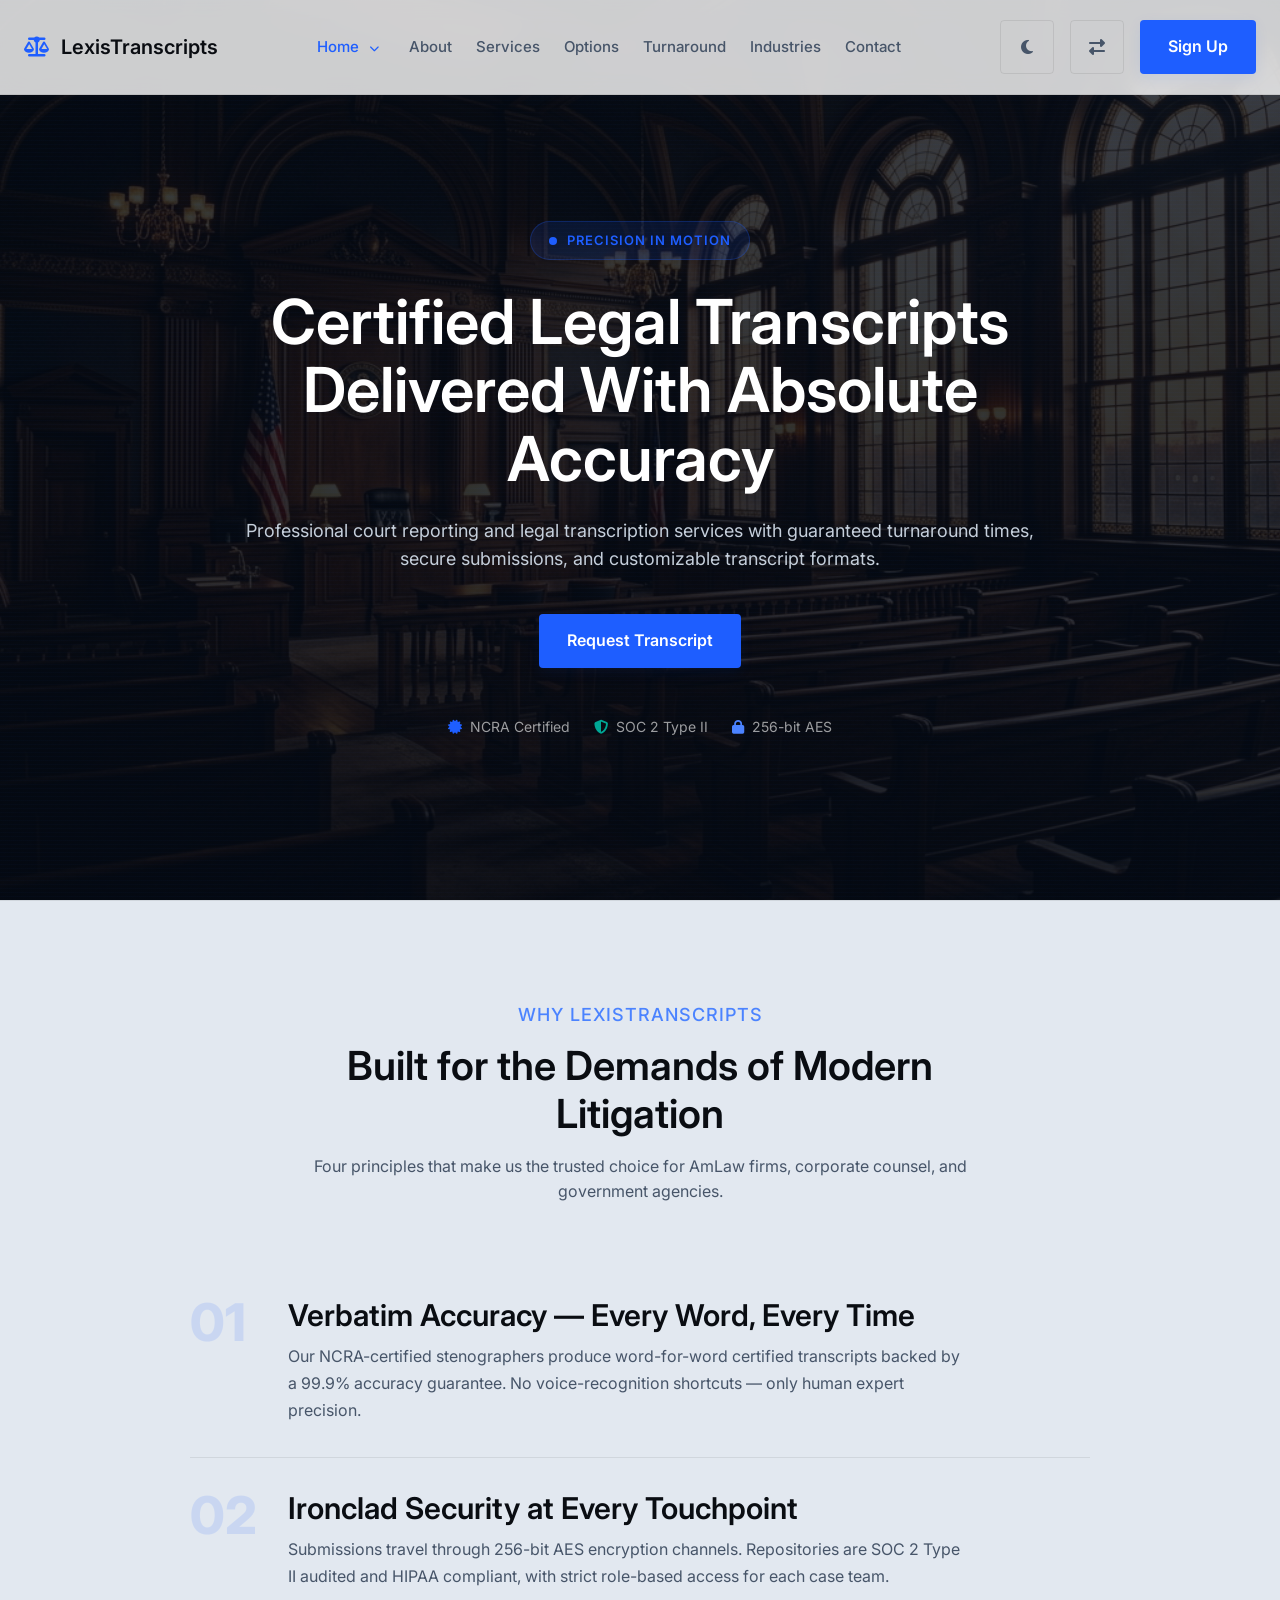
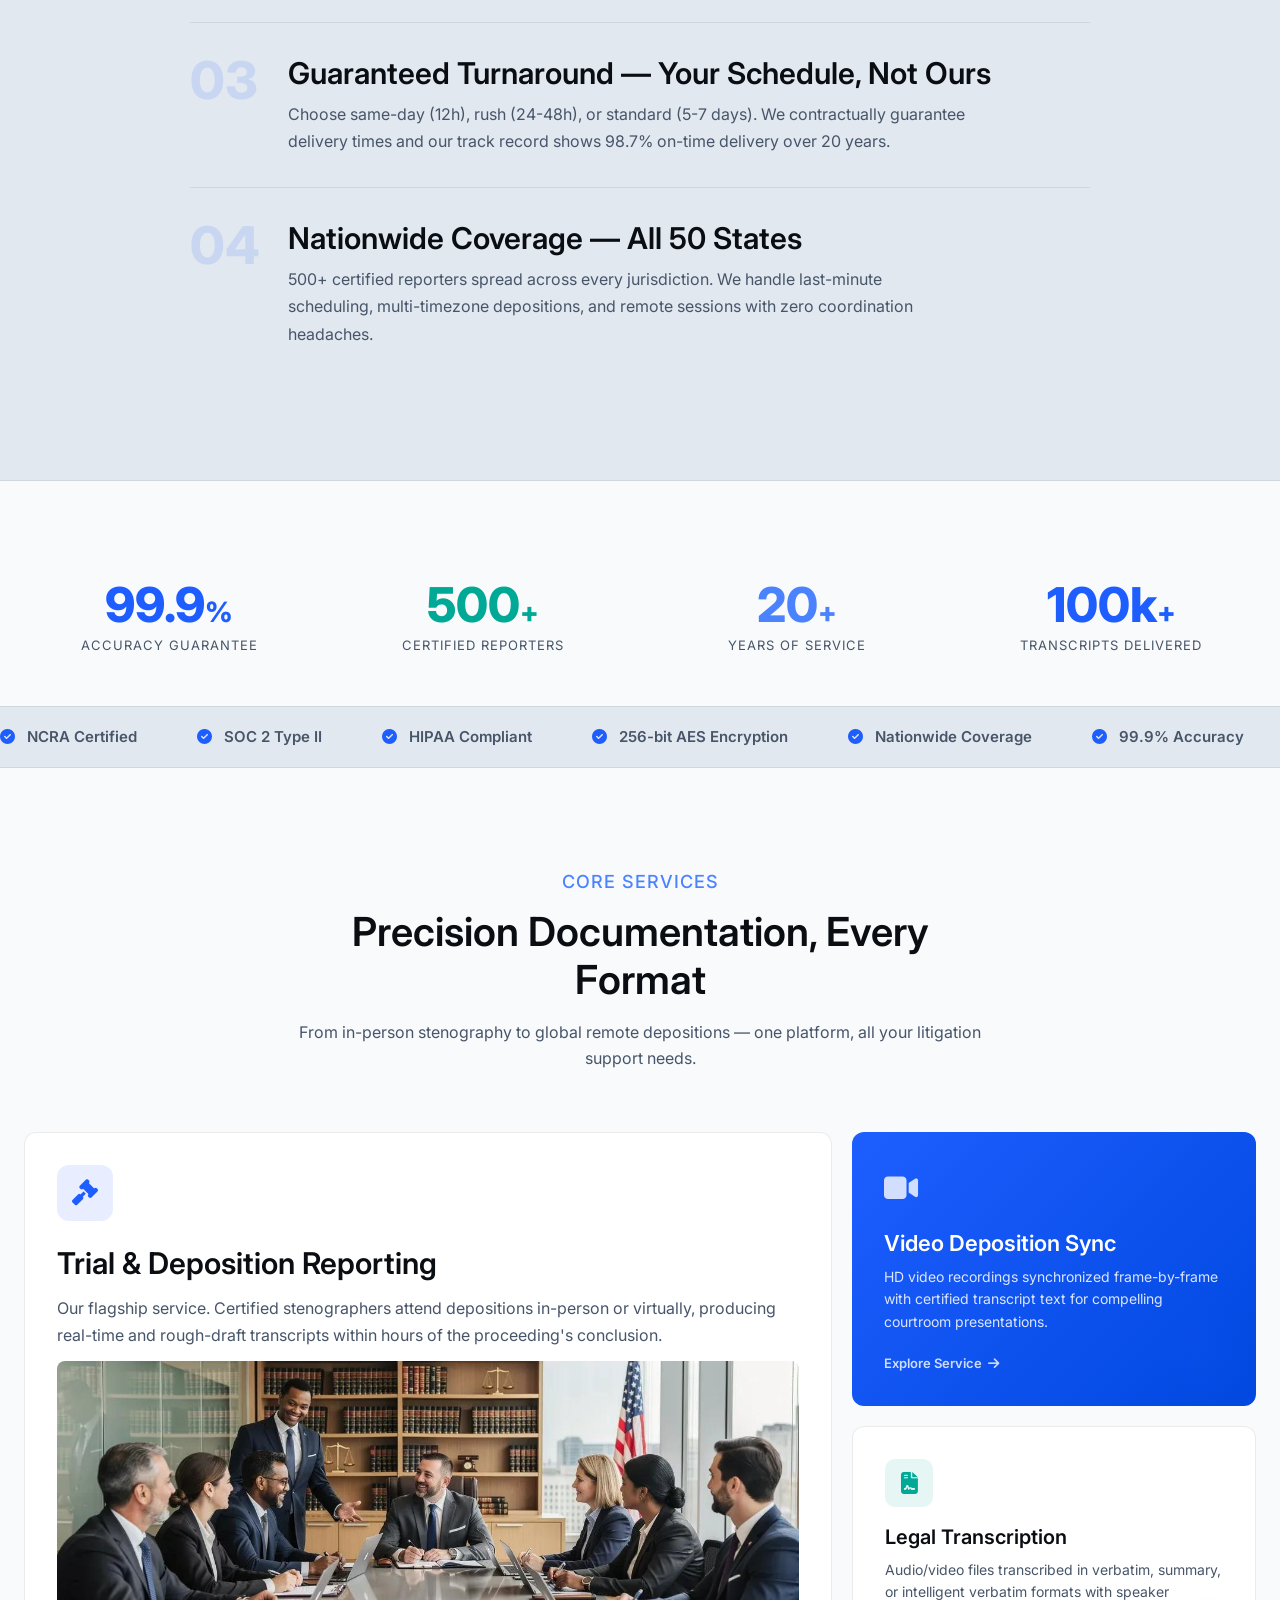
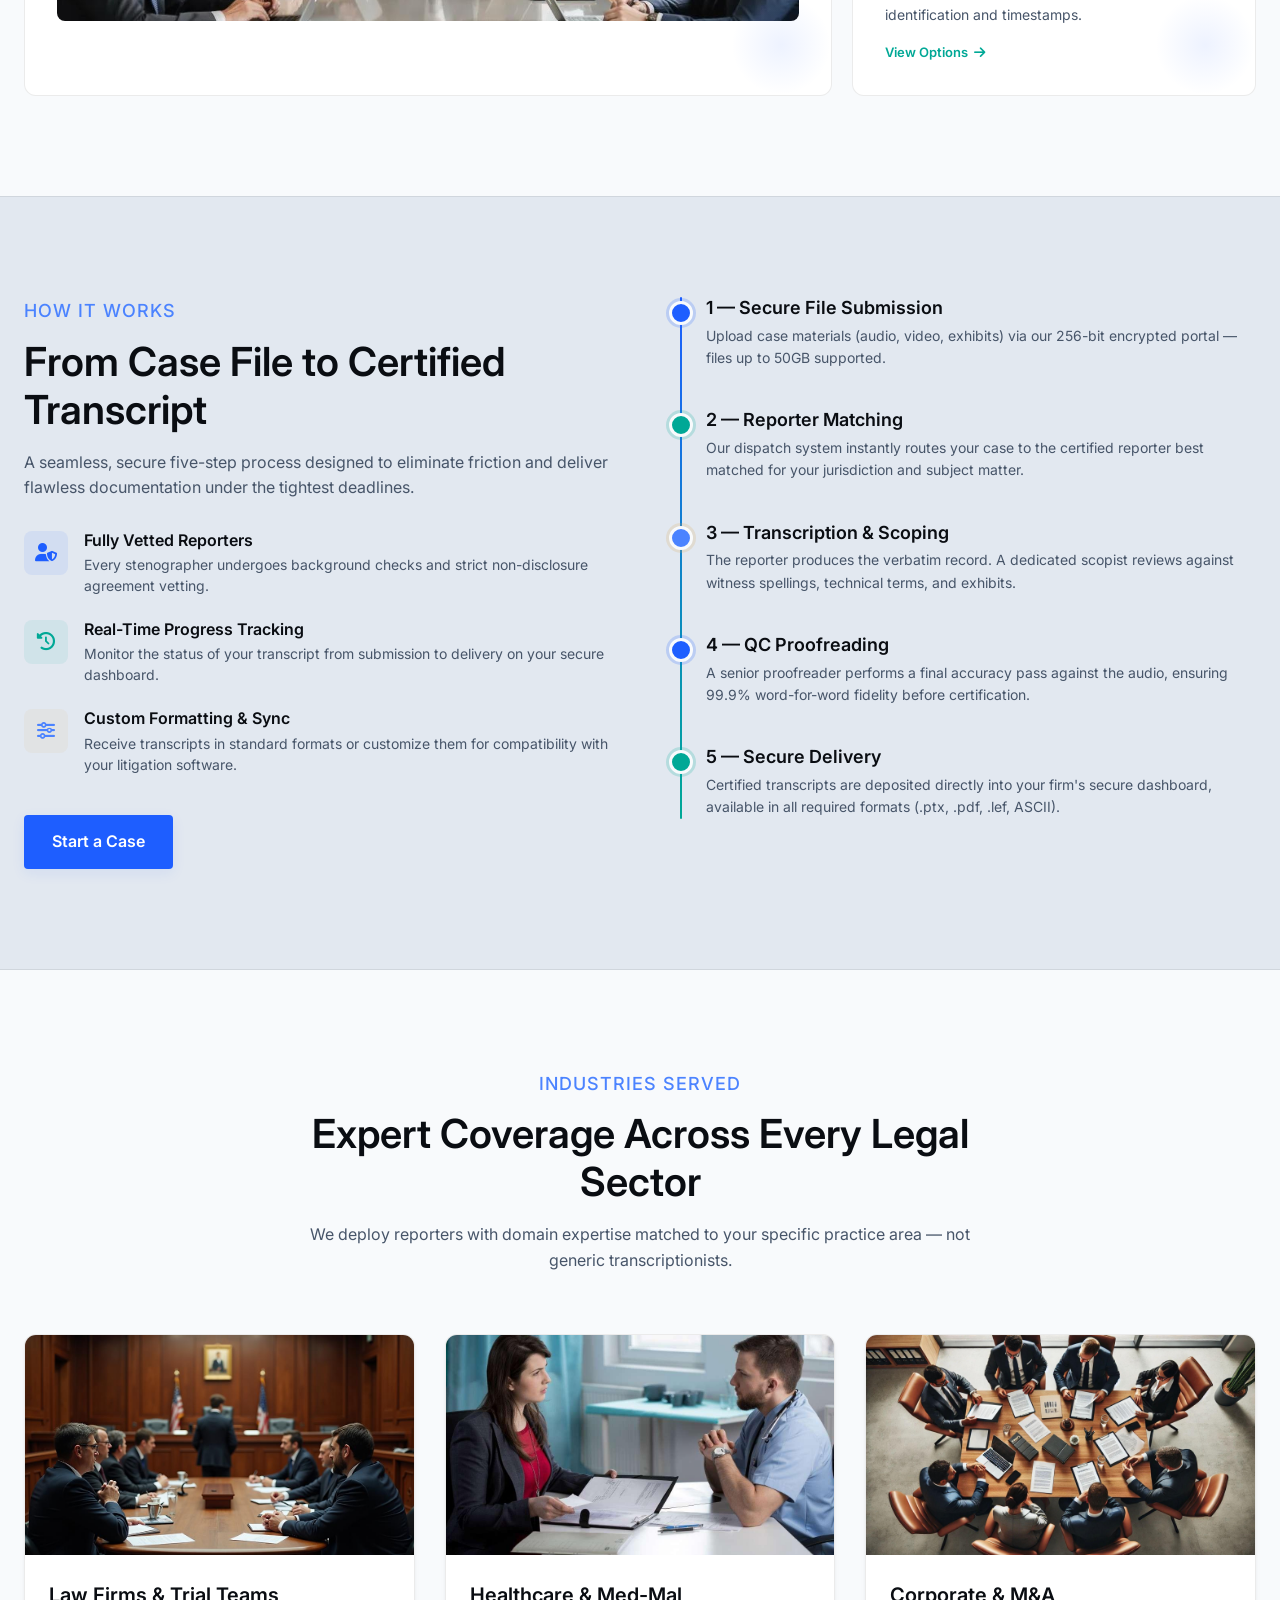
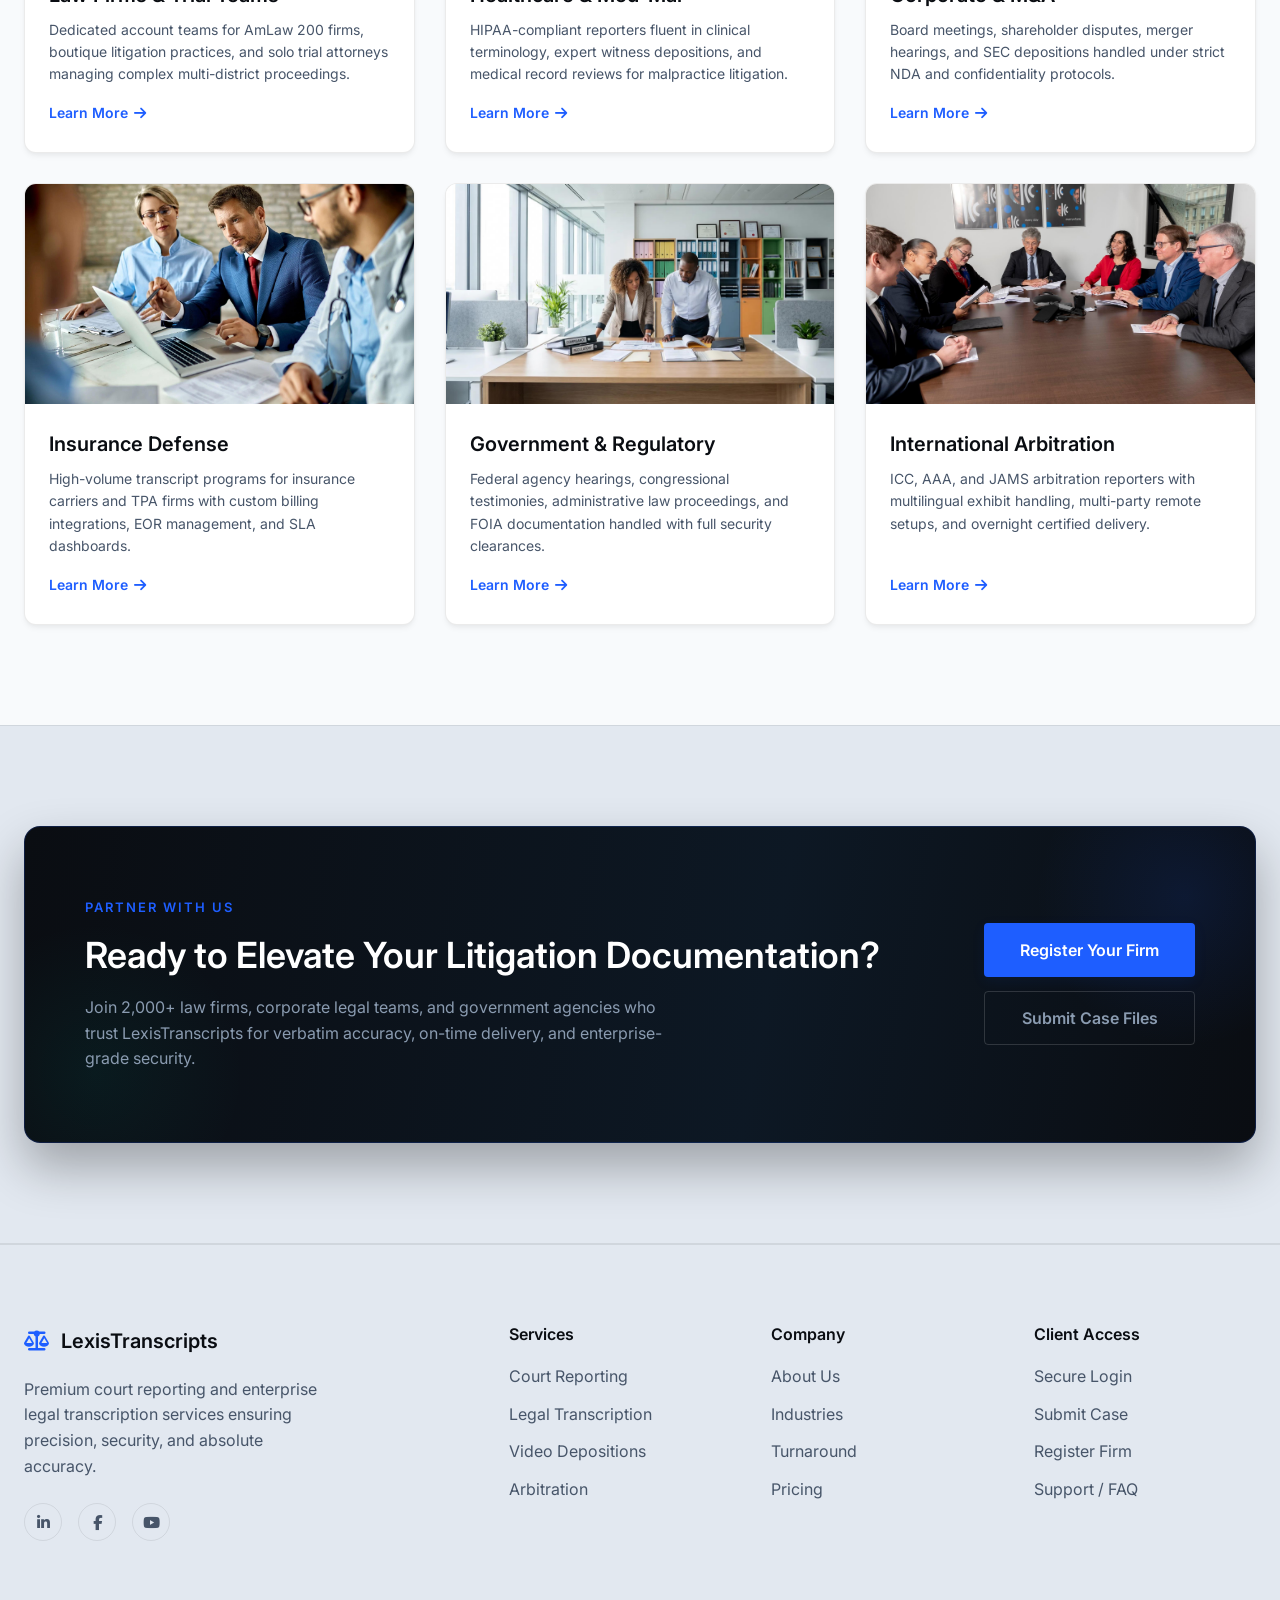
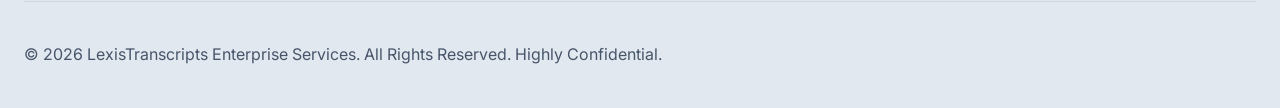
<file: index.html>
<!DOCTYPE html>
<html lang="en">

<head>
    <meta charset="UTF-8">
    <meta name="viewport" content="width=device-width, initial-scale=1.0">
    <meta name="description"
        content="Premium enterprise-grade court reporting and legal transcription services with guaranteed turnaround times, secure submissions, and customizable transcript formats.">
    <meta name="keywords"
        content="court reporter, legal transcription, deposition, arbitration, certified transcripts, legal services">
    <meta name="author" content="LexisTranscripts">
    <meta name="robots" content="index, follow">
    <meta property="og:title" content="Court Reporter &amp; Legal Transcription Service | Precision In Motion">
    <meta property="og:description"
        content="Premium enterprise-grade court reporting and legal transcription services.">
    <meta property="og:type" content="website">
    <meta property="og:url" content="https://lexistranscripts.com/">
    <title>Court Reporter &amp; Legal Transcription Service | Precision In Motion</title>
    <link rel="icon" type="image/x-icon"
        href="data:image/svg+xml,<svg xmlns='http://www.w3.org/2000/svg' viewBox='0 0 100 100'><text y='75' font-size='75' font-weight='bold' fill='%231E5EFF'>⚖</text></svg>">
    <link rel="stylesheet" href="css/style.css">
    <link rel="stylesheet" href="css/dark-mode.css">
    <link rel="stylesheet" href="css/rtl.css">
    <link rel="stylesheet" href="https://cdnjs.cloudflare.com/ajax/libs/font-awesome/6.4.0/css/all.min.css">
    <style>
        /* ── Hero with courtroom background ── */
        .hero-home1 {
            min-height: 100vh;
            display: flex;
            align-items: center;
            position: relative;
            overflow: hidden;
            background: linear-gradient(rgba(5, 10, 20, 0.78), rgba(5, 10, 20, 0.85)),
                url('images/hero-courtroom-bg.png') no-repeat center center / cover;
        }

        .hero-home1 .hero-content {
            position: relative;
            z-index: 2;
            max-width: 800px;
            margin: 0 auto;
            text-align: center;
        }

        .hero-home1 .hero-btns {
            justify-content: center;
        }

        .hero-home1 h1 {
            color: #FFFFFF;
        }

        .hero-home1 p {
            color: #C5CFDB;
            font-size: 18px;
            margin-bottom: 40px;
        }

        /* animated scan-line on hero */
        .hero-scanline {
            position: absolute;
            inset: 0;
            pointer-events: none;
            z-index: 1;
            background: repeating-linear-gradient(0deg,
                    transparent,
                    transparent 3px,
                    rgba(30, 94, 255, 0.025) 3px,
                    rgba(30, 94, 255, 0.025) 4px);
            animation: scanMove 8s linear infinite;
        }

        @keyframes scanMove {
            from {
                background-position: 0 0;
            }

            to {
                background-position: 0 100px;
            }
        }

        /* ── Section 1: Numbered Feature Rows ── */
        .feature-row {
            display: flex;
            align-items: flex-start;
            gap: 28px;
            padding: 32px 0;
            border-bottom: 1px solid var(--border-color);
        }

        .feature-row:last-child {
            border-bottom: none;
        }

        .feature-num {
            font-size: 52px;
            font-weight: 800;
            line-height: 1;
            color: var(--accent-primary);
            opacity: 0.12;
            flex-shrink: 0;
            width: 70px;
        }

        .feature-row:hover .feature-num {
            opacity: 0.35;
            transition: opacity 0.3s;
        }

        /* ── Section 2: Horizontal scrolling ticker ── */
        .ticker-wrap {
            overflow: hidden;
            position: relative;
            padding: 18px 0;
            border-top: 1px solid var(--border-color);
            border-bottom: 1px solid var(--border-color);
            background: var(--bg-secondary);
        }

        .ticker-inner {
            display: flex;
            gap: 60px;
            width: max-content;
            animation: tickerScroll 30s linear infinite;
        }

        .ticker-inner:hover {
            animation-play-state: paused;
        }

        @keyframes tickerScroll {
            from {
                transform: translateX(0);
            }

            to {
                transform: translateX(-50%);
            }
        }

        .ticker-item {
            display: flex;
            align-items: center;
            gap: 12px;
            font-size: 15px;
            font-weight: 600;
            color: var(--text-secondary);
            white-space: nowrap;
        }

        .ticker-item i {
            color: var(--accent-primary);
        }

        /* ── Section 3: Split bento grid ── */
        .bento-grid {
            display: grid;
            grid-template-columns: 2fr 1fr;
            grid-template-rows: auto auto;
            gap: 20px;
        }

        .bento-cell {
            background: var(--bg-card);
            border: 1px solid var(--border-color);
            border-radius: 12px;
            padding: 32px;
            overflow: hidden;
            transition: transform 0.35s ease, box-shadow 0.35s ease;
            position: relative;
        }

        .bento-cell:hover {
            transform: translateY(-4px);
            box-shadow: 0 16px 36px rgba(0, 0, 0, 0.12);
        }

        .bento-cell.tall {
            grid-row: span 2;
        }

        .bento-cell.accent-bg {
            background: linear-gradient(135deg, var(--accent-primary) 0%, #0048e0 100%);
            color: #fff;
            border: none;
        }

        .bento-cell.accent-bg h3,
        .bento-cell.accent-bg p {
            color: #fff;
        }

        .bento-cell::after {
            content: '';
            position: absolute;
            bottom: 0;
            right: 0;
            width: 100px;
            height: 100px;
            background: radial-gradient(circle, rgba(30, 94, 255, 0.08) 0%, transparent 70%);
        }

        /* ── Section 4: Timeline ── */
        .timeline {
            position: relative;
            padding-left: 36px;
        }

        .timeline::before {
            content: '';
            position: absolute;
            left: 10px;
            top: 0;
            bottom: 0;
            width: 2px;
            background: linear-gradient(to bottom, var(--accent-primary), var(--accent-secondary));
            border-radius: 2px;
        }

        .timeline-item {
            position: relative;
            margin-bottom: 40px;
        }

        .timeline-item:last-child {
            margin-bottom: 0;
        }

        .timeline-dot {
            position: absolute;
            left: -37px;
            top: 4px;
            width: 24px;
            height: 24px;
            border-radius: 50%;
            background: var(--accent-primary);
            border: 3px solid var(--bg-primary);
            box-shadow: 0 0 0 3px rgba(30, 94, 255, 0.2);
            animation: dotPulse 3s infinite;
        }

        @keyframes dotPulse {

            0%,
            100% {
                box-shadow: 0 0 0 3px rgba(30, 94, 255, 0.2)
            }

            50% {
                box-shadow: 0 0 0 8px rgba(30, 94, 255, 0)
            }
        }

        /* ── Section 5: Glow cards ── */
        .glow-card {
            background: var(--bg-card);
            border: 1px solid var(--border-color);
            border-radius: 12px;
            padding: 36px 30px;
            position: relative;
            overflow: hidden;
            transition: all 0.4s ease;
        }

        .glow-card::before {
            content: '';
            position: absolute;
            top: 0;
            left: 0;
            right: 0;
            height: 3px;
            background: linear-gradient(90deg, var(--accent-primary), var(--accent-secondary));
            opacity: 0;
            transition: opacity 0.4s;
        }

        .glow-card:hover::before {
            opacity: 1;
        }

        .glow-card:hover {
            transform: translateY(-6px);
            box-shadow: 0 20px 40px rgba(30, 94, 255, 0.1);
            border-color: rgba(30, 94, 255, 0.25);
        }

        .glow-icon {
            font-size: 36px;
            margin-bottom: 20px;
            display: block;
        }

        /* ── Section 6: CTA ── */
        .cta-band {
            background: linear-gradient(100deg, #0A0D12 0%, #0d1824 60%, #0A0D12 100%);
            border-radius: 16px;
            padding: 70px 60px;
            border: 1px solid rgba(30, 94, 255, 0.2);
            position: relative;
            overflow: hidden;
            box-shadow: 0 24px 50px rgba(0, 0, 0, 0.3);
        }

        .cta-band::before {
            content: '';
            position: absolute;
            top: -80px;
            right: -80px;
            width: 300px;
            height: 300px;
            background: radial-gradient(circle, rgba(30, 94, 255, 0.12) 0%, transparent 70%);
            pointer-events: none;
        }

        .cta-band::after {
            content: '';
            position: absolute;
            bottom: -80px;
            left: -80px;
            width: 300px;
            height: 300px;
            background: radial-gradient(circle, rgba(0, 168, 150, 0.08) 0%, transparent 70%);
            pointer-events: none;
        }

        @media(max-width:768px) {
            .bento-grid {
                grid-template-columns: 1fr;
            }

            .bento-cell.tall {
                grid-row: span 1;
            }

            .cta-band {
                padding: 40px 24px;
            }

            .feature-num {
                font-size: 36px;
                width: 50px;
            }
        }
    </style>
</head>

<body dir="ltr">
    <script>
        (function() {
            const savedDir = localStorage.getItem('site-dir') || 'ltr';
            document.body.setAttribute('dir', savedDir);
            const savedTheme = localStorage.getItem('site-theme') || 'light';
            if (savedTheme === 'dark') {
                document.body.classList.add('dark-mode');
            } else {
                document.body.classList.remove('dark-mode');
            }
        })();
    </script>

    <!-- Navbar -->
    <nav class="navbar">
        <div class="container">
            <a href="index.html" class="nav-brand">
                <i class="fa-solid fa-scale-balanced" style="color: var(--accent-primary);"></i>
                <span>LexisTranscripts</span>
            </a>

            <ul class="nav-links">
                <li class="desktop-only nav-item">
                    <a href="#" class="active">Home <i class="fa-solid fa-chevron-down"
                            style="font-size: 10px;"></i></a>
                    <div class="dropdown-menu">
                        <a href="index.html" class="active">Home 1</a>
                        <a href="home-2.html">Home 2</a>
                    </div>
                </li>
                <li class="mobile-only"><a href="index.html" class="active">Home 1</a></li>
                <li class="mobile-only"><a href="home-2.html">Home 2</a></li>
                <li><a href="about.html">About</a></li>
                <li><a href="services.html">Services</a></li>
                <li><a href="transcription-options.html">Options</a></li>
                <li><a href="turnaround-times.html">Turnaround</a></li>
                <li><a href="industries.html">Industries</a></li>
                <li><a href="contact.html">Contact</a></li>
            </ul>

            <div class="nav-actions">
                <a href="#" id="dark-mode-toggle" title="Toggle Light/Dark"
                    style="color: var(--text-secondary); text-decoration: none;"><i class="fa-solid fa-moon"></i></a>
                <a href="#" id="rtl-toggle" title="Toggle RTL"
                    style="color: var(--text-secondary); text-decoration: none;"><i
                        class="fa-solid fa-right-left"></i></a>
                <a href="register.html" class="btn btn-primary">Sign Up</a>
            </div>

            <button class="nav-toggle">
                <i class="fa-solid fa-bars"></i>
            </button>
        </div>
    </nav>

    <!-- ══════════════════════════════════════════
         HERO — Courtroom Background Image
    ══════════════════════════════════════════ -->
    <section class="hero-home1" style="padding: 180px 0 120px;">
        <div class="hero-scanline"></div>
        <div class="container">
            <div class="hero-content">
                <div
                    style="display: inline-flex; align-items: center; gap: 10px; background: rgba(30,94,255,0.12); border: 1px solid rgba(30,94,255,0.25); border-radius: 50px; padding: 8px 18px; margin-bottom: 28px;">
                    <span
                        style="width: 8px; height: 8px; border-radius: 50%; background: var(--accent-primary); animation: precisionPulse 2s infinite; display: inline-block;"></span>
                    <span
                        style="font-size: 13px; font-weight: 600; color: var(--accent-primary); text-transform: uppercase; letter-spacing: 1px;">Precision
                        In Motion</span>
                </div>
                <h1 style="font-size: 62px; line-height: 1.1; margin-bottom: 24px;">Certified Legal Transcripts
                    Delivered With Absolute Accuracy</h1>
                <p>Professional court reporting and legal transcription services with guaranteed turnaround times,
                    secure submissions, and customizable transcript formats.</p>
                <div class="hero-btns">

                    <a href="contact.html" class="btn btn-primary">Request Transcript</a>
                </div>
                <!-- Mini trust indicators -->
                <div
                    style="display: flex; align-items: center; justify-content: center; gap: 24px; margin-top: 48px; flex-wrap: wrap;">
                    <div
                        style="display: flex; align-items: center; gap: 8px; color: rgba(255,255,255,0.6); font-size: 14px;">
                        <i class="fa-solid fa-certificate" style="color: var(--accent-primary);"></i> NCRA Certified
                    </div>
                    <div
                        style="display: flex; align-items: center; gap: 8px; color: rgba(255,255,255,0.6); font-size: 14px;">
                        <i class="fa-solid fa-shield-halved" style="color: var(--accent-secondary);"></i> SOC 2 Type II
                    </div>
                    <div
                        style="display: flex; align-items: center; gap: 8px; color: rgba(255,255,255,0.6); font-size: 14px;">
                        <i class="fa-solid fa-lock" style="color: var(--accent-third);"></i> 256-bit AES
                    </div>
                </div>
            </div>
        </div>
    </section>

    <!-- ══════════════════════════════════════════
         SECTION 1 — Numbered Feature Rows
         "Why LexisTranscripts" value propositions
    ══════════════════════════════════════════ -->
    <section class="section section-bg-secondary">
        <div class="container">
            <div class="section-header">
                <span class="subheading">Why LexisTranscripts</span>
                <h2>Built for the Demands of Modern Litigation</h2>
                <p>Four principles that make us the trusted choice for AmLaw firms, corporate counsel, and government
                    agencies.</p>
            </div>

            <div style="max-width: 900px; margin: 0 auto;">
                <div class="feature-row">
                    <div class="feature-num">01</div>
                    <div>
                        <h3 style="margin-bottom: 10px;">Verbatim Accuracy — Every Word, Every Time</h3>
                        <p style="color: var(--text-secondary); line-height: 1.7; max-width: 680px;">Our NCRA-certified
                            stenographers produce word-for-word certified transcripts backed by a 99.9% accuracy
                            guarantee. No voice-recognition shortcuts — only human expert precision.</p>
                    </div>
                </div>
                <div class="feature-row">
                    <div class="feature-num">02</div>
                    <div>
                        <h3 style="margin-bottom: 10px;">Ironclad Security at Every Touchpoint</h3>
                        <p style="color: var(--text-secondary); line-height: 1.7; max-width: 680px;">Submissions travel
                            through 256-bit AES encryption channels. Repositories are SOC 2 Type II audited and HIPAA
                            compliant, with strict role-based access for each case team.</p>
                    </div>
                </div>
                <div class="feature-row">
                    <div class="feature-num">03</div>
                    <div>
                        <h3 style="margin-bottom: 10px;">Guaranteed Turnaround — Your Schedule, Not Ours</h3>
                        <p style="color: var(--text-secondary); line-height: 1.7; max-width: 680px;">Choose same-day
                            (12h), rush (24-48h), or standard (5-7 days). We contractually guarantee delivery times and
                            our track record shows 98.7% on-time delivery over 20 years.</p>
                    </div>
                </div>
                <div class="feature-row">
                    <div class="feature-num">04</div>
                    <div>
                        <h3 style="margin-bottom: 10px;">Nationwide Coverage — All 50 States</h3>
                        <p style="color: var(--text-secondary); line-height: 1.7; max-width: 680px;">500+ certified
                            reporters spread across every jurisdiction. We handle last-minute scheduling, multi-timezone
                            depositions, and remote sessions with zero coordination headaches.</p>
                    </div>
                </div>
            </div>
        </div>
    </section>

    <!-- ══════════════════════════════════════════
         SECTION 2 — Scrolling Trust Ticker
         + Stats row
    ══════════════════════════════════════════ -->
    <section class="section" style="padding-bottom: 0;">
        <div class="container" style="margin-bottom: 50px;">
            <div class="stats-grid">
                <div>
                    <div style="font-size: 48px; font-weight: 800; color: var(--accent-primary); line-height: 1;">
                        99.9<span style="font-size: 28px;">%</span></div>
                    <div
                        style="font-size: 13px; text-transform: uppercase; letter-spacing: 1px; color: var(--text-secondary); margin-top: 6px;">
                        Accuracy Guarantee</div>
                </div>
                <div>
                    <div style="font-size: 48px; font-weight: 800; color: var(--accent-secondary); line-height: 1;">
                        500<span style="font-size: 28px;">+</span></div>
                    <div
                        style="font-size: 13px; text-transform: uppercase; letter-spacing: 1px; color: var(--text-secondary); margin-top: 6px;">
                        Certified Reporters</div>
                </div>
                <div>
                    <div style="font-size: 48px; font-weight: 800; color: var(--accent-third); line-height: 1;">20<span
                            style="font-size: 28px;">+</span></div>
                    <div
                        style="font-size: 13px; text-transform: uppercase; letter-spacing: 1px; color: var(--text-secondary); margin-top: 6px;">
                        Years of Service</div>
                </div>
                <div>
                    <div style="font-size: 48px; font-weight: 800; color: var(--accent-primary); line-height: 1;">
                        100k<span style="font-size: 28px;">+</span></div>
                    <div
                        style="font-size: 13px; text-transform: uppercase; letter-spacing: 1px; color: var(--text-secondary); margin-top: 6px;">
                        Transcripts Delivered</div>
                </div>
            </div>
        </div>
        <!-- Ticker -->
        <div class="ticker-wrap">
            <div class="ticker-inner">
                <!-- First set -->
                <div class="ticker-item"><i class="fa-solid fa-circle-check"></i> NCRA Certified</div>
                <div class="ticker-item"><i class="fa-solid fa-circle-check"></i> SOC 2 Type II</div>
                <div class="ticker-item"><i class="fa-solid fa-circle-check"></i> HIPAA Compliant</div>
                <div class="ticker-item"><i class="fa-solid fa-circle-check"></i> 256-bit AES Encryption</div>
                <div class="ticker-item"><i class="fa-solid fa-circle-check"></i> Nationwide Coverage</div>
                <div class="ticker-item"><i class="fa-solid fa-circle-check"></i> 99.9% Accuracy</div>
                <div class="ticker-item"><i class="fa-solid fa-circle-check"></i> Same-Day Delivery</div>
                <div class="ticker-item"><i class="fa-solid fa-circle-check"></i> AmLaw 100 Trusted</div>
                <div class="ticker-item"><i class="fa-solid fa-circle-check"></i> Zoom / Webex Depos</div>
                <div class="ticker-item"><i class="fa-solid fa-circle-check"></i> LiveNote Compatible</div>
                <!-- Duplicated for infinite scroll -->
                <div class="ticker-item"><i class="fa-solid fa-circle-check"></i> NCRA Certified</div>
                <div class="ticker-item"><i class="fa-solid fa-circle-check"></i> SOC 2 Type II</div>
                <div class="ticker-item"><i class="fa-solid fa-circle-check"></i> HIPAA Compliant</div>
                <div class="ticker-item"><i class="fa-solid fa-circle-check"></i> 256-bit AES Encryption</div>
                <div class="ticker-item"><i class="fa-solid fa-circle-check"></i> Nationwide Coverage</div>
                <div class="ticker-item"><i class="fa-solid fa-circle-check"></i> 99.9% Accuracy</div>
                <div class="ticker-item"><i class="fa-solid fa-circle-check"></i> Same-Day Delivery</div>
                <div class="ticker-item"><i class="fa-solid fa-circle-check"></i> AmLaw 100 Trusted</div>
                <div class="ticker-item"><i class="fa-solid fa-circle-check"></i> Zoom / Webex Depos</div>
                <div class="ticker-item"><i class="fa-solid fa-circle-check"></i> LiveNote Compatible</div>
            </div>
        </div>
    </section>

    <!-- ══════════════════════════════════════════
         SECTION 3 — Bento Grid Services
    ══════════════════════════════════════════ -->
    <section class="section">
        <div class="container">
            <div class="section-header">
                <span class="subheading">Core Services</span>
                <h2>Precision Documentation, Every Format</h2>
                <p>From in-person stenography to global remote depositions — one platform, all your litigation support
                    needs.</p>
            </div>

            <div class="bento-grid">
                <!-- Large featured cell -->
                <div class="bento-cell tall"
                    style="background: var(--bg-card); display: flex; flex-direction: column; justify-content: flex-start; min-height: 360px;">
                    <div>
                        <div
                            style="width: 56px; height: 56px; background: rgba(30,94,255,0.1); border-radius: 12px; display: flex; align-items: center; justify-content: center; font-size: 26px; color: var(--accent-primary); margin-bottom: 24px;">
                            <i class="fa-solid fa-gavel"></i>
                        </div>
                        <h3 style="margin-bottom: 14px;">Trial & Deposition Reporting</h3>
                        <p style="color: var(--text-secondary); line-height: 1.7;">Our flagship service. Certified
                            stenographers attend depositions in-person or virtually, producing real-time and rough-draft
                            transcripts within hours of the proceeding's conclusion.</p>
                    </div>
                    <img src="images/trial.jpg" alt="Deposition"
                        style="width: 100%; height: 260px; object-fit: cover; border-radius: 8px; margin-top: 12px;">
                </div>

                <!-- Right top -->
                <div class="bento-cell accent-bg"
                    style="display: flex; flex-direction: column; justify-content: space-between;">
                    <div>
                        <div style="font-size: 30px; color: rgba(255,255,255,0.8); margin-bottom: 18px;"><i
                                class="fa-solid fa-video"></i></div>
                        <h3 style="font-size: 22px; margin-bottom: 10px;">Video Deposition Sync</h3>
                        <p style="font-size: 14px; opacity: 0.85;">HD video recordings synchronized frame-by-frame with
                            certified transcript text for compelling courtroom presentations.</p>
                    </div>
                    <a href="services.html"
                        style="color: rgba(255,255,255,0.8); font-size: 13px; font-weight: 600; text-decoration: none; margin-top: 20px; display: inline-flex; align-items: center; gap: 6px;">Explore
                        Service <i class="fa-solid fa-arrow-right"></i></a>
                </div>

                <!-- Right bottom -->
                <div class="bento-cell" style="display: flex; flex-direction: column; justify-content: space-between;">
                    <div>
                        <div
                            style="width: 48px; height: 48px; background: rgba(0,168,150,0.1); border-radius: 10px; display: flex; align-items: center; justify-content: center; font-size: 22px; color: var(--accent-secondary); margin-bottom: 18px;">
                            <i class="fa-solid fa-file-contract"></i>
                        </div>
                        <h3 style="font-size: 20px; margin-bottom: 10px;">Legal Transcription</h3>
                        <p style="font-size: 14px; color: var(--text-secondary);">Audio/video files transcribed in
                            verbatim, summary, or intelligent verbatim formats with speaker identification and
                            timestamps.</p>
                    </div>
                    <a href="transcription-options.html"
                        style="color: var(--accent-secondary); font-size: 13px; font-weight: 600; text-decoration: none; margin-top: 16px; display: inline-flex; align-items: center; gap: 6px;">View
                        Options <i class="fa-solid fa-arrow-right"></i></a>
                </div>
            </div>
        </div>
    </section>

    <!-- ══════════════════════════════════════════
         SECTION 4 — Animated Timeline: How It Works
    ══════════════════════════════════════════ -->
    <section class="section section-bg-secondary">
        <div class="container">
            <div class="grid-2" style="gap: 60px; align-items: start;">
                <div>
                    <span class="subheading">How It Works</span>
                    <h2 style="margin-bottom: 16px;">From Case File to Certified Transcript</h2>
                    <p style="margin-bottom: 30px; color: var(--text-secondary);">A seamless, secure five-step process
                        designed to eliminate friction and deliver flawless documentation under the tightest deadlines.
                    </p>

                    <!-- Process highlights to balance height -->
                    <div style="margin-bottom: 40px; display: grid; gap: 24px; text-align: start;">
                        <div style="display: flex; gap: 16px; align-items: flex-start;">
                            <div
                                style="width: 44px; height: 44px; background: rgba(30, 94, 255, 0.08); border-radius: 8px; display: flex; align-items: center; justify-content: center; color: var(--accent-primary); flex-shrink: 0; font-size: 18px;">
                                <i class="fa-solid fa-user-shield"></i>
                            </div>
                            <div>
                                <h4
                                    style="margin-bottom: 4px; font-size: 16px; color: var(--text-primary); text-align: start;">
                                    Fully Vetted Reporters</h4>
                                <p
                                    style="font-size: 14px; margin-bottom: 0; color: var(--text-secondary); line-height: 1.5; text-align: start;">
                                    Every stenographer undergoes background checks and strict non-disclosure agreement
                                    vetting.</p>
                            </div>
                        </div>
                        <div style="display: flex; gap: 16px; align-items: flex-start;">
                            <div
                                style="width: 44px; height: 44px; background: rgba(0, 168, 150, 0.08); border-radius: 8px; display: flex; align-items: center; justify-content: center; color: var(--accent-secondary); flex-shrink: 0; font-size: 18px;">
                                <i class="fa-solid fa-clock-rotate-left"></i>
                            </div>
                            <div>
                                <h4
                                    style="margin-bottom: 4px; font-size: 16px; color: var(--text-primary); text-align: start;">
                                    Real-Time Progress Tracking</h4>
                                <p
                                    style="font-size: 14px; margin-bottom: 0; color: var(--text-secondary); line-height: 1.5; text-align: start;">
                                    Monitor the status of your transcript from submission to delivery on your secure
                                    dashboard.</p>
                            </div>
                        </div>
                        <div style="display: flex; gap: 16px; align-items: flex-start;">
                            <div
                                style="width: 44px; height: 44px; background: rgba(214, 167, 86, 0.08); border-radius: 8px; display: flex; align-items: center; justify-content: center; color: var(--accent-third); flex-shrink: 0; font-size: 18px;">
                                <i class="fa-solid fa-sliders"></i>
                            </div>
                            <div>
                                <h4
                                    style="margin-bottom: 4px; font-size: 16px; color: var(--text-primary); text-align: start;">
                                    Custom Formatting & Sync</h4>
                                <p
                                    style="font-size: 14px; margin-bottom: 0; color: var(--text-secondary); line-height: 1.5; text-align: start;">
                                    Receive transcripts in standard formats or customize them for compatibility with
                                    your litigation software.</p>
                            </div>
                        </div>
                    </div>

                    <a href="contact.html" class="btn btn-primary">Start a Case</a>
                </div>
                <div class="timeline">
                    <div class="timeline-item">
                        <div class="timeline-dot"></div>
                        <h4 style="margin-bottom: 6px; font-size: 18px;">1 — Secure File Submission</h4>
                        <p style="font-size: 14px; color: var(--text-secondary); line-height: 1.6;">Upload case
                            materials (audio, video, exhibits) via our 256-bit encrypted portal — files up to 50GB
                            supported.</p>
                    </div>
                    <div class="timeline-item">
                        <div class="timeline-dot"
                            style="background: var(--accent-secondary); box-shadow: 0 0 0 3px rgba(0,168,150,0.2);">
                        </div>
                        <h4 style="margin-bottom: 6px; font-size: 18px;">2 — Reporter Matching</h4>
                        <p style="font-size: 14px; color: var(--text-secondary); line-height: 1.6;">Our dispatch system
                            instantly routes your case to the certified reporter best matched for your jurisdiction and
                            subject matter.</p>
                    </div>
                    <div class="timeline-item">
                        <div class="timeline-dot"
                            style="background: var(--accent-third); box-shadow: 0 0 0 3px rgba(214,167,86,0.2);"></div>
                        <h4 style="margin-bottom: 6px; font-size: 18px;">3 — Transcription & Scoping</h4>
                        <p style="font-size: 14px; color: var(--text-secondary); line-height: 1.6;">The reporter
                            produces the verbatim record. A dedicated scopist reviews against witness spellings,
                            technical terms, and exhibits.</p>
                    </div>
                    <div class="timeline-item">
                        <div class="timeline-dot"></div>
                        <h4 style="margin-bottom: 6px; font-size: 18px;">4 — QC Proofreading</h4>
                        <p style="font-size: 14px; color: var(--text-secondary); line-height: 1.6;">A senior proofreader
                            performs a final accuracy pass against the audio, ensuring 99.9% word-for-word fidelity
                            before certification.</p>
                    </div>
                    <div class="timeline-item">
                        <div class="timeline-dot"
                            style="background: var(--accent-secondary); box-shadow: 0 0 0 3px rgba(0,168,150,0.2);">
                        </div>
                        <h4 style="margin-bottom: 6px; font-size: 18px;">5 — Secure Delivery</h4>
                        <p style="font-size: 14px; color: var(--text-secondary); line-height: 1.6;">Certified
                            transcripts are deposited directly into your firm's secure dashboard, available in all
                            required formats (.ptx, .pdf, .lef, ASCII).</p>
                    </div>
                </div>
            </div>
        </div>
    </section>

    <!-- ══════════════════════════════════════════
         SECTION 5 — Industry Cards
    ══════════════════════════════════════════ -->
    <section class="section">
        <div class="container">
            <div class="section-header">
                <span class="subheading">Industries Served</span>
                <h2>Expert Coverage Across Every Legal Sector</h2>
                <p>We deploy reporters with domain expertise matched to your specific practice area — not generic
                    transcriptionists.</p>
            </div>

            <div class="grid-3">
                <!-- Law Firms -->
                <div class="industry-card">
                    <div class="industry-card-img-wrap">
                        <img src="images/law-firm.jpg" alt="Law Firms and Trial Teams">
                    </div>
                    <div class="industry-card-content">
                        <h3>Law Firms &amp; Trial Teams</h3>
                        <p>Dedicated account teams for AmLaw 200 firms, boutique litigation practices, and solo trial
                            attorneys managing complex multi-district proceedings.</p>
                        <a href="industries.html"
                            style="color: var(--accent-primary); text-decoration: none; font-weight: 600; font-size: 14px; display: inline-flex; align-items: center; gap: 6px; margin-top: 16px;">Learn
                            More <i class="fa-solid fa-arrow-right"></i></a>
                    </div>
                </div>
                <!-- Healthcare -->
                <div class="industry-card">
                    <div class="industry-card-img-wrap">
                        <img src="images/healthcare.jpg" alt="Healthcare and Med-Mal">
                    </div>
                    <div class="industry-card-content">
                        <h3>Healthcare &amp; Med-Mal</h3>
                        <p>HIPAA-compliant reporters fluent in clinical terminology, expert witness depositions, and
                            medical record reviews for malpractice litigation.</p>
                        <a href="industries.html"
                            style="color: var(--accent-primary); text-decoration: none; font-weight: 600; font-size: 14px; display: inline-flex; align-items: center; gap: 6px; margin-top: 16px;">Learn
                            More <i class="fa-solid fa-arrow-right"></i></a>
                    </div>
                </div>
                <!-- Corporate -->
                <div class="industry-card">
                    <div class="industry-card-img-wrap">
                        <img src="images/corportate.jpg" alt="Corporate and M and A">
                    </div>
                    <div class="industry-card-content">
                        <h3>Corporate &amp; M&amp;A</h3>
                        <p>Board meetings, shareholder disputes, merger hearings, and SEC depositions handled under
                            strict NDA and confidentiality protocols.</p>
                        <a href="industries.html"
                            style="color: var(--accent-primary); text-decoration: none; font-weight: 600; font-size: 14px; display: inline-flex; align-items: center; gap: 6px; margin-top: 16px;">Learn
                            More <i class="fa-solid fa-arrow-right"></i></a>
                    </div>
                </div>
                <!-- Insurance -->
                <div class="industry-card">
                    <div class="industry-card-img-wrap">
                        <img src="images/insurance.jpg" alt="Insurance Defense">
                    </div>
                    <div class="industry-card-content">
                        <h3>Insurance Defense</h3>
                        <p>High-volume transcript programs for insurance carriers and TPA firms with custom billing
                            integrations, EOR management, and SLA dashboards.</p>
                        <a href="industries.html"
                            style="color: var(--accent-primary); text-decoration: none; font-weight: 600; font-size: 14px; display: inline-flex; align-items: center; gap: 6px; margin-top: 16px;">Learn
                            More <i class="fa-solid fa-arrow-right"></i></a>
                    </div>
                </div>
                <!-- Government -->
                <div class="industry-card">
                    <div class="industry-card-img-wrap">
                        <img src="images/regular.jpg" alt="Government and Regulatory">
                    </div>
                    <div class="industry-card-content">
                        <h3>Government &amp; Regulatory</h3>
                        <p>Federal agency hearings, congressional testimonies, administrative law proceedings, and FOIA
                            documentation handled with full security clearances.</p>
                        <a href="industries.html"
                            style="color: var(--accent-primary); text-decoration: none; font-weight: 600; font-size: 14px; display: inline-flex; align-items: center; gap: 6px; margin-top: 16px;">Learn
                            More <i class="fa-solid fa-arrow-right"></i></a>
                    </div>
                </div>
                <!-- International Arbitration -->
                <div class="industry-card">
                    <div class="industry-card-img-wrap">
                        <img src="images/arbitration.jpg" alt="International Arbitration">
                    </div>
                    <div class="industry-card-content">
                        <h3>International Arbitration</h3>
                        <p>ICC, AAA, and JAMS arbitration reporters with multilingual exhibit handling, multi-party
                            remote setups, and overnight certified delivery.</p>
                        <a href="industries.html"
                            style="color: var(--accent-primary); text-decoration: none; font-weight: 600; font-size: 14px; display: inline-flex; align-items: center; gap: 6px; margin-top: 16px;">Learn
                            More <i class="fa-solid fa-arrow-right"></i></a>
                    </div>
                </div>
            </div>

        </div>
    </section>

    <!-- ══════════════════════════════════════════
         SECTION 6 — Premium CTA Band
    ══════════════════════════════════════════ -->
    <section class="section section-bg-secondary">
        <div class="container">
            <div class="cta-band">
                <div class="cta-grid">
                    <div>
                        <span
                            style="font-size: 13px; font-weight: 600; text-transform: uppercase; letter-spacing: 2px; color: var(--accent-primary); display: block; margin-bottom: 16px;">Partner
                            With Us</span>
                        <h2 style="color: #FFFFFF; margin-bottom: 18px; font-size: 36px; line-height: 1.2;">Ready to
                            Elevate Your Litigation Documentation?</h2>
                        <p style="color: #8A9BB0; font-size: 16px; line-height: 1.6; max-width: 600px;">Join 2,000+ law
                            firms, corporate legal teams, and government agencies who trust LexisTranscripts for
                            verbatim accuracy, on-time delivery, and enterprise-grade security.</p>
                    </div>
                    <div class="cta-buttons">
                        <a href="register.html" class="btn btn-primary"
                            style="white-space: nowrap; padding: 0 36px;">Register Your Firm</a>
                        <a href="contact.html" class="btn btn-secondary"
                            style="white-space: nowrap; padding: 0 36px; color: #8A9BB0; border-color: rgba(255,255,255,0.15);">Submit
                            Case Files</a>
                    </div>
                </div>
            </div>
        </div>
    </section>

    <!-- Footer -->
    <footer class="footer">
        <div class="container">
            <div class="footer-grid">
                <div class="footer-brand">
                    <a href="index.html" class="nav-brand" style="margin-bottom: 20px;">
                        <i class="fa-solid fa-scale-balanced" style="color: var(--accent-primary);"></i>
                        <span>LexisTranscripts</span>
                    </a>
                    <p>Premium court reporting and enterprise legal transcription services ensuring precision, security,
                        and absolute accuracy.</p>
                    <div class="footer-socials">
                        <a href="#" class="social-icon" title="LinkedIn"><i class="fa-brands fa-linkedin-in"></i></a>
                        <a href="#" class="social-icon" title="Facebook"><i class="fa-brands fa-facebook-f"></i></a>
                        <a href="#" class="social-icon" title="YouTube"><i class="fa-brands fa-youtube"></i></a>
                    </div>
                </div>
                <div class="footer-links">
                    <h4>Services</h4>
                    <ul>
                        <li><a href="services.html">Court Reporting</a></li>
                        <li><a href="transcription-options.html">Legal Transcription</a></li>
                        <li><a href="service-details.html">Video Depositions</a></li>
                        <li><a href="services.html">Arbitration</a></li>
                    </ul>
                </div>
                <div class="footer-links">
                    <h4>Company</h4>
                    <ul>
                        <li><a href="about.html">About Us</a></li>
                        <li><a href="industries.html">Industries</a></li>
                        <li><a href="turnaround-times.html">Turnaround</a></li>
                        <li><a href="pricing.html">Pricing</a></li>
                    </ul>
                </div>
                <div class="footer-links">
                    <h4>Client Access</h4>
                    <ul>
                        <li><a href="login.html">Secure Login</a></li>
                        <li><a href="contact.html">Submit Case</a></li>
                        <li><a href="register.html">Register Firm</a></li>
                        <li><a href="faq.html">Support / FAQ</a></li>
                    </ul>
                </div>
            </div>
            <div class="footer-bottom">
                <p>&copy; 2026 LexisTranscripts Enterprise Services. All Rights Reserved. Highly Confidential.</p>
            </div>
        </div>
    </footer>

    <button id="scrollTopBtn" title="Go to top" aria-label="Scroll to top"><i class="fa-solid fa-arrow-up"></i></button>
    <script src="js/main.js"></script>
</body>

</html>
</file>
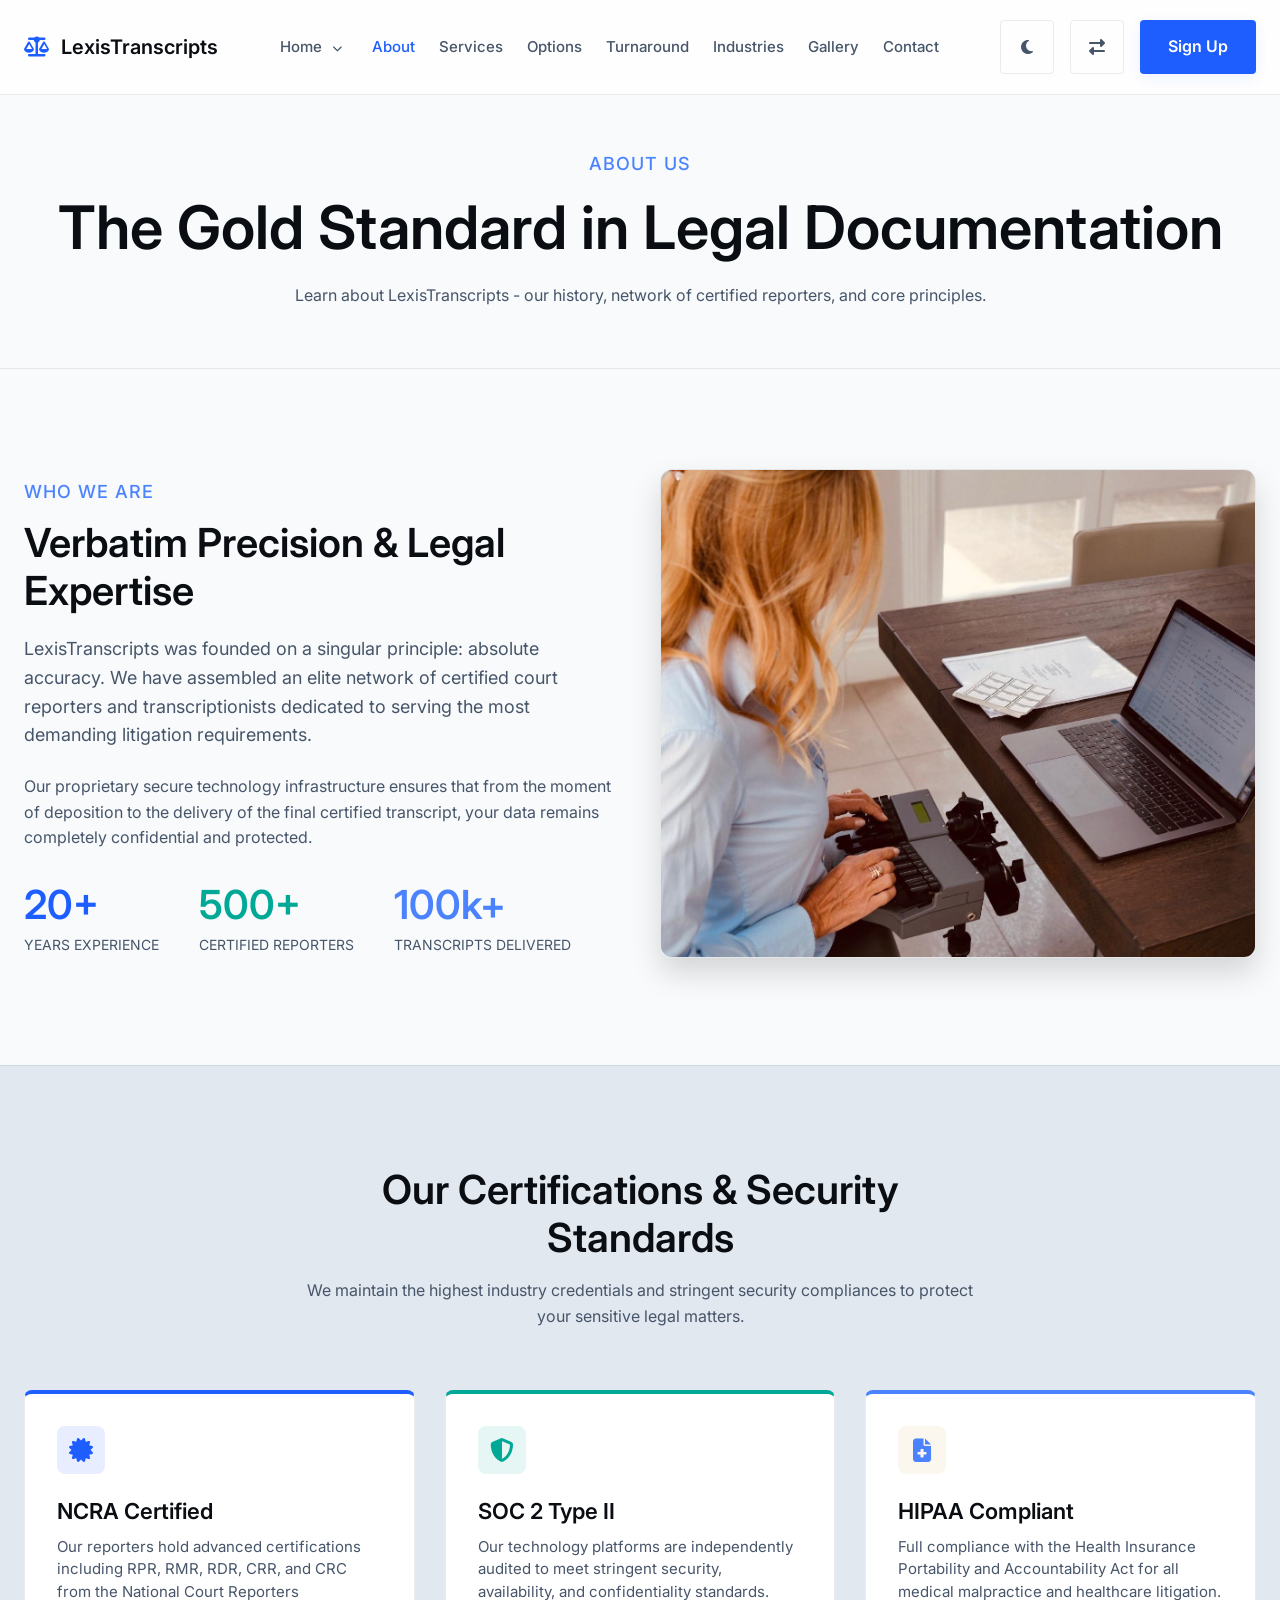
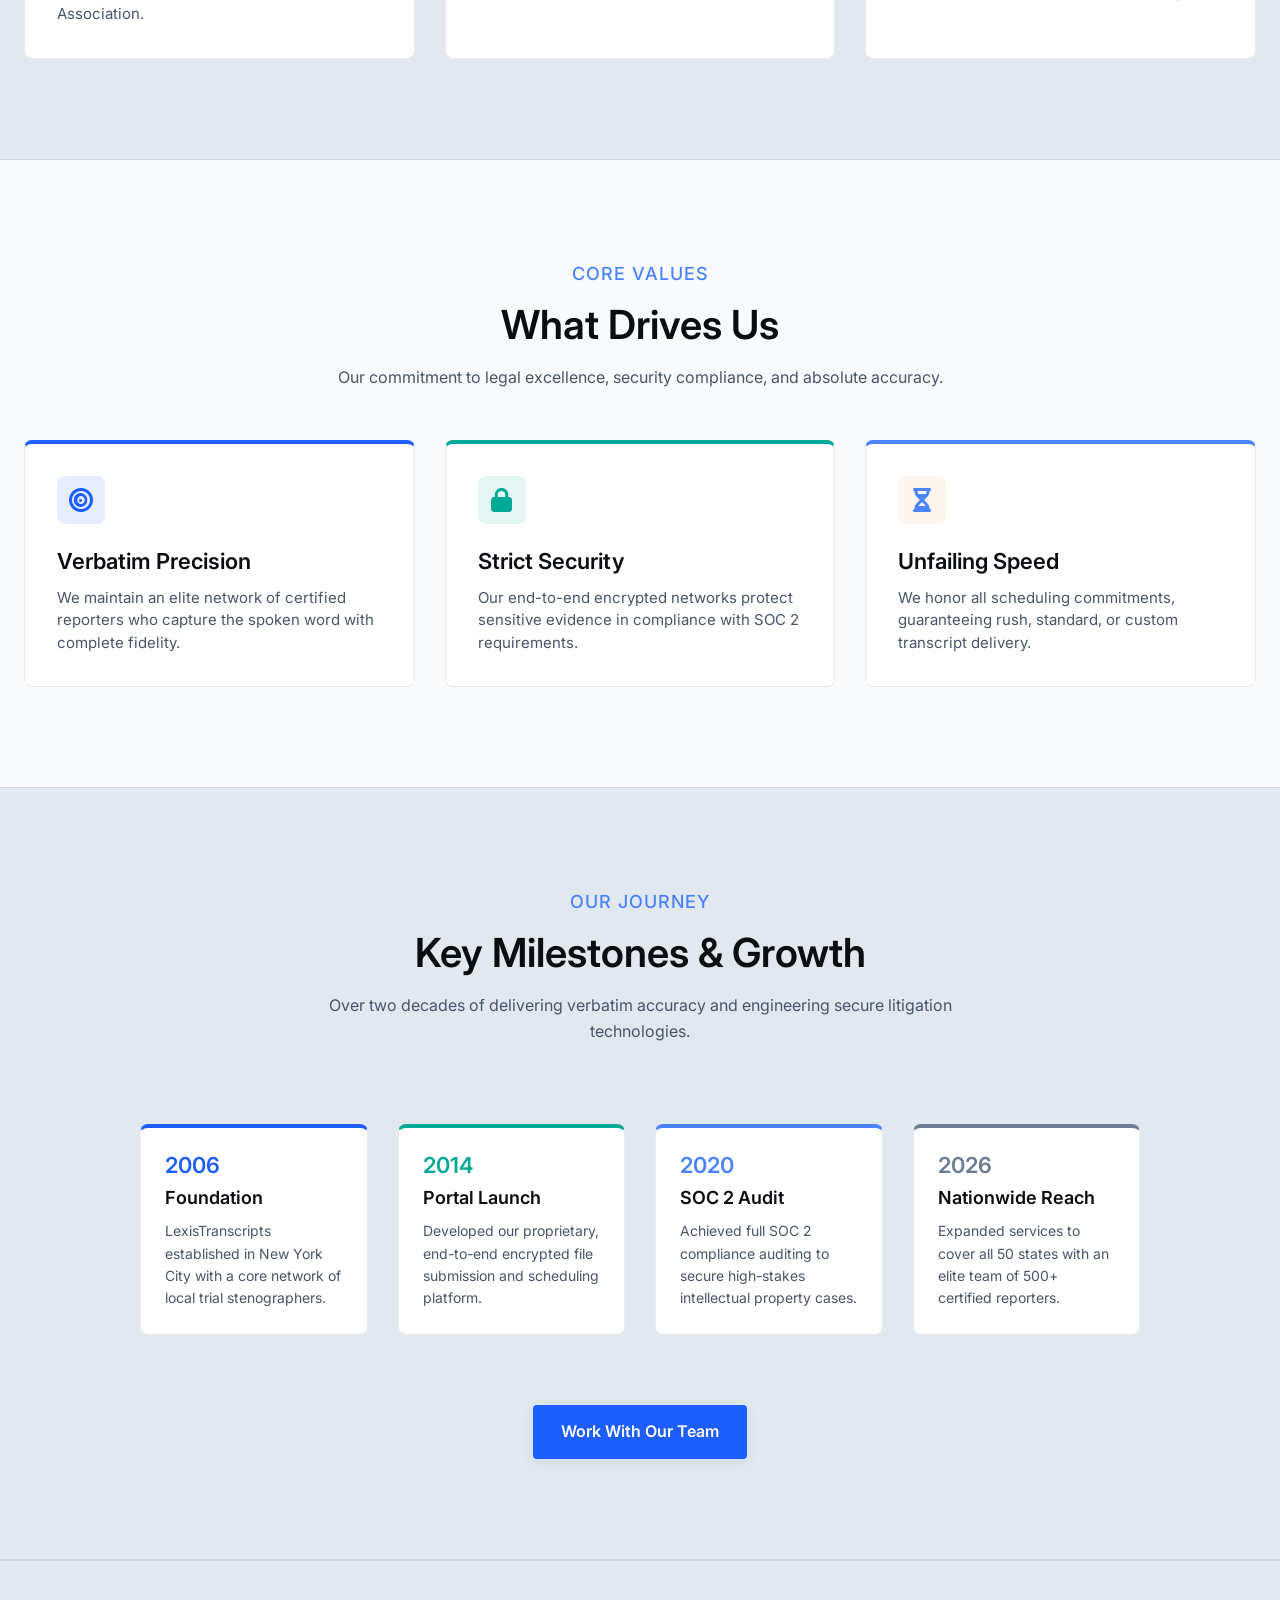
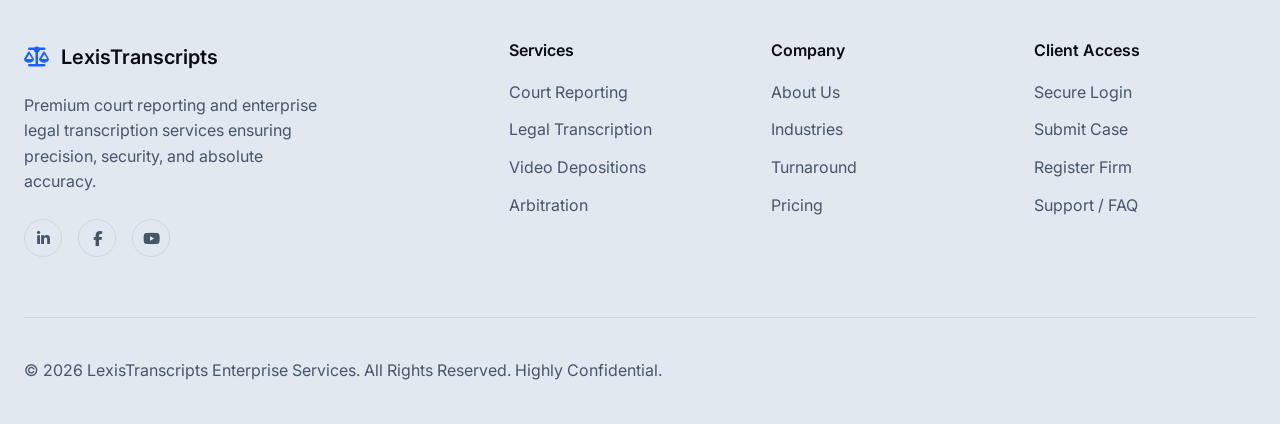
<file: about.html>
<!DOCTYPE html>
<html lang="en">

<head>
    <meta charset="UTF-8">
    <meta name="viewport" content="width=device-width, initial-scale=1.0">
    <meta name="description"
        content="Learn about LexisTranscripts - the gold standard in legal documentation with 20+ years of experience, 500+ certified reporters, and 100,000+ transcripts delivered.">
    <meta name="keywords"
        content="about court reporter, legal transcription company, certified reporters, enterprise legal services">
    <meta name="author" content="LexisTranscripts">
    <meta name="robots" content="index, follow">
    <meta property="og:title" content="About Us | Court Reporter & Legal Transcription">
    <meta property="og:description" content="The gold standard in legal documentation with enterprise-level precision.">
    <meta property="og:type" content="website">
    <meta property="og:url" content="https://lexistranscripts.com/about.html">
    <title>About Us | Court Reporter & Legal Transcription</title>
    <link rel="icon" type="image/x-icon"
        href="data:image/svg+xml,<svg xmlns='http://www.w3.org/2000/svg' viewBox='0 0 100 100'><text y='75' font-size='75' font-weight='bold' fill='%231E5EFF'>⚖</text></svg>">
    <link rel="stylesheet" href="css/style.css">
    <link rel="stylesheet" href="css/dark-mode.css">
    <link rel="stylesheet" href="css/rtl.css">
    <link rel="stylesheet" href="https://cdnjs.cloudflare.com/ajax/libs/font-awesome/6.4.0/css/all.min.css">

    <link rel="canonical" href="https://lexistranscripts.com/about.html">
</head>

<body dir="ltr">
    <script>
        (function() {
            const savedDir = localStorage.getItem('site-dir') || 'ltr';
            document.body.setAttribute('dir', savedDir);
            const savedTheme = localStorage.getItem('site-theme') || 'light';
            if (savedTheme === 'dark') {
                document.body.classList.add('dark-mode');
            } else {
                document.body.classList.remove('dark-mode');
            }
        })();
    </script>

    <!-- Navbar -->
    <nav class="navbar">
        <div class="container">
            <a href="index.html" class="nav-brand">
                <i class="fa-solid fa-scale-balanced" style="color: var(--accent-primary);"></i>
                <span>LexisTranscripts</span>
            </a>

            <ul class="nav-links">
                <li class="desktop-only nav-item">
                    <a href="#" class="">Home <i class="fa-solid fa-chevron-down"
                            style="font-size: 10px;"></i></a>
                    <div class="dropdown-menu">
                        <a href="index.html">Home 1</a>
                        <a href="home-2.html">Home 2</a>
                    </div>
                </li>
                <li class="mobile-only"><a href="index.html">Home 1</a></li>
                <li class="mobile-only"><a href="home-2.html">Home 2</a></li>
                <li><a href="about.html" class="active">About</a></li>
                <li><a href="services.html" class="">Services</a></li>
                <li><a href="transcription-options.html" class="">Options</a></li>
                <li><a href="turnaround-times.html" class="">Turnaround</a></li>
                <li><a href="industries.html" class="">Industries</a></li>
                <li><a href="gallery.html" class="">Gallery</a></li>
                <li><a href="contact.html" class="">Contact</a></li>
            </ul>

            <div class="nav-actions">
                <a href="#" id="dark-mode-toggle" title="Toggle Light/Dark"
                    style="color: var(--text-secondary); text-decoration: none;"><i class="fa-solid fa-moon"></i></a>
                <a href="#" id="rtl-toggle" title="Toggle RTL"
                    style="color: var(--text-secondary); text-decoration: none;"><i
                        class="fa-solid fa-right-left"></i></a>
                <a href="register.html" class="btn btn-primary">Sign Up</a>
            </div>

            <button class="nav-toggle" aria-label="Toggle navigation">
                <i class="fa-solid fa-bars"></i>
            </button>
        </div>
    </nav>

    <!-- Page Header (Hero Section like contact page) -->
    <section class="section" style="padding-top: 150px; padding-bottom: 60px; text-align: center;">
        <div class="container">
            <span class="subheading">About Us</span>
            <h1 style="margin-bottom: 20px;">The Gold Standard in Legal Documentation</h1>
            <p style="max-width: 700px; margin: 0 auto; color: var(--text-secondary);">Learn about LexisTranscripts -
                our history, network of certified reporters, and core principles.</p>
        </div>
    </section>

    <!-- Section: Who We Are -->
    <section class="section" style="border-top: 1px solid var(--border-color);">
        <div class="container">
            <div class="grid-2">
                <div>
                    <span class="subheading">Who We Are</span>
                    <h2 style="margin-bottom: 20px;">Verbatim Precision & Legal Expertise</h2>
                    <p style="margin-bottom: 24px; font-size: 18px;">LexisTranscripts was founded on a singular
                        principle: absolute accuracy. We have assembled an elite network of certified court reporters
                        and transcriptionists dedicated to serving the most demanding litigation requirements.</p>
                    <p style="margin-bottom: 30px; color: var(--text-secondary);">Our proprietary secure technology
                        infrastructure ensures that from the moment of deposition to the delivery of the final certified
                        transcript, your data remains completely confidential and protected.</p>
                    <div class="about-stats" style="display: flex; gap: 40px; margin-bottom: 0;">
                        <div>
                            <h2 style="color: var(--accent-primary); margin-bottom: 5px;">20+</h2>
                            <p style="font-size: 14px; text-transform: uppercase; color: var(--text-secondary);">Years
                                Experience</p>
                        </div>
                        <div>
                            <h2 style="color: var(--accent-secondary); margin-bottom: 5px;">500+</h2>
                            <p style="font-size: 14px; text-transform: uppercase; color: var(--text-secondary);">
                                Certified Reporters</p>
                        </div>
                        <div>
                            <h2 style="color: var(--accent-third); margin-bottom: 5px;">100k+</h2>
                            <p style="font-size: 14px; text-transform: uppercase; color: var(--text-secondary);">
                                Transcripts Delivered</p>
                        </div>
                    </div>
                </div>
                <div>
                    <img src="images/mission.jpg" alt="Enterprise Office"
                        style="width: 100%; border-radius: 12px; border: 1px solid var(--border-color); box-shadow: 0 15px 30px rgba(0,0,0,0.15);">
                </div>
            </div>
        </div>
    </section>

    <!-- Certifications -->
    <section class="section section-bg-secondary" style="text-align: center;">
        <div class="container">
            <div class="section-header">
                <h2>Our Certifications & Security Standards</h2>
                <p>We maintain the highest industry credentials and stringent security compliances to protect your
                    sensitive legal matters.</p>
            </div>
            <div class="grid-3 certs-grid" style="text-align: left;">
                <div class="card"
                    style="border-top: 4px solid var(--accent-primary); display: flex; flex-direction: column; justify-content: space-between; height: 100%;">
                    <div>
                        <div class="card-icon"
                            style="color: var(--accent-primary); background: rgba(30, 94, 255, 0.1);"><i
                                class="fa-solid fa-certificate"></i></div>
                        <h3>NCRA Certified</h3>
                        <p style="color: var(--text-secondary); font-size: 15px; line-height: 1.5; margin-bottom: 0;">
                            Our reporters hold advanced certifications including RPR, RMR, RDR, CRR, and CRC from the
                            National Court Reporters Association.</p>
                    </div>
                </div>
                <div class="card"
                    style="border-top: 4px solid var(--accent-secondary); display: flex; flex-direction: column; justify-content: space-between; height: 100%;">
                    <div>
                        <div class="card-icon"
                            style="color: var(--accent-secondary); background: rgba(0, 168, 150, 0.1);"><i
                                class="fa-solid fa-shield-halved"></i></div>
                        <h3>SOC 2 Type II</h3>
                        <p style="color: var(--text-secondary); font-size: 15px; line-height: 1.5; margin-bottom: 0;">
                            Our technology platforms are independently audited to meet stringent security, availability,
                            and confidentiality standards.</p>
                    </div>
                </div>
                <div class="card"
                    style="border-top: 4px solid var(--accent-third); display: flex; flex-direction: column; justify-content: space-between; height: 100%;">
                    <div>
                        <div class="card-icon" style="color: var(--accent-third); background: rgba(214, 167, 86, 0.1);">
                            <i class="fa-solid fa-file-medical"></i></div>
                        <h3>HIPAA Compliant</h3>
                        <p style="color: var(--text-secondary); font-size: 15px; line-height: 1.5; margin-bottom: 0;">
                            Full compliance with the Health Insurance Portability and Accountability Act for all medical
                            malpractice and healthcare litigation.</p>
                    </div>
                </div>
            </div>
        </div>
    </section>

    <!-- Our Core Values (Section 3) -->
    <section class="section">
        <div class="container">
            <div class="section-header" style="text-align: center; margin-bottom: 50px;">
                <span class="subheading">Core Values</span>
                <h2>What Drives Us</h2>
                <p>Our commitment to legal excellence, security compliance, and absolute accuracy.</p>
            </div>
            <div class="grid-3 values-grid">
                <div class="card"
                    style="border-top: 4px solid var(--accent-primary); display: flex; flex-direction: column; justify-content: space-between; height: 100%;">
                    <div>
                        <div class="card-icon"
                            style="color: var(--accent-primary); background: rgba(30, 94, 255, 0.1);"><i
                                class="fa-solid fa-bullseye"></i></div>
                        <h3>Verbatim Precision</h3>
                        <p style="color: var(--text-secondary); font-size: 15px; line-height: 1.5; margin-bottom: 0;">We
                            maintain an elite network of certified reporters who capture the spoken word with complete
                            fidelity.</p>
                    </div>
                </div>
                <div class="card"
                    style="border-top: 4px solid var(--accent-secondary); display: flex; flex-direction: column; justify-content: space-between; height: 100%;">
                    <div>
                        <div class="card-icon"
                            style="color: var(--accent-secondary); background: rgba(0, 168, 150, 0.1);"><i
                                class="fa-solid fa-lock"></i></div>
                        <h3>Strict Security</h3>
                        <p style="color: var(--text-secondary); font-size: 15px; line-height: 1.5; margin-bottom: 0;">
                            Our end-to-end encrypted networks protect sensitive evidence in compliance with SOC 2
                            requirements.</p>
                    </div>
                </div>
                <div class="card"
                    style="border-top: 4px solid var(--accent-third); display: flex; flex-direction: column; justify-content: space-between; height: 100%;">
                    <div>
                        <div class="card-icon" style="color: var(--accent-third); background: rgba(214, 167, 86, 0.1);">
                            <i class="fa-solid fa-hourglass-half"></i></div>
                        <h3>Unfailing Speed</h3>
                        <p style="color: var(--text-secondary); font-size: 15px; line-height: 1.5; margin-bottom: 0;">We
                            honor all scheduling commitments, guaranteeing rush, standard, or custom transcript
                            delivery.</p>
                    </div>
                </div>
            </div>
        </div>
    </section>

    <!-- Section 4: Company Milestones & Journey -->
    <section class="section section-bg-secondary">
        <div class="container">
            <div class="section-header" style="text-align: center; margin-bottom: 60px;">
                <span class="subheading">Our Journey</span>
                <h2>Key Milestones & Growth</h2>
                <p>Over two decades of delivering verbatim accuracy and engineering secure litigation technologies.</p>
            </div>

            <div style="position: relative; max-width: 1000px; margin: 0 auto; padding: 20px 0;">
                <div class="grid-4">
                    <div class="card"
                        style="border-top: 4px solid var(--accent-primary); padding: 24px; position: relative;">
                        <h4 style="color: var(--accent-primary); font-size: 22px; margin-bottom: 8px;">2006</h4>
                        <h3 style="font-size: 18px; margin-bottom: 12px;">Foundation</h3>
                        <p style="font-size: 14px; line-height: 1.6; color: var(--text-secondary); margin-bottom: 0;">
                            LexisTranscripts established in New York City with a core network of local trial
                            stenographers.</p>
                    </div>
                    <div class="card"
                        style="border-top: 4px solid var(--accent-secondary); padding: 24px; position: relative;">
                        <h4 style="color: var(--accent-secondary); font-size: 22px; margin-bottom: 8px;">2014</h4>
                        <h3 style="font-size: 18px; margin-bottom: 12px;">Portal Launch</h3>
                        <p style="font-size: 14px; line-height: 1.6; color: var(--text-secondary); margin-bottom: 0;">
                            Developed our proprietary, end-to-end encrypted file submission and scheduling platform.</p>
                    </div>
                    <div class="card"
                        style="border-top: 4px solid var(--accent-third); padding: 24px; position: relative;">
                        <h4 style="color: var(--accent-third); font-size: 22px; margin-bottom: 8px;">2020</h4>
                        <h3 style="font-size: 18px; margin-bottom: 12px;">SOC 2 Audit</h3>
                        <p style="font-size: 14px; line-height: 1.6; color: var(--text-secondary); margin-bottom: 0;">
                            Achieved full SOC 2 compliance auditing to secure high-stakes intellectual property cases.
                        </p>
                    </div>
                    <div class="card"
                        style="border-top: 4px solid var(--accent-premium); padding: 24px; position: relative;">
                        <h4 style="color: var(--accent-premium); font-size: 22px; margin-bottom: 8px;">2026</h4>
                        <h3 style="font-size: 18px; margin-bottom: 12px;">Nationwide Reach</h3>
                        <p style="font-size: 14px; line-height: 1.6; color: var(--text-secondary); margin-bottom: 0;">
                            Expanded services to cover all 50 states with an elite team of 500+ certified reporters.</p>
                    </div>
                </div>
            </div>

            <div style="margin-top: 50px; text-align: center;">
                <a href="contact.html" class="btn btn-primary">Work With Our Team</a>
            </div>
        </div>
    </section>


    <!-- Footer -->
    <footer class="footer">
        <div class="container">
            <div class="footer-grid">
                <div class="footer-brand">
                    <a href="index.html" class="nav-brand" style="margin-bottom: 20px;">
                        <i class="fa-solid fa-scale-balanced" style="color: var(--accent-primary);"></i>
                        <span>LexisTranscripts</span>
                    </a>
                    <p>Premium court reporting and enterprise legal transcription services ensuring precision, security,
                        and absolute accuracy.</p>
                    <div class="footer-socials">
                        <a href="#" class="social-icon" title="LinkedIn"><i class="fa-brands fa-linkedin-in"></i></a>
                        <a href="#" class="social-icon" title="Facebook"><i class="fa-brands fa-facebook-f"></i></a>
                        <a href="#" class="social-icon" title="YouTube"><i class="fa-brands fa-youtube"></i></a>
                    </div>
                </div>
                <div class="footer-links">
                    <h4>Services</h4>
                    <ul>
                        <li><a href="services.html">Court Reporting</a></li>
                        <li><a href="transcription-options.html">Legal Transcription</a></li>
                        <li><a href="service-details.html">Video Depositions</a></li>
                        <li><a href="services.html">Arbitration</a></li>
                    </ul>
                </div>
                <div class="footer-links">
                    <h4>Company</h4>
                    <ul>
                        <li><a href="about.html">About Us</a></li>
                        <li><a href="industries.html">Industries</a></li>
                        <li><a href="turnaround-times.html">Turnaround</a></li>
                        <li><a href="pricing.html">Pricing</a></li>
                    </ul>
                </div>
                <div class="footer-links">
                    <h4>Client Access</h4>
                    <ul>
                        <li><a href="login.html">Secure Login</a></li>
                        <li><a href="contact.html">Submit Case</a></li>
                        <li><a href="register.html">Register Firm</a></li>
                        <li><a href="faq.html">Support / FAQ</a></li>
                    </ul>
                </div>
            </div>
            <div class="footer-bottom">
                <p>&copy; 2026 LexisTranscripts Enterprise Services. All Rights Reserved. Highly Confidential.</p>
            </div>
        </div>
    </footer>
    <button id="scrollTopBtn" title="Go to top" aria-label="Scroll to top"><i class="fa-solid fa-arrow-up"></i></button>
    <script src="js/main.js"></script>
</body>

</html>
</file>
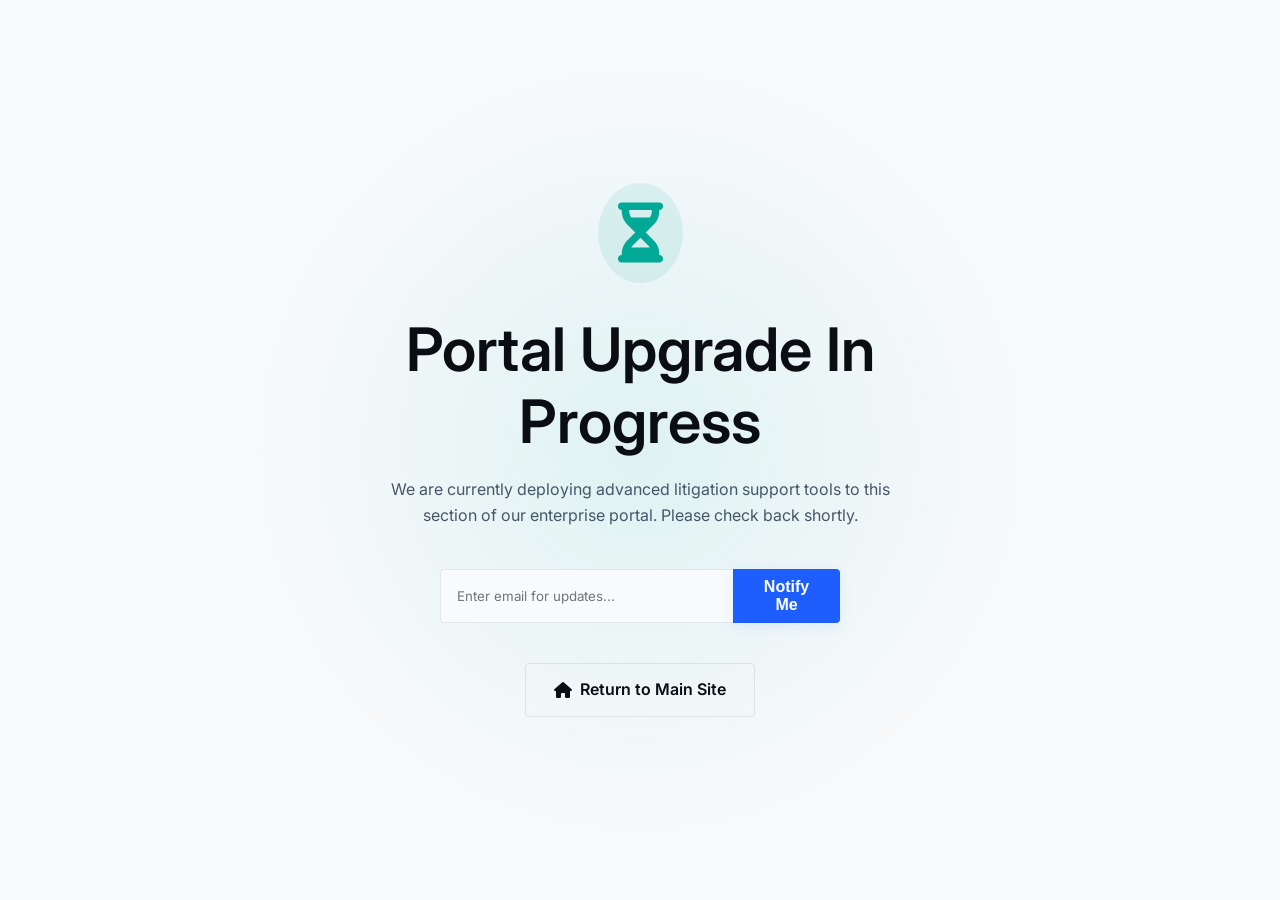
<file: coming-soon.html>
<!DOCTYPE html>
<html lang="en">
<head>
    <meta charset="UTF-8">
    <meta name="viewport" content="width=device-width, initial-scale=1.0">
    <title>Coming Soon | Court Reporter & Legal Transcription</title>
    <link rel="stylesheet" href="css/style.css">
    <link rel="stylesheet" href="css/dark-mode.css">
    <link rel="stylesheet" href="css/rtl.css">
    <link rel="stylesheet" href="https://cdnjs.cloudflare.com/ajax/libs/font-awesome/6.4.0/css/all.min.css">
    <style>
        body {
            display: flex;
            align-items: center;
            justify-content: center;
            min-height: 100vh;
            background-image: radial-gradient(circle at center, rgba(0,168,150,0.1), transparent 50%);
            text-align: center;
        }
    </style>
</head>
<body dir="ltr">
    <script>
        (function() {
            const savedDir = localStorage.getItem('site-dir') || 'ltr';
            document.body.setAttribute('dir', savedDir);
            const savedTheme = localStorage.getItem('site-theme') || 'light';
            if (savedTheme === 'dark') {
                document.body.classList.add('dark-mode');
            } else {
                document.body.classList.remove('dark-mode');
            }
        })();
    </script>

    <div class="container" style="max-width: 600px;">
        <i class="fa-solid fa-hourglass-half pulse-element" style="font-size: 60px; color: var(--accent-secondary); margin-bottom: 30px; display: inline-block; padding: 20px; border-radius: 50%; background: rgba(0,168,150,0.1);"></i>
        <h1 style="margin-bottom: 20px;">Portal Upgrade In Progress</h1>
        <p style="margin-bottom: 40px; color: var(--text-secondary);">We are currently deploying advanced litigation support tools to this section of our enterprise portal. Please check back shortly.</p>
        
        <form style="display: flex; max-width: 400px; margin: 0 auto 40px;">
            <input type="email" class="form-control" placeholder="Enter email for updates..." style="border-radius: 4px 0 0 4px; border-right: none;">
            <button type="button" class="btn btn-primary" style="border-radius: 0 4px 4px 0;">Notify Me</button>
        </form>

        <div>
            <a href="index.html" class="btn btn-secondary"><i class="fa-solid fa-house" style="margin-right: 8px;"></i> Return to Main Site</a>
        </div>
    </div>

    <script src="js/main.js"></script>
</body>
</html>
</file>
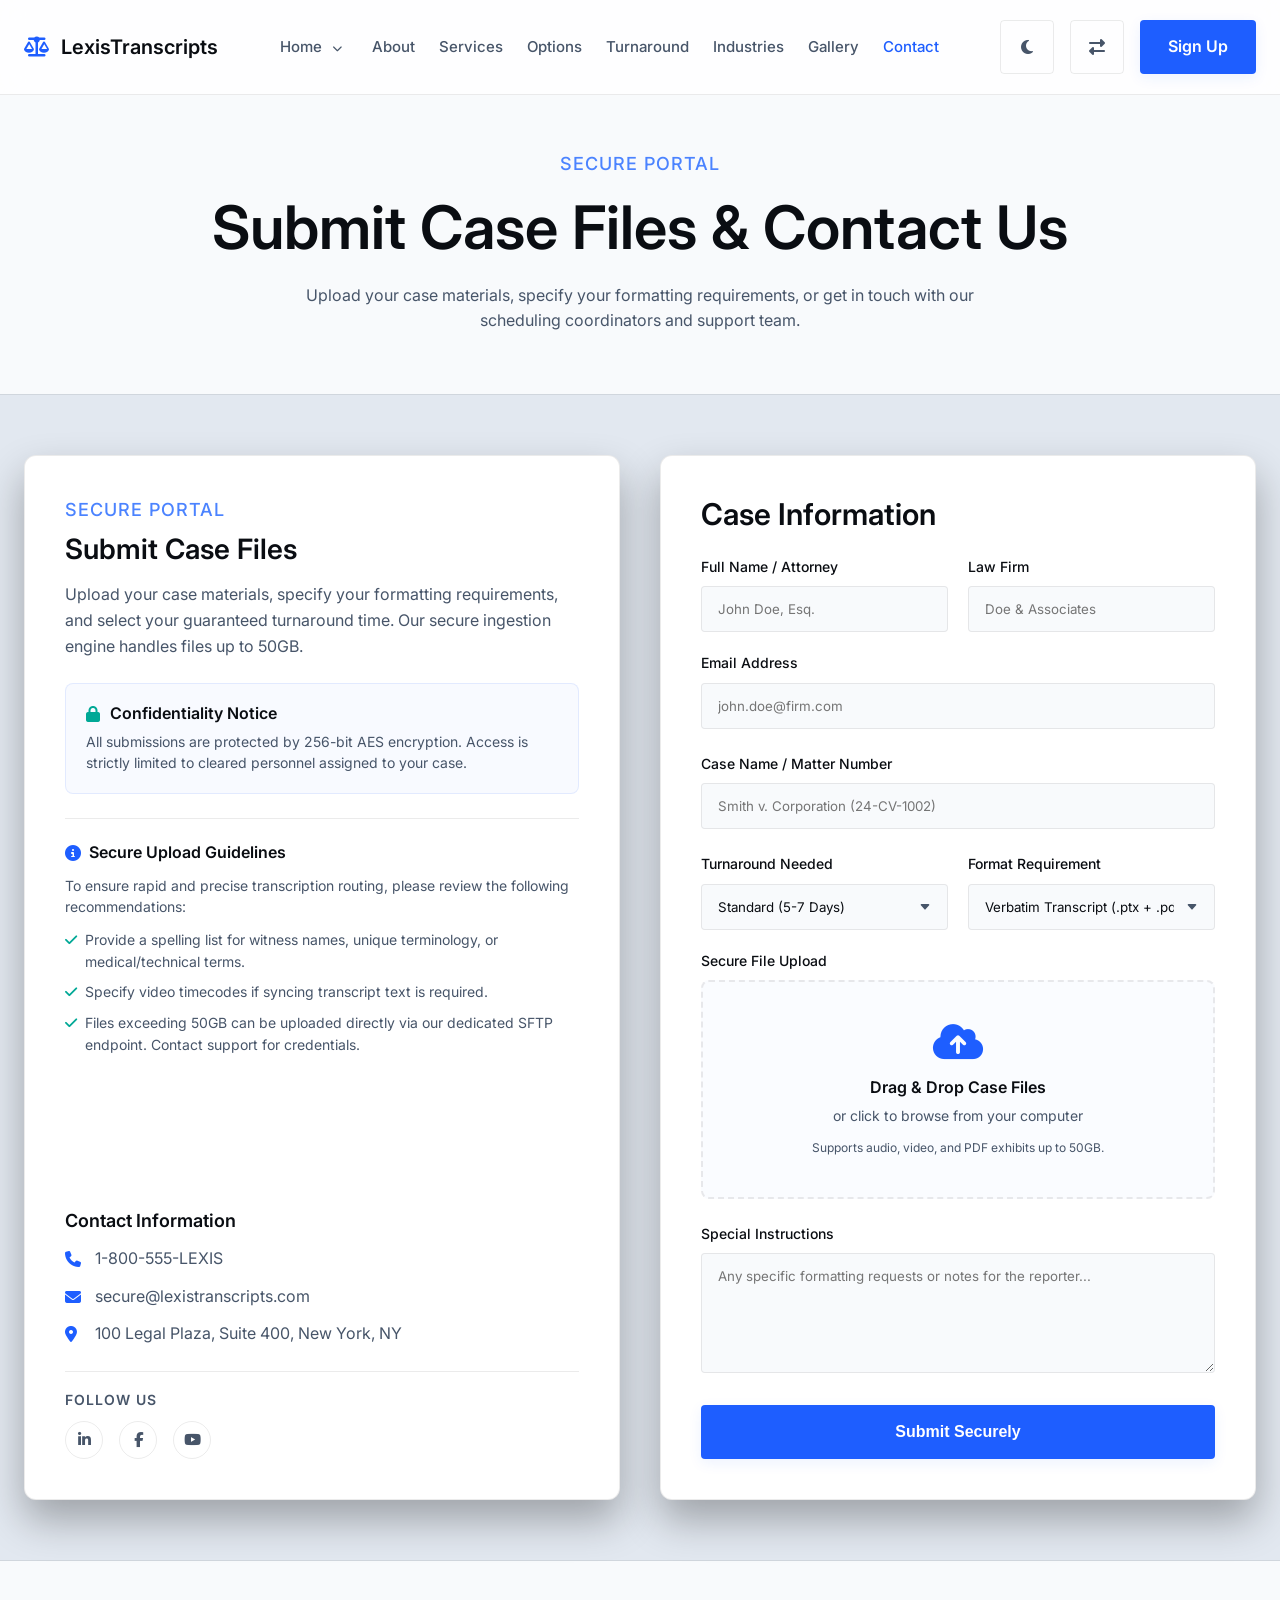
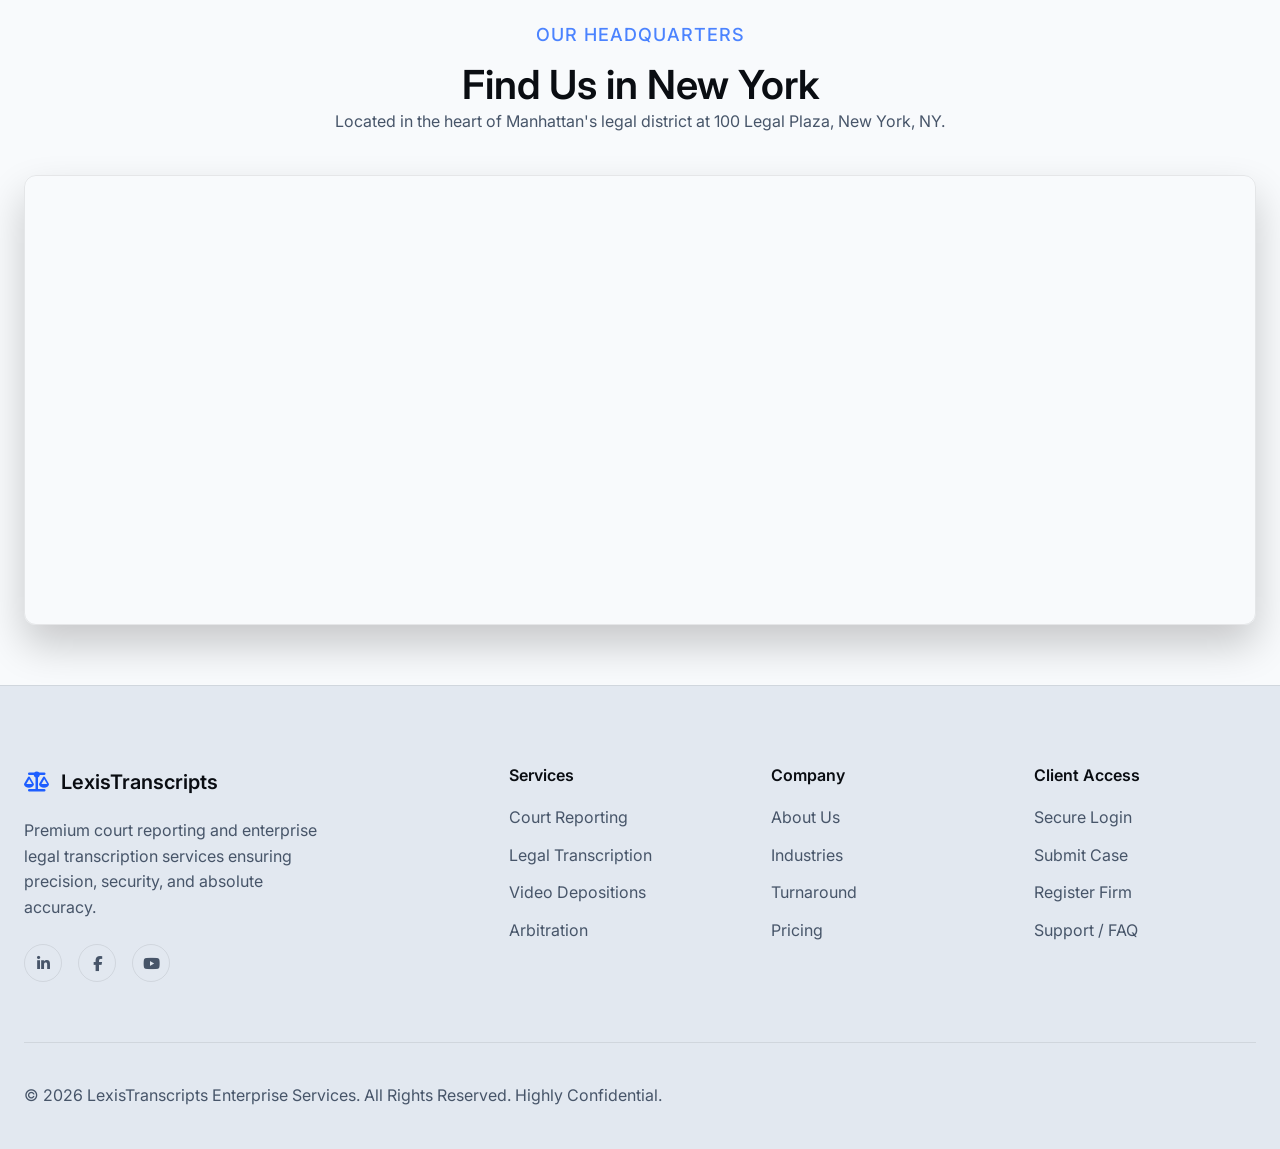
<file: contact.html>
<!DOCTYPE html>
<html lang="en">
<head>
    <meta charset="UTF-8">
    <meta name="viewport" content="width=device-width, initial-scale=1.0">
    <meta name="description" content="Submit your case files securely to LexisTranscripts. Fast, confidential processing of legal documents with enterprise-grade encryption.">
    <meta name="keywords" content="submit case files, secure legal submission, case filing, legal document upload">
    <meta name="author" content="LexisTranscripts">
    <meta name="robots" content="index, follow">
    <title>Submit Case Files | Court Reporter & Legal Transcription</title>
    <link rel="icon" type="image/x-icon" href="data:image/svg+xml,<svg xmlns='http://www.w3.org/2000/svg' viewBox='0 0 100 100'><text y='75' font-size='75' font-weight='bold' fill='%231E5EFF'>⚖</text></svg>">
    <link rel="stylesheet" href="css/style.css">
    <link rel="stylesheet" href="css/dark-mode.css">
    <link rel="stylesheet" href="css/rtl.css">
    <link rel="stylesheet" href="https://cdnjs.cloudflare.com/ajax/libs/font-awesome/6.4.0/css/all.min.css">
    <style>
        .upload-area {
            border: 2px dashed var(--border-color);
            border-radius: 8px;
            padding: 40px;
            text-align: center;
            background: rgba(30, 94, 255, 0.02);
            transition: all 0.3s ease;
            cursor: pointer;
            margin-bottom: 24px;
        }
        .upload-area:hover {
            border-color: var(--accent-primary);
            background: rgba(30, 94, 255, 0.05);
        }
    </style>

    <link rel="canonical" href="https://lexistranscripts.com/contact.html">
</head>
<body dir="ltr" class="contact-page">
    <script>
        (function() {
            const savedDir = localStorage.getItem('site-dir') || 'ltr';
            document.body.setAttribute('dir', savedDir);
            const savedTheme = localStorage.getItem('site-theme') || 'light';
            if (savedTheme === 'dark') {
                document.body.classList.add('dark-mode');
            } else {
                document.body.classList.remove('dark-mode');
            }
        })();
    </script>
    
    <!-- Navbar -->
    <nav class="navbar">
        <div class="container">
            <a href="index.html" class="nav-brand">
                <i class="fa-solid fa-scale-balanced" style="color: var(--accent-primary);"></i>
                <span>LexisTranscripts</span>
            </a>

            <ul class="nav-links">
                <li class="desktop-only nav-item">
                    <a href="#" class="">Home <i class="fa-solid fa-chevron-down" style="font-size: 10px;"></i></a>
                    <div class="dropdown-menu">
                        <a href="index.html">Home 1</a>
                        <a href="home-2.html">Home 2</a>
                    </div>
                </li>
                <li class="mobile-only"><a href="index.html">Home 1</a></li>
                <li class="mobile-only"><a href="home-2.html">Home 2</a></li>
                <li><a href="about.html" class="">About</a></li>
                <li><a href="services.html" class="">Services</a></li>
                <li><a href="transcription-options.html" class="">Options</a></li>
                <li><a href="turnaround-times.html" class="">Turnaround</a></li>
                <li><a href="industries.html" class="">Industries</a></li>
                <li><a href="gallery.html" class="">Gallery</a></li>
                <li><a href="contact.html" class="active">Contact</a></li>
            </ul>

            <div class="nav-actions">
                <a href="#" id="dark-mode-toggle" title="Toggle Light/Dark"
                    style="color: var(--text-secondary); text-decoration: none;"><i class="fa-solid fa-moon"></i></a>
                <a href="#" id="rtl-toggle" title="Toggle RTL"
                    style="color: var(--text-secondary); text-decoration: none;"><i
                        class="fa-solid fa-right-left"></i></a>
                <a href="register.html" class="btn btn-primary">Sign Up</a>
            </div>

            <button class="nav-toggle" aria-label="Toggle navigation">
                <i class="fa-solid fa-bars"></i>
            </button>
        </div>
    </nav>

    <!-- Page Header (Hero Section like services page) -->
    <section class="section contact-hero" style="padding-top: 150px; padding-bottom: 60px; text-align: center;">
        <div class="container">
            <span class="subheading">Secure Portal</span>
            <h1 style="margin-bottom: 20px;">Submit Case Files & Contact Us</h1>
            <p style="max-width: 700px; margin: 0 auto;">Upload your case materials, specify your formatting requirements, or get in touch with our scheduling coordinators and support team.</p>
        </div>
    </section>

    <!-- Contact Details & Form Section -->
    <section class="section section-bg-secondary" style="padding-top: 60px; padding-bottom: 60px;">
        <div class="container">
            <div class="grid-2" style="align-items: stretch; gap: 40px;">
                <!-- Left Card: Contact Information -->
                <div style="background: var(--bg-card); padding: 40px; border-radius: 12px; border: 1px solid var(--border-color); box-shadow: 0 20px 40px rgba(0,0,0,0.3); height: 100%; display: flex; flex-direction: column; justify-content: space-between;">
                    <div>
                        <span class="subheading" style="margin-bottom: 8px; display: inline-block;">Secure Portal</span>
                        <h2 style="margin-bottom: 16px; font-size: 28px;">Submit Case Files</h2>
                        <p style="margin-bottom: 24px; color: var(--text-secondary); line-height: 1.6;">Upload your case materials, specify your formatting requirements, and select your guaranteed turnaround time. Our secure ingestion engine handles files up to 50GB.</p>
                        
                        <div style="background: rgba(30, 94, 255, 0.03); padding: 20px; border-radius: 8px; border: 1px solid rgba(30, 94, 255, 0.1); margin-bottom: 24px;">
                            <h4 style="margin-bottom: 8px; display: flex; align-items: center; gap: 10px; font-size: 16px;"><i class="fa-solid fa-lock" style="color: var(--accent-secondary);"></i> Confidentiality Notice</h4>
                            <p style="font-size: 14px; margin: 0; color: var(--text-secondary); line-height: 1.5;">All submissions are protected by 256-bit AES encryption. Access is strictly limited to cleared personnel assigned to your case.</p>
                        </div>

                        <div style="margin-bottom: 24px; border-top: 1px solid var(--border-color); padding-top: 24px;">
                            <h4 style="margin-bottom: 12px; font-size: 16px; display: flex; align-items: center; gap: 8px;"><i class="fa-solid fa-circle-info" style="color: var(--accent-primary);"></i> Secure Upload Guidelines</h4>
                            <p style="font-size: 14px; color: var(--text-secondary); margin-bottom: 12px; line-height: 1.5;">To ensure rapid and precise transcription routing, please review the following recommendations:</p>
                            <ul style="list-style: none; padding-left: 0; font-size: 14px; color: var(--text-secondary); display: flex; flex-direction: column; gap: 8px;">
                                <li style="display: flex; gap: 8px; align-items: flex-start;">
                                    <i class="fa-solid fa-check" style="color: var(--accent-secondary); margin-top: 4px;"></i>
                                    <span>Provide a spelling list for witness names, unique terminology, or medical/technical terms.</span>
                                </li>
                                <li style="display: flex; gap: 8px; align-items: flex-start;">
                                    <i class="fa-solid fa-check" style="color: var(--accent-secondary); margin-top: 4px;"></i>
                                    <span>Specify video timecodes if syncing transcript text is required.</span>
                                </li>
                                <li style="display: flex; gap: 8px; align-items: flex-start;">
                                    <i class="fa-solid fa-check" style="color: var(--accent-secondary); margin-top: 4px;"></i>
                                    <span>Files exceeding 50GB can be uploaded directly via our dedicated SFTP endpoint. Contact support for credentials.</span>
                                </li>
                            </ul>
                        </div>
                    </div>

                    <div>
                        <h4 style="margin-bottom: 15px; font-size: 18px;">Contact Information</h4>
                        <div style="display: flex; flex-direction: column; gap: 12px; margin-bottom: 24px;">
                            <p style="margin: 0; display: flex; align-items: center; gap: 10px; color: var(--text-secondary);"><i class="fa-solid fa-phone" style="color: var(--accent-primary); width: 20px;"></i> 1-800-555-LEXIS</p>
                            <p style="margin: 0; display: flex; align-items: center; gap: 10px; color: var(--text-secondary);"><i class="fa-solid fa-envelope" style="color: var(--accent-primary); width: 20px;"></i> secure@lexistranscripts.com</p>
                            <p style="margin: 0; display: flex; align-items: center; gap: 10px; color: var(--text-secondary);"><i class="fa-solid fa-location-dot" style="color: var(--accent-primary); width: 20px;"></i> 100 Legal Plaza, Suite 400, New York, NY</p>
                        </div>

                        <div style="border-top: 1px solid var(--border-color); padding-top: 20px;">
                            <h5 style="margin-bottom: 12px; font-size: 14px; text-transform: uppercase; letter-spacing: 1px; color: var(--text-secondary);">Follow Us</h5>
                            <div class="footer-socials" style="margin-top: 0;">
                                <a href="#" class="social-icon" title="LinkedIn"><i class="fa-brands fa-linkedin-in"></i></a>
                                <a href="#" class="social-icon" title="Facebook"><i class="fa-brands fa-facebook-f"></i></a>
                                <a href="#" class="social-icon" title="YouTube"><i class="fa-brands fa-youtube"></i></a>
                            </div>
                        </div>
                    </div>
                </div>

                <!-- Right Card: Secure Form UI -->
                <div>
                    <form style="background: var(--bg-card); padding: 40px; border-radius: 12px; border: 1px solid var(--border-color); box-shadow: 0 20px 40px rgba(0,0,0,0.3); height: 100%;">
                        <h3 style="margin-bottom: 24px;">Case Information</h3>
                        
                        <div class="grid-2" style="gap: 20px; margin-bottom: 20px;">
                            <div class="form-group" style="margin: 0;">
                                <label class="form-label">Full Name / Attorney</label>
                                <input type="text" class="form-control" placeholder="John Doe, Esq.">
                            </div>
                            <div class="form-group" style="margin: 0;">
                                <label class="form-label">Law Firm</label>
                                <input type="text" class="form-control" placeholder="Doe & Associates">
                            </div>
                        </div>
                        
                        <div class="form-group" style="margin-top: 20px;">
                            <label class="form-label">Email Address</label>
                            <input type="email" class="form-control" placeholder="john.doe@firm.com">
                        </div>

                        <div class="form-group">
                            <label class="form-label">Case Name / Matter Number</label>
                            <input type="text" class="form-control" placeholder="Smith v. Corporation (24-CV-1002)">
                        </div>

                        <div class="grid-2" style="gap: 20px; margin-bottom: 20px;">
                            <div class="form-group" style="margin: 0;">
                                <label class="form-label">Turnaround Needed</label>
                                <select class="form-control" style="appearance: none;">
                                    <option>Standard (5-7 Days)</option>
                                    <option>48-Hour Rush</option>
                                    <option>24-Hour Expedited</option>
                                    <option>Same Day Delivery</option>
                                </select>
                            </div>
                            <div class="form-group" style="margin: 0;">
                                <label class="form-label">Format Requirement</label>
                                <select class="form-control" style="appearance: none;">
                                    <option>Verbatim Transcript (.ptx + .pdf)</option>
                                    <option>Summary Transcript</option>
                                    <option>Video Sync (.lef)</option>
                                </select>
                            </div>
                        </div>

                        <div class="form-group" style="margin-top: 20px;">
                            <label class="form-label">Secure File Upload</label>
                            <div class="upload-area">
                                <i class="fa-solid fa-cloud-arrow-up" style="font-size: 40px; color: var(--accent-primary); margin-bottom: 16px;"></i>
                                <h4 style="margin-bottom: 8px;">Drag & Drop Case Files</h4>
                                <p style="font-size: 14px; color: var(--text-secondary);">or click to browse from your computer</p>
                                <p style="font-size: 12px; margin-top: 10px;">Supports audio, video, and PDF exhibits up to 50GB.</p>
                            </div>
                        </div>

                        <div class="form-group">
                            <label class="form-label">Special Instructions</label>
                            <textarea class="form-control" placeholder="Any specific formatting requests or notes for the reporter..."></textarea>
                        </div>

                        <button type="submit" class="btn btn-primary" style="width: 100%;">Submit Securely</button>
                    </form>
                </div>
            </div>
        </div>
    </section>

    <!-- Google Map Section -->
    <section class="section" style="padding-top: 60px; padding-bottom: 60px;">
        <div class="container">
            <div class="map-header" style="text-align: center; margin-bottom: 40px;">
                <span class="subheading">Our Headquarters</span>
                <h2>Find Us in New York</h2>
                <p>Located in the heart of Manhattan's legal district at 100 Legal Plaza, New York, NY.</p>
            </div>
            <div style="border-radius: 12px; overflow: hidden; border: 1px solid var(--border-color); box-shadow: 0 20px 40px rgba(0,0,0,0.2); height: 450px;">
                <iframe 
                    src="https://www.google.com/maps/embed?pb=!11m18!1m12!1m3!1d3024.2818968846327!2d-74.0041416!3d40.7135084!2m3!1f0!2f0!3f0!3m2!1i1024!2i768!4f13.1!3m3!1m2!1s0x89c25a23f114620f%3A0xc3fec861b5853fbd!2sNew%20York%20County%20Supreme%20Court!5e0!3m2!1sen!2sus!4v1700000000000!5m2!1sen!2sus" 
                    width="100%" 
                    height="100%" 
                    style="border:0;" 
                    allowfullscreen="" 
                    loading="lazy" 
                    referrerpolicy="no-referrer-when-downgrade">
                </iframe>
            </div>
        </div>
    </section>

    
    <!-- Footer -->
    <footer class="footer">
        <div class="container">
            <div class="footer-grid">
                <div class="footer-brand">
                    <a href="index.html" class="nav-brand" style="margin-bottom: 20px;">
                        <i class="fa-solid fa-scale-balanced" style="color: var(--accent-primary);"></i>
                        <span>LexisTranscripts</span>
                    </a>
                    <p>Premium court reporting and enterprise legal transcription services ensuring precision, security,
                        and absolute accuracy.</p>
                    <div class="footer-socials">
                        <a href="#" class="social-icon" title="LinkedIn"><i class="fa-brands fa-linkedin-in"></i></a>
                        <a href="#" class="social-icon" title="Facebook"><i class="fa-brands fa-facebook-f"></i></a>
                        <a href="#" class="social-icon" title="YouTube"><i class="fa-brands fa-youtube"></i></a>
                    </div>
                </div>
                <div class="footer-links">
                    <h4>Services</h4>
                    <ul>
                        <li><a href="services.html">Court Reporting</a></li>
                        <li><a href="transcription-options.html">Legal Transcription</a></li>
                        <li><a href="service-details.html">Video Depositions</a></li>
                        <li><a href="services.html">Arbitration</a></li>
                    </ul>
                </div>
                <div class="footer-links">
                    <h4>Company</h4>
                    <ul>
                        <li><a href="about.html">About Us</a></li>
                        <li><a href="industries.html">Industries</a></li>
                        <li><a href="turnaround-times.html">Turnaround</a></li>
                        <li><a href="pricing.html">Pricing</a></li>
                    </ul>
                </div>
                <div class="footer-links">
                    <h4>Client Access</h4>
                    <ul>
                        <li><a href="login.html">Secure Login</a></li>
                        <li><a href="contact.html">Submit Case</a></li>
                        <li><a href="register.html">Register Firm</a></li>
                        <li><a href="faq.html">Support / FAQ</a></li>
                    </ul>
                </div>
            </div>
            <div class="footer-bottom">
                <p>&copy; 2026 LexisTranscripts Enterprise Services. All Rights Reserved. Highly Confidential.</p>
            </div>
        </div>
    </footer>
    <button id="scrollTopBtn" title="Go to top" aria-label="Scroll to top"><i class="fa-solid fa-arrow-up"></i></button>
    <script src="js/main.js"></script>
</body>
</html>
</file>
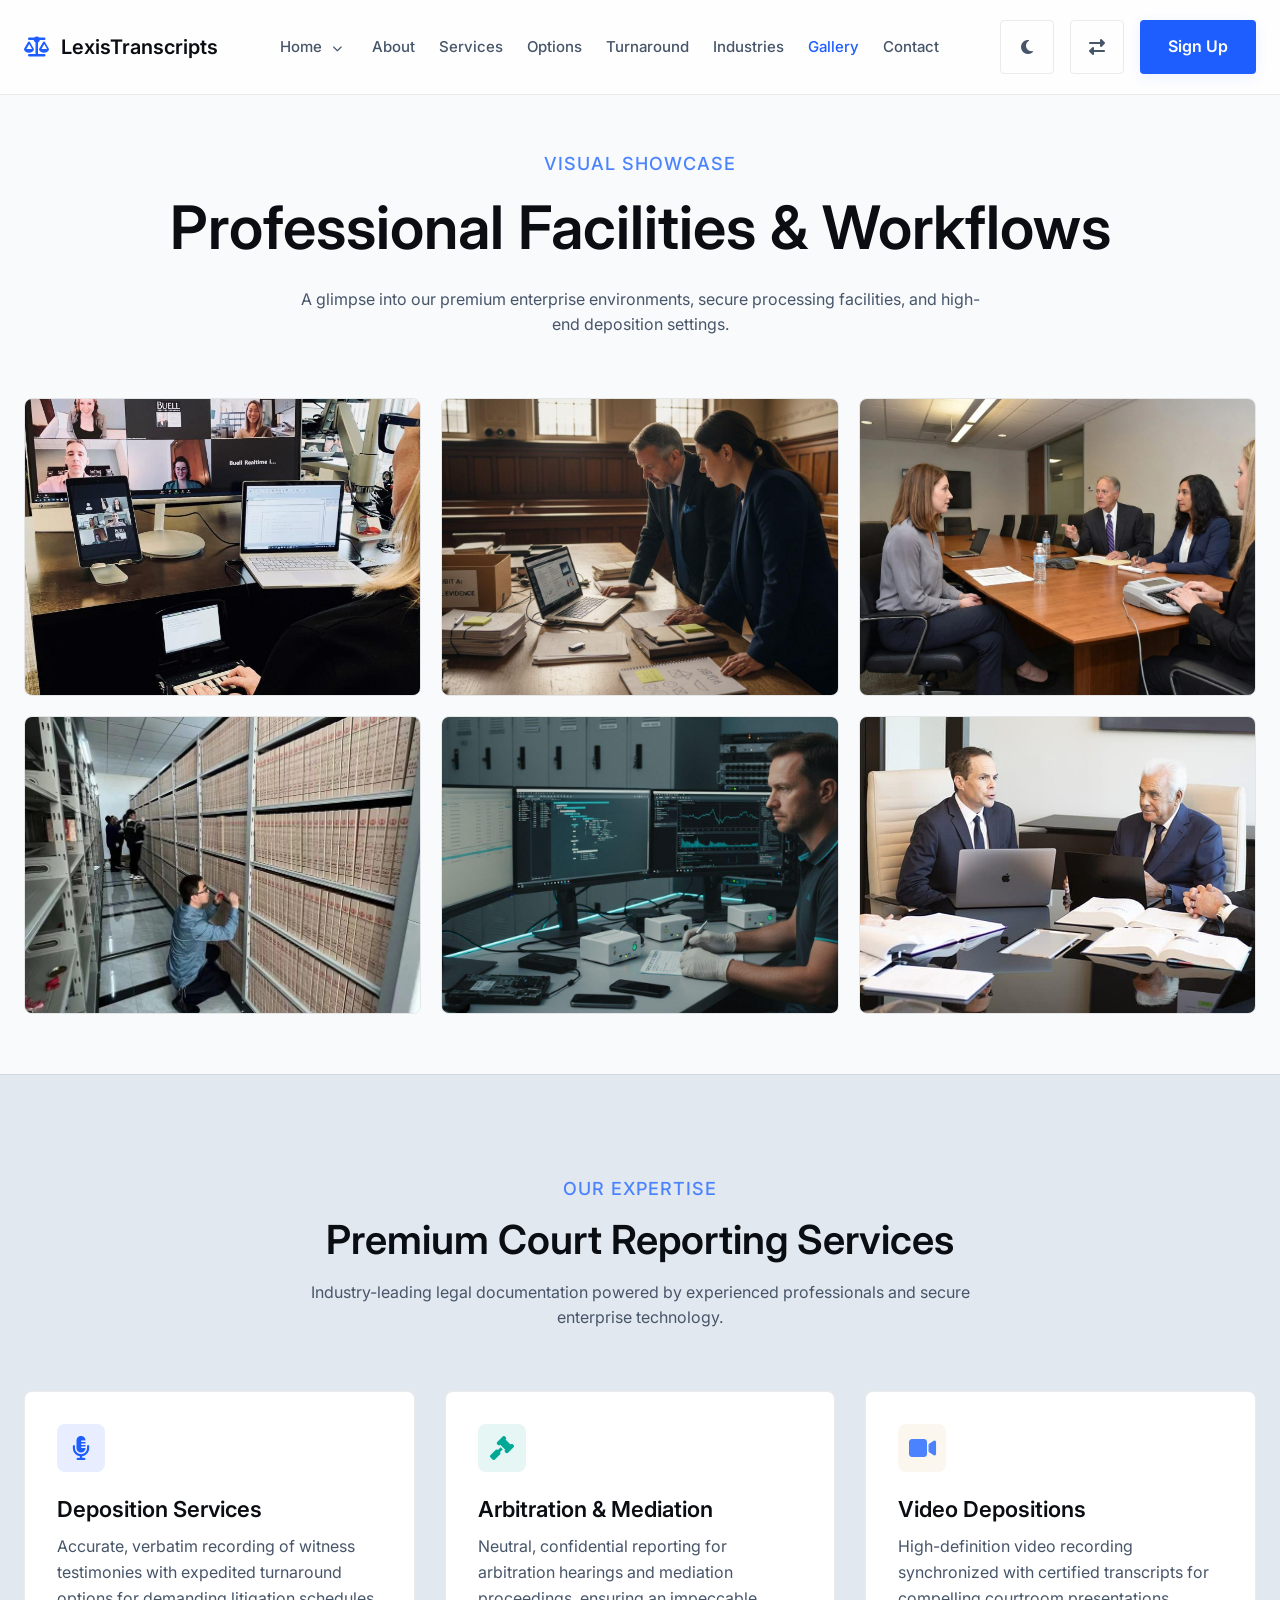
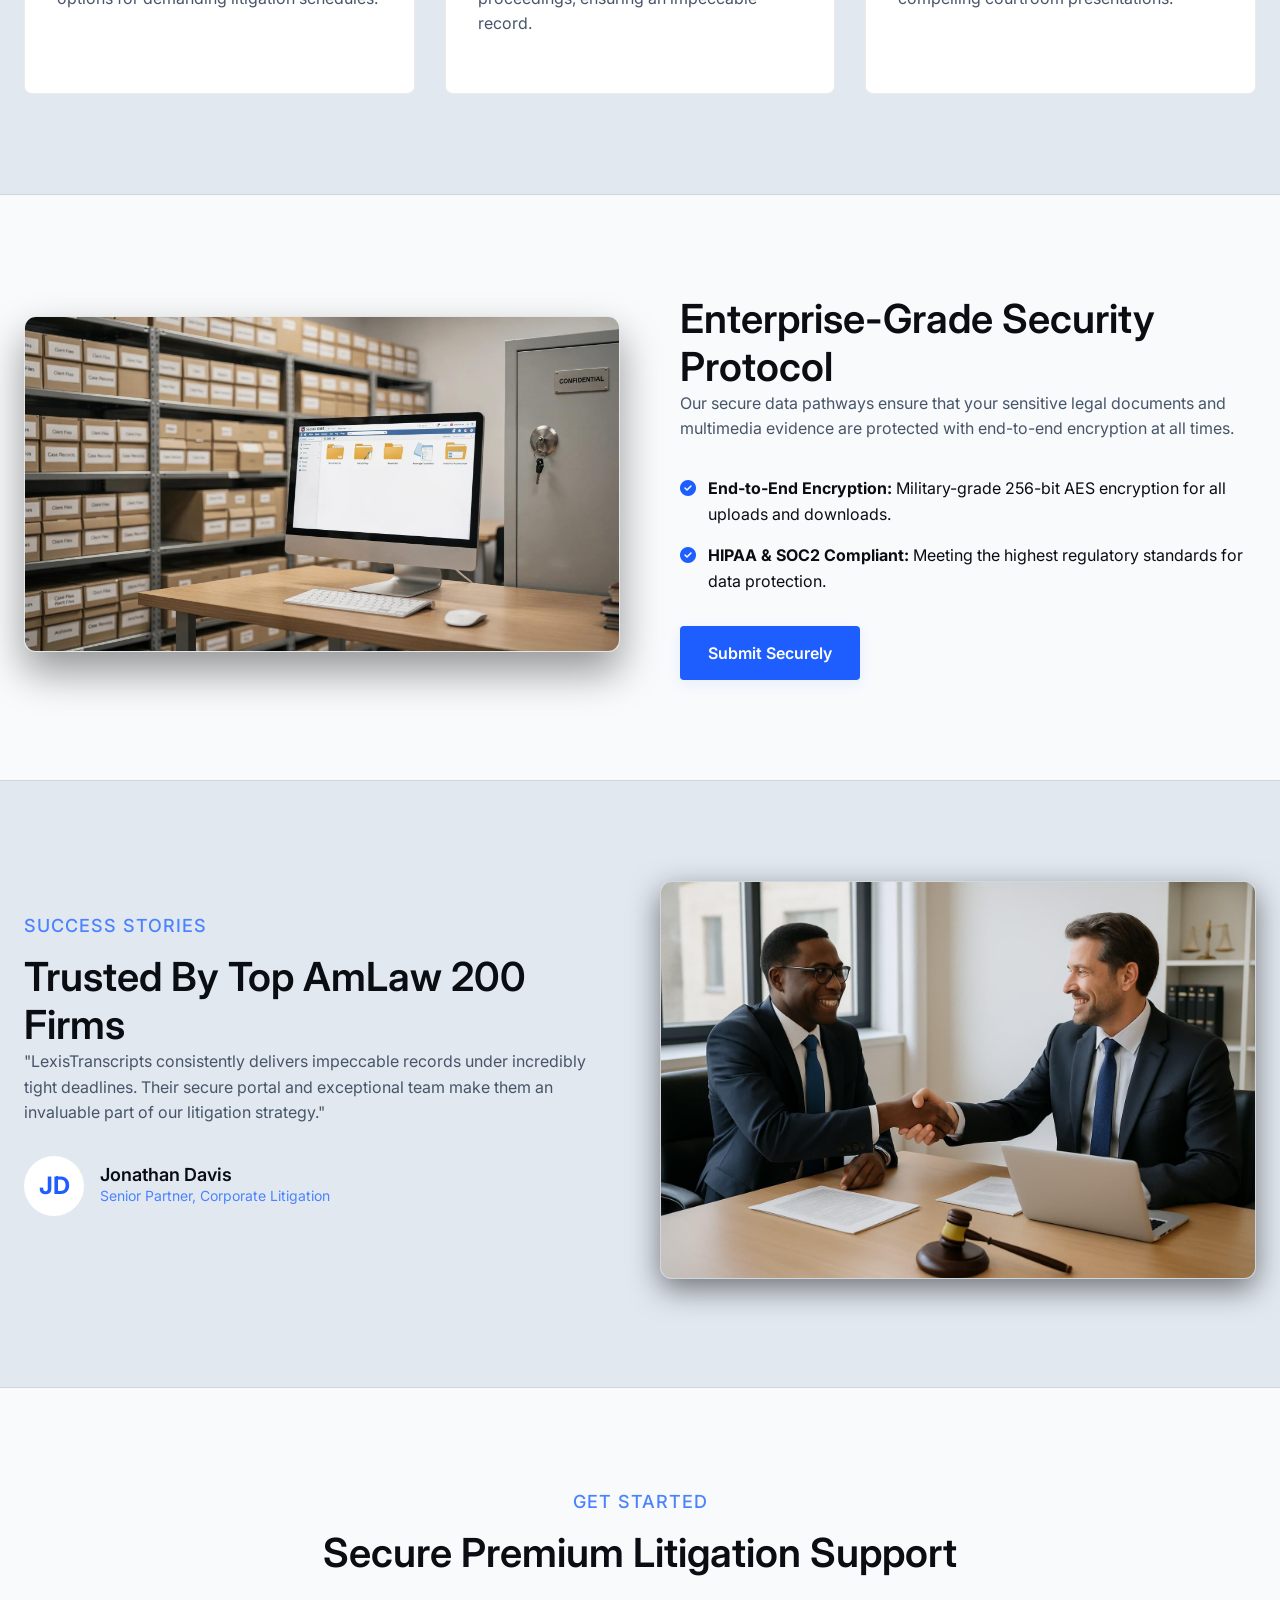
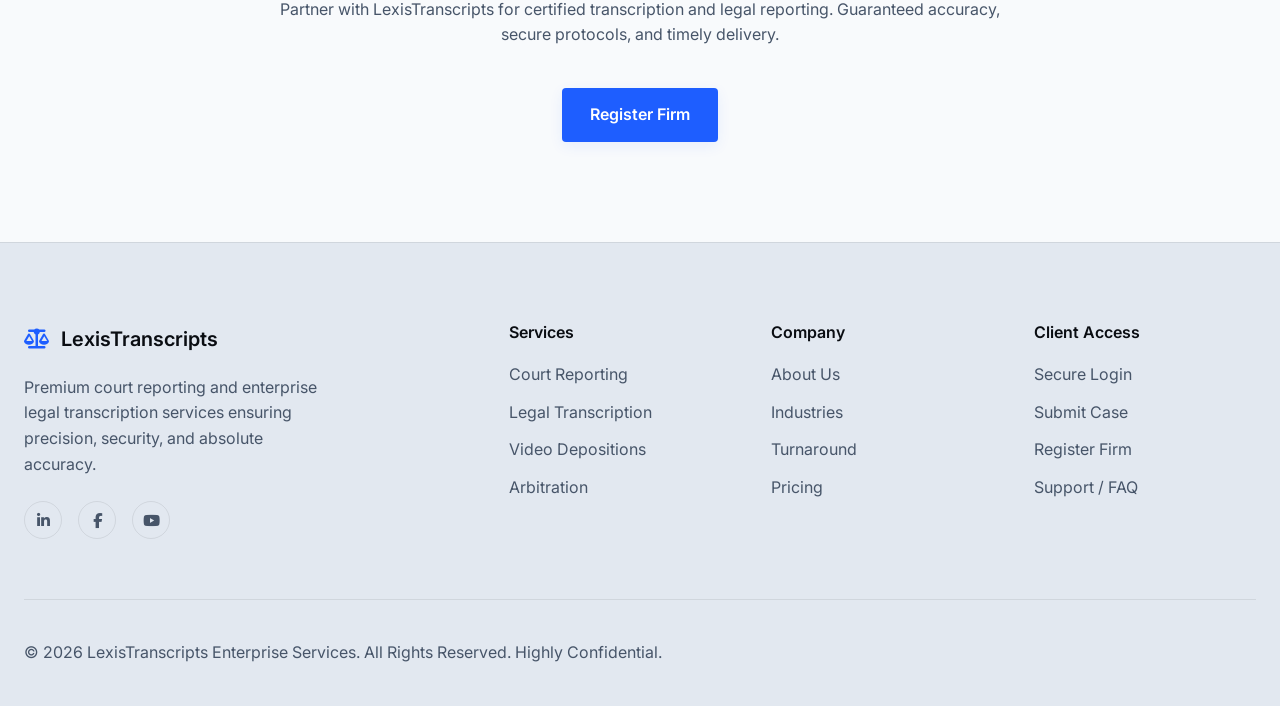
<file: gallery.html>
<!DOCTYPE html>
<html lang="en">

<head>
    <meta charset="UTF-8">
    <meta name="viewport" content="width=device-width, initial-scale=1.0">
    <title>Gallery | Court Reporter & Legal Transcription</title>
    <link rel="icon" type="image/x-icon"
        href="data:image/svg+xml,<svg xmlns='http://www.w3.org/2000/svg' viewBox='0 0 100 100'><text y='75' font-size='75' font-weight='bold' fill='%231E5EFF'>⚖</text></svg>">
    <link rel="stylesheet" href="css/style.css">
    <link rel="stylesheet" href="css/dark-mode.css">
    <link rel="stylesheet" href="css/rtl.css">
    <link rel="stylesheet" href="https://cdnjs.cloudflare.com/ajax/libs/font-awesome/6.4.0/css/all.min.css">
    <style>
        .gallery-grid {
            display: grid;
            grid-template-columns: repeat(auto-fill, minmax(300px, 1fr));
            gap: 20px;
        }

        .gallery-item {
            position: relative;
            border-radius: 8px;
            overflow: hidden;
            aspect-ratio: 4/3;
            cursor: pointer;
            border: 1px solid var(--border-color);
        }

        .gallery-item img {
            width: 100%;
            height: 100%;
            object-fit: cover;
            transition: transform 0.5s ease;
        }

        .gallery-item:hover img {
            transform: scale(1.05);
        }

        .gallery-overlay {
            position: absolute;
            bottom: 0;
            left: 0;
            width: 100%;
            padding: 20px;
            background: var(--accent-primary);
            color: #fff;
            transform: translateY(100%);
            transition: transform 0.3s ease;
        }

        .gallery-overlay h4 {
            color: #fff;
        }

        .gallery-item:hover .gallery-overlay {
            transform: translateY(0);
        }
    </style>

    <link rel="canonical" href="https://lexistranscripts.com/gallery.html">
</head>

<body dir="ltr">
    <script>
        (function() {
            const savedDir = localStorage.getItem('site-dir') || 'ltr';
            document.body.setAttribute('dir', savedDir);
            const savedTheme = localStorage.getItem('site-theme') || 'light';
            if (savedTheme === 'dark') {
                document.body.classList.add('dark-mode');
            } else {
                document.body.classList.remove('dark-mode');
            }
        })();
    </script>

    <!-- Navbar -->
    <nav class="navbar">
        <div class="container">
            <a href="index.html" class="nav-brand">
                <i class="fa-solid fa-scale-balanced" style="color: var(--accent-primary);"></i>
                <span>LexisTranscripts</span>
            </a>

            <ul class="nav-links">
                <li class="desktop-only nav-item">
                    <a href="#" class="">Home <i class="fa-solid fa-chevron-down"
                            style="font-size: 10px;"></i></a>
                    <div class="dropdown-menu">
                        <a href="index.html">Home 1</a>
                        <a href="home-2.html">Home 2</a>
                    </div>
                </li>
                <li class="mobile-only"><a href="index.html">Home 1</a></li>
                <li class="mobile-only"><a href="home-2.html">Home 2</a></li>
                <li><a href="about.html" class="">About</a></li>
                <li><a href="services.html" class="">Services</a></li>
                <li><a href="transcription-options.html" class="">Options</a></li>
                <li><a href="turnaround-times.html" class="">Turnaround</a></li>
                <li><a href="industries.html" class="">Industries</a></li>
                <li><a href="gallery.html" class="active">Gallery</a></li>
                <li><a href="contact.html" class="">Contact</a></li>
            </ul>

            <div class="nav-actions">
                <a href="#" id="dark-mode-toggle" title="Toggle Light/Dark"
                    style="color: var(--text-secondary); text-decoration: none;"><i class="fa-solid fa-moon"></i></a>
                <a href="#" id="rtl-toggle" title="Toggle RTL"
                    style="color: var(--text-secondary); text-decoration: none;"><i
                        class="fa-solid fa-right-left"></i></a>
                <a href="register.html" class="btn btn-primary">Sign Up</a>
            </div>

            <button class="nav-toggle" aria-label="Toggle navigation">
                <i class="fa-solid fa-bars"></i>
            </button>
        </div>
    </nav>

    <section class="section" style="padding-top: 150px; padding-bottom: 60px;">
        <div class="container" style="text-align: center;">
            <span class="subheading">Visual Showcase</span>
            <h1 style="margin-bottom: 24px;">Professional Facilities & Workflows</h1>
            <p style="max-width: 700px; margin: 0 auto 60px;">A glimpse into our premium enterprise environments, secure
                processing facilities, and high-end deposition settings.</p>

            <div class="gallery-grid">
                <div class="gallery-item">
                    <img src="images/realtime.jpg" alt="Court Reporter">
                    <div class="gallery-overlay">
                        <h4>Real-time Reporting</h4>
                    </div>
                </div>
                <div class="gallery-item">
                    <img src="images/litigation.jpg" alt="Corporate Team">
                    <div class="gallery-overlay">
                        <h4>Litigation Support Teams</h4>
                    </div>
                </div>
                <div class="gallery-item">
                    <img src="images/formal.jpg" alt="Deposition">
                    <div class="gallery-overlay">
                        <h4>Formal Deposition Setting</h4>
                    </div>
                </div>
                <div class="gallery-item">
                    <img src="images/secure.jpg" alt="Enterprise Office">
                    <div class="gallery-overlay">
                        <h4>Secure Facilities</h4>
                    </div>
                </div>
                <div class="gallery-item">
                    <img src="images/digital-evidence.jpg" alt="Workflow">
                    <div class="gallery-overlay">
                        <h4>Digital Evidence Management</h4>
                    </div>
                </div>
                <!-- Duplicate for masonry effect demonstration -->
                <div class="gallery-item">
                    <img src="images/strategy.jpg" alt="Strategy Meeting">
                    <div class="gallery-overlay">
                        <h4>Strategy Coordination</h4>
                    </div>
                </div>
            </div>
        </div>
    </section>

    <!-- Court Reporting Services (Section 2) -->
    <section class="section section-bg-secondary">
        <div class="container">
            <div class="section-header">
                <span class="subheading">Our Expertise</span>
                <h2>Premium Court Reporting Services</h2>
                <p>Industry-leading legal documentation powered by experienced professionals and secure enterprise
                    technology.</p>
            </div>
            <div class="grid-3 expertise-grid">
                <div class="card">
                    <div class="card-icon"><i class="fa-solid fa-microphone-lines"></i></div>
                    <h3>Deposition Services</h3>
                    <p>Accurate, verbatim recording of witness testimonies with expedited turnaround options for
                        demanding litigation schedules.</p>
                </div>
                <div class="card">
                    <div class="card-icon" style="background: rgba(0, 168, 150, 0.1); color: var(--accent-secondary);">
                        <i class="fa-solid fa-gavel"></i>
                    </div>
                    <h3>Arbitration & Mediation</h3>
                    <p>Neutral, confidential reporting for arbitration hearings and mediation proceedings, ensuring an
                        impeccable record.</p>
                </div>
                <div class="card">
                    <div class="card-icon" style="background: rgba(214, 167, 86, 0.1); color: var(--accent-third);"><i
                            class="fa-solid fa-video"></i></div>
                    <h3>Video Depositions</h3>
                    <p>High-definition video recording synchronized with certified transcripts for compelling courtroom
                        presentations.</p>
                </div>
            </div>
        </div>
    </section>

    <!-- Secure Workflow (Section 3) -->
    <section class="section">
        <div class="container">
            <div class="grid-2">
                <div>
                    <img src="images/secure-legal.jpg" alt=" Secure Legal Workflow"
                        style="width: 100%; border-radius: 12px; border: 1px solid var(--border-color); box-shadow: 0 20px 40px rgba(0,0,0,0.4);">
                </div>
                <div style="padding-left: 20px;">
                    <h2>Enterprise-Grade Security Protocol</h2>
                    <p style="margin-bottom: 24px;">Our secure data pathways ensure that your sensitive legal documents
                        and multimedia evidence are protected with end-to-end encryption at all times.</p>



                    <ul style="list-style: none; padding-top: 10px;">
                        <li style="margin-bottom: 16px; display: flex; align-items: flex-start; gap: 12px;">
                            <i class="fa-solid fa-check-circle"
                                style="color: var(--accent-primary); margin-top: 4px;"></i>
                            <span><strong>End-to-End Encryption:</strong> Military-grade 256-bit AES encryption for all
                                uploads and downloads.</span>
                        </li>
                        <li style="margin-bottom: 16px; display: flex; align-items: flex-start; gap: 12px;">
                            <i class="fa-solid fa-check-circle"
                                style="color: var(--accent-primary); margin-top: 4px;"></i>
                            <span><strong>HIPAA & SOC2 Compliant:</strong> Meeting the highest regulatory standards for
                                data protection.</span>
                        </li>
                    </ul>
                    <a href="contact.html" class="btn btn-primary" style="margin-top: 16px;">Submit Securely</a>
                </div>
            </div>
        </div>
    </section>

    <!-- Success Stories / Testimonials (Section 4) -->
    <section class="section section-bg-secondary">
        <div class="container">
            <div class="grid-2">
                <div>
                    <span class="subheading">Success Stories</span>
                    <h2>Trusted By Top AmLaw 200 Firms</h2>
                    <p style="margin-bottom: 30px;">"LexisTranscripts consistently delivers impeccable records under
                        incredibly tight deadlines. Their secure portal and exceptional team make them an invaluable
                        part of our litigation strategy."</p>

                    <div class="success-author-info"
                        style="display: flex; align-items: center; gap: 16px; margin-bottom: 40px;">
                        <div
                            style="width: 60px; height: 60px; border-radius: 50%; background: var(--bg-card); display: flex; justify-content: center; align-items: center; font-weight: bold; font-size: 24px; color: var(--accent-primary);">
                            JD</div>
                        <div>
                            <h4 style="margin: 0; font-size: 18px;">Jonathan Davis</h4>
                            <p style="margin: 0; font-size: 14px; color: var(--accent-third);">Senior Partner, Corporate
                                Litigation</p>
                        </div>
                    </div>
                </div>

                <div style="position: relative;">
                    <img src="images/success.jpg" alt="Corporate Legal Team"
                        style="width: 100%; border-radius: 12px; border: 1px solid var(--border-color); box-shadow: 0 10px 30px rgba(0,0,0,0.5);">

                </div>
            </div>
        </div>
    </section>

    <!-- Call to Action (Section 5) -->
    <section class="section" style="text-align: center;">
        <div class="container" style="max-width: 800px;">
            <span class="subheading">Get Started</span>
            <h2 style="margin-bottom: 20px;">Secure Premium Litigation Support</h2>
            <p style="margin-bottom: 40px; color: var(--text-secondary);">Partner with LexisTranscripts for certified
                transcription and legal reporting. Guaranteed accuracy, secure protocols, and timely delivery.</p>
            <div style="display: flex; justify-content: center; gap: 16px;">
                <a href="register.html" class="btn btn-primary">Register Firm</a>
            </div>
        </div>
    </section>


    <!-- Footer -->
    <footer class="footer">
        <div class="container">
            <div class="footer-grid">
                <div class="footer-brand">
                    <a href="index.html" class="nav-brand" style="margin-bottom: 20px;">
                        <i class="fa-solid fa-scale-balanced" style="color: var(--accent-primary);"></i>
                        <span>LexisTranscripts</span>
                    </a>
                    <p>Premium court reporting and enterprise legal transcription services ensuring precision, security,
                        and absolute accuracy.</p>
                    <div class="footer-socials">
                        <a href="#" class="social-icon" title="LinkedIn"><i class="fa-brands fa-linkedin-in"></i></a>
                        <a href="#" class="social-icon" title="Facebook"><i class="fa-brands fa-facebook-f"></i></a>
                        <a href="#" class="social-icon" title="YouTube"><i class="fa-brands fa-youtube"></i></a>
                    </div>
                </div>
                <div class="footer-links">
                    <h4>Services</h4>
                    <ul>
                        <li><a href="services.html">Court Reporting</a></li>
                        <li><a href="transcription-options.html">Legal Transcription</a></li>
                        <li><a href="service-details.html">Video Depositions</a></li>
                        <li><a href="services.html">Arbitration</a></li>
                    </ul>
                </div>
                <div class="footer-links">
                    <h4>Company</h4>
                    <ul>
                        <li><a href="about.html">About Us</a></li>
                        <li><a href="industries.html">Industries</a></li>
                        <li><a href="turnaround-times.html">Turnaround</a></li>
                        <li><a href="pricing.html">Pricing</a></li>
                    </ul>
                </div>
                <div class="footer-links">
                    <h4>Client Access</h4>
                    <ul>
                        <li><a href="login.html">Secure Login</a></li>
                        <li><a href="contact.html">Submit Case</a></li>
                        <li><a href="register.html">Register Firm</a></li>
                        <li><a href="faq.html">Support / FAQ</a></li>
                    </ul>
                </div>
            </div>
            <div class="footer-bottom">
                <p>&copy; 2026 LexisTranscripts Enterprise Services. All Rights Reserved. Highly Confidential.</p>
            </div>
        </div>
    </footer>
    <script src="js/main.js"></script>
    <button id="scrollTopBtn" title="Go to top" aria-label="Scroll to top"><i class="fa-solid fa-arrow-up"></i></button>

</body>

</html>
</file>
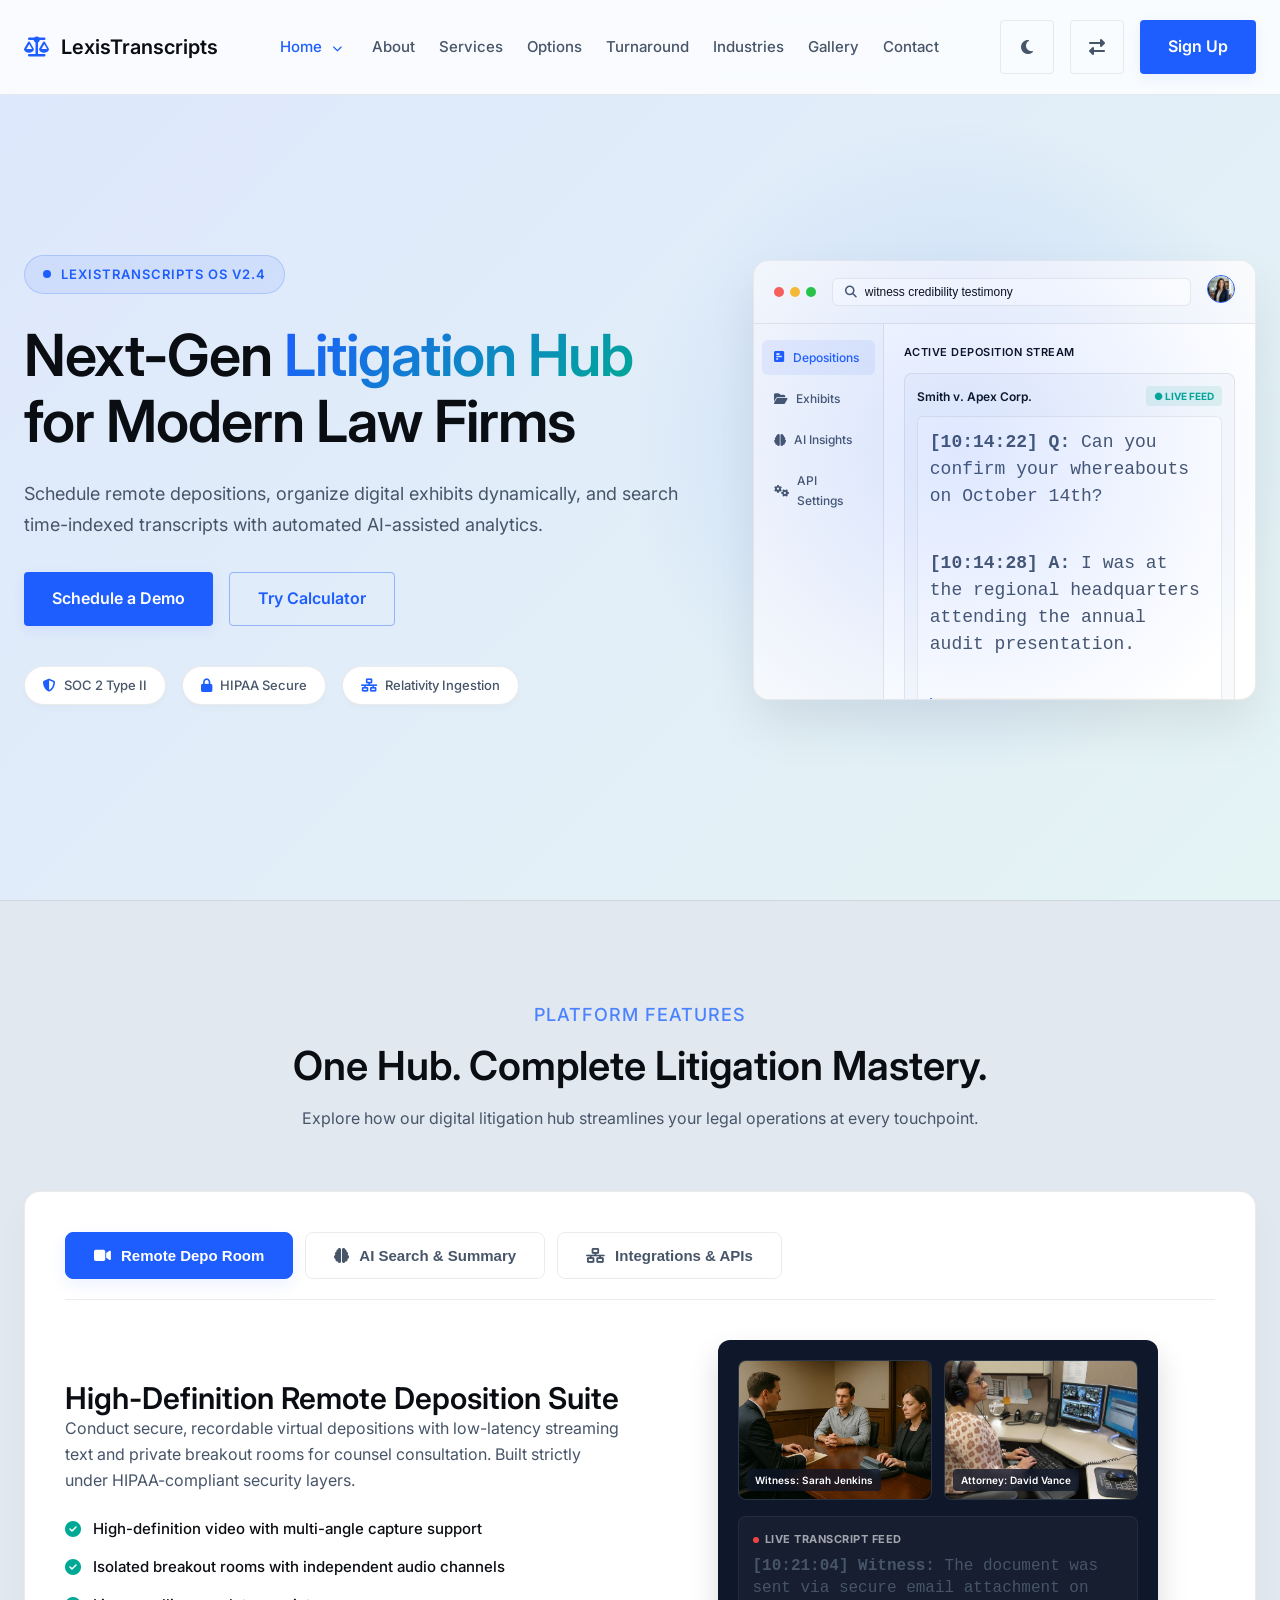
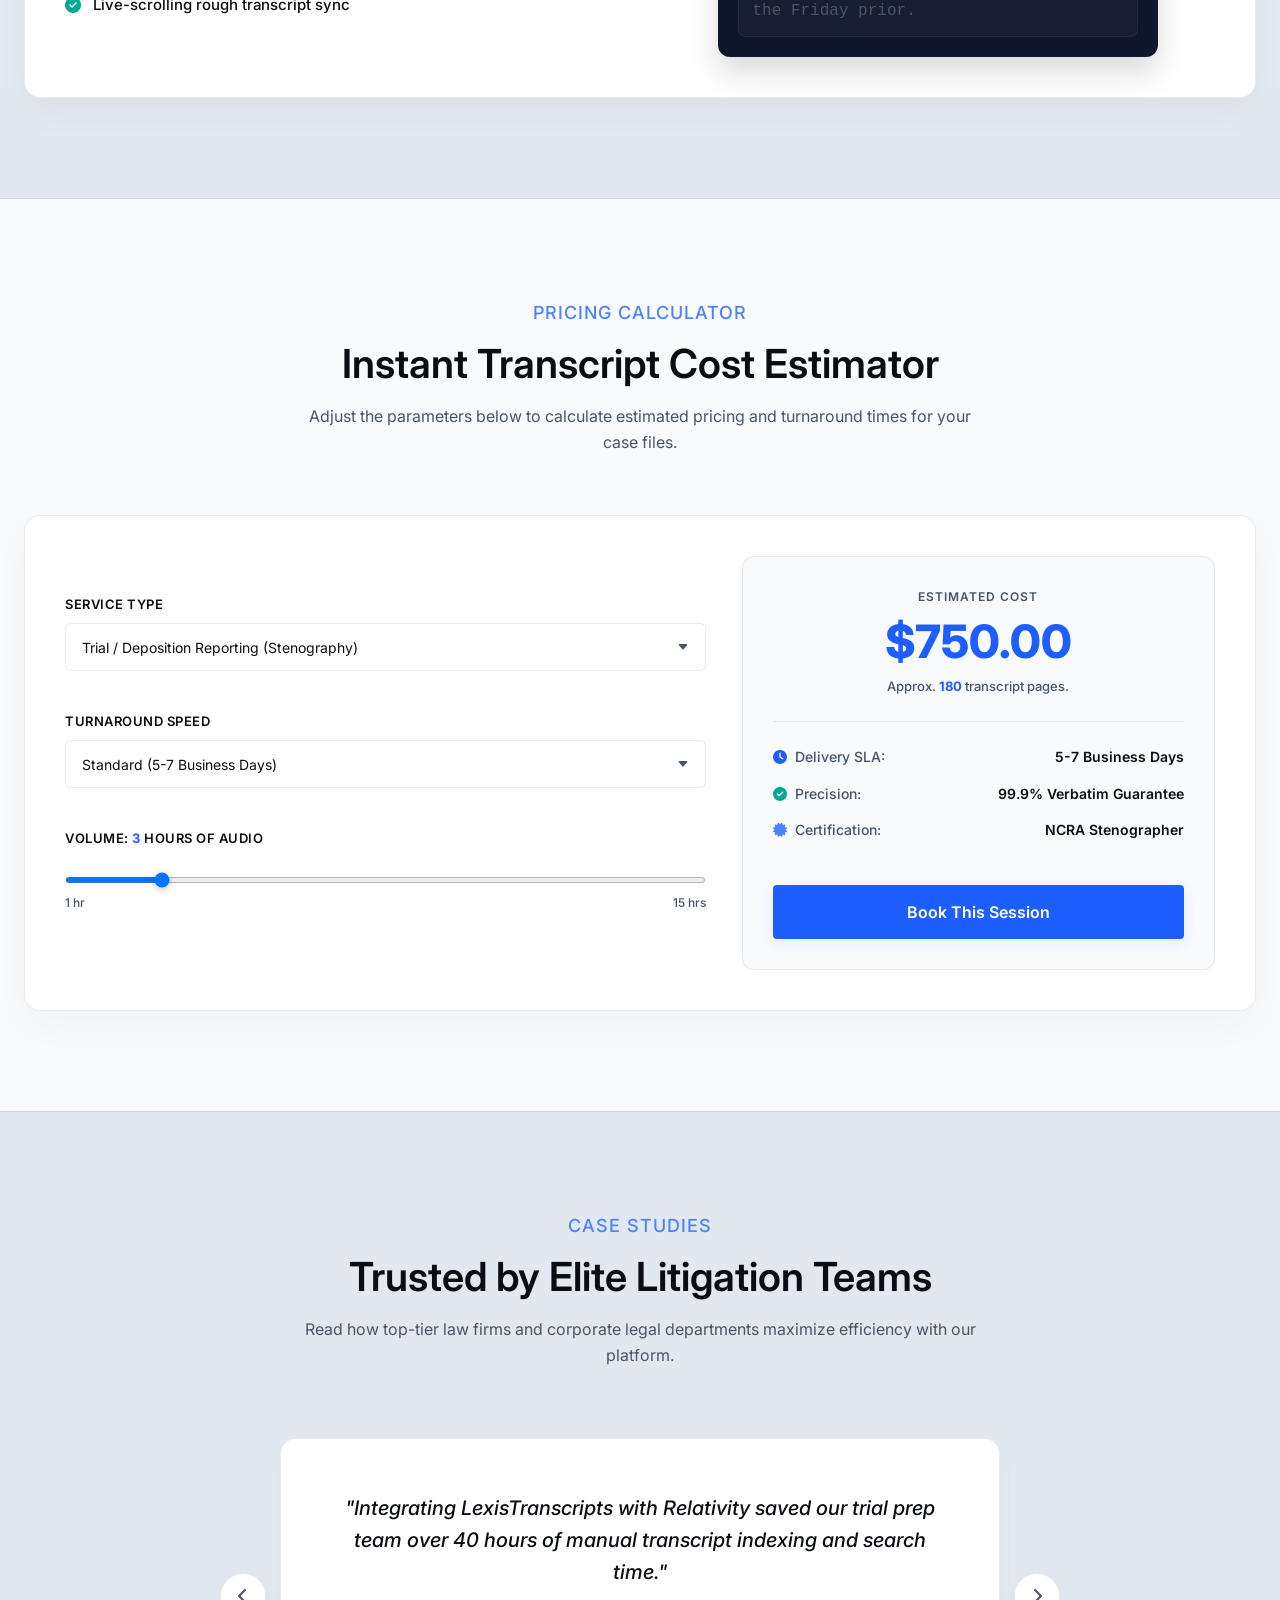
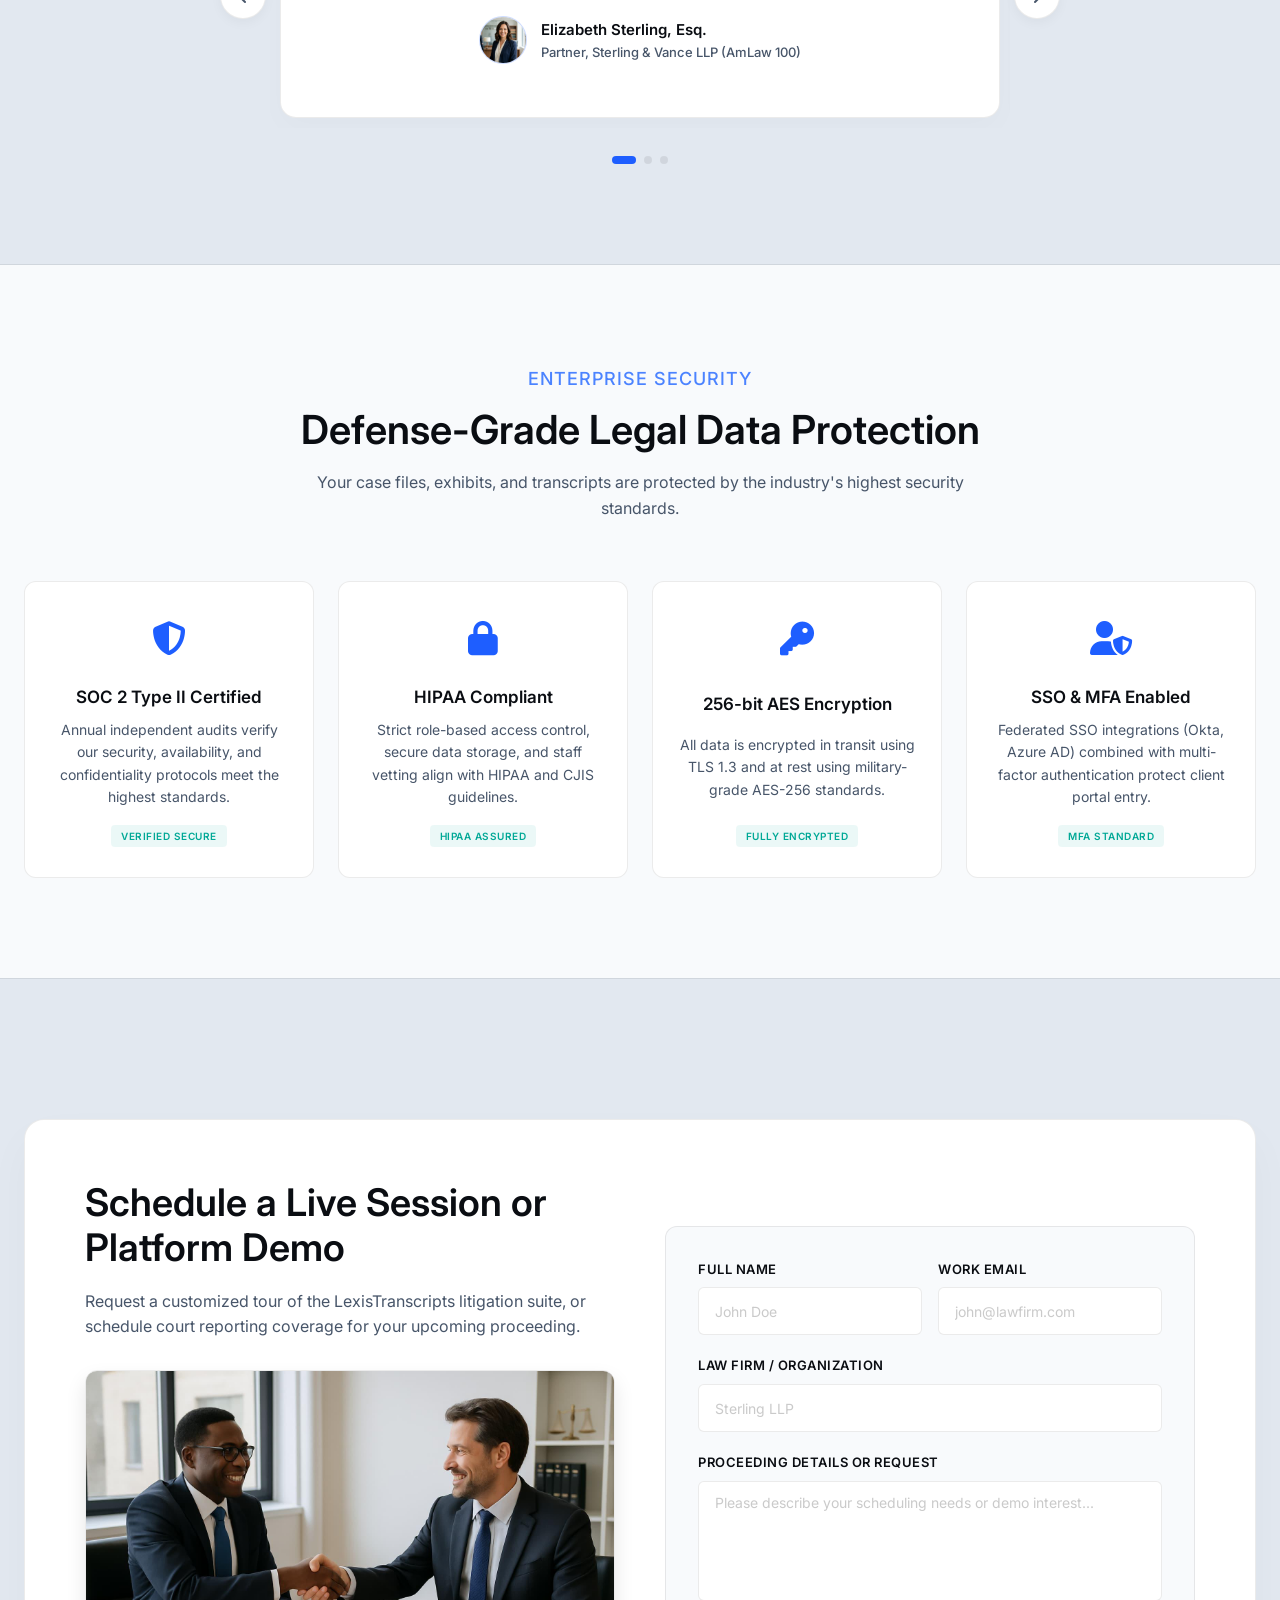
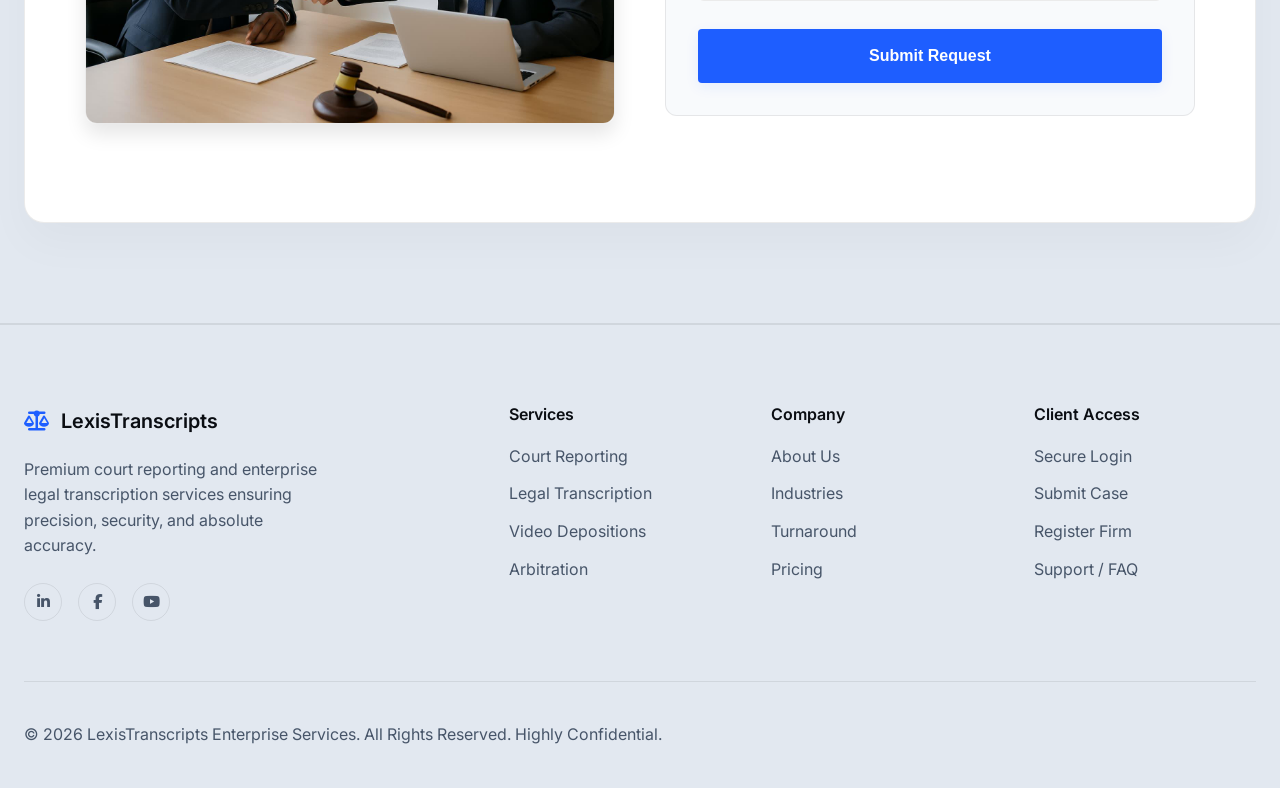
<file: home-2.html>
<!DOCTYPE html>
<html lang="en">

<head>
    <meta charset="UTF-8">
    <meta name="viewport" content="width=device-width, initial-scale=1.0">
    <meta name="description"
        content="Premium legal intelligence workflow with enterprise-level precision, advanced transcription, and evidence management for modern law firms.">
    <meta name="keywords"
        content="legal intelligence, legal transcription, evidence management, deposition services, law firm solutions">
    <meta name="author" content="LexisTranscripts">
    <meta name="robots" content="index, follow">
    <meta property="og:title" content="Court Reporter & Legal Transcription | Legal Intelligence Workflow">
    <meta property="og:description" content="Where legal documentation meets enterprise-level precision.">
    <meta property="og:type" content="website">
    <meta property="og:url" content="https://lexistranscripts.com/home-2.html">
    <link rel="canonical" href="https://lexistranscripts.com/home-2.html">
    <title>Court Reporter & Legal Transcription | Legal Intelligence Workflow</title>
    <script type="application/ld+json">
    {
      "@context": "https://schema.org",
      "@type": "LegalService",
      "name": "LexisTranscripts",
      "description": "Premium enterprise-grade court reporting and legal transcription services with guaranteed turnaround times.",
      "url": "https://lexistranscripts.com/home-2.html",
      "telephone": "+1-800-555-0199",
      "address": {
        "@type": "PostalAddress",
        "streetAddress": "100 Court Street",
        "addressLocality": "New York",
        "addressRegion": "NY",
        "postalCode": "10001",
        "addressCountry": "US"
      }
    }
    </script>
    <link rel="icon" type="image/x-icon"
        href="data:image/svg+xml,<svg xmlns='http://www.w3.org/2000/svg' viewBox='0 0 100 100'><text y='75' font-size='75' font-weight='bold' fill='%231E5EFF'>⚖</text></svg>">
    <link rel="stylesheet" href="css/style.css">
    <link rel="stylesheet" href="css/dark-mode.css">
    <link rel="stylesheet" href="css/rtl.css">
    <link rel="stylesheet" href="https://cdnjs.cloudflare.com/ajax/libs/font-awesome/6.4.0/css/all.min.css">
    <style>
        /* ── SaaS Split Hero ── */
        .hero-split {
            display: grid;
            grid-template-columns: 1.15fr 0.85fr;
            gap: 48px;
            align-items: center;
            padding: 160px 0 100px;
            min-height: calc(100vh - 80px);
        }

        .hero-text {
            text-align: left;
        }

        .hero-text h1 {
            font-size: 58px;
            line-height: 1.15;
            margin-bottom: 24px;
            letter-spacing: -1px;
        }

        .hero-text p {
            font-size: 18px;
            color: var(--text-secondary);
            margin-bottom: 32px;
            line-height: 1.7;
        }

        .hero-btns {
            display: flex;
            gap: 16px;
            margin-top: 30px;
        }

        .hero-trust-indicators {
            display: flex;
            gap: 16px;
            margin-top: 40px;
            flex-wrap: wrap;
        }

        .trust-pill {
            display: inline-flex;
            align-items: center;
            gap: 8px;
            background: var(--bg-card);
            border: 1px solid var(--border-color);
            border-radius: 50px;
            padding: 8px 18px;
            font-size: 13px;
            color: var(--text-secondary);
            font-weight: 500;
            transition: all 0.3s ease;
            box-shadow: 0 4px 6px rgba(0, 0, 0, 0.02);
        }

        .trust-pill i {
            color: var(--accent-primary);
        }

        .trust-pill:hover {
            border-color: var(--accent-primary);
            transform: translateY(-2px);
            box-shadow: 0 8px 12px rgba(30, 94, 255, 0.05);
        }

        /* ── Tech Badge ── */
        .tech-badge {
            display: inline-flex;
            align-items: center;
            gap: 10px;
            background: rgba(30, 94, 255, 0.08);
            border: 1px solid rgba(30, 94, 255, 0.2);
            border-radius: 50px;
            padding: 8px 18px;
            margin-bottom: 28px;
        }

        .pulse-dot {
            width: 8px;
            height: 8px;
            border-radius: 50%;
            background: var(--accent-primary);
            animation: precisionPulse 2s infinite;
            display: inline-block;
        }

        .badge-text {
            font-size: 13px;
            font-weight: 600;
            color: var(--accent-primary);
            text-transform: uppercase;
            letter-spacing: 1px;
        }

        /* ── Dashboard Mockup ── */
        .hero-visual {
            display: flex;
            justify-content: center;
            align-items: center;
        }

        .dashboard-mockup {
            background: var(--bg-card);
            border: 1px solid var(--border-color);
            border-radius: 16px;
            box-shadow: 0 25px 50px rgba(0, 0, 0, 0.08);
            overflow: hidden;
            display: flex;
            flex-direction: column;
            width: 100%;
            max-width: 520px;
            height: 440px;
            font-size: 13px;
            transition: all 0.5s cubic-bezier(0.4, 0, 0.2, 1);
            position: relative;
        }

        .dashboard-mockup:hover {
            transform: translateY(-8px) scale(1.02);
            box-shadow: 0 35px 70px rgba(30, 94, 255, 0.12);
            border-color: rgba(30, 94, 255, 0.2);
        }

        .dash-header {
            background: var(--bg-primary);
            border-bottom: 1px solid var(--border-color);
            padding: 14px 20px;
            display: flex;
            align-items: center;
            gap: 16px;
        }

        .dash-dots {
            display: flex;
            gap: 6px;
        }

        .dash-dots .dot {
            width: 10px;
            height: 10px;
            border-radius: 50%;
        }

        .dash-dots .dot.red {
            background: #FF5F56;
        }

        .dash-dots .dot.yellow {
            background: #FFBD2E;
        }

        .dash-dots .dot.green {
            background: #27C93F;
        }

        .dash-search {
            flex-grow: 1;
            background: var(--bg-card);
            border: 1px solid var(--border-color);
            border-radius: 6px;
            padding: 6px 12px;
            display: flex;
            align-items: center;
            gap: 8px;
        }

        .dash-search i {
            color: var(--text-secondary);
            font-size: 12px;
        }

        .dash-search input {
            border: none;
            background: transparent;
            outline: none;
            font-size: 12px;
            color: var(--text-primary);
            width: 100%;
        }

        .dash-profile img {
            width: 28px;
            height: 28px;
            border-radius: 50%;
            object-fit: cover;
            border: 1.5px solid var(--accent-primary);
        }

        .dash-body {
            display: flex;
            flex-grow: 1;
            overflow: hidden;
            height: calc(100% - 57px);
        }

        .dash-sidebar {
            width: 130px;
            background: var(--bg-primary);
            border-right: 1px solid var(--border-color);
            padding: 16px 8px;
            display: flex;
            flex-direction: column;
            gap: 6px;
            flex-shrink: 0;
        }

        .dash-nav-item {
            padding: 8px 12px;
            border-radius: 6px;
            color: var(--text-secondary);
            font-weight: 500;
            cursor: pointer;
            display: flex;
            align-items: center;
            gap: 8px;
            transition: all 0.2s ease;
            font-size: 12px;
        }

        .dash-nav-item:hover,
        .dash-nav-item.active {
            background: rgba(30, 94, 255, 0.08);
            color: var(--accent-primary);
        }

        .dash-content {
            flex-grow: 1;
            padding: 20px;
            overflow-y: auto;
            text-align: left;
        }

        .dash-section-title {
            font-weight: 600;
            color: var(--text-primary);
            margin-bottom: 12px;
            text-transform: uppercase;
            font-size: 11px;
            letter-spacing: 0.5px;
        }

        .depo-status-card {
            background: var(--bg-primary);
            border: 1px solid var(--border-color);
            border-radius: 8px;
            padding: 12px;
            margin-bottom: 16px;
        }

        .depo-meta {
            display: flex;
            justify-content: space-between;
            align-items: center;
            margin-bottom: 10px;
        }

        .depo-title {
            font-weight: 600;
            color: var(--text-primary);
            font-size: 12px;
        }

        .status-indicator.active {
            font-size: 10px;
            font-weight: bold;
            color: var(--accent-secondary);
            background: rgba(0, 168, 150, 0.1);
            padding: 2px 8px;
            border-radius: 4px;
        }

        .depo-transcript-box {
            background: var(--bg-card);
            border: 1px solid var(--border-color);
            border-radius: 6px;
            padding: 12px;
            font-family: monospace;
            font-size: 11px;
            color: var(--text-secondary);
        }

        .transcript-line {
            margin-bottom: 6px;
            line-height: 1.5;
        }

        .transcript-line.highlighted {
            background: rgba(214, 167, 86, 0.1);
            border-left: 2px solid var(--accent-third);
            padding-left: 6px;
        }

        .highlight-tag {
            font-size: 9px;
            font-weight: bold;
            color: var(--accent-third);
            background: rgba(214, 167, 86, 0.15);
            padding: 1px 4px;
            border-radius: 2px;
            margin-left: 4px;
        }

        .dash-dropzone {
            border: 2px dashed var(--border-color);
            border-radius: 8px;
            padding: 20px;
            text-align: center;
            color: var(--text-secondary);
            cursor: pointer;
            transition: all 0.3s ease;
            display: flex;
            flex-direction: column;
            align-items: center;
            gap: 8px;
        }

        .dash-dropzone:hover {
            border-color: var(--accent-primary);
            background: rgba(30, 94, 255, 0.02);
            color: var(--accent-primary);
        }

        .dash-dropzone i {
            font-size: 24px;
        }

        /* ── Feature Showcase Tabs ── */
        .tab-container {
            margin-top: 40px;
            background: var(--bg-card);
            border: 1px solid var(--border-color);
            border-radius: 16px;
            padding: 40px;
            box-shadow: 0 15px 35px rgba(0, 0, 0, 0.03);
        }

        .tab-buttons {
            display: flex;
            gap: 12px;
            border-bottom: 1px solid var(--border-color);
            padding-bottom: 20px;
            margin-bottom: 40px;
            flex-wrap: wrap;
        }

        .tab-btn {
            display: inline-flex;
            align-items: center;
            gap: 10px;
            padding: 14px 28px;
            background: transparent;
            border: 1px solid var(--border-color);
            border-radius: 8px;
            cursor: pointer;
            font-size: 15px;
            font-weight: 600;
            color: var(--text-secondary);
            transition: all 0.3s ease;
        }

        .tab-btn:hover {
            color: var(--accent-primary);
            border-color: var(--accent-primary);
            background: rgba(30, 94, 255, 0.02);
        }

        .tab-btn.active {
            color: #fff;
            background: var(--accent-primary);
            border-color: var(--accent-primary);
            box-shadow: 0 6px 16px var(--glow-effect);
        }

        .tab-content {
            display: none;
        }

        .tab-content.active {
            display: block;
            animation: tabFadeIn 0.4s ease-in-out;
        }

        @keyframes tabFadeIn {
            from {
                opacity: 0;
                transform: translateY(8px);
            }

            to {
                opacity: 1;
                transform: translateY(0);
            }
        }

        .feature-bullets {
            list-style: none;
            margin-top: 24px;
            display: flex;
            flex-direction: column;
            gap: 14px;
        }

        .feature-bullets li {
            display: flex;
            align-items: center;
            gap: 12px;
            font-weight: 500;
            color: var(--text-primary);
            font-size: 15px;
        }

        .feature-bullets i {
            color: var(--accent-secondary);
            font-size: 16px;
        }

        .tab-visual {
            display: flex;
            justify-content: center;
            align-items: center;
        }

        .suite-preview {
            background: #0F172A;
            border-radius: 12px;
            padding: 20px;
            box-shadow: 0 15px 30px rgba(0, 0, 0, 0.15);
            width: 100%;
            max-width: 440px;
        }

        .video-grid {
            display: grid;
            grid-template-columns: 1fr 1fr;
            gap: 12px;
        }

        .video-cell {
            position: relative;
            border-radius: 8px;
            overflow: hidden;
            height: 140px;
            background: #1E293B;
            border: 1px solid rgba(255, 255, 255, 0.05);
        }

        .video-cell img {
            width: 100%;
            height: 100%;
            object-fit: cover;
        }

        .user-label {
            position: absolute;
            bottom: 8px;
            left: 8px;
            background: rgba(15, 23, 42, 0.75);
            backdrop-filter: blur(4px);
            color: #fff;
            font-size: 10px;
            padding: 3px 8px;
            border-radius: 4px;
            font-weight: 600;
            z-index: 2;
        }

        .live-scroll-bar {
            margin-top: 16px;
            background: rgba(255, 255, 255, 0.03);
            border: 1px solid rgba(255, 255, 255, 0.06);
            border-radius: 8px;
            padding: 14px;
        }

        .live-scroll-title {
            font-size: 11px;
            font-weight: bold;
            color: rgba(255, 255, 255, 0.6);
            margin-bottom: 6px;
            display: flex;
            align-items: center;
            gap: 6px;
            text-transform: uppercase;
            letter-spacing: 0.5px;
        }

        .live-dot-red {
            width: 6px;
            height: 6px;
            border-radius: 50%;
            background: #EF4444;
            display: inline-block;
            animation: precisionPulse 2s infinite;
        }

        .live-scroll-content {
            font-size: 12px;
            color: #E2E8F0;
            font-family: monospace;
            line-height: 1.4;
        }

        .ai-preview-card {
            background: var(--bg-primary);
            border: 1px solid var(--border-color);
            border-radius: 12px;
            padding: 24px;
            width: 100%;
            max-width: 440px;
            box-shadow: 0 10px 20px rgba(0, 0, 0, 0.02);
        }

        .ai-header {
            font-weight: bold;
            font-size: 14px;
            color: var(--accent-primary);
            margin-bottom: 20px;
            display: flex;
            align-items: center;
            gap: 8px;
            text-transform: uppercase;
            letter-spacing: 0.5px;
        }

        .ai-summary-points {
            display: flex;
            flex-direction: column;
            gap: 14px;
        }

        .summary-point {
            background: var(--bg-card);
            border: 1px solid var(--border-color);
            border-radius: 8px;
            padding: 16px;
            transition: transform 0.3s ease;
        }

        .summary-point:hover {
            transform: translateX(4px);
        }

        .point-badge {
            font-size: 10px;
            font-weight: bold;
            color: var(--accent-third);
            background: rgba(214, 167, 86, 0.1);
            padding: 3px 8px;
            border-radius: 4px;
            display: inline-block;
            margin-bottom: 8px;
        }

        .summary-point p {
            font-size: 13px;
            margin: 0;
            color: var(--text-primary);
            line-height: 1.5;
        }

        .integration-deck {
            display: grid;
            grid-template-columns: 1fr 1fr;
            gap: 16px;
            width: 100%;
            max-width: 440px;
        }

        .integ-logo {
            background: var(--bg-primary);
            border: 1px solid var(--border-color);
            border-radius: 10px;
            padding: 24px;
            text-align: center;
            display: flex;
            flex-direction: column;
            align-items: center;
            gap: 12px;
            transition: all 0.3s ease;
        }

        .integ-logo:hover {
            border-color: var(--accent-primary);
            box-shadow: 0 10px 25px rgba(30, 94, 255, 0.08);
            transform: translateY(-4px);
        }

        .integ-logo i {
            font-size: 32px;
            color: var(--accent-primary);
        }

        .integ-logo span {
            font-weight: 600;
            font-size: 14px;
            color: var(--text-primary);
        }

        /* ── Pricing Calculator ── */
        .calc-card {
            display: grid;
            grid-template-columns: 1.15fr 0.85fr;
            gap: 36px;
            background: var(--bg-card);
            border: 1px solid var(--border-color);
            border-radius: 16px;
            padding: 40px;
            box-shadow: 0 15px 35px rgba(0, 0, 0, 0.03);
            margin-top: 40px;
        }

        .calc-inputs {
            display: flex;
            flex-direction: column;
            justify-content: center;
            gap: 20px;
        }

        .range-slider {
            width: 100%;
            height: 6px;
            background: var(--bg-secondary);
            border-radius: 3px;
            outline: none;
            margin: 20px 0 10px;
        }

        .range-slider::-webkit-slider-thumb {
            -webkit-appearance: none;
            width: 20px;
            height: 20px;
            border-radius: 50%;
            background: var(--accent-primary);
            cursor: pointer;
            box-shadow: 0 2px 6px rgba(0, 0, 0, 0.2);
            transition: transform 0.1s;
        }

        .range-slider::-webkit-slider-thumb:hover {
            transform: scale(1.25);
        }

        .slider-labels {
            display: flex;
            justify-content: space-between;
            font-size: 12px;
            color: var(--text-secondary);
            font-weight: 500;
        }

        .calc-results {
            background: var(--bg-primary);
            border: 1px solid var(--border-color);
            border-radius: 12px;
            padding: 30px;
            display: flex;
            flex-direction: column;
            justify-content: space-between;
            box-shadow: inset 0 2px 4px rgba(0, 0, 0, 0.01);
        }

        .result-box {
            text-align: center;
            border-bottom: 1px solid var(--border-color);
            padding-bottom: 24px;
            margin-bottom: 24px;
        }

        .result-title {
            font-size: 12px;
            text-transform: uppercase;
            letter-spacing: 1px;
            color: var(--text-secondary);
            font-weight: 600;
        }

        .result-price {
            font-size: 46px;
            font-weight: 800;
            color: var(--accent-primary);
            margin: 12px 0;
            line-height: 1;
        }

        .result-desc {
            font-size: 13px;
            color: var(--text-secondary);
            font-weight: 500;
        }

        .calc-details {
            display: flex;
            flex-direction: column;
            gap: 14px;
            margin-bottom: 24px;
        }

        .detail-item {
            display: flex;
            justify-content: space-between;
            font-size: 14px;
        }

        .detail-label {
            color: var(--text-secondary);
            font-weight: 500;
        }

        .detail-val {
            font-weight: 600;
            color: var(--text-primary);
        }

        /* ── Testimonial Carousel ── */
        .carousel-container {
            position: relative;
            max-width: 840px;
            margin: 40px auto 0;
            padding: 0 50px;
        }

        .carousel-track-wrapper {
            overflow: hidden;
            width: 100%;
        }

        .carousel-track {
            display: flex;
            transition: transform 0.6s cubic-bezier(0.25, 1, 0.5, 1);
            width: 300%;
        }

        .carousel-slide {
            width: 33.333%;
            flex-shrink: 0;
            padding: 10px;
            box-sizing: border-box;
        }

        .case-card {
            background: var(--bg-card);
            border: 1px solid var(--border-color);
            border-radius: 16px;
            padding: 44px;
            box-shadow: 0 10px 30px rgba(0, 0, 0, 0.02);
            text-align: center;
            min-height: 280px;
            display: flex;
            flex-direction: column;
            justify-content: center;
            align-items: center;
        }

        .case-quote {
            font-size: 20px;
            font-style: italic;
            color: var(--text-primary);
            line-height: 1.6;
            margin-bottom: 28px;
            font-weight: 500;
        }

        .case-author {
            display: inline-flex;
            align-items: center;
            gap: 14px;
            text-align: left;
        }

        .author-avatar {
            width: 48px;
            height: 48px;
            border-radius: 50%;
            background: rgba(30, 94, 255, 0.08);
            color: var(--accent-primary);
            display: flex;
            align-items: center;
            justify-content: center;
            font-size: 20px;
            border: 1px solid rgba(30, 94, 255, 0.15);
        }

        .author-info {
            display: flex;
            flex-direction: column;
        }

        .author-name {
            font-weight: 600;
            color: var(--text-primary);
            font-size: 15px;
        }

        .author-title {
            font-size: 13px;
            color: var(--text-secondary);
            font-weight: 500;
        }

        .carousel-btn {
            position: absolute;
            top: 50%;
            transform: translateY(-50%);
            width: 46px;
            height: 46px;
            border-radius: 50%;
            border: 1px solid var(--border-color);
            background: var(--bg-card);
            color: var(--text-secondary);
            cursor: pointer;
            display: flex;
            align-items: center;
            justify-content: center;
            transition: all 0.3s ease;
            box-shadow: 0 4px 12px rgba(0, 0, 0, 0.04);
            z-index: 10;
            font-size: 16px;
        }

        .carousel-btn:hover {
            border-color: var(--accent-primary);
            color: var(--accent-primary);
            background: rgba(30, 94, 255, 0.05);
            transform: translateY(-50%) scale(1.05);
        }

        .carousel-btn.prev-btn {
            left: 0px;
        }

        .carousel-btn.next-btn {
            right: 0px;
        }

        .carousel-indicators {
            display: flex;
            justify-content: center;
            gap: 8px;
            margin-top: 28px;
        }

        .indicator-dot {
            width: 8px;
            height: 8px;
            border-radius: 50%;
            background: var(--border-color);
            cursor: pointer;
            transition: all 0.3s ease;
        }

        .indicator-dot.active {
            background: var(--accent-primary);
            width: 24px;
            border-radius: 4px;
        }

        /* ── Security Grid ── */
        .security-grid {
            display: grid;
            grid-template-columns: repeat(4, 1fr);
            gap: 24px;
            margin-top: 40px;
        }

        .security-card {
            background: var(--bg-card);
            border: 1px solid var(--border-color);
            border-radius: 12px;
            padding: 30px 24px;
            text-align: center;
            transition: all 0.4s cubic-bezier(0.25, 1, 0.5, 1);
            position: relative;
            overflow: hidden;
            display: flex;
            flex-direction: column;
            justify-content: space-between;
            align-items: center;
            height: 100%;
        }

        .security-card:hover {
            transform: translateY(-6px);
            box-shadow: 0 20px 40px rgba(30, 94, 255, 0.06);
            border-color: rgba(30, 94, 255, 0.18);
        }

        .sec-icon {
            font-size: 34px;
            color: var(--accent-primary);
            margin-bottom: 20px;
        }

        .security-card h3 {
            font-size: 17px;
            margin-bottom: 12px;
            color: var(--text-primary);
        }

        .security-card p {
            font-size: 14px;
            color: var(--text-secondary);
            line-height: 1.6;
            margin-bottom: 16px;
        }

        .sec-badge {
            display: inline-block;
            font-size: 10px;
            font-weight: 600;
            color: var(--accent-secondary);
            background: rgba(0, 168, 150, 0.08);
            padding: 3px 10px;
            border-radius: 4px;
            text-transform: uppercase;
            letter-spacing: 0.5px;
        }

        /* ── Demo / Contact CTA Form ── */
        .cta-form-wrapper {
            background: var(--bg-card);
            border: 1px solid var(--border-color);
            border-radius: 20px;
            padding: 60px;
            box-shadow: 0 20px 45px rgba(0, 0, 0, 0.03);
            margin-top: 40px;
        }

        .cta-form-info {
            text-align: left;
        }

        .cta-form-info h2 {
            font-size: 38px;
            margin-bottom: 18px;
            line-height: 1.2;
        }

        .cta-features-list {
            display: flex;
            flex-direction: column;
            gap: 24px;
        }

        .cta-feature-item {
            display: flex;
            gap: 16px;
            align-items: flex-start;
        }

        .cta-feature-item i {
            color: var(--accent-secondary);
            font-size: 22px;
            margin-top: 2px;
        }

        .cta-feature-item h4 {
            font-size: 16px;
            margin-bottom: 4px;
            color: var(--text-primary);
            text-align: left;
        }

        .cta-feature-item p {
            font-size: 14px;
            margin: 0;
            color: var(--text-secondary);
            line-height: 1.5;
            text-align: left;
        }

        .cta-form-card {
            background: var(--bg-primary);
            border: 1px solid var(--border-color);
            border-radius: 12px;
            padding: 32px;
        }

        .form-row {
            display: grid;
            grid-template-columns: 1fr 1fr;
            gap: 16px;
        }

        .form-group {
            margin-bottom: 20px;
            text-align: left;
        }

        .form-group label {
            display: block;
            font-size: 13px;
            font-weight: 600;
            color: var(--text-primary);
            margin-bottom: 8px;
            text-transform: uppercase;
            letter-spacing: 0.5px;
        }

        .form-control {
            width: 100%;
            height: 48px;
            padding: 12px 16px;
            border: 1px solid var(--border-color);
            border-radius: 6px;
            background: var(--bg-card);
            color: var(--text-primary);
            font-size: 14px;
            outline: none;
            transition: all 0.3s ease;
            box-sizing: border-box;
        }

        .form-control::placeholder {
            color: rgba(150, 150, 150, 0.5);
        }

        .form-control:focus {
            border-color: var(--accent-primary);
            box-shadow: 0 0 0 3px rgba(30, 94, 255, 0.12);
        }

        textarea.form-control {
            height: 110px;
            resize: none;
            font-family: inherit;
        }

        .success-message {
            display: none;
            margin-top: 16px;
            background: rgba(0, 168, 150, 0.08);
            color: var(--accent-secondary);
            border: 1px solid rgba(0, 168, 150, 0.2);
            padding: 12px;
            border-radius: 6px;
            text-align: center;
            font-weight: 600;
            font-size: 14px;
            align-items: center;
            justify-content: center;
            gap: 8px;
        }

        /* ── Responsive Adaptations ── */
        @media (max-width: 1024px) {
            .hero-split {
                grid-template-columns: 1fr;
                text-align: center;
                gap: 40px;
                padding: 140px 0 80px;
            }

            .hero-text {
                text-align: center;
            }

            .hero-btns {
                justify-content: center;
            }

            .hero-trust-indicators {
                justify-content: center;
                flex-wrap: wrap;
            }

            /* FIX 4: Contain the hero visual so dashboard card never overflows */
            .hero-visual {
                width: 100%;
                max-width: 100%;
                overflow: hidden;
                box-sizing: border-box;
            }

            .dashboard-mockup {
                max-width: 100% !important;
                width: 100% !important;
                box-sizing: border-box !important;
                overflow: hidden !important;
            }

            .cta-form-wrapper {
                padding: 40px 30px;
            }

            .security-grid {
                grid-template-columns: repeat(2, 1fr);
            }
        }

        @media (max-width: 768px) {
            .hero-text h1 {
                font-size: 42px;
            }

            .calc-card {
                grid-template-columns: 1fr;
                padding: 24px;
            }

            .cta-form-wrapper .grid-2 {
                grid-template-columns: 1fr;
                gap: 40px;
            }

            .carousel-container {
                padding: 0 20px;
            }

            .carousel-btn {
                display: none;
            }
        }

        @media (max-width: 768px) {
            .cta-form-info {
                text-align: center;
            }

            .cta-features-list {
                align-items: center;
            }

            .cta-feature-item {
                flex-direction: column;
                align-items: center;
                text-align: center;
            }

            .cta-feature-item h4,
            .cta-feature-item p {
                text-align: center;
            }
        }

        @media (max-width: 576px) {
            .form-row {
                grid-template-columns: 1fr;
            }

            .security-grid {
                grid-template-columns: 1fr;
            }
        }

        /* FIX 1+2: RTL hero-text / hero-btns / trust-indicators alignment */
        body[dir="rtl"] .hero-text {
            text-align: right;
        }

        body[dir="rtl"] .hero-btns {
            flex-direction: row-reverse;
            justify-content: flex-start;
        }

        @media (max-width: 1024px) {
            body[dir="rtl"] .hero-text {
                text-align: right;
            }

            body[dir="rtl"] .hero-btns {
                justify-content: center;
                flex-direction: row-reverse;
            }

            body[dir="rtl"] .hero-trust-indicators {
                justify-content: center;
                flex-direction: row-reverse;
            }
        }

        /* Prevent oval shape morphing (flex-shrink) */
        .author-avatar,
        .pulse-dot,
        .live-dot-red,
        .indicator-dot,
        .dash-dots .dot,
        .dash-profile img {
            flex-shrink: 0 !important;
        }

        /* Card content inside carousel uses RTL */
        body[dir="rtl"] .case-card {
            direction: rtl;
            text-align: right;
        }

        body[dir="rtl"] .case-author {
            direction: rtl;
            text-align: right;
            justify-content: flex-end;
        }
    </style>
</head>

<body dir="ltr" class="premium-home">

    <!-- Navbar -->
    <nav class="navbar">
        <div class="container">
            <a href="index.html" class="nav-brand">
                <i class="fa-solid fa-scale-balanced" style="color: var(--accent-primary);"></i>
                <span>LexisTranscripts</span>
            </a>

            <ul class="nav-links">
                <li class="desktop-only nav-item">
                    <a href="#" class="active">Home <i class="fa-solid fa-chevron-down"
                            style="font-size: 10px; margin-left: 4px;"></i></a>
                    <div class="dropdown-menu">
                        <a href="index.html">Home 1</a>
                        <a href="home-2.html" class="active">Home 2</a>
                    </div>
                </li>
                <li class="mobile-only"><a href="index.html">Home 1</a></li>
                <li class="mobile-only"><a href="home-2.html" class="active">Home 2</a></li>
                <li><a href="about.html">About</a></li>
                <li><a href="services.html">Services</a></li>
                <li><a href="transcription-options.html">Options</a></li>
                <li><a href="turnaround-times.html">Turnaround</a></li>
                <li><a href="industries.html">Industries</a></li>
                <li><a href="gallery.html">Gallery</a></li>
                <li><a href="contact.html">Contact</a></li>
            </ul>

            <div class="nav-actions">
                <a href="#" id="dark-mode-toggle" title="Toggle Light/Dark"
                    style="color: var(--text-secondary); text-decoration: none;"><i class="fa-solid fa-moon"></i></a>
                <a href="#" id="rtl-toggle" title="Toggle RTL"
                    style="color: var(--text-secondary); text-decoration: none;"><i
                        class="fa-solid fa-right-left"></i></a>
                <a href="register.html" class="btn btn-primary">Sign Up</a>
            </div>

            <button class="nav-toggle">
                <i class="fa-solid fa-bars"></i>
            </button>
        </div>
    </nav>

    <!-- ══════════════════════════════════════════
         HERO — SaaS Split Hero Layout
    ══════════════════════════════════════════ -->
    <section class="hero premium-hero" style="padding: 0;">
        <div class="hero-scanline"></div>
        <div class="container">
            <div class="hero-split">
                <div class="hero-text">
                    <div class="tech-badge">
                        <span class="pulse-dot"></span>
                        <span class="badge-text">LexisTranscripts OS v2.4</span>
                    </div>
                    <h1>Next-Gen <span class="premium-gradient-text">Litigation Hub</span> for Modern Law Firms</h1>
                    <p>Schedule remote depositions, organize digital exhibits dynamically, and search time-indexed
                        transcripts with automated AI-assisted analytics.</p>
                    <div class="hero-btns" style="margin-top: 30px;">
                        <a href="#quote-section" class="btn btn-primary">Schedule a Demo</a>
                        <a href="#calculator-section" class="btn btn-secondary"
                            style="border-color: rgba(30, 94, 255, 0.4); color: var(--accent-primary);">Try
                            Calculator</a>
                    </div>
                    <div class="hero-trust-indicators">
                        <div class="trust-pill"><i class="fa-solid fa-shield-halved"></i> SOC 2 Type II</div>
                        <div class="trust-pill"><i class="fa-solid fa-lock"></i> HIPAA Secure</div>
                        <div class="trust-pill"><i class="fa-solid fa-network-wired"></i> Relativity Ingestion</div>
                    </div>
                </div>
                <div class="hero-visual">
                    <!-- Glassmorphic Dashboard Mockup -->
                    <div class="dashboard-mockup">
                        <div class="dash-header">
                            <div class="dash-dots">
                                <span class="dot red"></span>
                                <span class="dot yellow"></span>
                                <span class="dot green"></span>
                            </div>
                            <div class="dash-search">
                                <i class="fa-solid fa-magnifying-glass"></i>
                                <input type="text" value="witness credibility testimony" readonly>
                            </div>
                            <div class="dash-profile">
                                <img src="images/avatar.jpg" alt="User"
                                    onerror="this.src='data:image/svg+xml;utf8,<svg xmlns=\'http://www.w3.org/2000/svg\' width=\'28\' height=\'28\' viewBox=\'0 0 32 32\'><circle cx=\'16\' cy=\'16\' r=\'16\' fill=\'%231E5EFF\'/><text x=\'50%\' y=\'55%\' font-size=\'12\' fill=\'white\' font-family=\'Arial\' text-anchor=\'middle\' dominant-baseline=\'middle\'>JD</text></svg>'">
                            </div>
                        </div>
                        <div class="dash-body">
                            <div class="dash-sidebar">
                                <div class="dash-nav-item active"><i class="fa-solid fa-square-poll-horizontal"></i>
                                    Depositions</div>
                                <div class="dash-nav-item"><i class="fa-solid fa-folder-open"></i> Exhibits</div>
                                <div class="dash-nav-item"><i class="fa-solid fa-brain"></i> AI Insights</div>
                                <div class="dash-nav-item"><i class="fa-solid fa-gears"></i> API Settings</div>
                            </div>
                            <div class="dash-content">
                                <div class="dash-section-title">Active Deposition Stream</div>
                                <div class="depo-status-card">
                                    <div class="depo-meta">
                                        <span class="depo-title">Smith v. Apex Corp.</span>
                                        <span class="status-indicator active">● LIVE FEED</span>
                                    </div>
                                    <div class="depo-transcript-box">
                                        <p class="transcript-line"><strong>[10:14:22] Q:</strong> Can you confirm your
                                            whereabouts on October 14th?</p>
                                        <p class="transcript-line"><strong>[10:14:28] A:</strong> I was at the regional
                                            headquarters attending the annual audit presentation.</p>
                                        <p class="transcript-line highlighted"><strong>[10:14:35] Q:</strong> And who
                                            else was present in that meeting room? <span class="highlight-tag"><i
                                                    class="fa-solid fa-star"></i> Flagged Key</span></p>
                                    </div>
                                </div>
                                <div class="dash-section-title" style="margin-top: 15px;">Smart Exhibit Uploader</div>
                                <div class="dash-dropzone">
                                    <i class="fa-solid fa-cloud-arrow-up"></i>
                                    <span>Drag exhibits here to sync in real-time</span>
                                </div>
                            </div>
                        </div>
                    </div>
                </div>
            </div>
        </div>
    </section>

    <!-- ══════════════════════════════════════════
         SECTION 1 — Interactive Feature Showcase Tabs
    ══════════════════════════════════════════ -->
    <section class="section section-bg-secondary" id="features-section">
        <div class="container">
            <div class="section-header">
                <span class="subheading">Platform Features</span>
                <h2>One Hub. Complete Litigation Mastery.</h2>
                <p>Explore how our digital litigation hub streamlines your legal operations at every touchpoint.</p>
            </div>

            <div class="tab-container">
                <div class="tab-buttons">
                    <button class="tab-btn active" onclick="switchTab(event, 'depo-room')">
                        <i class="fa-solid fa-video"></i>
                        <span>Remote Depo Room</span>
                    </button>
                    <button class="tab-btn" onclick="switchTab(event, 'ai-insights')">
                        <i class="fa-solid fa-brain"></i>
                        <span>AI Search & Summary</span>
                    </button>
                    <button class="tab-btn" onclick="switchTab(event, 'integrations')">
                        <i class="fa-solid fa-network-wired"></i>
                        <span>Integrations & APIs</span>
                    </button>
                </div>

                <div class="tab-content active" id="depo-room">
                    <div class="grid-2 align-items-center">
                        <div class="tab-text">
                            <h3>High-Definition Remote Deposition Suite</h3>
                            <p>Conduct secure, recordable virtual depositions with low-latency streaming text and
                                private breakout rooms for counsel consultation. Built strictly under HIPAA-compliant
                                security layers.</p>
                            <ul class="feature-bullets">
                                <li><i class="fa-solid fa-circle-check"></i> High-definition video with multi-angle
                                    capture support</li>
                                <li><i class="fa-solid fa-circle-check"></i> Isolated breakout rooms with independent
                                    audio channels</li>
                                <li><i class="fa-solid fa-circle-check"></i> Live-scrolling rough transcript sync</li>
                            </ul>
                        </div>
                        <div class="tab-visual">
                            <div class="suite-preview">
                                <div class="video-grid">
                                    <div class="video-cell">
                                        <div class="user-label">Witness: Sarah Jenkins</div>
                                        <img src="images/deposition.jpg" alt="Witness"
                                            onerror="this.src='data:image/svg+xml;utf8,<svg xmlns=\'http://www.w3.org/2000/svg\' width=\'200\' height=\'150\'><rect width=\'100%\' height=\'100%\' fill=\'%232A3E5C\'/><text x=\'50%\' y=\'50%\' fill=\'white\' font-family=\'Arial\' dominant-baseline=\'middle\' text-anchor=\'middle\'>Sarah Jenkins</text></svg>'">
                                    </div>
                                    <div class="video-cell">
                                        <div class="user-label">Attorney: David Vance</div>
                                        <img src="images/scoping.jpg" alt="Attorney"
                                            onerror="this.src='data:image/svg+xml;utf8,<svg xmlns=\'http://www.w3.org/2000/svg\' width=\'200\' height=\'150\'><rect width=\'100%\' height=\'100%\' fill=\'%231E2A38\'/><text x=\'50%\' y=\'50%\' fill=\'white\' font-family=\'Arial\' dominant-baseline=\'middle\' text-anchor=\'middle\'>David Vance</text></svg>'">
                                    </div>
                                </div>
                                <div class="live-scroll-bar">
                                    <div class="live-scroll-title"><span class="live-dot-red"></span> Live Transcript
                                        Feed</div>
                                    <div class="live-scroll-content">
                                        <p><strong>[10:21:04] Witness:</strong> The document was sent via secure email
                                            attachment on the Friday prior.</p>
                                    </div>
                                </div>
                            </div>
                        </div>
                    </div>
                </div>

                <div class="tab-content" id="ai-insights">
                    <div class="grid-2 align-items-center">
                        <div class="tab-text">
                            <h3>AI-Powered Transcript Search & Analytics</h3>
                            <p>Scan thousands of transcript pages instantly. Extract semantic insights, trace key
                                witness testimonies, and auto-generate deposition summaries with citation links to the
                                original record.</p>
                            <ul class="feature-bullets">
                                <li><i class="fa-solid fa-circle-check"></i> Semantic search queries (understands
                                    context, not just keywords)</li>
                                <li><i class="fa-solid fa-circle-check"></i> One-click automated summary drafting with
                                    key topics</li>
                                <li><i class="fa-solid fa-circle-check"></i> Interactive witness sentiment and
                                    contradiction indicators</li>
                            </ul>
                        </div>
                        <div class="tab-visual" style="flex-direction: column; gap: 20px;">
                            <img src="images/legal-tech.jpg" alt="AI Analytics"
                                style="width: 100%; max-width: 440px; border-radius: 12px; border: 1px solid var(--border-color); box-shadow: 0 10px 25px rgba(0,0,0,0.05);">
                            <div class="ai-preview-card">
                                <div class="ai-header"><i class="fa-solid fa-wand-magic-sparkles"></i> AI Deposition
                                    Summary</div>
                                <div class="ai-summary-points">
                                    <div class="summary-point">
                                        <span class="point-badge">Topic: Timeline</span>
                                        <p>Witness confirms receiving the project plans on <strong>Oct 12th</strong>,
                                            contradicting earlier claims of Oct 15th (Ref: Page 42, Line 12).</p>
                                    </div>
                                    <div class="summary-point">
                                        <span class="point-badge">Topic: Authorization</span>
                                        <p>Witness acknowledges approving the capital expense allocation (Ref: Page 89,
                                            Line 4).</p>
                                    </div>
                                </div>
                            </div>
                        </div>
                    </div>
                </div>

                <div class="tab-content" id="integrations">
                    <div class="grid-2 align-items-center">
                        <div class="tab-text">
                            <h3>Seamless Litigation Workflow Integrations</h3>
                            <p>Bridge the gap between transcription and litigation software. Ingest transcripts and
                                exhibits directly into Relativity, Clio, Salesforce, and enterprise document systems
                                without formatting loss.</p>
                            <ul class="feature-bullets">
                                <li><i class="fa-solid fa-circle-check"></i> Full integration with Relativity,
                                    Concordance, and Summation</li>
                                <li><i class="fa-solid fa-circle-check"></i> Clio integration for unified case
                                    management and billing</li>
                                <li><i class="fa-solid fa-circle-check"></i> Open REST API for bespoke custom
                                    integrations</li>
                            </ul>
                        </div>
                        <div class="tab-visual" style="flex-direction: column; gap: 20px;">
                            <img src="images/secure-legal.jpg" alt="Litigation Workflow Integration"
                                style="width: 100%; max-width: 440px; border-radius: 12px; border: 1px solid var(--border-color); box-shadow: 0 10px 25px rgba(0,0,0,0.05);">
                            <div class="integration-deck">
                                <div class="integ-logo"><i class="fa-solid fa-network-wired"></i><span>Relativity</span>
                                </div>
                                <div class="integ-logo"><i class="fa-solid fa-briefcase"></i><span>Clio</span></div>
                                <div class="integ-logo"><i class="fa-solid fa-cloud"></i><span>Box &amp; Dropbox</span>
                                </div>
                                <div class="integ-logo"><i class="fa-solid fa-code"></i><span>REST APIs</span></div>
                            </div>
                        </div>
                    </div>
                </div>
            </div>
        </div>
    </section>

    <!-- ══════════════════════════════════════════
         SECTION 2 — Interactive Cost Estimator & Calculator
    ══════════════════════════════════════════ -->
    <section class="section" id="calculator-section">
        <div class="container">
            <div class="section-header">
                <span class="subheading">Pricing Calculator</span>
                <h2>Instant Transcript Cost Estimator</h2>
                <p>Adjust the parameters below to calculate estimated pricing and turnaround times for your case files.
                </p>
            </div>

            <div class="calc-card">
                <div class="calc-inputs">
                    <div class="form-group">
                        <label for="service-type">Service Type</label>
                        <select id="service-type" class="form-control" onchange="calculateCost()">
                            <option value="reporting">Trial / Deposition Reporting (Stenography)</option>
                            <option value="transcription">Legal Audio/Video Transcription</option>
                        </select>
                    </div>

                    <div class="form-group">
                        <label for="turnaround-speed">Turnaround Speed</label>
                        <select id="turnaround-speed" class="form-control" onchange="calculateCost()">
                            <option value="standard">Standard (5-7 Business Days)</option>
                            <option value="rush">Rush (24-48 Hours)</option>
                            <option value="sameday">Same-Day / Daily Copy (12 Hours)</option>
                        </select>
                    </div>

                    <div class="form-group">
                        <label for="volume-slider">Volume: <span id="volume-val"
                                style="color: var(--accent-primary); font-weight: 700;">3</span> Hours of Audio</label>
                        <input type="range" id="volume-slider" min="1" max="15" value="3" class="range-slider"
                            oninput="updateVolumeText(); calculateCost();">
                        <div class="slider-labels">
                            <span>1 hr</span>
                            <span>15 hrs</span>
                        </div>
                    </div>
                </div>

                <div class="calc-results">
                    <div class="result-box">
                        <div class="result-title">Estimated Cost</div>
                        <div class="result-price" id="calc-price">$750.00</div>
                        <div class="result-desc">Approx. <span id="calc-pages"
                                style="color: var(--accent-primary); font-weight: 700;">360</span> transcript pages.
                        </div>
                    </div>
                    <div class="calc-details">
                        <div class="detail-item">
                            <span class="detail-label"><i class="fa-solid fa-clock"
                                    style="color: var(--accent-primary); margin-right: 4px;"></i> Delivery SLA:</span>
                            <span class="detail-val" id="calc-sla">5-7 Business Days</span>
                        </div>
                        <div class="detail-item">
                            <span class="detail-label"><i class="fa-solid fa-circle-check"
                                    style="color: var(--accent-secondary); margin-right: 4px;"></i> Precision:</span>
                            <span class="detail-val">99.9% Verbatim Guarantee</span>
                        </div>
                        <div class="detail-item">
                            <span class="detail-label"><i class="fa-solid fa-certificate"
                                    style="color: var(--accent-third); margin-right: 4px;"></i> Certification:</span>
                            <span class="detail-val" id="calc-cert">NCRA Stenographer</span>
                        </div>
                    </div>
                    <div style="text-align: center; margin-top: 20px;">
                        <a href="#quote-section" class="btn btn-primary" style="width: 100%;">Book This Session</a>
                    </div>
                </div>
            </div>
        </div>
    </section>

    <!-- ══════════════════════════════════════════
         SECTION 3 — Testimonial & Case Study Carousel
    ══════════════════════════════════════════ -->
    <section class="section section-bg-secondary" id="testimonials-section">
        <div class="container">
            <div class="section-header">
                <span class="subheading">Case Studies</span>
                <h2>Trusted by Elite Litigation Teams</h2>
                <p>Read how top-tier law firms and corporate legal departments maximize efficiency with our platform.
                </p>
            </div>

            <div class="carousel-container">
                <div class="carousel-track-wrapper">
                    <div class="carousel-track" id="carouselTrack">
                        <!-- Slide 1 -->
                        <div class="carousel-slide">
                            <div class="case-card">
                                <div class="case-quote">"Integrating LexisTranscripts with Relativity saved our trial
                                    prep team over 40 hours of manual transcript indexing and search time."</div>
                                <div class="case-author">
                                    <div class="author-avatar" style="overflow: hidden; padding: 0;"><img
                                            src="images/avatar.jpg"
                                            style="width: 100%; height: 100%; object-fit: cover;"
                                            alt="Elizabeth Sterling"
                                            onerror="this.src='data:image/svg+xml;utf8,<svg xmlns=\'http://www.w3.org/2000/svg\' width=\'48\' height=\'48\' viewBox=\'0 0 48 48\'><circle cx=\'24\' cy=\'24\' r=\'24\' fill=\'%231E5EFF\'/><text x=\'50%\' y=\'55%\' font-size=\'16\' fill=\'white\' font-family=\'Arial\' text-anchor=\'middle\' dominant-baseline=\'middle\'>ES</text></svg>'">
                                    </div>
                                    <div class="author-info">
                                        <span class="author-name">Elizabeth Sterling, Esq.</span>
                                        <span class="author-title">Partner, Sterling &amp; Vance LLP (AmLaw 100)</span>
                                    </div>
                                </div>
                            </div>
                        </div>
                        <!-- Slide 2 -->
                        <div class="carousel-slide">
                            <div class="case-card">
                                <div class="case-quote">"The interactive digital exhibit binder allowed us to manage
                                    120+ documents seamlessly during a complex remote deposition."</div>
                                <div class="case-author">
                                    <div class="author-avatar" style="overflow: hidden; padding: 0;"><img
                                            src="images/domain-expert.jpg"
                                            style="width: 100%; height: 100%; object-fit: cover;" alt="Marcus Finch"
                                            onerror="this.src='data:image/svg+xml;utf8,<svg xmlns=\'http://www.w3.org/2000/svg\' width=\'48\' height=\'48\' viewBox=\'0 0 48 48\'><circle cx=\'24\' cy=\'24\' r=\'24\' fill=\'%2300A896\'/><text x=\'50%\' y=\'55%\' font-size=\'16\' fill=\'white\' font-family=\'Arial\' text-anchor=\'middle\' dominant-baseline=\'middle\'>MF</text></svg>'">
                                    </div>
                                    <div class="author-info">
                                        <span class="author-name">Marcus Finch</span>
                                        <span class="author-title">Director of Litigation Support, Apex Corp.</span>
                                    </div>
                                </div>
                            </div>
                        </div>
                        <!-- Slide 3 -->
                        <div class="carousel-slide">
                            <div class="case-card">
                                <div class="case-quote">"We received daily copy transcripts within 3 hours of
                                    adjournment every day of our 4-week arbitration. Exceptional speed."</div>
                                <div class="case-author">
                                    <div class="author-avatar" style="overflow: hidden; padding: 0;"><img
                                            src="images/strategy.jpg"
                                            style="width: 100%; height: 100%; object-fit: cover;" alt="Raymond Thorne"
                                            onerror="this.src='data:image/svg+xml;utf8,<svg xmlns=\'http://www.w3.org/2000/svg\' width=\'48\' height=\'48\' viewBox=\'0 0 48 48\'><circle cx=\'24\' cy=\'24\' r=\'24\' fill=\'%234B83FF\'/><text x=\'50%\' y=\'55%\' font-size=\'16\' fill=\'white\' font-family=\'Arial\' text-anchor=\'middle\' dominant-baseline=\'middle\'>RT</text></svg>'">
                                    </div>
                                    <div class="author-info">
                                        <span class="author-name">Hon. Raymond Thorne (Ret.)</span>
                                        <span class="author-title">Arbitrator, Thorne ADR Group</span>
                                    </div>
                                </div>
                            </div>
                        </div>
                    </div>
                </div>

                <!-- Controls -->
                <button class="carousel-btn prev-btn" id="carouselPrevBtn" onclick="moveCarousel(-1)"><i
                        class="fa-solid fa-chevron-left"></i></button>
                <button class="carousel-btn next-btn" id="carouselNextBtn" onclick="moveCarousel(1)"><i
                        class="fa-solid fa-chevron-right"></i></button>

                <!-- Indicators -->
                <div class="carousel-indicators">
                    <span class="indicator-dot active" onclick="setCarouselSlide(0)"></span>
                    <span class="indicator-dot" onclick="setCarouselSlide(1)"></span>
                    <span class="indicator-dot" onclick="setCarouselSlide(2)"></span>
                </div>
            </div>
        </div>
    </section>

    <!-- ══════════════════════════════════════════
         SECTION 4 — Security Status Grid
    ══════════════════════════════════════════ -->
    <section class="section" id="security-section">
        <div class="container">
            <div class="section-header">
                <span class="subheading">Enterprise Security</span>
                <h2>Defense-Grade Legal Data Protection</h2>
                <p>Your case files, exhibits, and transcripts are protected by the industry's highest security
                    standards.</p>
            </div>

            <div class="security-grid">
                <div class="security-card">
                    <div class="sec-icon"><i class="fa-solid fa-shield-halved"></i></div>
                    <h3>SOC 2 Type II Certified</h3>
                    <p>Annual independent audits verify our security, availability, and confidentiality protocols meet
                        the highest standards.</p>
                    <div class="sec-badge">Verified Secure</div>
                </div>
                <div class="security-card">
                    <div class="sec-icon"><i class="fa-solid fa-lock"></i></div>
                    <h3>HIPAA Compliant</h3>
                    <p>Strict role-based access control, secure data storage, and staff vetting align with HIPAA and
                        CJIS guidelines.</p>
                    <div class="sec-badge">HIPAA Assured</div>
                </div>
                <div class="security-card">
                    <div class="sec-icon"><i class="fa-solid fa-key"></i></div>
                    <h3>256-bit AES Encryption</h3>
                    <p>All data is encrypted in transit using TLS 1.3 and at rest using military-grade AES-256
                        standards.</p>
                    <div class="sec-badge">Fully Encrypted</div>
                </div>
                <div class="security-card">
                    <div class="sec-icon"><i class="fa-solid fa-user-shield"></i></div>
                    <h3>SSO &amp; MFA Enabled</h3>
                    <p>Federated SSO integrations (Okta, Azure AD) combined with multi-factor authentication protect
                        client portal entry.</p>
                    <div class="sec-badge">MFA Standard</div>
                </div>
            </div>
        </div>
    </section>

    <!-- ══════════════════════════════════════════
         SECTION 5 — Custom Quote / Demo Form
    ══════════════════════════════════════════ -->
    <section class="section section-bg-secondary" id="quote-section">
        <div class="container">
            <div class="cta-form-wrapper">
                <div class="grid-2 align-items-center" style="gap: 50px;">
                    <div class="cta-form-info">
                        <h2>Schedule a Live Session or Platform Demo</h2>
                        <p style="margin-bottom: 30px;">Request a customized tour of the LexisTranscripts litigation
                            suite, or schedule court reporting coverage for your upcoming proceeding.</p>

                        <div style="margin-bottom: 30px;">
                            <img src="images/success.jpg" alt="Litigation Suite Demo"
                                style="width: 100%; border-radius: 12px; border: 1px solid var(--border-color); box-shadow: 0 10px 20px rgba(0,0,0,0.1);">
                        </div>


                    </div>

                    <div class="cta-form-card">
                        <form id="demo-request-form" onsubmit="handleFormSubmit(event)">
                            <div class="form-row">
                                <div class="form-group">
                                    <label for="form-name">Full Name</label>
                                    <input type="text" id="form-name" class="form-control" placeholder="John Doe"
                                        required>
                                </div>
                                <div class="form-group">
                                    <label for="form-email">Work Email</label>
                                    <input type="email" id="form-email" class="form-control"
                                        placeholder="john@lawfirm.com" required>
                                </div>
                            </div>
                            <div class="form-group">
                                <label for="form-company">Law Firm / Organization</label>
                                <input type="text" id="form-company" class="form-control" placeholder="Sterling LLP"
                                    required>
                            </div>
                            <div class="form-group">
                                <label for="form-message">Proceeding Details or Request</label>
                                <textarea id="form-message" class="form-control"
                                    placeholder="Please describe your scheduling needs or demo interest..."
                                    required></textarea>
                            </div>
                            <button type="submit" class="btn btn-primary" style="width: 100%;">Submit Request</button>
                            <div id="form-success-msg" class="success-message">
                                <i class="fa-solid fa-circle-check"></i> Thank you! Our scheduling team will contact you
                                shortly.
                            </div>
                        </form>
                    </div>
                </div>
            </div>
        </div>
    </section>

    <!-- Footer -->
    <footer class="footer">
        <div class="container">
            <div class="footer-grid">
                <div class="footer-brand">
                    <a href="index.html" class="nav-brand" style="margin-bottom: 20px;">
                        <i class="fa-solid fa-scale-balanced" style="color: var(--accent-primary);"></i>
                        <span>LexisTranscripts</span>
                    </a>
                    <p>Premium court reporting and enterprise legal transcription services ensuring precision, security,
                        and absolute accuracy.</p>
                    <div class="footer-socials">
                        <a href="#" class="social-icon" title="LinkedIn"><i class="fa-brands fa-linkedin-in"></i></a>
                        <a href="#" class="social-icon" title="Facebook"><i class="fa-brands fa-facebook-f"></i></a>
                        <a href="#" class="social-icon" title="YouTube"><i class="fa-brands fa-youtube"></i></a>
                    </div>
                </div>
                <div class="footer-links">
                    <h4>Services</h4>
                    <ul>
                        <li><a href="services.html">Court Reporting</a></li>
                        <li><a href="transcription-options.html">Legal Transcription</a></li>
                        <li><a href="service-details.html">Video Depositions</a></li>
                        <li><a href="services.html">Arbitration</a></li>
                    </ul>
                </div>
                <div class="footer-links">
                    <h4>Company</h4>
                    <ul>
                        <li><a href="about.html">About Us</a></li>
                        <li><a href="industries.html">Industries</a></li>
                        <li><a href="turnaround-times.html">Turnaround</a></li>
                        <li><a href="pricing.html">Pricing</a></li>
                    </ul>
                </div>
                <div class="footer-links">
                    <h4>Client Access</h4>
                    <ul>
                        <li><a href="login.html">Secure Login</a></li>
                        <li><a href="contact.html">Submit Case</a></li>
                        <li><a href="register.html">Register Firm</a></li>
                        <li><a href="faq.html">Support / FAQ</a></li>
                    </ul>
                </div>
            </div>
            <div class="footer-bottom">
                <p>&copy; 2026 LexisTranscripts Enterprise Services. All Rights Reserved. Highly Confidential.</p>
            </div>
        </div>
    </footer>

    <button id="scrollTopBtn" title="Go to top" aria-label="Scroll to top"><i class="fa-solid fa-arrow-up"></i></button>
    <script src="js/main.js"></script>
    <script>
        // Tab switching logic
        function switchTab(event, tabId) {
            const buttons = document.querySelectorAll('.tab-btn');
            buttons.forEach(btn => btn.classList.remove('active'));

            const contents = document.querySelectorAll('.tab-content');
            contents.forEach(content => content.classList.remove('active'));

            event.currentTarget.classList.add('active');
            document.getElementById(tabId).classList.add('active');
        }

        // Pricing Calculator Logic
        function updateVolumeText() {
            const volumeSlider = document.getElementById('volume-slider');
            const volumeVal = document.getElementById('volume-val');
            volumeVal.innerText = volumeSlider.value;
        }

        function calculateCost() {
            const serviceType = document.getElementById('service-type').value;
            const turnaroundSpeed = document.getElementById('turnaround-speed').value;
            const volume = parseInt(document.getElementById('volume-slider').value);

            let baseRate = 0;
            let pagesPerHour = 60; // 1 hour of audio = ~60 pages
            let multiplier = 1;
            let sla = "5-7 Business Days";
            let cert = "NCRA Stenographer";

            if (serviceType === 'reporting') {
                baseRate = 250;
                cert = "NCRA Stenographer";
                if (turnaroundSpeed === 'standard') {
                    multiplier = 1.0;
                    sla = "5-7 Business Days";
                } else if (turnaroundSpeed === 'rush') {
                    multiplier = 1.4;
                    sla = "24-48 Hours";
                } else if (turnaroundSpeed === 'sameday') {
                    multiplier = 1.9;
                    sla = "Same-Day Copy (12h)";
                }
            } else {
                baseRate = 120;
                cert = "Certified Transcriptionist";
                if (turnaroundSpeed === 'standard') {
                    multiplier = 1.0;
                    sla = "5-7 Business Days";
                } else if (turnaroundSpeed === 'rush') {
                    multiplier = 1.35;
                    sla = "24-48 Hours";
                } else if (turnaroundSpeed === 'sameday') {
                    multiplier = 1.75;
                    sla = "Same-Day Copy (12h)";
                }
            }

            const totalCost = baseRate * volume * multiplier;
            const totalPages = pagesPerHour * volume;

            document.getElementById('calc-price').innerText = '$' + totalCost.toFixed(2);
            document.getElementById('calc-pages').innerText = totalPages;
            document.getElementById('calc-sla').innerText = sla;
            document.getElementById('calc-cert').innerText = cert;
        }

        // Testimonial Carousel Logic
        let currentSlideIndex = 0;
        const track = document.getElementById('carouselTrack');
        const indicators = document.querySelectorAll('.indicator-dot');

        function moveCarousel(direction) {
            const slidesCount = 3;
            currentSlideIndex = (currentSlideIndex + direction + slidesCount) % slidesCount;
            updateCarousel();
        }

        function setCarouselSlide(index) {
            currentSlideIndex = index;
            updateCarousel();
        }

        function updateCarousel() {
            // In RTL mode the flex track flows right→left, so we must flip the sign
            const isRTL = document.body.getAttribute('dir') === 'rtl';
            const percentage = (isRTL ? 1 : -1) * currentSlideIndex * 33.333;
            track.style.transform = `translateX(${percentage}%)`;

            indicators.forEach((dot, idx) => {
                if (idx === currentSlideIndex) {
                    dot.classList.add('active');
                } else {
                    dot.classList.remove('active');
                }
            });
        }

        // Demo Request Form handler
        function handleFormSubmit(event) {
            event.preventDefault();
            const successMsg = document.getElementById('form-success-msg');
            successMsg.style.display = 'flex';

            event.currentTarget.reset();

            setTimeout(() => {
                successMsg.style.display = 'none';
            }, 5000);
        }

        // Initialize Calculator
        document.addEventListener('DOMContentLoaded', () => {
            calculateCost();
        });
    </script>
</body>

</html>
</file>
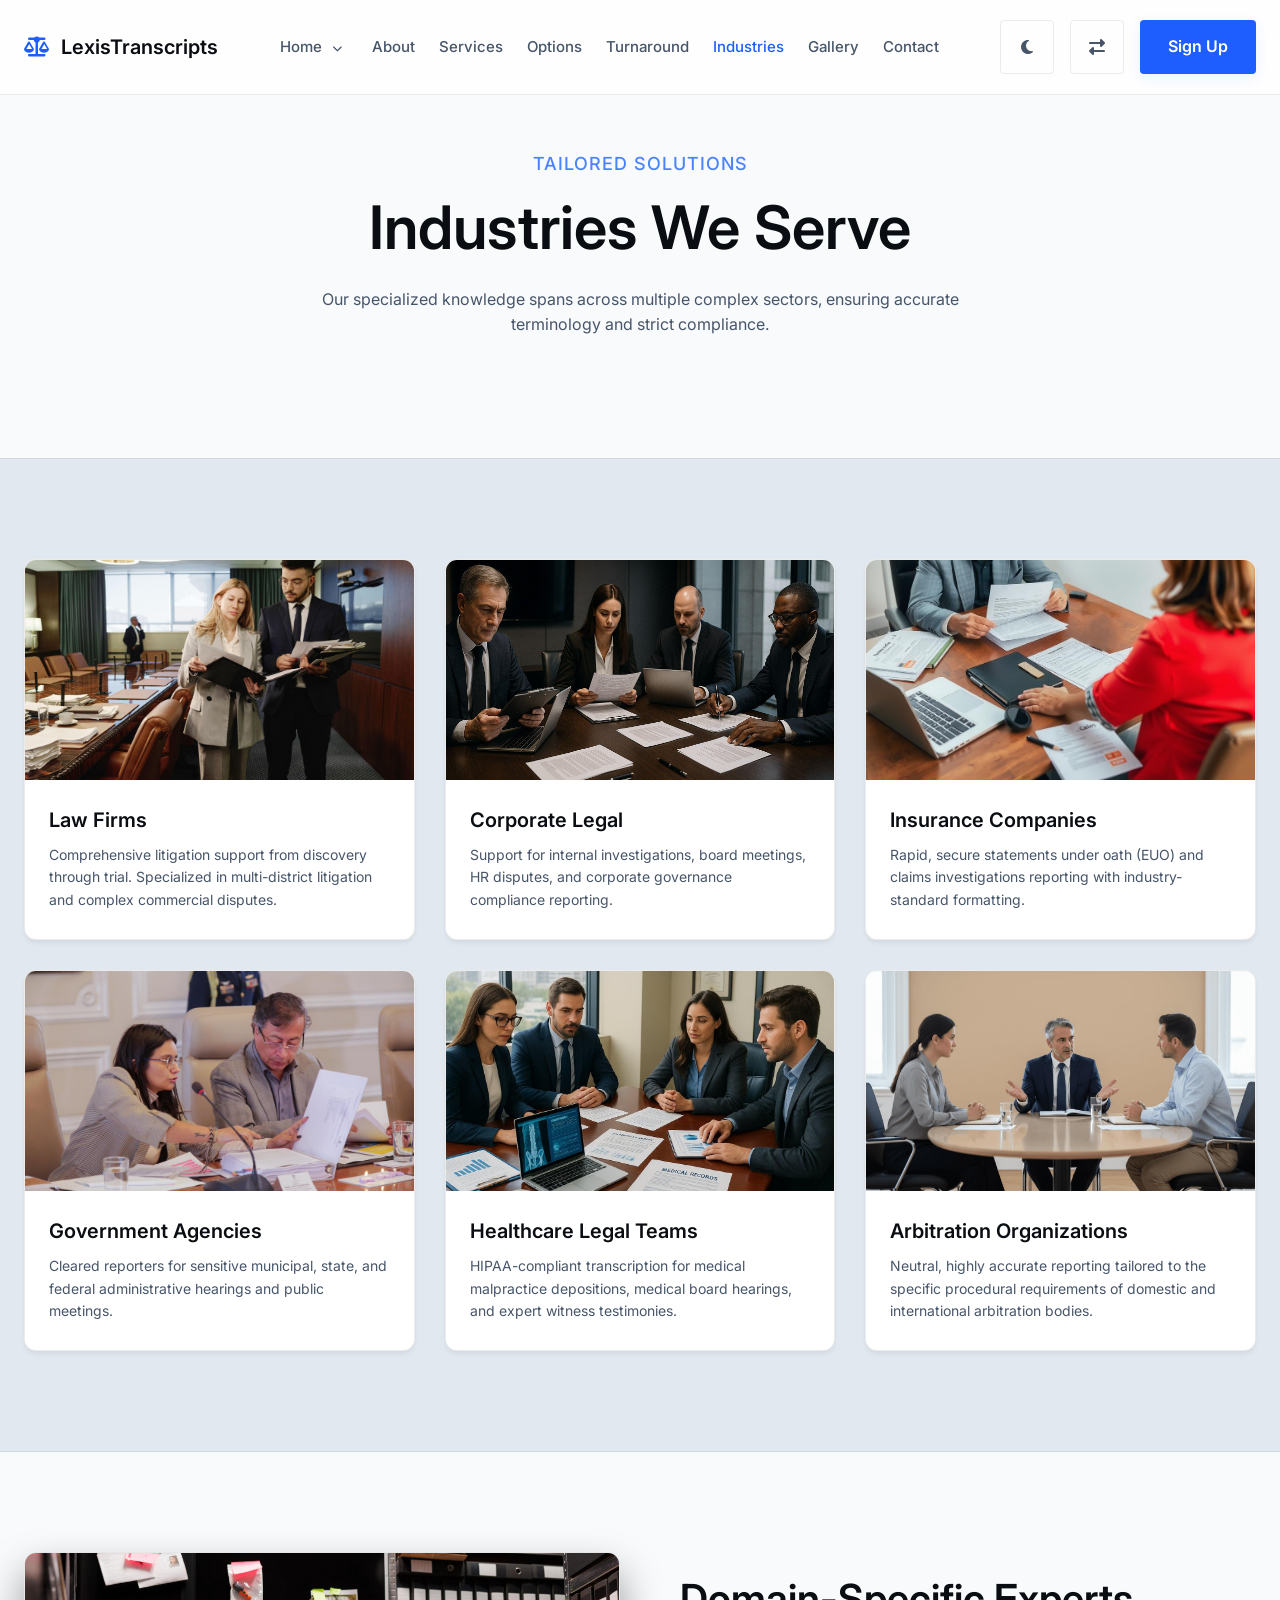
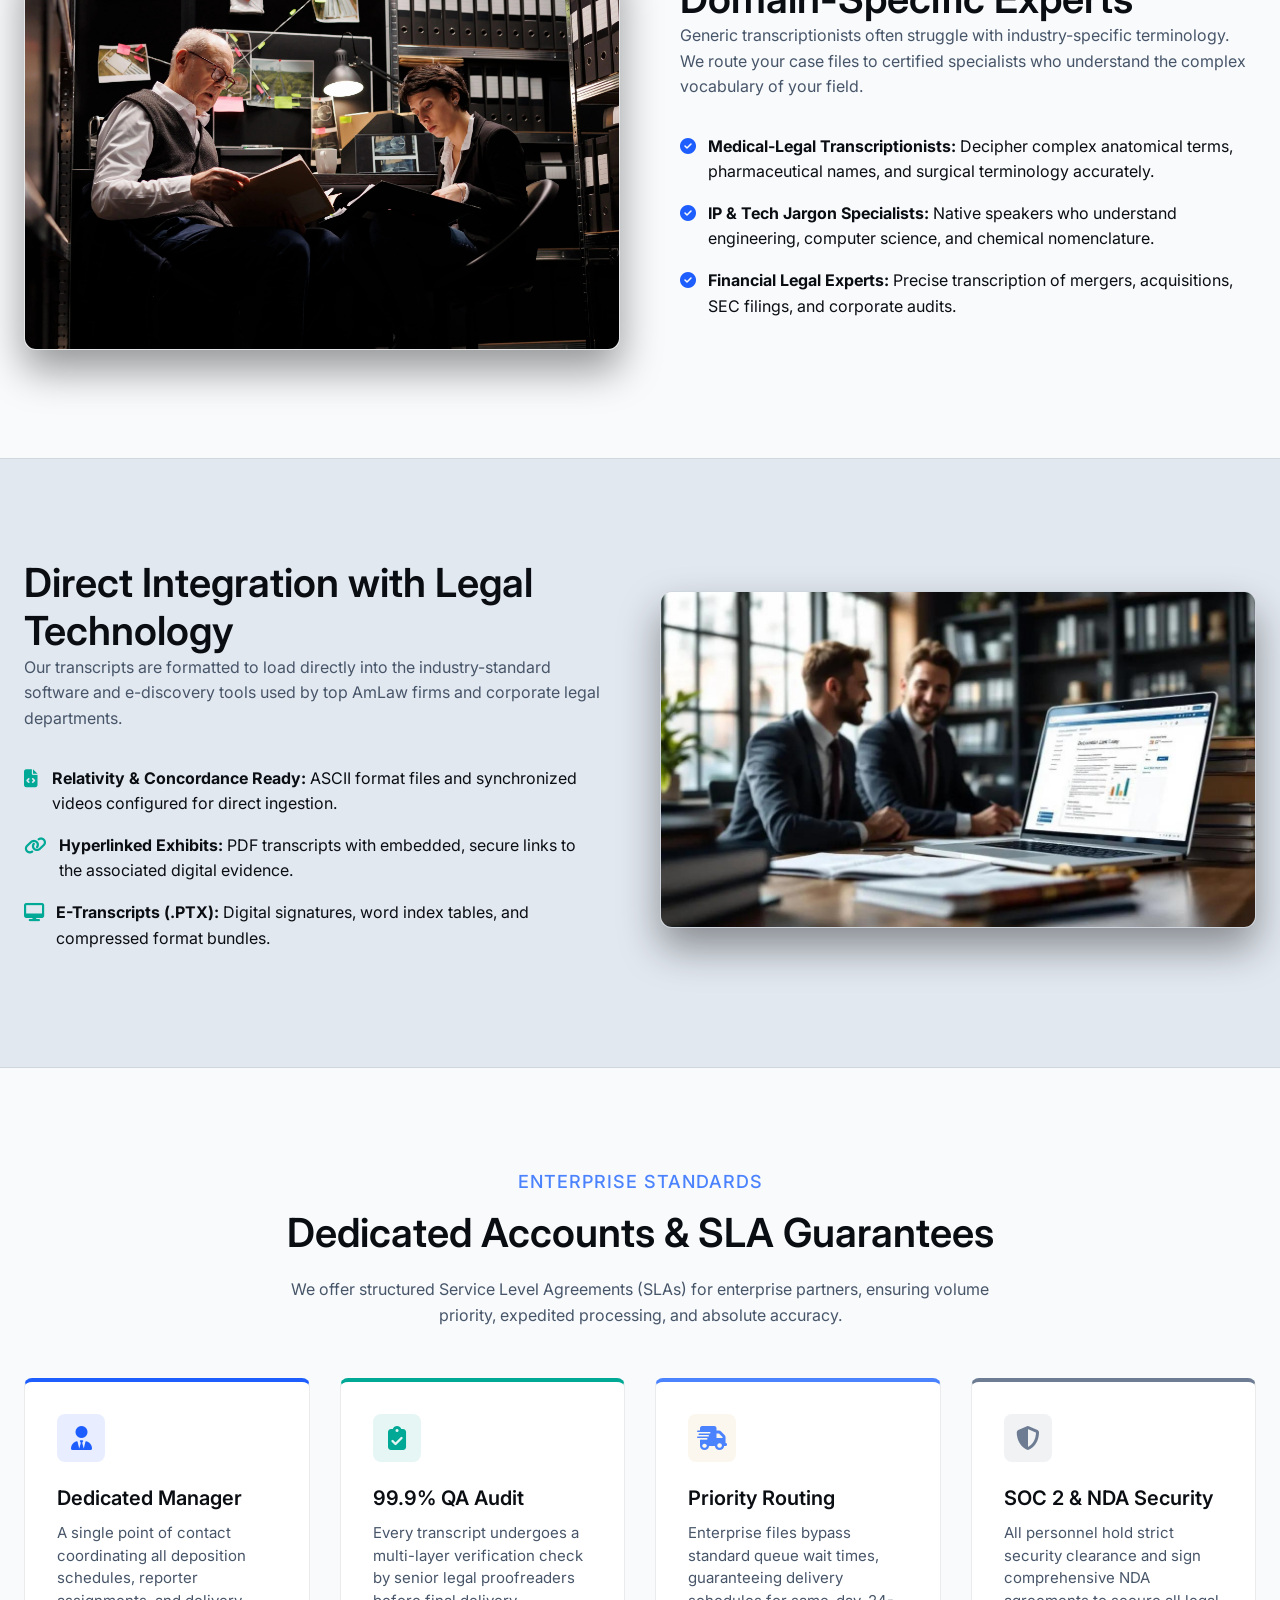
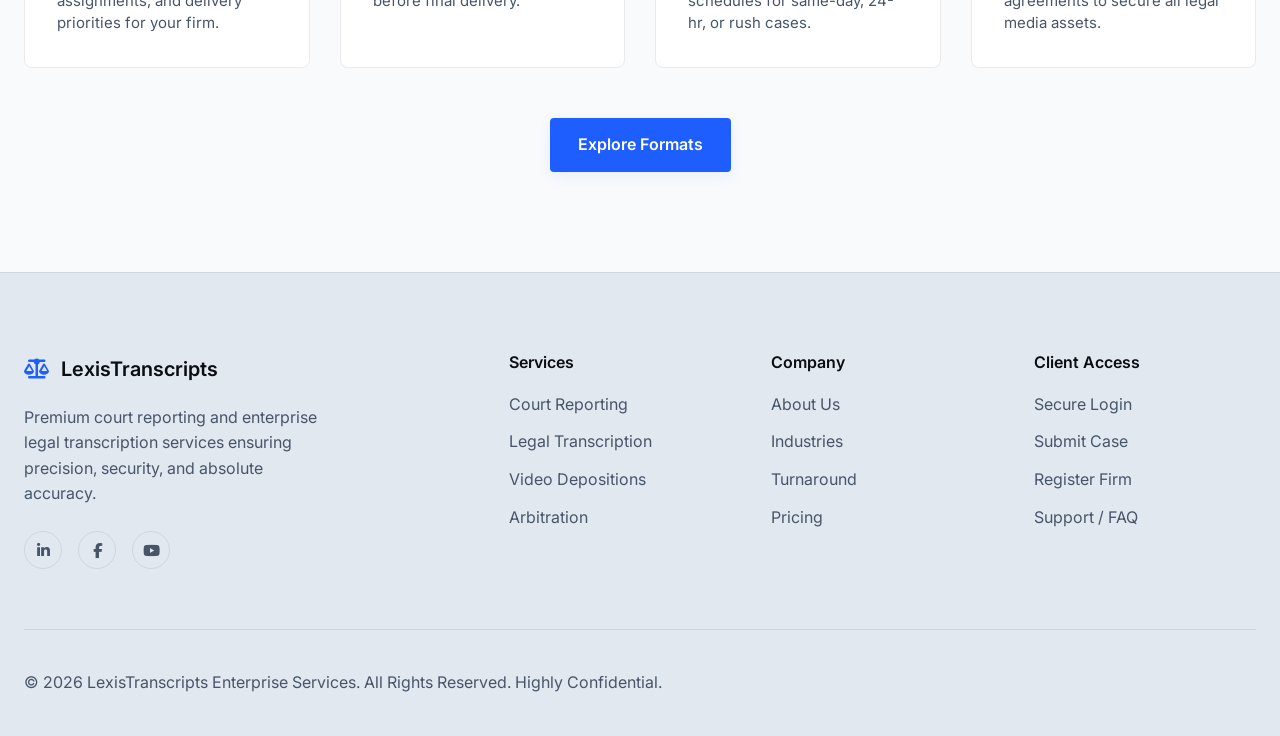
<file: industries.html>
<!DOCTYPE html>
<html lang="en">

<head>
    <meta charset="UTF-8">
    <meta name="viewport" content="width=device-width, initial-scale=1.0">
    <title>Industries | Court Reporter & Legal Transcription</title>
    <link rel="icon" type="image/x-icon"
        href="data:image/svg+xml,<svg xmlns='http://www.w3.org/2000/svg' viewBox='0 0 100 100'><text y='75' font-size='75' font-weight='bold' fill='%231E5EFF'>⚖</text></svg>">
    <link rel="stylesheet" href="css/style.css">
    <link rel="stylesheet" href="css/dark-mode.css">
    <link rel="stylesheet" href="css/rtl.css">
    <link rel="stylesheet" href="https://cdnjs.cloudflare.com/ajax/libs/font-awesome/6.4.0/css/all.min.css">

    <link rel="canonical" href="https://lexistranscripts.com/industries.html">
</head>

<body dir="ltr">
    <script>
        (function() {
            const savedDir = localStorage.getItem('site-dir') || 'ltr';
            document.body.setAttribute('dir', savedDir);
            const savedTheme = localStorage.getItem('site-theme') || 'light';
            if (savedTheme === 'dark') {
                document.body.classList.add('dark-mode');
            } else {
                document.body.classList.remove('dark-mode');
            }
        })();
    </script>

    <!-- Navbar -->
    <nav class="navbar">
        <div class="container">
            <a href="index.html" class="nav-brand">
                <i class="fa-solid fa-scale-balanced" style="color: var(--accent-primary);"></i>
                <span>LexisTranscripts</span>
            </a>

            <ul class="nav-links">
                <li class="desktop-only nav-item">
                    <a href="#" class="">Home <i class="fa-solid fa-chevron-down"
                            style="font-size: 10px;"></i></a>
                    <div class="dropdown-menu">
                        <a href="index.html">Home 1</a>
                        <a href="home-2.html">Home 2</a>
                    </div>
                </li>
                <li class="mobile-only"><a href="index.html">Home 1</a></li>
                <li class="mobile-only"><a href="home-2.html">Home 2</a></li>
                <li><a href="about.html" class="">About</a></li>
                <li><a href="services.html" class="">Services</a></li>
                <li><a href="transcription-options.html" class="">Options</a></li>
                <li><a href="turnaround-times.html" class="">Turnaround</a></li>
                <li><a href="industries.html" class="active">Industries</a></li>
                <li><a href="gallery.html" class="">Gallery</a></li>
                <li><a href="contact.html" class="">Contact</a></li>
            </ul>

            <div class="nav-actions">
                <a href="#" id="dark-mode-toggle" title="Toggle Light/Dark"
                    style="color: var(--text-secondary); text-decoration: none;"><i class="fa-solid fa-moon"></i></a>
                <a href="#" id="rtl-toggle" title="Toggle RTL"
                    style="color: var(--text-secondary); text-decoration: none;"><i
                        class="fa-solid fa-right-left"></i></a>
                <a href="register.html" class="btn btn-primary">Sign Up</a>
            </div>

            <button class="nav-toggle" aria-label="Toggle navigation">
                <i class="fa-solid fa-bars"></i>
            </button>
        </div>
    </nav>

    <!-- Header -->
    <section class="section" style="padding-top: 150px; padding-bottom: 60px;">
        <div class="container" style="text-align: center;">
            <span class="subheading">Tailored Solutions</span>
            <h1 style="margin-bottom: 24px;">Industries We Serve</h1>
            <p style="max-width: 700px; margin: 0 auto 60px;">Our specialized knowledge spans across multiple complex
                sectors, ensuring accurate terminology and strict compliance.</p>
        </div>
    </section> <!-- Industry Grid -->
    <section class="section section-bg-secondary">
        <div class="container">
            <div class="grid-3">
                <!-- Card 1 -->
                <div class="industry-card">
                    <div class="industry-card-img-wrap">
                        <img src="images/firm.jpg" alt="Law Firms">
                    </div>
                    <div class="industry-card-content">
                        <h3>Law Firms</h3>
                        <p>Comprehensive litigation support from discovery through trial. Specialized in multi-district
                            litigation and complex commercial disputes.</p>
                    </div>
                </div>
                <!-- Card 2 -->
                <div class="industry-card">
                    <div class="industry-card-img-wrap">
                        <img src="images/corporate-legal.jpg" alt="Corporate Legal">
                    </div>
                    <div class="industry-card-content">
                        <h3>Corporate Legal</h3>
                        <p>Support for internal investigations, board meetings, HR disputes, and corporate governance
                            compliance reporting.</p>
                    </div>
                </div>
                <!-- Card 3 -->
                <div class="industry-card">
                    <div class="industry-card-img-wrap">
                        <img src="images/insurance-company.jpg" alt="Insurance Companies">
                    </div>
                    <div class="industry-card-content">
                        <h3>Insurance Companies</h3>
                        <p>Rapid, secure statements under oath (EUO) and claims investigations reporting with
                            industry-standard formatting.</p>
                    </div>
                </div>
                <!-- Card 4 -->
                <div class="industry-card">
                    <div class="industry-card-img-wrap">
                        <img src="images/government-agencies.jpg" alt="Government Agencies">
                    </div>
                    <div class="industry-card-content">
                        <h3>Government Agencies</h3>
                        <p>Cleared reporters for sensitive municipal, state, and federal administrative hearings and
                            public meetings.</p>
                    </div>
                </div>
                <!-- Card 5 -->
                <div class="industry-card">
                    <div class="industry-card-img-wrap">
                        <img src="images/health.jpg" alt="Healthcare Legal Teams">
                    </div>
                    <div class="industry-card-content">
                        <h3>Healthcare Legal Teams</h3>
                        <p>HIPAA-compliant transcription for medical malpractice depositions, medical board hearings,
                            and expert witness testimonies.</p>
                    </div>
                </div>
                <!-- Card 6 -->
                <div class="industry-card">
                    <div class="industry-card-img-wrap">
                        <img src="images/arbit-organization.jpg" alt="Arbitration Organizations">
                    </div>
                    <div class="industry-card-content">
                        <h3>Arbitration Organizations</h3>
                        <p>Neutral, highly accurate reporting tailored to the specific procedural requirements of
                            domestic and international arbitration bodies.</p>
                    </div>
                </div>
            </div>
        </div>
    </section>

    <!-- Section 1: Domain-Specific Transcription Experts -->
    <section class="section">
        <div class="container">
            <div class="grid-2">
                <div>
                    <img src="images/domain-expert.jpg" alt="Domain Experts"
                        style="width: 100%; border-radius: 12px; border: 1px solid var(--border-color); box-shadow: 0 20px 40px rgba(0,0,0,0.4);">
                </div>
                <div style="padding-left: 20px;">
                    <h2>Domain-Specific Experts</h2>
                    <p style="margin-bottom: 24px;">Generic transcriptionists often struggle with industry-specific
                        terminology. We route your case files to certified specialists who understand the complex
                        vocabulary of your field.</p>

                    <ul style="list-style: none; padding-top: 10px;">
                        <li style="margin-bottom: 16px; display: flex; align-items: flex-start; gap: 12px;">
                            <i class="fa-solid fa-check-circle"
                                style="color: var(--accent-primary); margin-top: 4px;"></i>
                            <span><strong>Medical-Legal Transcriptionists:</strong> Decipher complex anatomical terms,
                                pharmaceutical names, and surgical terminology accurately.</span>
                        </li>
                        <li style="margin-bottom: 16px; display: flex; align-items: flex-start; gap: 12px;">
                            <i class="fa-solid fa-check-circle"
                                style="color: var(--accent-primary); margin-top: 4px;"></i>
                            <span><strong>IP & Tech Jargon Specialists:</strong> Native speakers who understand
                                engineering, computer science, and chemical nomenclature.</span>
                        </li>
                        <li style="margin-bottom: 16px; display: flex; align-items: flex-start; gap: 12px;">
                            <i class="fa-solid fa-check-circle"
                                style="color: var(--accent-primary); margin-top: 4px;"></i>
                            <span><strong>Financial Legal Experts:</strong> Precise transcription of mergers,
                                acquisitions, SEC filings, and corporate audits.</span>
                        </li>
                    </ul>
                </div>
            </div>
        </div>
    </section>

    <!-- Section 2: Legal Technology Integration -->
    <section class="section section-bg-secondary">
        <div class="container">
            <div class="grid-2">
                <div style="padding-right: 20px;">
                    <h2>Direct Integration with Legal Technology</h2>
                    <p style="margin-bottom: 24px;">Our transcripts are formatted to load directly into the
                        industry-standard software and e-discovery tools used by top AmLaw firms and corporate legal
                        departments.</p>

                    <ul style="list-style: none; padding-top: 10px;">
                        <li style="margin-bottom: 16px; display: flex; align-items: flex-start; gap: 12px;">
                            <i class="fa-solid fa-file-code"
                                style="color: var(--accent-secondary); margin-top: 4px; font-size: 18px; width: 24px;"></i>
                            <span><strong>Relativity & Concordance Ready:</strong> ASCII format files and synchronized
                                videos configured for direct ingestion.</span>
                        </li>
                        <li style="margin-bottom: 16px; display: flex; align-items: flex-start; gap: 12px;">
                            <i class="fa-solid fa-link"
                                style="color: var(--accent-secondary); margin-top: 4px; font-size: 18px; width: 24px;"></i>
                            <span><strong>Hyperlinked Exhibits:</strong> PDF transcripts with embedded, secure links to
                                the associated digital evidence.</span>
                        </li>
                        <li style="margin-bottom: 16px; display: flex; align-items: flex-start; gap: 12px;">
                            <i class="fa-solid fa-desktop"
                                style="color: var(--accent-secondary); margin-top: 4px; font-size: 18px; width: 24px;"></i>
                            <span><strong>E-Transcripts (.PTX):</strong> Digital signatures, word index tables, and
                                compressed format bundles.</span>
                        </li>
                    </ul>
                </div>
                <div>
                    <img src="images/legal-tech.jpg" alt="Legal Tech Integration"
                        style="width: 100%; border-radius: 12px; border: 1px solid var(--border-color); box-shadow: 0 20px 40px rgba(0,0,0,0.4);">
                </div>
            </div>
        </div>
    </section>

    <!-- Section 3: Enterprise SLA Guarantees -->
    <section class="section">
        <div class="container" style="text-align: center;">
            <span class="subheading">Enterprise Standards</span>
            <h2 style="margin-bottom: 20px;">Dedicated Accounts & SLA Guarantees</h2>
            <p
                style="margin-bottom: 50px; color: var(--text-secondary); max-width: 700px; margin-left: auto; margin-right: auto;">
                We offer structured Service Level Agreements (SLAs) for enterprise partners, ensuring volume priority,
                expedited processing, and absolute accuracy.</p>

            <div class="grid-4" style="text-align: left;">
                <div class="card"
                    style="border-top: 4px solid var(--accent-primary); height: 100%; display: flex; flex-direction: column; justify-content: space-between;">
                    <div>
                        <div class="card-icon"
                            style="color: var(--accent-primary); background: rgba(30, 94, 255, 0.1);">
                            <i class="fa-solid fa-user-tie"></i>
                        </div>
                        <h3 style="font-size: 20px; margin-bottom: 12px;">Dedicated Manager</h3>
                        <p style="color: var(--text-secondary); font-size: 15px; line-height: 1.5; margin-bottom: 0;">A
                            single point of contact coordinating all deposition schedules, reporter assignments, and
                            delivery priorities for your firm.</p>
                    </div>
                </div>
                <div class="card"
                    style="border-top: 4px solid var(--accent-secondary); height: 100%; display: flex; flex-direction: column; justify-content: space-between;">
                    <div>
                        <div class="card-icon"
                            style="color: var(--accent-secondary); background: rgba(0, 168, 150, 0.1);"><i
                                class="fa-solid fa-clipboard-check"></i></div>
                        <h3 style="font-size: 20px; margin-bottom: 12px;">99.9% QA Audit</h3>
                        <p style="color: var(--text-secondary); font-size: 15px; line-height: 1.5; margin-bottom: 0;">
                            Every transcript undergoes a multi-layer verification check by senior legal proofreaders
                            before final delivery.</p>
                    </div>
                </div>
                <div class="card"
                    style="border-top: 4px solid var(--accent-third); height: 100%; display: flex; flex-direction: column; justify-content: space-between;">
                    <div>
                        <div class="card-icon" style="color: var(--accent-third); background: rgba(214, 167, 86, 0.1);">
                            <i class="fa-solid fa-truck-fast"></i>
                        </div>
                        <h3 style="font-size: 20px; margin-bottom: 12px;">Priority Routing</h3>
                        <p style="color: var(--text-secondary); font-size: 15px; line-height: 1.5; margin-bottom: 0;">
                            Enterprise files bypass standard queue wait times, guaranteeing delivery schedules for
                            same-day, 24-hr, or rush cases.</p>
                    </div>
                </div>
                <div class="card"
                    style="border-top: 4px solid var(--accent-premium); height: 100%; display: flex; flex-direction: column; justify-content: space-between;">
                    <div>
                        <div class="card-icon"
                            style="color: var(--accent-premium); background: rgba(109, 124, 146, 0.1);">
                            <i class="fa-solid fa-shield-halved"></i>
                        </div>
                        <h3 style="font-size: 20px; margin-bottom: 12px;">SOC 2 & NDA Security</h3>
                        <p style="color: var(--text-secondary); font-size: 15px; line-height: 1.5; margin-bottom: 0;">
                            All personnel hold strict security clearance and sign comprehensive NDA agreements to secure
                            all legal media assets.</p>
                    </div>
                </div>
            </div>

            <div style="margin-top: 50px; display: flex; justify-content: center; gap: 16px;">
                <a href="transcription-options.html" class="btn btn-primary">Explore Formats</a>
            </div>
        </div>
    </section>


    <!-- Footer -->
    <footer class="footer">
        <div class="container">
            <div class="footer-grid">
                <div class="footer-brand">
                    <a href="index.html" class="nav-brand" style="margin-bottom: 20px;">
                        <i class="fa-solid fa-scale-balanced" style="color: var(--accent-primary);"></i>
                        <span>LexisTranscripts</span>
                    </a>
                    <p>Premium court reporting and enterprise legal transcription services ensuring precision, security,
                        and absolute accuracy.</p>
                    <div class="footer-socials">
                        <a href="#" class="social-icon" title="LinkedIn"><i class="fa-brands fa-linkedin-in"></i></a>
                        <a href="#" class="social-icon" title="Facebook"><i class="fa-brands fa-facebook-f"></i></a>
                        <a href="#" class="social-icon" title="YouTube"><i class="fa-brands fa-youtube"></i></a>
                    </div>
                </div>
                <div class="footer-links">
                    <h4>Services</h4>
                    <ul>
                        <li><a href="services.html">Court Reporting</a></li>
                        <li><a href="transcription-options.html">Legal Transcription</a></li>
                        <li><a href="service-details.html">Video Depositions</a></li>
                        <li><a href="services.html">Arbitration</a></li>
                    </ul>
                </div>
                <div class="footer-links">
                    <h4>Company</h4>
                    <ul>
                        <li><a href="about.html">About Us</a></li>
                        <li><a href="industries.html">Industries</a></li>
                        <li><a href="turnaround-times.html">Turnaround</a></li>
                        <li><a href="pricing.html">Pricing</a></li>
                    </ul>
                </div>
                <div class="footer-links">
                    <h4>Client Access</h4>
                    <ul>
                        <li><a href="login.html">Secure Login</a></li>
                        <li><a href="contact.html">Submit Case</a></li>
                        <li><a href="register.html">Register Firm</a></li>
                        <li><a href="faq.html">Support / FAQ</a></li>
                    </ul>
                </div>
            </div>
            <div class="footer-bottom">
                <p>&copy; 2026 LexisTranscripts Enterprise Services. All Rights Reserved. Highly Confidential.</p>
            </div>
        </div>
    </footer>
    <button id="scrollTopBtn" title="Go to top" aria-label="Scroll to top"><i class="fa-solid fa-arrow-up"></i></button>
    <script src="js/main.js"></script>
</body>

</html>
</file>
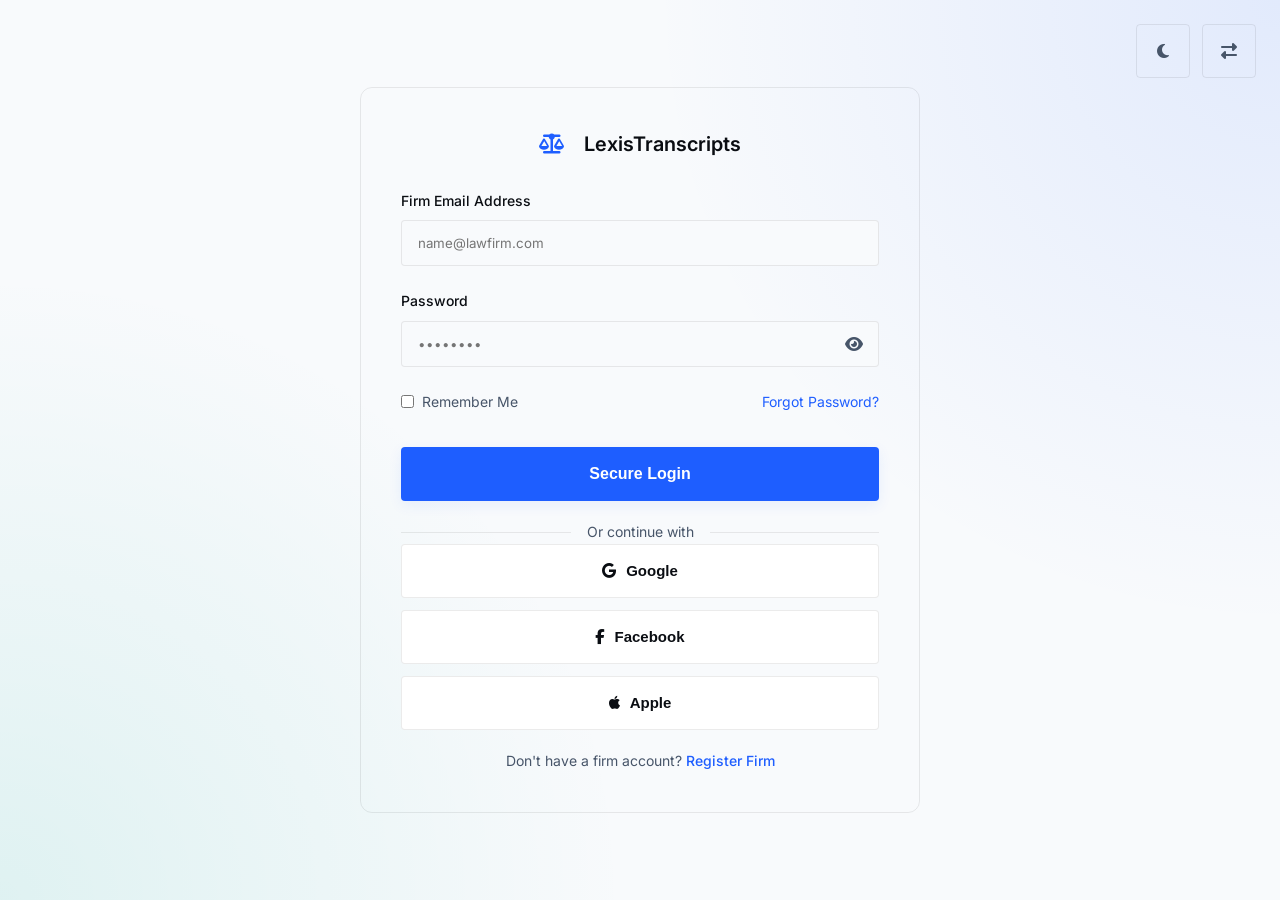
<file: login.html>
<!DOCTYPE html>
<html lang="en">

<head>
    <meta charset="UTF-8">
    <meta name="viewport" content="width=device-width, initial-scale=1.0">
    <title>Secure Portal Login | Court Reporter & Legal Transcription</title>
    <link rel="icon" type="image/x-icon"
        href="data:image/svg+xml,<svg xmlns='http://www.w3.org/2000/svg' viewBox='0 0 100 100'><text y='75' font-size='75' font-weight='bold' fill='%231E5EFF'>⚖</text></svg>">
    <link rel="stylesheet" href="css/style.css">
    <link rel="stylesheet" href="css/dark-mode.css">
    <link rel="stylesheet" href="css/rtl.css">
    <link rel="stylesheet" href="https://cdnjs.cloudflare.com/ajax/libs/font-awesome/6.4.0/css/all.min.css">
    <style>
        body {
            display: flex;
            align-items: center;
            justify-content: center;
            min-height: 100vh;
            flex-direction: column;
            background-image: radial-gradient(circle at top right, rgba(30, 94, 255, 0.1), transparent 40%),
                radial-gradient(circle at bottom left, rgba(0, 168, 150, 0.1), transparent 40%);
            padding: 40px 0;
            box-sizing: border-box;
            position: relative;
        }

        .auth-container {
            width: 100%;
            max-width: 600px;
            padding: 20px;
        }

        .auth-card {
            background: rgba(26, 35, 48, 0.8);
            border: 1px solid var(--border-color);
            border-radius: 12px;
            padding: 40px;
            box-shadow: 0 25px 50px rgba(0, 0, 0, 0.5);
            transition: background 0.3s ease, box-shadow 0.3s ease;
        }

        body:not(.dark-mode) .auth-card {
            background: transparent;
            box-shadow: none;
        }
    </style>
</head>

<body class="auth-page" dir="ltr">
    <script>
        (function() {
            const savedDir = localStorage.getItem('site-dir') || 'ltr';
            document.body.setAttribute('dir', savedDir);
            const savedTheme = localStorage.getItem('site-theme') || 'light';
            if (savedTheme === 'dark') {
                document.body.classList.add('dark-mode');
            } else {
                document.body.classList.remove('dark-mode');
            }
        })();
    </script>

    <!-- RTL and Dark Mode toggles positioned absolutely in top right -->
    <div class="nav-actions">
        <a href="#" id="dark-mode-toggle" title="Toggle Light/Dark"><i class="fa-solid fa-moon"></i></a>
        <a href="#" id="rtl-toggle" title="Toggle RTL"><i class="fa-solid fa-right-left"></i></a>
    </div>

    <div class="auth-container">
        <div class="auth-card">
            <div style="text-align: center; margin-bottom: 30px;">
                <a href="index.html" class="nav-brand"
                    style="justify-content: center; font-size: 20px; margin-bottom: 20px; display: flex; text-decoration: none; align-items: center;">
                    <i class="fa-solid fa-scale-balanced" style="color: var(--accent-primary); margin-right: 8px;"></i>
                    <span style="color: var(--text-primary); font-weight: 600;">LexisTranscripts</span>
                </a>

            </div>

            <form>
                <div class="form-group">
                    <label class="form-label">Firm Email Address</label>
                    <input type="email" class="form-control" placeholder="name@lawfirm.com" required>
                </div>

                <div class="form-group">
                    <label class="form-label">Password</label>
                    <div class="password-toggle-container">
                        <input type="password" class="form-control" placeholder="••••••••" required>
                        <button type="button" class="password-toggle-btn" aria-label="Toggle Password Visibility"
                            tabindex="-1">
                            <i class="fa-solid fa-eye"></i>
                        </button>
                    </div>
                </div>

                <div
                    style="display: flex; justify-content: space-between; align-items: center; margin-top: 16px; margin-bottom: 24px;">
                    <label
                        style="display: inline-flex; align-items: center; gap: 8px; cursor: pointer; color: var(--text-secondary); font-size: 14px;">
                        <input type="checkbox" id="remember-me"
                            style="cursor: pointer; accent-color: var(--accent-primary);">
                        <span>Remember Me</span>
                    </label>
                    <a href="#" class="auth-link" style="font-size: 14px; color: var(--accent-primary);">Forgot
                        Password?</a>
                </div>

                <button type="submit" class="btn btn-primary"
                    style="width: 100%; margin-top: 10px; margin-bottom: 20px;">Secure Login</button>
 
                <div class="social-login-section" style="text-align: center;">
                    <div class="social-login-divider" style="display: flex; align-items: center;">
                        <div style="flex-grow: 1; height: 1px; background: var(--border-color);"></div>
                        <span style="padding: 0 16px; font-size: 14px; color: var(--text-secondary);">Or continue
                            with</span>
                        <div style="flex-grow: 1; height: 1px; background: var(--border-color);"></div>
                    </div>

                    <div class="social-actions-container">
                        <button type="button" class="btn social-login-btn">
                            <i class="fa-brands fa-google"></i>
                            <span>Google</span>
                        </button>
                        <button type="button" class="btn social-login-btn">
                            <i class="fa-brands fa-facebook-f"></i>
                            <span>Facebook</span>
                        </button>
                        <button type="button" class="btn social-login-btn">
                            <i class="fa-brands fa-apple"></i>
                            <span>Apple</span>
                        </button>
                    </div>
                </div>
                <div style="text-align: center; margin-top: 20px; font-size: 14px;">
                    <span style="color: var(--text-secondary);">Don't have a firm account?</span>
                    <a href="register.html" class="auth-link"
                        style="color: var(--accent-primary); font-weight: 500;">Register Firm</a>
                </div>
            </form>
        </div>


    </div>

    <script src="js/main.js"></script>
</body>

</html>
</file>
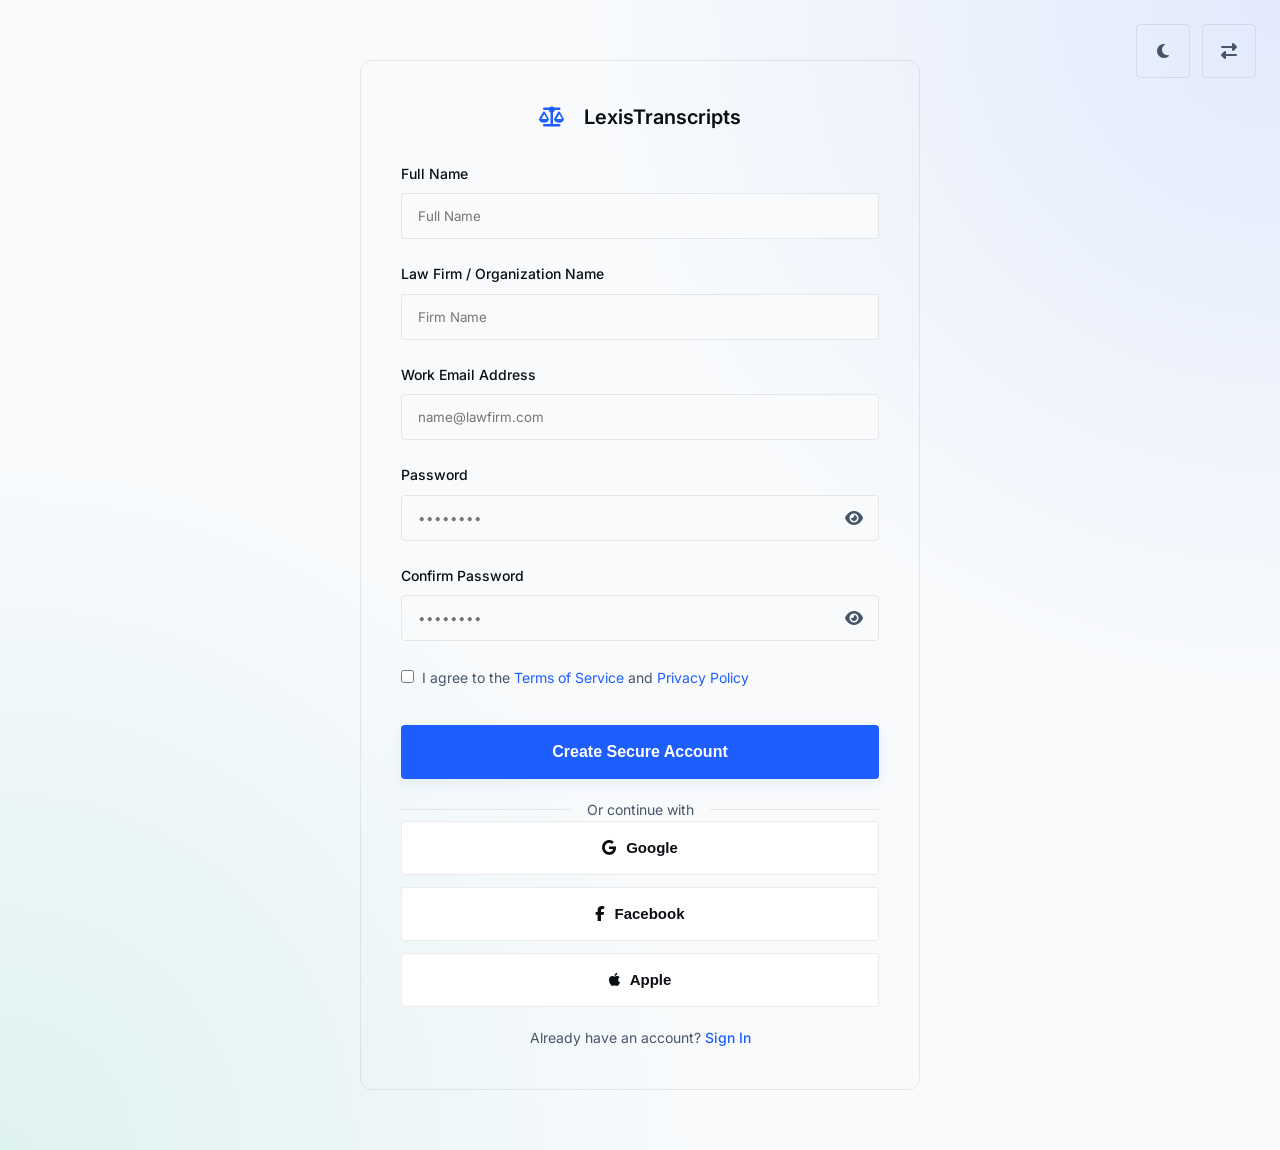
<file: register.html>
<!DOCTYPE html>
<html lang="en">

<head>
    <meta charset="UTF-8">
    <meta name="viewport" content="width=device-width, initial-scale=1.0">
    <title>Register Firm | Court Reporter & Legal Transcription</title>
    <link rel="icon" type="image/x-icon"
        href="data:image/svg+xml,<svg xmlns='http://www.w3.org/2000/svg' viewBox='0 0 100 100'><text y='75' font-size='75' font-weight='bold' fill='%231E5EFF'>⚖</text></svg>">
    <link rel="stylesheet" href="css/style.css">
    <link rel="stylesheet" href="css/dark-mode.css">
    <link rel="stylesheet" href="css/rtl.css">
    <link rel="stylesheet" href="https://cdnjs.cloudflare.com/ajax/libs/font-awesome/6.4.0/css/all.min.css">
    <style>
        body {
            display: flex;
            align-items: center;
            justify-content: center;
            min-height: 100vh;
            flex-direction: column;
            background-image: radial-gradient(circle at top right, rgba(30, 94, 255, 0.1), transparent 40%),
                radial-gradient(circle at bottom left, rgba(0, 168, 150, 0.1), transparent 40%);
            padding: 40px 0;
            box-sizing: border-box;
            position: relative;
        }

        .auth-container {
            width: 100%;
            max-width: 600px;
            padding: 20px;
        }

        .auth-card {
            background: rgba(26, 35, 48, 0.8);
            border: 1px solid var(--border-color);
            border-radius: 12px;
            padding: 40px;
            box-shadow: 0 25px 50px rgba(0, 0, 0, 0.5);
            transition: background 0.3s ease, box-shadow 0.3s ease;
        }

        body:not(.dark-mode) .auth-card {
            background: transparent;
            box-shadow: none;
        }
    </style>
</head>

<body class="auth-page" dir="ltr">
    <script>
        (function() {
            const savedDir = localStorage.getItem('site-dir') || 'ltr';
            document.body.setAttribute('dir', savedDir);
            const savedTheme = localStorage.getItem('site-theme') || 'light';
            if (savedTheme === 'dark') {
                document.body.classList.add('dark-mode');
            } else {
                document.body.classList.remove('dark-mode');
            }
        })();
    </script>

    <!-- RTL and Dark Mode toggles positioned absolutely in top right -->
    <div class="nav-actions">
        <a href="#" id="dark-mode-toggle" title="Toggle Light/Dark"><i class="fa-solid fa-moon"></i></a>
        <a href="#" id="rtl-toggle" title="Toggle RTL"><i class="fa-solid fa-right-left"></i></a>
    </div>

    <div class="auth-container">
        <div class="auth-card">
            <div style="text-align: center; margin-bottom: 30px;">
                <a href="index.html" class="nav-brand"
                    style="justify-content: center; font-size: 20px; margin-bottom: 20px; display: flex; text-decoration: none; align-items: center;">
                    <i class="fa-solid fa-scale-balanced" style="color: var(--accent-primary); margin-right: 8px;"></i>
                    <span style="color: var(--text-primary); font-weight: 600;">LexisTranscripts</span>
                </a>

            </div>

            <form>
                <div class="form-group">
                    <label class="form-label">Full Name</label>
                    <input type="text" class="form-control" placeholder="Full Name" required>
                </div>

                <div class="form-group">
                    <label class="form-label">Law Firm / Organization Name</label>
                    <input type="text" class="form-control" placeholder="Firm Name" required>
                </div>

                <div class="form-group">
                    <label class="form-label">Work Email Address</label>
                    <input type="email" class="form-control" placeholder="name@lawfirm.com" required>
                </div>

                <div class="form-group">
                    <label class="form-label">Password</label>
                    <div class="password-toggle-container">
                        <input type="password" class="form-control" placeholder="••••••••" required>
                        <button type="button" class="password-toggle-btn" aria-label="Toggle Password Visibility"
                            tabindex="-1">
                            <i class="fa-solid fa-eye"></i>
                        </button>
                    </div>
                </div>

                <div class="form-group">
                    <label class="form-label">Confirm Password</label>
                    <div class="password-toggle-container">
                        <input type="password" class="form-control" placeholder="••••••••" required>
                        <button type="button" class="password-toggle-btn" aria-label="Toggle Password Visibility"
                            tabindex="-1">
                            <i class="fa-solid fa-eye"></i>
                        </button>
                    </div>
                </div>

                <div class="form-group" style="margin-top: 24px; margin-bottom: 24px;">
                    <label
                        style="display: inline-flex; align-items: flex-start; gap: 8px; cursor: pointer; color: var(--text-secondary); font-size: 14px; text-align: left; line-height: 1.4;">
                        <input type="checkbox" id="agree-terms"
                            style="cursor: pointer; margin-top: 2px; accent-color: var(--accent-primary);" required>
                        <span>I agree to the <a href="#" class="auth-link" style="color: var(--accent-primary);">Terms
                                of Service</a> and <a href="#" class="auth-link"
                                style="color: var(--accent-primary);">Privacy Policy</a></span>
                    </label>
                </div>

                <button type="submit" class="btn btn-primary"
                    style="width: 100%; margin-top: 10px; margin-bottom: 20px;">Create Secure Account</button>

                <div class="social-login-section" style="text-align: center;">
                    <div class="social-login-divider" style="display: flex; align-items: center;">
                        <div style="flex-grow: 1; height: 1px; background: var(--border-color);"></div>
                        <span style="padding: 0 16px; font-size: 14px; color: var(--text-secondary);">Or continue
                            with</span>
                        <div style="flex-grow: 1; height: 1px; background: var(--border-color);"></div>
                    </div>

                    <div class="social-actions-container">
                        <button type="button" class="btn social-login-btn">
                            <i class="fa-brands fa-google"></i>
                            <span>Google</span>
                        </button>
                        <button type="button" class="btn social-login-btn">
                            <i class="fa-brands fa-facebook-f"></i>
                            <span>Facebook</span>
                        </button>
                        <button type="button" class="btn social-login-btn">
                            <i class="fa-brands fa-apple"></i>
                            <span>Apple</span>
                        </button>
                    </div>
                </div>
                <div style="text-align: center; margin-top: 20px; font-size: 14px;">
                    <span style="color: var(--text-secondary);">Already have an account?</span>
                    <a href="login.html" class="auth-link" style="color: var(--accent-primary); font-weight: 500;">Sign
                        In</a>
                </div>
            </form>
        </div>


    </div>

    <script src="js/main.js"></script>
</body>

</html>
</file>
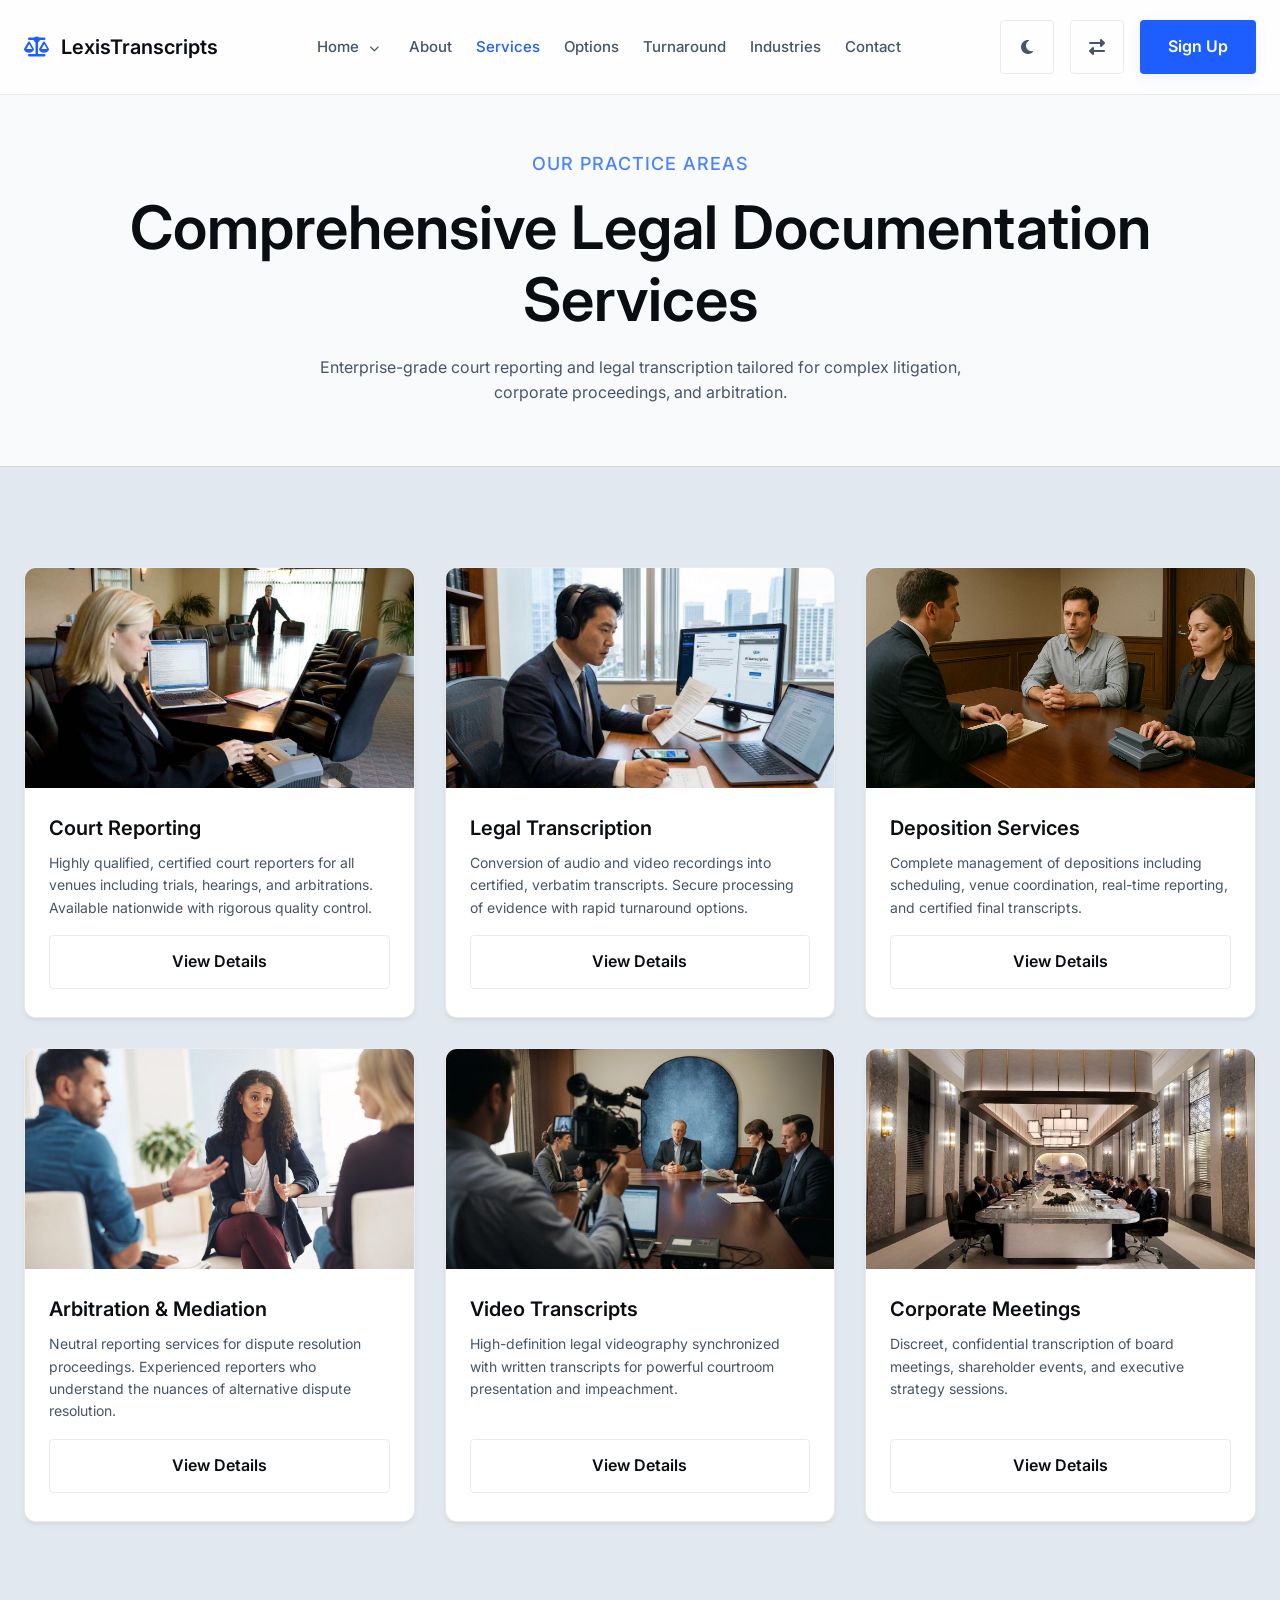
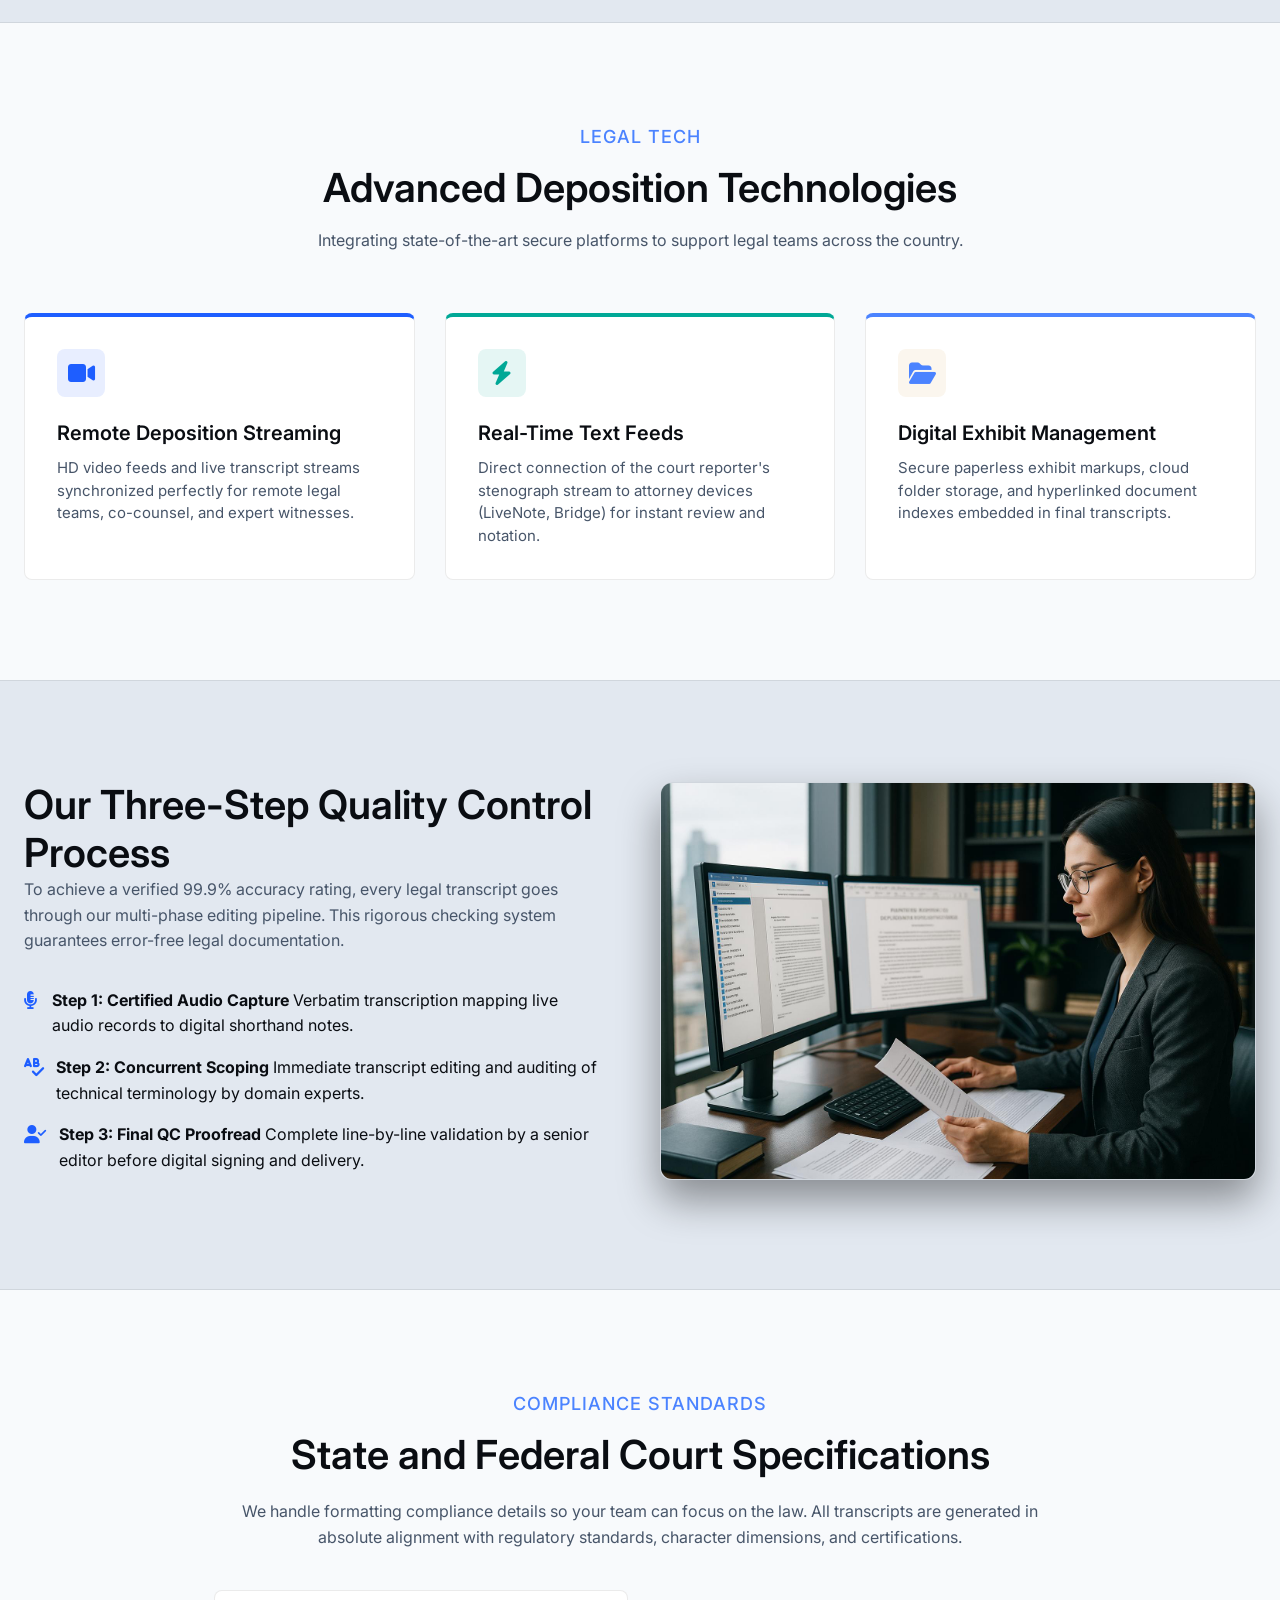
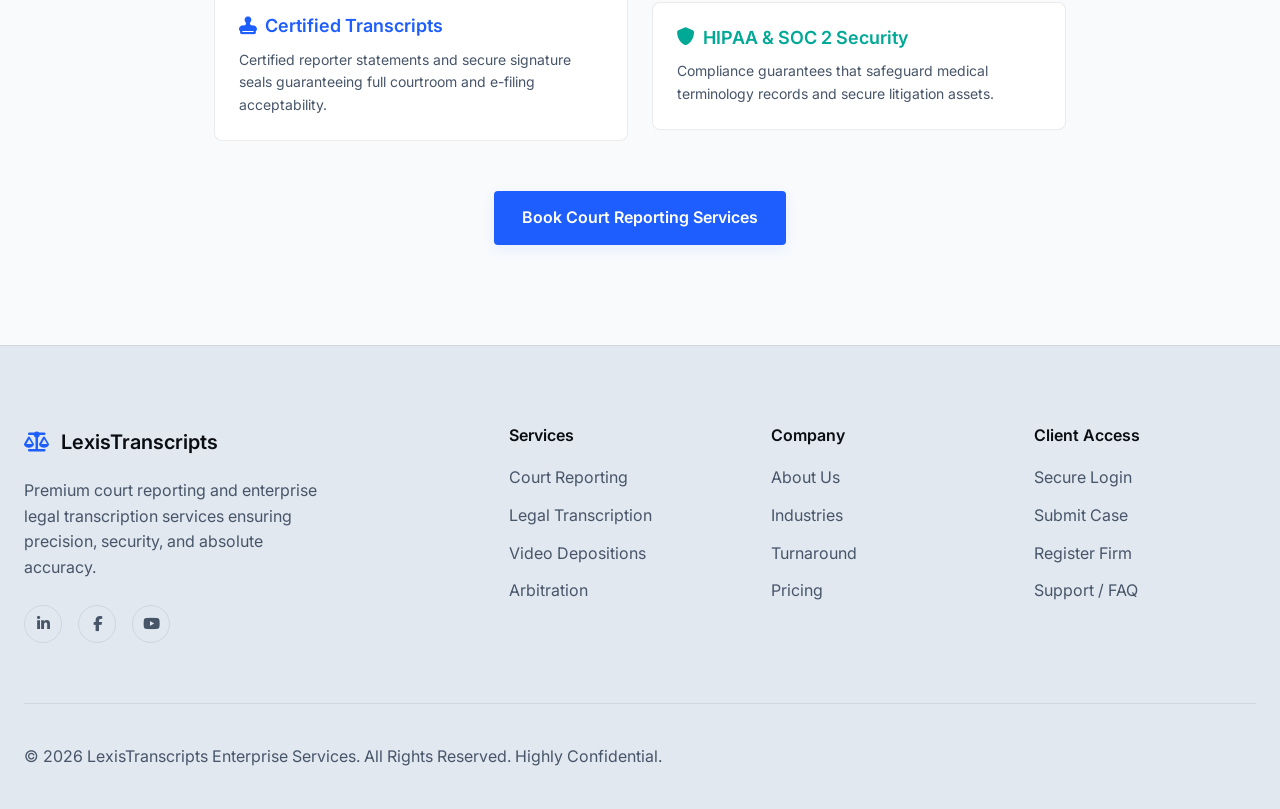
<file: services.html>
<!DOCTYPE html>
<html lang="en">

<head>
    <meta charset="UTF-8">
    <meta name="viewport" content="width=device-width, initial-scale=1.0">
    <meta name="description"
        content="Comprehensive legal documentation services including court reporting, legal transcription, deposition services, and arbitration support for law firms.">
    <meta name="keywords"
        content="court reporting services, legal transcription, deposition services, arbitration, certified court reporters">
    <meta name="author" content="LexisTranscripts">
    <meta name="robots" content="index, follow">
    <meta property="og:title" content="Our Services | Court Reporter & Legal Transcription">
    <meta property="og:description"
        content="Enterprise-grade court reporting and legal transcription tailored for complex litigation.">
    <meta property="og:type" content="website">
    <meta property="og:url" content="https://lexistranscripts.com/services.html">
    <title>Our Services | Court Reporter & Legal Transcription</title>
    <link rel="icon" type="image/x-icon"
        href="data:image/svg+xml,<svg xmlns='http://www.w3.org/2000/svg' viewBox='0 0 100 100'><text y='75' font-size='75' font-weight='bold' fill='%231E5EFF'>⚖</text></svg>">
    <link rel="stylesheet" href="css/style.css">
    <link rel="stylesheet" href="css/dark-mode.css">
    <link rel="stylesheet" href="css/rtl.css">
    <link rel="stylesheet" href="https://cdnjs.cloudflare.com/ajax/libs/font-awesome/6.4.0/css/all.min.css">

    <link rel="canonical" href="https://lexistranscripts.com/services.html">
</head>

<body dir="ltr">
    <!-- Navbar (same) -->
    <nav class="navbar">
        <div class="container">
            <a href="index.html" class="nav-brand">
                <i class="fa-solid fa-scale-balanced" style="color: var(--accent-primary);"></i>
                <span>LexisTranscripts</span>
            </a>
            <ul class="nav-links">
                <li class="desktop-only nav-item">
                    <a href="#" class="">Home <i class="fa-solid fa-chevron-down"
                            style="font-size: 10px; margin-left: 4px;"></i></a>
                    <div class="dropdown-menu">
                        <a href="index.html">Home 1</a>
                        <a href="home-2.html">Home 2</a>
                    </div>
                </li>
                <li class="mobile-only"><a href="index.html">Home 1</a></li>
                <li class="mobile-only"><a href="home-2.html">Home 2</a></li>
                <li><a href="about.html">About</a></li>
                <li><a href="services.html" class="active">Services</a></li>
                <li><a href="transcription-options.html">Options</a></li>
                <li><a href="turnaround-times.html">Turnaround</a></li>
                <li><a href="industries.html">Industries</a></li>
                <li><a href="contact.html">Contact</a></li>
            </ul>
            <div class="nav-actions">
                <a href="#" id="dark-mode-toggle" style="color: var(--text-secondary);"><i
                        class="fa-solid fa-moon"></i></a>
                <a href="#" id="rtl-toggle" style="color: var(--text-secondary); text-decoration: none;"
                    title="Toggle RTL"><i class="fa-solid fa-right-left"></i></a>
                <a href="register.html" class="btn btn-primary">Sign Up</a>
            </div>
            <button class="nav-toggle"><i class="fa-solid fa-bars"></i></button>
        </div>
    </nav>

    <!-- Page Header -->
    <section class="section" style="padding-top: 150px; padding-bottom: 60px; text-align: center;">
        <div class="container">
            <span class="subheading">Our Practice Areas</span>
            <h1 style="margin-bottom: 20px;">Comprehensive Legal Documentation Services</h1>
            <p style="max-width: 700px; margin: 0 auto;">Enterprise-grade court reporting and legal transcription
                tailored for complex litigation, corporate proceedings, and arbitration.</p>
        </div>
    </section>

    <!-- Services Grid -->
    <section class="section section-bg-secondary">
        <div class="container">
            <div class="grid-3">
                <!-- Service 1 -->
                <div class="industry-card">
                    <div class="industry-card-img-wrap">
                        <img src="images/court-report.jpg" alt="Court Reporting">
                    </div>
                    <div class="industry-card-content">
                        <h3>Court Reporting</h3>
                        <p>Highly qualified, certified court reporters for all venues including trials, hearings, and
                            arbitrations. Available nationwide with rigorous quality control.</p>
                        <a href="service-details.html" class="btn btn-secondary" style="margin-top: 16px;">View
                            Details</a>
                    </div>
                </div>

                <!-- Service 2 -->
                <div class="industry-card">
                    <div class="industry-card-img-wrap">
                        <img src="images/legal-transcription.jpg" alt="Legal Transcription">
                    </div>
                    <div class="industry-card-content">
                        <h3>Legal Transcription</h3>
                        <p>Conversion of audio and video recordings into certified, verbatim transcripts. Secure
                            processing of evidence with rapid turnaround options.</p>
                        <a href="transcription-options.html" class="btn btn-secondary" style="margin-top: 16px;">View
                            Details</a>
                    </div>
                </div>

                <!-- Service 3 -->
                <div class="industry-card">
                    <div class="industry-card-img-wrap">
                        <img src="images/deposition.jpg" alt="Deposition Services">
                    </div>
                    <div class="industry-card-content">
                        <h3>Deposition Services</h3>
                        <p>Complete management of depositions including scheduling, venue coordination, real-time
                            reporting, and certified final transcripts.</p>
                        <a href="service-details.html" class="btn btn-secondary" style="margin-top: 16px;">View
                            Details</a>
                    </div>
                </div>

                <!-- Service 4 -->
                <div class="industry-card">
                    <div class="industry-card-img-wrap">
                        <img src="images/mediation.jpg" alt="Arbitration & Mediation">
                    </div>
                    <div class="industry-card-content">
                        <h3>Arbitration & Mediation</h3>
                        <p>Neutral reporting services for dispute resolution proceedings. Experienced reporters who
                            understand the nuances of alternative dispute resolution.</p>
                        <a href="service-details.html" class="btn btn-secondary" style="margin-top: 16px;">View
                            Details</a>
                    </div>
                </div>

                <!-- Service 5 -->
                <div class="industry-card">
                    <div class="industry-card-img-wrap">
                        <img src="images/video-transcript.jpg" alt="Video Transcripts">
                    </div>
                    <div class="industry-card-content">
                        <h3>Video Transcripts</h3>
                        <p>High-definition legal videography synchronized with written transcripts for powerful
                            courtroom presentation and impeachment.</p>
                        <a href="service-details.html" class="btn btn-secondary" style="margin-top: 16px;">View
                            Details</a>
                    </div>
                </div>

                <!-- Service 6 -->
                <div class="industry-card">
                    <div class="industry-card-img-wrap">
                        <img src="images/meetings.jpg" alt="Corporate Meetings">
                    </div>
                    <div class="industry-card-content">
                        <h3>Corporate Meetings</h3>
                        <p>Discreet, confidential transcription of board meetings, shareholder events, and executive
                            strategy sessions.</p>
                        <a href="service-details.html" class="btn btn-secondary" style="margin-top: 16px;">View
                            Details</a>
                    </div>
                </div>
            </div>
        </div>
    </section>

    <!-- Section 1: Advanced Deposition Technologies -->
    <section class="section">
        <div class="container">
            <div class="section-header">
                <span class="subheading">Legal Tech</span>
                <h2>Advanced Deposition Technologies</h2>
                <p>Integrating state-of-the-art secure platforms to support legal teams across the country.</p>
            </div>

            <div class="grid-3 legaltech-grid">
                <div class="card"
                    style="border-top: 4px solid var(--accent-primary); display: flex; flex-direction: column; justify-content: space-between; height: 100%;">
                    <div>
                        <div class="card-icon"
                            style="color: var(--accent-primary); background: rgba(30, 94, 255, 0.1);"><i
                                class="fa-solid fa-video"></i></div>
                        <h3 style="font-size: 20px; margin-bottom: 12px;">Remote Deposition Streaming</h3>
                        <p style="color: var(--text-secondary); font-size: 15px; line-height: 1.5; margin-bottom: 0;">HD
                            video feeds and live transcript streams synchronized perfectly for remote legal teams,
                            co-counsel, and expert witnesses.</p>
                    </div>
                </div>
                <div class="card"
                    style="border-top: 4px solid var(--accent-secondary); display: flex; flex-direction: column; justify-content: space-between; height: 100%;">
                    <div>
                        <div class="card-icon"
                            style="color: var(--accent-secondary); background: rgba(0, 168, 150, 0.1);"><i
                                class="fa-solid fa-bolt"></i></div>
                        <h3 style="font-size: 20px; margin-bottom: 12px;">Real-Time Text Feeds</h3>
                        <p style="color: var(--text-secondary); font-size: 15px; line-height: 1.5; margin-bottom: 0;">
                            Direct connection of the court reporter's stenograph stream to attorney devices (LiveNote,
                            Bridge) for instant review and notation.</p>
                    </div>
                </div>
                <div class="card"
                    style="border-top: 4px solid var(--accent-third); display: flex; flex-direction: column; justify-content: space-between; height: 100%;">
                    <div>
                        <div class="card-icon" style="color: var(--accent-third); background: rgba(214, 167, 86, 0.1);">
                            <i class="fa-solid fa-folder-open"></i>
                        </div>
                        <h3 style="font-size: 20px; margin-bottom: 12px;">Digital Exhibit Management</h3>
                        <p style="color: var(--text-secondary); font-size: 15px; line-height: 1.5; margin-bottom: 0;">
                            Secure paperless exhibit markups, cloud folder storage, and hyperlinked document indexes
                            embedded in final transcripts.</p>
                    </div>
                </div>
            </div>
        </div>
    </section>

    <!-- Section 2: Three-Step Quality Control Process -->
    <section class="section section-bg-secondary">
        <div class="container">
            <div class="grid-2">
                <div class="qc-text-col" style="padding-right: 20px;">
                    <h2>Our Three-Step Quality Control Process</h2>
                    <p style="margin-bottom: 24px;">To achieve a verified 99.9% accuracy rating, every legal transcript
                        goes through our multi-phase editing pipeline. This rigorous checking system guarantees
                        error-free legal documentation.</p>

                    <ul style="list-style: none; padding-top: 10px;">
                        <li style="margin-bottom: 16px; display: flex; align-items: flex-start; gap: 12px;">
                            <i class="fa-solid fa-microphone-lines"
                                style="color: var(--accent-primary); margin-top: 4px; font-size: 18px; width: 24px;"></i>
                            <span><strong>Step 1: Certified Audio Capture</strong> Verbatim transcription mapping live
                                audio records to digital shorthand notes.</span>
                        </li>
                        <li style="margin-bottom: 16px; display: flex; align-items: flex-start; gap: 12px;">
                            <i class="fa-solid fa-spell-check"
                                style="color: var(--accent-primary); margin-top: 4px; font-size: 18px; width: 24px;"></i>
                            <span><strong>Step 2: Concurrent Scoping</strong> Immediate transcript editing and auditing
                                of technical terminology by domain experts.</span>
                        </li>
                        <li style="margin-bottom: 16px; display: flex; align-items: flex-start; gap: 12px;">
                            <i class="fa-solid fa-user-check"
                                style="color: var(--accent-primary); margin-top: 4px; font-size: 18px; width: 24px;"></i>
                            <span><strong>Step 3: Final QC Proofread</strong> Complete line-by-line validation by a
                                senior editor before digital signing and delivery.</span>
                        </li>
                    </ul>
                </div>
                <div>
                    <img src="images/transcription-quality.jpg" alt="Transcription Quality Control Workflow"
                        style="width: 100%; border-radius: 12px; border: 1px solid var(--border-color); box-shadow: 0 20px 40px rgba(0,0,0,0.4);">
                </div>
            </div>
        </div>
    </section>

    <!-- Section 3: Formatting & Compliance Standards -->
    <section class="section">
        <div class="container" style="max-width: 900px; text-align: center;">
            <span class="subheading">Compliance Standards</span>
            <h2 style="margin-bottom: 20px;">State and Federal Court Specifications</h2>
            <p style="margin-bottom: 40px; color: var(--text-secondary);">We handle formatting compliance details so
                your team can focus on the law. All transcripts are generated in absolute alignment with regulatory
                standards, character dimensions, and certifications.</p>

            <div class="grid-2 specs-grid" style="gap: 24px;">
                <div class="specs-card">
                    <h3><i class="fa-solid fa-stamp"></i>Certified Transcripts</h3>
                    <p>Certified reporter statements and secure signature seals guaranteeing full courtroom and
                        e-filing acceptability.</p>
                </div>
                <div class="specs-card">
                    <h3><i class="fa-solid fa-shield"></i>HIPAA & SOC 2 Security</h3>
                    <p>Compliance guarantees that safeguard medical terminology records and secure litigation assets.</p>
                </div>
            </div>

            <div style="margin-top: 50px;">
                <a href="contact.html" class="btn btn-primary">Book Court Reporting Services</a>
            </div>
        </div>
    </section>


    <!-- Footer -->
    <footer class="footer">
        <div class="container">
            <div class="footer-grid">
                <div class="footer-brand">
                    <a href="index.html" class="nav-brand" style="margin-bottom: 20px;">
                        <i class="fa-solid fa-scale-balanced" style="color: var(--accent-primary);"></i>
                        <span>LexisTranscripts</span>
                    </a>
                    <p>Premium court reporting and enterprise legal transcription services ensuring precision, security,
                        and absolute accuracy.</p>
                    <div class="footer-socials">
                        <a href="#" class="social-icon" title="LinkedIn"><i class="fa-brands fa-linkedin-in"></i></a>
                        <a href="#" class="social-icon" title="Facebook"><i class="fa-brands fa-facebook-f"></i></a>
                        <a href="#" class="social-icon" title="YouTube"><i class="fa-brands fa-youtube"></i></a>
                    </div>
                </div>
                <div class="footer-links">
                    <h4>Services</h4>
                    <ul>
                        <li><a href="services.html">Court Reporting</a></li>
                        <li><a href="transcription-options.html">Legal Transcription</a></li>
                        <li><a href="service-details.html">Video Depositions</a></li>
                        <li><a href="services.html">Arbitration</a></li>
                    </ul>
                </div>
                <div class="footer-links">
                    <h4>Company</h4>
                    <ul>
                        <li><a href="about.html">About Us</a></li>
                        <li><a href="industries.html">Industries</a></li>
                        <li><a href="turnaround-times.html">Turnaround</a></li>
                        <li><a href="pricing.html">Pricing</a></li>
                    </ul>
                </div>
                <div class="footer-links">
                    <h4>Client Access</h4>
                    <ul>
                        <li><a href="login.html">Secure Login</a></li>
                        <li><a href="contact.html">Submit Case</a></li>
                        <li><a href="register.html">Register Firm</a></li>
                        <li><a href="faq.html">Support / FAQ</a></li>
                    </ul>
                </div>
            </div>
            <div class="footer-bottom">
                <p>&copy; 2026 LexisTranscripts Enterprise Services. All Rights Reserved. Highly Confidential.</p>
            </div>
        </div>
    </footer>
    <button id="scrollTopBtn" title="Go to top" aria-label="Scroll to top"><i class="fa-solid fa-arrow-up"></i></button>
    <script src="js/main.js"></script>
</body>

</html>
</file>
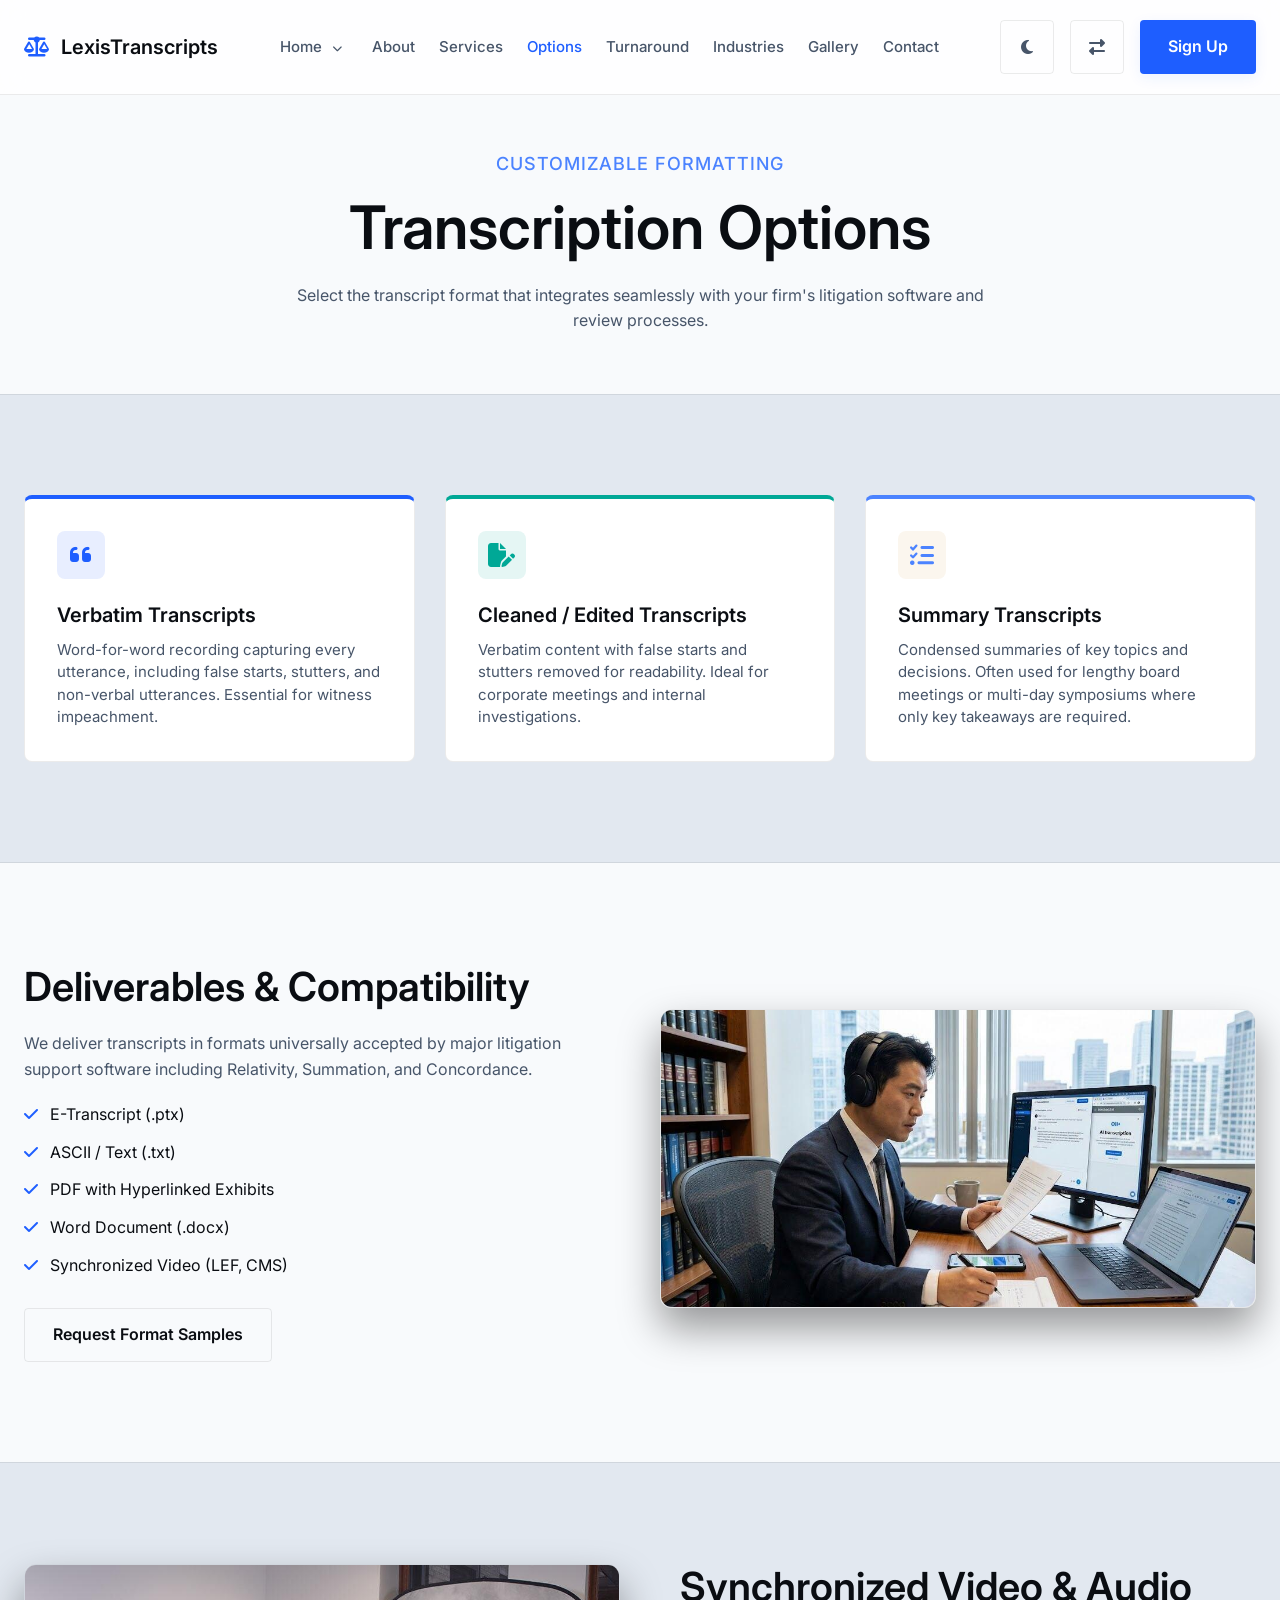
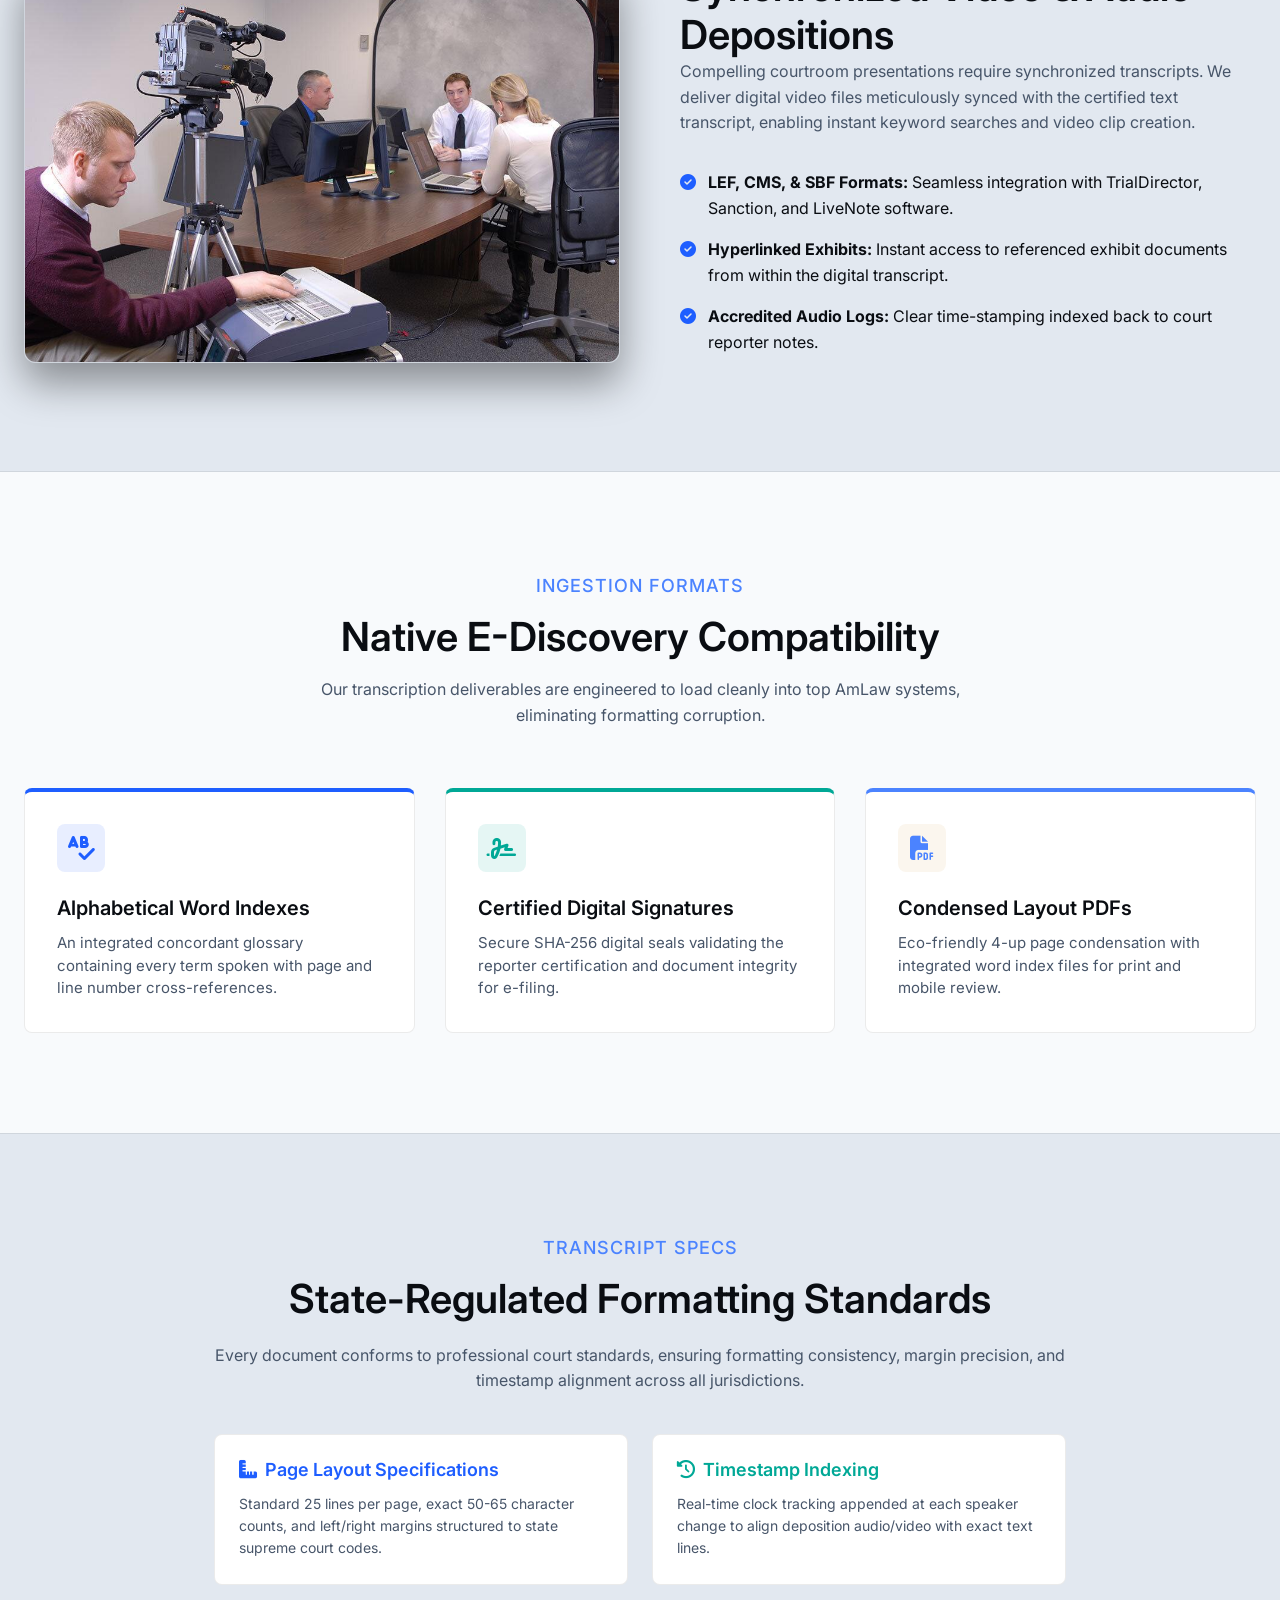
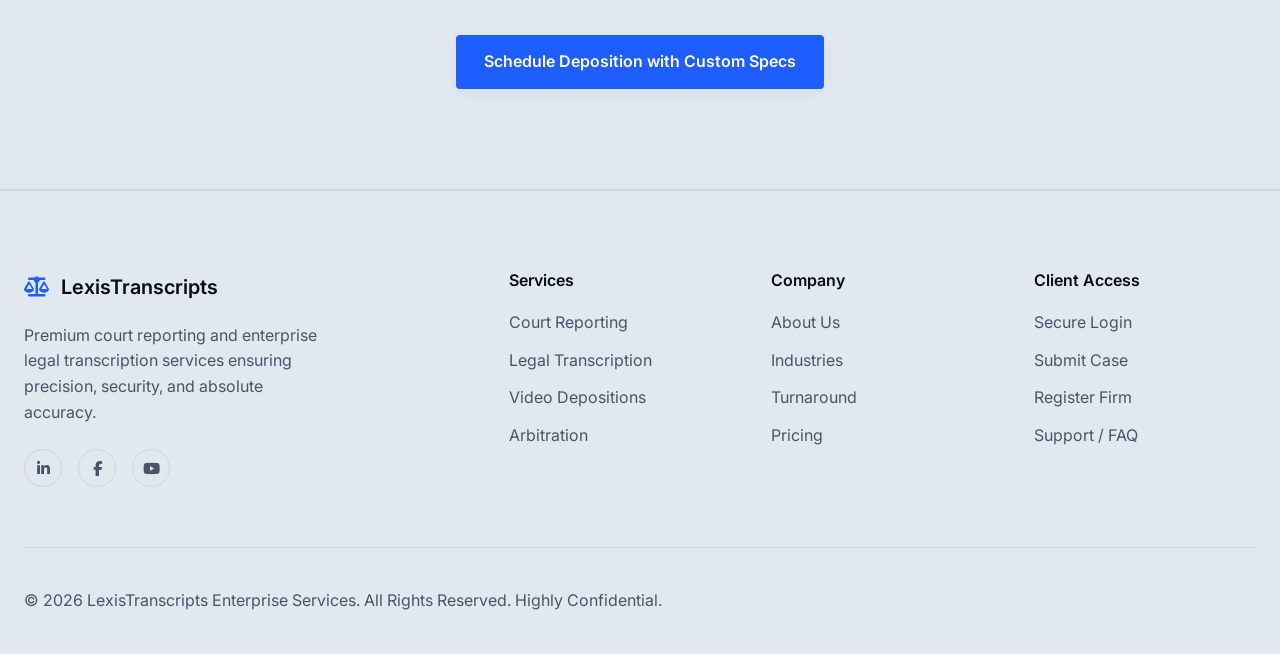
<file: transcription-options.html>
<!DOCTYPE html>
<html lang="en">

<head>
    <meta charset="UTF-8">
    <meta name="viewport" content="width=device-width, initial-scale=1.0">
    <title>Transcription Options | Court Reporter & Legal Transcription</title>
    <link rel="icon" type="image/x-icon"
        href="data:image/svg+xml,<svg xmlns='http://www.w3.org/2000/svg' viewBox='0 0 100 100'><text y='75' font-size='75' font-weight='bold' fill='%231E5EFF'>⚖</text></svg>">
    <link rel="stylesheet" href="css/style.css">
    <link rel="stylesheet" href="css/dark-mode.css">
    <link rel="stylesheet" href="css/rtl.css">
    <link rel="stylesheet" href="https://cdnjs.cloudflare.com/ajax/libs/font-awesome/6.4.0/css/all.min.css">

    <link rel="canonical" href="https://lexistranscripts.com/transcription-options.html">
</head>

<body dir="ltr">
    <script>
        (function() {
            const savedDir = localStorage.getItem('site-dir') || 'ltr';
            document.body.setAttribute('dir', savedDir);
            const savedTheme = localStorage.getItem('site-theme') || 'light';
            if (savedTheme === 'dark') {
                document.body.classList.add('dark-mode');
            } else {
                document.body.classList.remove('dark-mode');
            }
        })();
    </script>

    <!-- Navbar -->
    <nav class="navbar">
        <div class="container">
            <a href="index.html" class="nav-brand">
                <i class="fa-solid fa-scale-balanced" style="color: var(--accent-primary);"></i>
                <span>LexisTranscripts</span>
            </a>

            <ul class="nav-links">
                <li class="desktop-only nav-item">
                    <a href="#" class="">Home <i class="fa-solid fa-chevron-down"
                            style="font-size: 10px;"></i></a>
                    <div class="dropdown-menu">
                        <a href="index.html">Home 1</a>
                        <a href="home-2.html">Home 2</a>
                    </div>
                </li>
                <li class="mobile-only"><a href="index.html">Home 1</a></li>
                <li class="mobile-only"><a href="home-2.html">Home 2</a></li>
                <li><a href="about.html" class="">About</a></li>
                <li><a href="services.html" class="">Services</a></li>
                <li><a href="transcription-options.html" class="active">Options</a></li>
                <li><a href="turnaround-times.html" class="">Turnaround</a></li>
                <li><a href="industries.html" class="">Industries</a></li>
                <li><a href="gallery.html" class="">Gallery</a></li>
                <li><a href="contact.html" class="">Contact</a></li>
            </ul>

            <div class="nav-actions">
                <a href="#" id="dark-mode-toggle" title="Toggle Light/Dark"
                    style="color: var(--text-secondary); text-decoration: none;"><i class="fa-solid fa-moon"></i></a>
                <a href="#" id="rtl-toggle" title="Toggle RTL"
                    style="color: var(--text-secondary); text-decoration: none;"><i
                        class="fa-solid fa-right-left"></i></a>
                <a href="register.html" class="btn btn-primary">Sign Up</a>
            </div>

            <button class="nav-toggle" aria-label="Toggle navigation">
                <i class="fa-solid fa-bars"></i>
            </button>
        </div>
    </nav>

    <!-- Page Header (Hero Section like services/contact pages) -->
    <section class="section" style="padding-top: 150px; padding-bottom: 60px; text-align: center;">
        <div class="container">
            <span class="subheading">Customizable Formatting</span>
            <h1 style="margin-bottom: 20px;">Transcription Options</h1>
            <p style="max-width: 700px; margin: 0 auto;">Select the transcript format that integrates seamlessly with
                your firm's litigation software and review processes.</p>
        </div>
    </section>

    <!-- Transcription Formats Section -->
    <section class="section section-bg-secondary">
        <div class="container">
            <div class="grid-3 formats-grid">
                <div class="card"
                    style="border-top: 4px solid var(--accent-primary); display: flex; flex-direction: column; justify-content: space-between; height: 100%;">
                    <div>
                        <div class="card-icon"
                            style="color: var(--accent-primary); background: rgba(30, 94, 255, 0.1);"><i
                                class="fa-solid fa-quote-left"></i></div>
                        <h3 style="font-size: 20px; margin-bottom: 12px;">Verbatim Transcripts</h3>
                        <p style="color: var(--text-secondary); font-size: 15px; line-height: 1.5; margin-bottom: 0;">
                            Word-for-word recording capturing every utterance, including false starts, stutters, and
                            non-verbal utterances. Essential for witness impeachment.</p>
                    </div>
                </div>
                <div class="card"
                    style="border-top: 4px solid var(--accent-secondary); display: flex; flex-direction: column; justify-content: space-between; height: 100%;">
                    <div>
                        <div class="card-icon"
                            style="color: var(--accent-secondary); background: rgba(0, 168, 150, 0.1);"><i
                                class="fa-solid fa-file-pen"></i></div>
                        <h3 style="font-size: 20px; margin-bottom: 12px;">Cleaned / Edited Transcripts</h3>
                        <p style="color: var(--text-secondary); font-size: 15px; line-height: 1.5; margin-bottom: 0;">
                            Verbatim content with false starts and stutters removed for readability. Ideal for corporate
                            meetings and internal investigations.</p>
                    </div>
                </div>
                <div class="card"
                    style="border-top: 4px solid var(--accent-third); display: flex; flex-direction: column; justify-content: space-between; height: 100%;">
                    <div>
                        <div class="card-icon" style="color: var(--accent-third); background: rgba(214, 167, 86, 0.1);">
                            <i class="fa-solid fa-list-check"></i>
                        </div>
                        <h3 style="font-size: 20px; margin-bottom: 12px;">Summary Transcripts</h3>
                        <p style="color: var(--text-secondary); font-size: 15px; line-height: 1.5; margin-bottom: 0;">
                            Condensed summaries of key topics and decisions. Often used for lengthy board meetings or
                            multi-day symposiums where only key takeaways are required.</p>
                    </div>
                </div>
            </div>
        </div>
    </section>

    <!-- Formatting Styles Section -->
    <section class="section">
        <div class="container">
            <div class="grid-2 compat-grid">
                <div>
                    <h2 style="margin-bottom: 20px;">Deliverables & Compatibility</h2>
                    <p style="margin-bottom: 20px;">We deliver transcripts in formats universally accepted by major
                        litigation support software including Relativity, Summation, and Concordance.</p>
                    <ul style="list-style: none; margin-bottom: 30px;">
                        <li style="margin-bottom: 12px;"><i class="fa-solid fa-check"
                                style="color: var(--accent-primary); margin-right: 8px;"></i> E-Transcript (.ptx)</li>
                        <li style="margin-bottom: 12px;"><i class="fa-solid fa-check"
                                style="color: var(--accent-primary); margin-right: 8px;"></i> ASCII / Text (.txt)</li>
                        <li style="margin-bottom: 12px;"><i class="fa-solid fa-check"
                                style="color: var(--accent-primary); margin-right: 8px;"></i> PDF with Hyperlinked
                            Exhibits</li>
                        <li style="margin-bottom: 12px;"><i class="fa-solid fa-check"
                                style="color: var(--accent-primary); margin-right: 8px;"></i> Word Document (.docx)</li>
                        <li style="margin-bottom: 12px;"><i class="fa-solid fa-check"
                                style="color: var(--accent-primary); margin-right: 8px;"></i> Synchronized Video (LEF,
                            CMS)</li>
                    </ul>
                    <div style="margin-top: 24px;">
                        <a href="contact.html" class="btn btn-secondary">Request Format Samples</a>
                    </div>
                </div>
                <div>
                    <img src="images/legal-transcription.jpg" alt="Deliverables & Compatibility"
                        style="width: 100%; border-radius: 12px; border: 1px solid var(--border-color); box-shadow: 0 20px 40px rgba(0,0,0,0.4);">
                </div>
            </div>
        </div>
    </section>

    <!-- Section 1: Synchronized Video & Audio -->
    <section class="section section-bg-secondary">
        <div class="container">
            <div class="grid-2">
                <div>
                    <img src="images/sync-video.jpg" alt="Synchronized Video Depositions"
                        style="width: 100%; border-radius: 12px; border: 1px solid var(--border-color); box-shadow: 0 20px 40px rgba(0,0,0,0.4);">
                </div>
                <div style="padding-left: 20px;">
                    <h2>Synchronized Video & Audio Depositions</h2>
                    <p style="margin-bottom: 24px;">Compelling courtroom presentations require synchronized transcripts.
                        We deliver digital video files meticulously synced with the certified text transcript, enabling
                        instant keyword searches and video clip creation.</p>

                    <ul style="list-style: none; padding-top: 10px;">
                        <li style="margin-bottom: 16px; display: flex; align-items: flex-start; gap: 12px;">
                            <i class="fa-solid fa-circle-check"
                                style="color: var(--accent-primary); margin-top: 4px;"></i>
                            <span><strong>LEF, CMS, & SBF Formats:</strong> Seamless integration with TrialDirector,
                                Sanction, and LiveNote software.</span>
                        </li>
                        <li style="margin-bottom: 16px; display: flex; align-items: flex-start; gap: 12px;">
                            <i class="fa-solid fa-circle-check"
                                style="color: var(--accent-primary); margin-top: 4px;"></i>
                            <span><strong>Hyperlinked Exhibits:</strong> Instant access to referenced exhibit documents
                                from within the digital transcript.</span>
                        </li>
                        <li style="margin-bottom: 16px; display: flex; align-items: flex-start; gap: 12px;">
                            <i class="fa-solid fa-circle-check"
                                style="color: var(--accent-primary); margin-top: 4px;"></i>
                            <span><strong>Accredited Audio Logs:</strong> Clear time-stamping indexed back to court
                                reporter notes.</span>
                        </li>
                    </ul>
                </div>
            </div>
        </div>
    </section>

    <!-- Section 2: Native E-Discovery Ingestion -->
    <section class="section">
        <div class="container">
            <div class="section-header">
                <span class="subheading">Ingestion Formats</span>
                <h2>Native E-Discovery Compatibility</h2>
                <p>Our transcription deliverables are engineered to load cleanly into top AmLaw systems, eliminating
                    formatting corruption.</p>
            </div>

            <div class="grid-3 ingestion-grid">
                <div class="card"
                    style="border-top: 4px solid var(--accent-primary); display: flex; flex-direction: column; justify-content: space-between; height: 100%;">
                    <div>
                        <div class="card-icon"
                            style="color: var(--accent-primary); background: rgba(30, 94, 255, 0.1);"><i
                                class="fa-solid fa-spell-check"></i></div>
                        <h3 style="font-size: 20px; margin-bottom: 12px;">Alphabetical Word Indexes</h3>
                        <p style="color: var(--text-secondary); font-size: 15px; line-height: 1.5; margin-bottom: 0;">An
                            integrated concordant glossary containing every term spoken with page and line number
                            cross-references.</p>
                    </div>
                </div>
                <div class="card"
                    style="border-top: 4px solid var(--accent-secondary); display: flex; flex-direction: column; justify-content: space-between; height: 100%;">
                    <div>
                        <div class="card-icon"
                            style="color: var(--accent-secondary); background: rgba(0, 168, 150, 0.1);"><i
                                class="fa-solid fa-signature"></i></div>
                        <h3 style="font-size: 20px; margin-bottom: 12px;">Certified Digital Signatures</h3>
                        <p style="color: var(--text-secondary); font-size: 15px; line-height: 1.5; margin-bottom: 0;">
                            Secure SHA-256 digital seals validating the reporter certification and document integrity
                            for e-filing.</p>
                    </div>
                </div>
                <div class="card"
                    style="border-top: 4px solid var(--accent-third); display: flex; flex-direction: column; justify-content: space-between; height: 100%;">
                    <div>
                        <div class="card-icon" style="color: var(--accent-third); background: rgba(214, 167, 86, 0.1);">
                            <i class="fa-solid fa-file-pdf"></i>
                        </div>
                        <h3 style="font-size: 20px; margin-bottom: 12px;">Condensed Layout PDFs</h3>
                        <p style="color: var(--text-secondary); font-size: 15px; line-height: 1.5; margin-bottom: 0;">
                            Eco-friendly 4-up page condensation with integrated word index files for print and mobile
                            review.</p>
                    </div>
                </div>
            </div>
        </div>
    </section>

    <!-- Section 3: Formatting Specifications -->
    <section class="section section-bg-secondary">
        <div class="container" style="max-width: 900px; text-align: center;">
            <span class="subheading">Transcript Specs</span>
            <h2 style="margin-bottom: 20px;">State-Regulated Formatting Standards</h2>
            <p style="margin-bottom: 40px; color: var(--text-secondary);">Every document conforms to professional court
                standards, ensuring formatting consistency, margin precision, and timestamp alignment across all
                jurisdictions.</p>

            <div class="grid-2 specs-grid" style="gap: 24px;">
                <div class="specs-card">
                    <h3><i class="fa-solid fa-ruler-combined"></i>Page Layout Specifications</h3>
                    <p>Standard 25 lines per page, exact 50-65 character counts, and left/right margins structured to
                        state supreme court codes.</p>
                </div>
                <div class="specs-card">
                    <h3><i class="fa-solid fa-history"></i>Timestamp Indexing</h3>
                    <p>Real-time clock tracking appended at each speaker change to align deposition audio/video with
                        exact text lines.</p>
                </div>
            </div>

            <div style="margin-top: 50px;">
                <a href="contact.html" class="btn btn-primary btn-no-wrap">Schedule Deposition with Custom Specs</a>
            </div>
        </div>
    </section>


    <!-- Footer -->
    <footer class="footer">
        <div class="container">
            <div class="footer-grid">
                <div class="footer-brand">
                    <a href="index.html" class="nav-brand" style="margin-bottom: 20px;">
                        <i class="fa-solid fa-scale-balanced" style="color: var(--accent-primary);"></i>
                        <span>LexisTranscripts</span>
                    </a>
                    <p>Premium court reporting and enterprise legal transcription services ensuring precision, security,
                        and absolute accuracy.</p>
                    <div class="footer-socials">
                        <a href="#" class="social-icon" title="LinkedIn"><i class="fa-brands fa-linkedin-in"></i></a>
                        <a href="#" class="social-icon" title="Facebook"><i class="fa-brands fa-facebook-f"></i></a>
                        <a href="#" class="social-icon" title="YouTube"><i class="fa-brands fa-youtube"></i></a>
                    </div>
                </div>
                <div class="footer-links">
                    <h4>Services</h4>
                    <ul>
                        <li><a href="services.html">Court Reporting</a></li>
                        <li><a href="transcription-options.html">Legal Transcription</a></li>
                        <li><a href="service-details.html">Video Depositions</a></li>
                        <li><a href="services.html">Arbitration</a></li>
                    </ul>
                </div>
                <div class="footer-links">
                    <h4>Company</h4>
                    <ul>
                        <li><a href="about.html">About Us</a></li>
                        <li><a href="industries.html">Industries</a></li>
                        <li><a href="turnaround-times.html">Turnaround</a></li>
                        <li><a href="pricing.html">Pricing</a></li>
                    </ul>
                </div>
                <div class="footer-links">
                    <h4>Client Access</h4>
                    <ul>
                        <li><a href="login.html">Secure Login</a></li>
                        <li><a href="contact.html">Submit Case</a></li>
                        <li><a href="register.html">Register Firm</a></li>
                        <li><a href="faq.html">Support / FAQ</a></li>
                    </ul>
                </div>
            </div>
            <div class="footer-bottom">
                <p>&copy; 2026 LexisTranscripts Enterprise Services. All Rights Reserved. Highly Confidential.</p>
            </div>
        </div>
    </footer>
    <script src="js/main.js"></script>
    <button id="scrollTopBtn" title="Go to top" aria-label="Scroll to top"><i class="fa-solid fa-arrow-up"></i></button>

</body>

</html>
</file>
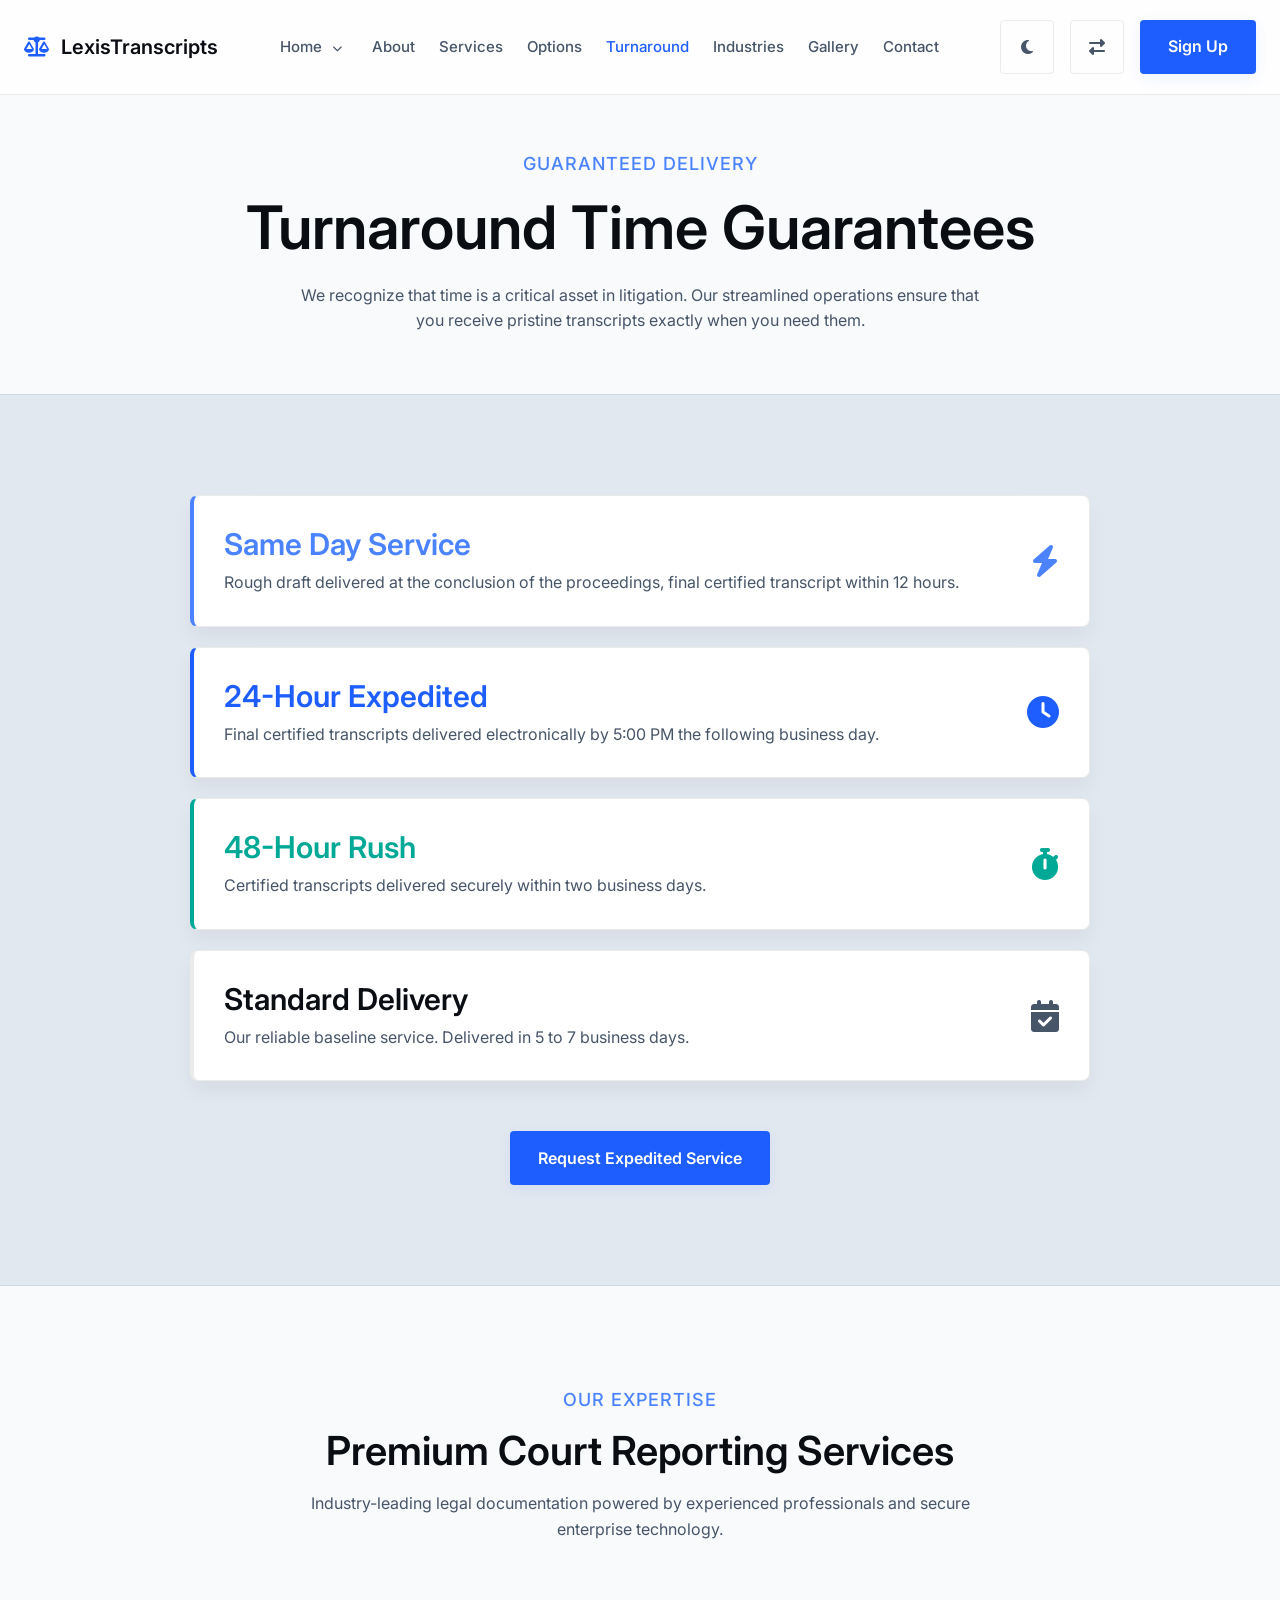
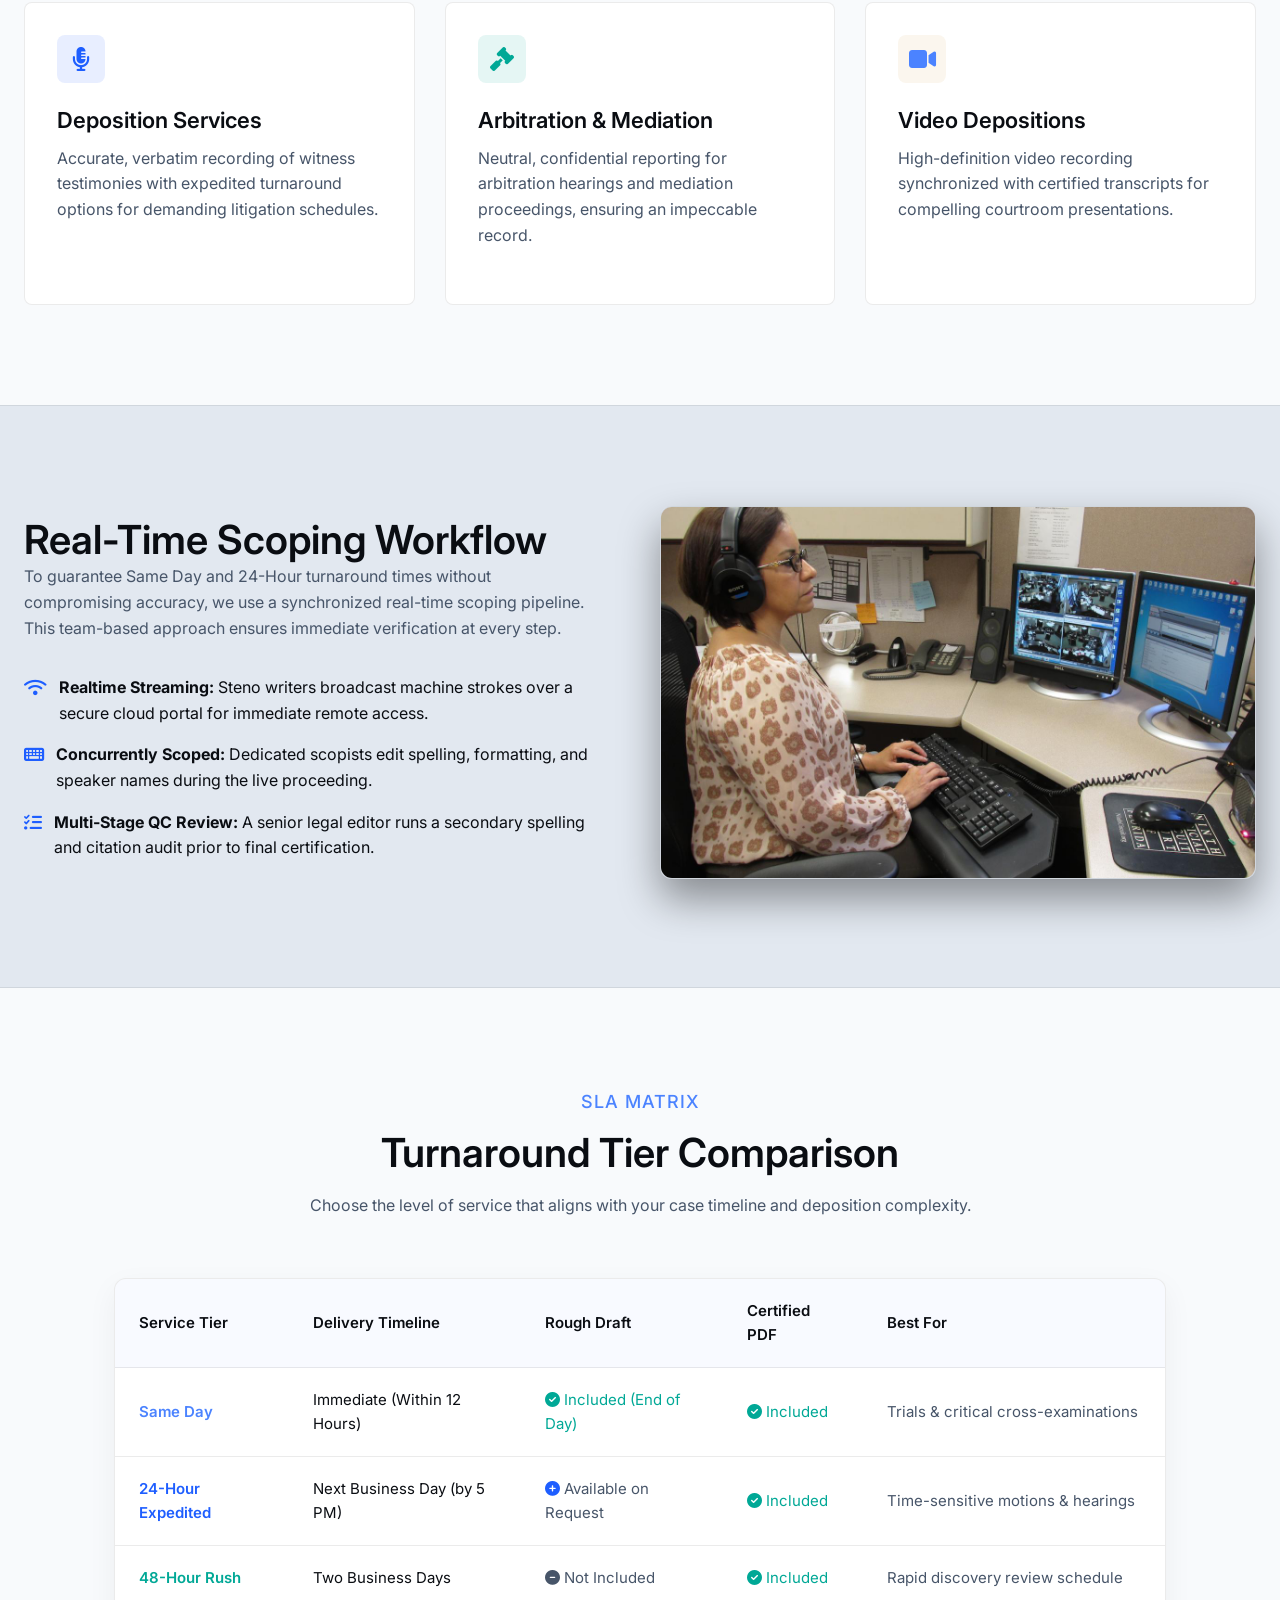
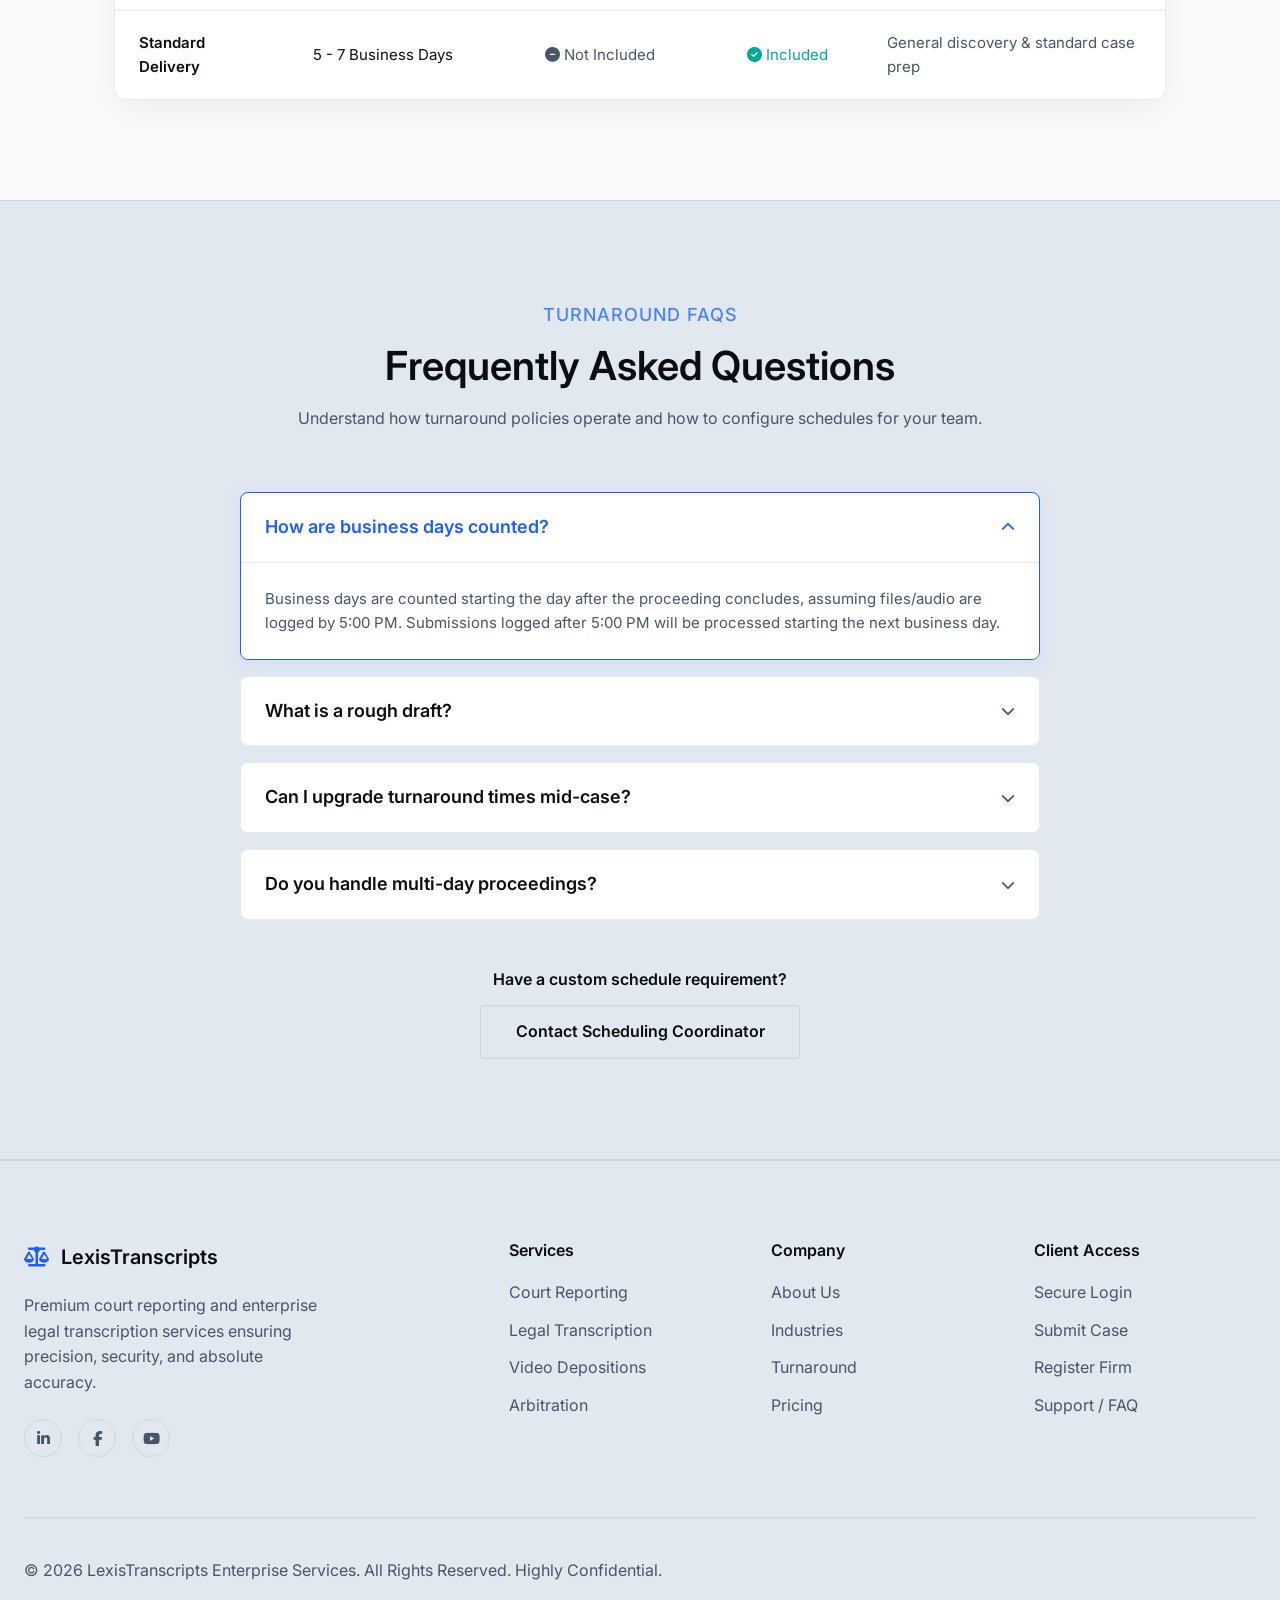
<file: turnaround-times.html>
<!DOCTYPE html>
<html lang="en">

<head>
    <meta charset="UTF-8">
    <meta name="viewport" content="width=device-width, initial-scale=1.0">
    <title>Turnaround Times | Court Reporter & Legal Transcription</title>
    <link rel="icon" type="image/x-icon"
        href="data:image/svg+xml,<svg xmlns='http://www.w3.org/2000/svg' viewBox='0 0 100 100'><text y='75' font-size='75' font-weight='bold' fill='%231E5EFF'>⚖</text></svg>">
    <link rel="stylesheet" href="css/style.css">
    <link rel="stylesheet" href="css/dark-mode.css">
    <link rel="stylesheet" href="css/rtl.css">
    <link rel="stylesheet" href="https://cdnjs.cloudflare.com/ajax/libs/font-awesome/6.4.0/css/all.min.css">

    <link rel="canonical" href="https://lexistranscripts.com/turnaround-times.html">
</head>

<body dir="ltr">

    <!-- Navbar -->
    <nav class="navbar">
        <div class="container">
            <a href="index.html" class="nav-brand">
                <i class="fa-solid fa-scale-balanced" style="color: var(--accent-primary);"></i>
                <span>LexisTranscripts</span>
            </a>

            <ul class="nav-links">
                <li class="desktop-only nav-item">
                    <a href="#" class="">Home <i class="fa-solid fa-chevron-down"
                            style="font-size: 10px; margin-left: 4px;"></i></a>
                    <div class="dropdown-menu">
                        <a href="index.html">Home 1</a>
                        <a href="home-2.html">Home 2</a>
                    </div>
                </li>
                <li class="mobile-only"><a href="index.html">Home 1</a></li>
                <li class="mobile-only"><a href="home-2.html">Home 2</a></li>
                <li><a href="about.html" class="">About</a></li>
                <li><a href="services.html" class="">Services</a></li>
                <li><a href="transcription-options.html" class="">Options</a></li>
                <li><a href="turnaround-times.html" class="active">Turnaround</a></li>
                <li><a href="industries.html" class="">Industries</a></li>
                <li><a href="gallery.html" class="">Gallery</a></li>
                <li><a href="contact.html" class="">Contact</a></li>
            </ul>

            <div class="nav-actions">
                <a href="#" id="dark-mode-toggle" title="Toggle Light/Dark"
                    style="color: var(--text-secondary); text-decoration: none;"><i class="fa-solid fa-moon"></i></a>
                <a href="#" id="rtl-toggle" title="Toggle RTL"
                    style="color: var(--text-secondary); text-decoration: none;"><i
                        class="fa-solid fa-right-left"></i></a>
                <a href="register.html" class="btn btn-primary">Sign Up</a>
            </div>

            <button class="nav-toggle" aria-label="Toggle navigation">
                <i class="fa-solid fa-bars"></i>
            </button>
        </div>
    </nav>

    <!-- Page Header (Hero Section like services/contact pages) -->
    <section class="section" style="padding-top: 150px; padding-bottom: 60px; text-align: center;">
        <div class="container">
            <span class="subheading">Guaranteed Delivery</span>
            <h1 style="margin-bottom: 20px;">Turnaround Time Guarantees</h1>
            <p style="max-width: 700px; margin: 0 auto;">We recognize that time is a critical asset in litigation. Our
                streamlined operations ensure that you receive pristine transcripts exactly when you need them.</p>
        </div>
    </section>

    <!-- Timeline / Delivery Options Section -->
    <section class="section section-bg-secondary">
        <div class="container">
            <div style="max-width: 900px; margin: 0 auto;">
                <!-- Timeline items -->
                <div style="display: flex; flex-direction: column; gap: 20px;">
                    <div class="turnaround-card same-day">
                        <div>
                            <h3 style="margin-bottom: 8px;">Same Day Service</h3>
                            <p>Rough draft delivered at the conclusion of the proceedings, final certified transcript within 12 hours.</p>
                        </div>
                        <i class="fa-solid fa-bolt"></i>
                    </div>

                    <div class="turnaround-card expedited">
                        <div>
                            <h3 style="margin-bottom: 8px;">24-Hour Expedited</h3>
                            <p>Final certified transcripts delivered electronically by 5:00 PM the following business day.</p>
                        </div>
                        <i class="fa-solid fa-clock"></i>
                    </div>

                    <div class="turnaround-card rush">
                        <div>
                            <h3 style="margin-bottom: 8px;">48-Hour Rush</h3>
                            <p>Certified transcripts delivered securely within two business days.</p>
                        </div>
                        <i class="fa-solid fa-stopwatch"></i>
                    </div>

                    <div class="turnaround-card standard">
                        <div>
                            <h3 style="margin-bottom: 8px;">Standard Delivery</h3>
                            <p>Our reliable baseline service. Delivered in 5 to 7 business days.</p>
                        </div>
                        <i class="fa-solid fa-calendar-check"></i>
                    </div>
                </div>
            </div>

            <div style="margin-top: 50px; text-align: center;">
                <a href="contact.html" class="btn btn-primary">Request Expedited Service</a>
            </div>
        </div>
    </section>

    <!-- Court Reporting Services (Section 2) -->
    <section class="section">
        <div class="container">
            <div class="section-header">
                <span class="subheading">Our Expertise</span>
                <h2>Premium Court Reporting Services</h2>
                <p>Industry-leading legal documentation powered by experienced professionals and secure enterprise
                    technology.</p>
            </div>
            <div class="grid-3 premium-services-grid">
                <div class="card">
                    <div class="card-icon"><i class="fa-solid fa-microphone-lines"></i></div>
                    <h3>Deposition Services</h3>
                    <p>Accurate, verbatim recording of witness testimonies with expedited turnaround options for
                        demanding litigation schedules.</p>
                </div>
                <div class="card">
                    <div class="card-icon" style="background: rgba(0, 168, 150, 0.1); color: var(--accent-secondary);">
                        <i class="fa-solid fa-gavel"></i>
                    </div>
                    <h3>Arbitration & Mediation</h3>
                    <p>Neutral, confidential reporting for arbitration hearings and mediation proceedings, ensuring an
                        impeccable record.</p>
                </div>
                <div class="card">
                    <div class="card-icon" style="background: rgba(214, 167, 86, 0.1); color: var(--accent-third);"><i
                            class="fa-solid fa-video"></i></div>
                    <h3>Video Depositions</h3>
                    <p>High-definition video recording synchronized with certified transcripts for compelling courtroom
                        presentations.</p>
                </div>
            </div>
        </div>
    </section>

    <!-- Section 1: Real-Time Scoping Workflow -->
    <section class="section section-bg-secondary">
        <div class="container">
            <div class="grid-2">
                <div class="scoping-text-col" style="padding-right: 20px;">
                    <h2>Real-Time Scoping Workflow</h2>
                    <p style="margin-bottom: 24px;">To guarantee Same Day and 24-Hour turnaround times without
                        compromising accuracy, we use a synchronized real-time scoping pipeline. This team-based
                        approach ensures immediate verification at every step.</p>

                    <ul style="list-style: none; padding-top: 10px;">
                        <li style="margin-bottom: 16px; display: flex; align-items: flex-start; gap: 12px;">
                            <i class="fa-solid fa-wifi"
                                style="color: var(--accent-primary); margin-top: 4px; font-size: 18px; width: 24px;"></i>
                            <span><strong>Realtime Streaming:</strong> Steno writers broadcast machine strokes over a
                                secure cloud portal for immediate remote access.</span>
                        </li>
                        <li style="margin-bottom: 16px; display: flex; align-items: flex-start; gap: 12px;">
                            <i class="fa-solid fa-keyboard"
                                style="color: var(--accent-primary); margin-top: 4px; font-size: 18px; width: 24px;"></i>
                            <span><strong>Concurrently Scoped:</strong> Dedicated scopists edit spelling, formatting,
                                and speaker names during the live proceeding.</span>
                        </li>
                        <li style="margin-bottom: 16px; display: flex; align-items: flex-start; gap: 12px;">
                            <i class="fa-solid fa-list-check"
                                style="color: var(--accent-primary); margin-top: 4px; font-size: 18px; width: 24px;"></i>
                            <span><strong>Multi-Stage QC Review:</strong> A senior legal editor runs a secondary
                                spelling and citation audit prior to final certification.</span>
                        </li>
                    </ul>
                </div>
                <div>
                    <img src="images/scoping.jpg" alt="Real-Time Scoping Workflow"
                        style="width: 100%; border-radius: 12px; border: 1px solid var(--border-color); box-shadow: 0 20px 40px rgba(0,0,0,0.4);">
                </div>
            </div>
        </div>
    </section>

    <!-- Section 2: SLA & Turnaround Comparison Matrix -->
    <section class="section">
        <div class="container" style="max-width: 1100px;">
            <div class="section-header">
                <span class="subheading">SLA Matrix</span>
                <h2>Turnaround Tier Comparison</h2>
                <p>Choose the level of service that aligns with your case timeline and deposition complexity.</p>
            </div>

            <div
                style="overflow-x: auto; border: 1px solid var(--border-color); border-radius: 12px; box-shadow: 0 10px 30px rgba(0,0,0,0.05); background: var(--bg-card);">
                <table class="sla-table">
                    <thead>
                        <tr style="border-bottom: 1px solid var(--border-color); background: rgba(30, 94, 255, 0.03);">
                            <th style="padding: 20px 24px; font-weight: 600; color: var(--text-primary);">Service Tier
                            </th>
                            <th style="padding: 20px 24px; font-weight: 600; color: var(--text-primary);">Delivery
                                Timeline</th>
                            <th style="padding: 20px 24px; font-weight: 600; color: var(--text-primary);">Rough Draft
                            </th>
                            <th style="padding: 20px 24px; font-weight: 600; color: var(--text-primary);">Certified PDF
                            </th>
                            <th style="padding: 20px 24px; font-weight: 600; color: var(--text-primary);">Best For</th>
                        </tr>
                    </thead>
                    <tbody>
                        <tr style="border-bottom: 1px solid var(--border-color); transition: background 0.3s;">
                            <td style="padding: 20px 24px; font-weight: 600; color: var(--accent-third);">Same Day</td>
                            <td style="padding: 20px 24px;">Immediate (Within 12 Hours)</td>
                            <td style="padding: 20px 24px; color: var(--accent-secondary);"><i
                                    class="fa-solid fa-circle-check"></i> Included (End of Day)</td>
                            <td style="padding: 20px 24px; color: var(--accent-secondary);"><i
                                    class="fa-solid fa-circle-check"></i> Included</td>
                            <td style="padding: 20px 24px; color: var(--text-secondary);">Trials & critical
                                cross-examinations</td>
                        </tr>
                        <tr style="border-bottom: 1px solid var(--border-color); transition: background 0.3s;">
                            <td style="padding: 20px 24px; font-weight: 600; color: var(--accent-primary);">24-Hour
                                Expedited</td>
                            <td style="padding: 20px 24px;">Next Business Day (by 5 PM)</td>
                            <td style="padding: 20px 24px; color: var(--text-secondary);"><i
                                    class="fa-solid fa-circle-plus" style="color: var(--accent-primary);"></i> Available
                                on Request</td>
                            <td style="padding: 20px 24px; color: var(--accent-secondary);"><i
                                    class="fa-solid fa-circle-check"></i> Included</td>
                            <td style="padding: 20px 24px; color: var(--text-secondary);">Time-sensitive motions &
                                hearings</td>
                        </tr>
                        <tr style="border-bottom: 1px solid var(--border-color); transition: background 0.3s;">
                            <td style="padding: 20px 24px; font-weight: 600; color: var(--accent-secondary);">48-Hour
                                Rush</td>
                            <td style="padding: 20px 24px;">Two Business Days</td>
                            <td style="padding: 20px 24px; color: var(--text-secondary);"><i
                                    class="fa-solid fa-circle-minus"></i> Not Included</td>
                            <td style="padding: 20px 24px; color: var(--accent-secondary);"><i
                                    class="fa-solid fa-circle-check"></i> Included</td>
                            <td style="padding: 20px 24px; color: var(--text-secondary);">Rapid discovery review
                                schedule</td>
                        </tr>
                        <tr style="transition: background 0.3s;">
                            <td style="padding: 20px 24px; font-weight: 600; color: var(--text-primary);">Standard
                                Delivery</td>
                            <td style="padding: 20px 24px;">5 - 7 Business Days</td>
                            <td style="padding: 20px 24px; color: var(--text-secondary);"><i
                                    class="fa-solid fa-circle-minus"></i> Not Included</td>
                            <td style="padding: 20px 24px; color: var(--accent-secondary);"><i
                                    class="fa-solid fa-circle-check"></i> Included</td>
                            <td style="padding: 20px 24px; color: var(--text-secondary);">General discovery & standard
                                case prep</td>
                        </tr>
                    </tbody>
                </table>
            </div>
        </div>
    </section>

    <!-- Section 3: Delivery FAQs -->
    <section class="section section-bg-secondary">
        <div class="container" style="max-width: 1000px;">
            <div class="section-header">
                <span class="subheading">Turnaround FAQs</span>
                <h2>Frequently Asked Questions</h2>
                <p>Understand how turnaround policies operate and how to configure schedules for your team.</p>
            </div>

            <div style="max-width: 800px; margin: 0 auto;">
                <!-- Accordion Item 1 -->
                <details class="faq-accordion-item" open>
                    <summary class="faq-accordion-header">
                        <span>How are business days counted?</span>
                        <i class="fa-solid fa-chevron-down faq-chevron"></i>
                    </summary>
                    <div class="faq-accordion-content">
                        <p>Business days are counted starting the day after the proceeding concludes, assuming
                            files/audio are logged by 5:00 PM. Submissions logged after 5:00 PM will be processed
                            starting the next business day.</p>
                    </div>
                </details>

                <!-- Accordion Item 2 -->
                <details class="faq-accordion-item">
                    <summary class="faq-accordion-header">
                        <span>What is a rough draft?</span>
                        <i class="fa-solid fa-chevron-down faq-chevron"></i>
                    </summary>
                    <div class="faq-accordion-content">
                        <p>A rough draft is an uncertified, unedited transcript in ASCII text format, provided for
                            immediate outline reference. It is not a legal document and should not be cited in motions
                            or courtroom proceedings.</p>
                    </div>
                </details>

                <!-- Accordion Item 3 -->
                <details class="faq-accordion-item">
                    <summary class="faq-accordion-header">
                        <span>Can I upgrade turnaround times mid-case?</span>
                        <i class="fa-solid fa-chevron-down faq-chevron"></i>
                    </summary>
                    <div class="faq-accordion-content">
                        <p>Yes. If discovery needs change, you can contact your scheduling coordinator to expedite the
                            transcription queue. Fees will be adjusted based on the new delivery tier requested.</p>
                    </div>
                </details>

                <!-- Accordion Item 4 -->
                <details class="faq-accordion-item">
                    <summary class="faq-accordion-header">
                        <span>Do you handle multi-day proceedings?</span>
                        <i class="fa-solid fa-chevron-down faq-chevron"></i>
                    </summary>
                    <div class="faq-accordion-content">
                        <p>Absolutely. Multi-day hearings can be configured for rolling daily deliveries (Same Day /
                            24-Hour) so that your trial team receives transcripts of each day's testimonies prior to the
                            next morning's session.</p>
                    </div>
                </details>
            </div>

            <div style="margin-top: 50px; text-align: center;">
                <h4 style="margin-bottom: 16px;">Have a custom schedule requirement?</h4>
                <a href="contact.html" class="btn btn-secondary" style="max-width: 320px; width: 100%;">Contact
                    Scheduling Coordinator</a>
            </div>
        </div>
    </section>


    <!-- Footer -->
    <footer class="footer">
        <div class="container">
            <div class="footer-grid">
                <div class="footer-brand">
                    <a href="index.html" class="nav-brand" style="margin-bottom: 20px;">
                        <i class="fa-solid fa-scale-balanced" style="color: var(--accent-primary);"></i>
                        <span>LexisTranscripts</span>
                    </a>
                    <p>Premium court reporting and enterprise legal transcription services ensuring precision, security,
                        and absolute accuracy.</p>
                    <div class="footer-socials">
                        <a href="#" class="social-icon" title="LinkedIn"><i class="fa-brands fa-linkedin-in"></i></a>
                        <a href="#" class="social-icon" title="Facebook"><i class="fa-brands fa-facebook-f"></i></a>
                        <a href="#" class="social-icon" title="YouTube"><i class="fa-brands fa-youtube"></i></a>
                    </div>
                </div>
                <div class="footer-links">
                    <h4>Services</h4>
                    <ul>
                        <li><a href="services.html">Court Reporting</a></li>
                        <li><a href="transcription-options.html">Legal Transcription</a></li>
                        <li><a href="service-details.html">Video Depositions</a></li>
                        <li><a href="services.html">Arbitration</a></li>
                    </ul>
                </div>
                <div class="footer-links">
                    <h4>Company</h4>
                    <ul>
                        <li><a href="about.html">About Us</a></li>
                        <li><a href="industries.html">Industries</a></li>
                        <li><a href="turnaround-times.html">Turnaround</a></li>
                        <li><a href="pricing.html">Pricing</a></li>
                    </ul>
                </div>
                <div class="footer-links">
                    <h4>Client Access</h4>
                    <ul>
                        <li><a href="login.html">Secure Login</a></li>
                        <li><a href="contact.html">Submit Case</a></li>
                        <li><a href="register.html">Register Firm</a></li>
                        <li><a href="faq.html">Support / FAQ</a></li>
                    </ul>
                </div>
            </div>
            <div class="footer-bottom">
                <p>&copy; 2026 LexisTranscripts Enterprise Services. All Rights Reserved. Highly Confidential.</p>
            </div>
        </div>
    </footer>
    <script src="js/main.js"></script>
    <button id="scrollTopBtn" title="Go to top" aria-label="Scroll to top"><i class="fa-solid fa-arrow-up"></i></button>

</body>

</html>
</file>
<file: css/style.css>
/* 
  Court Reporter & Legal Transcription Service
  Premium Enterprise Stylesheet
*/

@import url('https://fonts.googleapis.com/css2?family=Inter:wght@400;500;600&display=swap');

:root {
  /* Color System - Default Light Mode */
  --bg-primary: #F8FAFC;
  --bg-secondary: #E2E8F0;
  --bg-card: #FFFFFF;
  --accent-primary: #1E5EFF;
  --accent-secondary: #00A896;
  --accent-third: #4B83FF;
  --accent-premium: #6D7C92;

  --text-primary: #0A0D12;
  --text-secondary: #475569;

  --border-color: rgba(0, 0, 0, 0.08);
  --glow-effect: rgba(30, 94, 255, 0.08);

  /* Typography */
  --font-main: 'Inter', sans-serif;

  --h1-desktop: 60px;
  --h1-tablet: 48px;
  --h1-mobile: 38px;

  --h2-desktop: 40px;
  --h2-tablet: 36px;
  --h2-mobile: 30px;

  --h3-desktop: 30px;
  --h3-tablet: 26px;
  --h3-mobile: 22px;

  /* Spacing */
  --section-padding-desktop: 100px 0;
  --section-padding-tablet: 80px 0;
  --section-padding-mobile: 60px 0;
}

/* Reset */
* {
  margin: 0;
  padding: 0;
  box-sizing: border-box;
}

body {
  font-family: var(--font-main);
  background-color: var(--bg-primary);
  color: var(--text-primary);
  line-height: 1.6;
  font-weight: 400;
  overflow-x: hidden;
  -webkit-font-smoothing: antialiased;
}

/* Container */
.container {
  max-width: 1280px;
  margin: 0 auto;
  padding: 0 24px;
}

/* Typography Hierarchy */
h1,
h2,
h3,
h4,
h5,
h6 {
  font-weight: 600;
  line-height: 1.2;
  color: var(--text-primary);
}

h1 {
  font-size: var(--h1-desktop);
}

h2 {
  font-size: var(--h2-desktop);
}

h3 {
  font-size: var(--h3-desktop);
}

p {
  font-size: 16px;
  color: var(--text-secondary);
  font-weight: 400;
}

.subheading {
  font-size: 18px;
  font-weight: 500;
  color: var(--accent-third);
  text-transform: uppercase;
  letter-spacing: 1px;
  margin-bottom: 12px;
  display: block;
}

/* Buttons (CTA System) */
.btn {
  display: inline-flex;
  align-items: center;
  justify-content: center;
  height: 54px;
  padding: 0 28px;
  font-size: 16px;
  font-weight: 600;
  border-radius: 4px;
  text-decoration: none;
  transition: all 0.3s ease;
  cursor: pointer;
  border: none;
}

.btn-primary {
  background-color: var(--accent-primary);
  color: #fff;
  box-shadow: 0 4px 14px var(--glow-effect);
}

.btn-primary:hover {
  background-color: #164bdd;
  box-shadow: 0 6px 20px rgba(30, 94, 255, 0.25);
  transform: translateY(-2px);
}

.btn-secondary {
  background-color: transparent;
  color: var(--text-primary);
  border: 1px solid var(--border-color);
}

.btn-secondary:hover {
  border-color: var(--accent-primary);
  color: var(--accent-primary);
  background-color: rgba(30, 94, 255, 0.05);
}

/* Glass Navbar */
.navbar {
  position: fixed;
  top: 0;
  left: 0;
  width: 100%;
  padding: 20px 0;
  background: rgba(255, 255, 255, 0.8);
  backdrop-filter: blur(12px);
  border-bottom: 1px solid var(--border-color);
  z-index: 1000;
  transition: all 0.3s ease;
  box-shadow: none;
}

.navbar.scrolled {
  box-shadow: 0 4px 20px rgba(0, 0, 0, 0.05);
  background: rgba(255, 255, 255, 0.95);
}

.navbar .container {
  display: flex;
  justify-content: space-between;
  align-items: center;
}

.nav-brand {
  display: flex;
  align-items: center;
  gap: 12px;
  text-decoration: none;
  color: var(--text-primary);
  font-weight: 600;
  font-size: 20px;
}

.nav-links {
  display: flex;
  gap: 24px;
  list-style: none;
}

.nav-links a {
  color: var(--text-secondary);
  text-decoration: none;
  font-size: 15px;
  font-weight: 500;
  transition: color 0.3s ease;
}

.nav-links a:hover,
.nav-links a.active {
  color: var(--accent-primary);
}

.nav-actions {
  display: flex;
  align-items: center;
  gap: 16px;
}

.nav-toggle {
  display: none;
  background: none;
  border: none;
  color: var(--text-primary);
  font-size: 24px;
  cursor: pointer;
}

/* Dropdown Menu */
.nav-item {
  position: relative;
}

.dropdown-menu {
  display: none;
  position: absolute;
  top: 100%;
  left: 0;
  background: var(--bg-card);
  border: 1px solid var(--border-color);
  border-radius: 4px;
  min-width: 200px;
  margin-top: 12px;
  z-index: 100;
  overflow: hidden;
  box-shadow: 0 10px 30px rgba(0, 0, 0, 0.3);
}

.dropdown-menu.active {
  display: block;
}

.dropdown-menu a {
  display: block;
  padding: 12px 20px;
  color: var(--text-secondary);
  text-decoration: none;
  font-size: 14px;
  transition: all 0.3s ease;
}

.dropdown-menu a:hover {
  background-color: rgba(30, 94, 255, 0.1);
  color: var(--accent-primary);
  padding-left: 24px;
}

/* Scroll to Top Button */
#scrollTopBtn {
  display: none;
  position: fixed;
  bottom: 40px;
  right: 40px;
  z-index: 999;
  background-color: var(--accent-primary);
  color: #fff;
  border: none;
  border-radius: 50%;
  width: 50px;
  height: 50px;
  font-size: 24px;
  cursor: pointer;
  transition: all 0.3s ease;
  box-shadow: 0 4px 14px var(--glow-effect);
}

#scrollTopBtn:hover {
  background-color: #164bdd;
  box-shadow: 0 6px 20px rgba(30, 94, 255, 0.25);
  transform: translateY(-4px);
}

#scrollTopBtn.show {
  display: flex;
  align-items: center;
  justify-content: center;
}

/* Cards System */
.card {
  background-color: var(--bg-card);
  border: 1px solid var(--border-color);
  border-radius: 8px;
  padding: 32px;
  transition: all 0.4s ease;
  height: 100%;
  display: flex;
  flex-direction: column;
  position: relative;
  overflow: hidden;
}

.card::before {
  content: '';
  position: absolute;
  top: 0;
  left: 0;
  width: 100%;
  height: 2px;
  background: linear-gradient(90deg, var(--accent-primary), transparent);
  opacity: 0;
  transition: opacity 0.4s ease;
}

.card:hover {
  transform: translateY(-4px);
  border-color: rgba(30, 94, 255, 0.3);
  box-shadow: 0 10px 30px rgba(0, 0, 0, 0.2), 0 0 20px var(--glow-effect);
}

.card:hover::before {
  opacity: 1;
}

.card-icon {
  width: 48px;
  height: 48px;
  border-radius: 8px;
  background: rgba(30, 94, 255, 0.1);
  color: var(--accent-primary);
  display: flex;
  align-items: center;
  justify-content: center;
  font-size: 24px;
  margin-bottom: 24px;
}

.card h3 {
  margin-bottom: 12px;
  font-size: 22px;
}

.card p {
  flex-grow: 1;
  margin-bottom: 24px;
}

/* Industry Cards */
.industry-card {
  background-color: var(--bg-card);
  border: 1px solid var(--border-color);
  border-radius: 12px;
  overflow: hidden;
  height: 100%;
  display: flex;
  flex-direction: column;
  position: relative;
  transition: all 0.4s cubic-bezier(0.16, 1, 0.3, 1);
  box-shadow: 0 4px 6px -1px rgba(0, 0, 0, 0.05), 0 2px 4px -1px rgba(0, 0, 0, 0.03);
}

.industry-card:hover {
  transform: translateY(-6px);
  border-color: rgba(30, 94, 255, 0.3);
  box-shadow: 0 20px 25px -5px rgba(0, 0, 0, 0.1), 0 10px 10px -5px rgba(0, 0, 0, 0.04), 0 0 20px var(--glow-effect);
}

.industry-card-img-wrap {
  width: 100%;
  height: 220px;
  overflow: hidden;
  position: relative;
}

.industry-card-img-wrap img {
  width: 100%;
  height: 100%;
  object-fit: cover;
  transition: transform 0.6s cubic-bezier(0.16, 1, 0.3, 1);
}

.industry-card:hover .industry-card-img-wrap img {
  transform: scale(1.08);
}

.industry-card-content {
  padding: 28px 24px;
  display: flex;
  flex-direction: column;
  flex-grow: 1;
}

.industry-card-content h3 {
  font-size: 20px;
  margin-bottom: 12px;
  color: var(--text-primary);
  font-weight: 600;
  transition: color 0.3s ease;
}

.industry-card:hover .industry-card-content h3 {
  color: var(--accent-primary);
}

.industry-card-content p {
  font-size: 14px;
  line-height: 1.6;
  color: var(--text-secondary);
  margin-bottom: 0;
  flex-grow: 1;
}

/* Sections */
.section {
  padding: var(--section-padding-desktop);
}

.section-bg-secondary {
  background-color: var(--bg-secondary);
  border-top: 1px solid var(--border-color);
  border-bottom: 1px solid var(--border-color);
}

.section-header {
  text-align: center;
  max-width: 700px;
  margin: 0 auto 60px;
}

.section-header h2 {
  margin-bottom: 16px;
}

/* Unique Animation System */
@keyframes documentFlow {
  0% {
    background-position: 0% 0%;
  }

  100% {
    background-position: 100% 100%;
  }
}

@keyframes precisionPulse {
  0% {
    box-shadow: 0 0 0 0 rgba(30, 94, 255, 0.4);
  }

  70% {
    box-shadow: 0 0 0 15px rgba(30, 94, 255, 0);
  }

  100% {
    box-shadow: 0 0 0 0 rgba(30, 94, 255, 0);
  }
}

@keyframes securePathway {
  0% {
    transform: scaleX(0);
    transform-origin: left;
  }

  50% {
    transform: scaleX(1);
    transform-origin: left;
  }

  50.1% {
    transform: scaleX(1);
    transform-origin: right;
  }

  100% {
    transform: scaleX(0);
    transform-origin: right;
  }
}

.pulse-element {
  animation: precisionPulse 2s infinite;
}

/* Hero Section */
.hero {
  padding: 180px 0 100px;
  min-height: 100vh;
  display: flex;
  align-items: center;
  position: relative;
  overflow: hidden;
}

.hero::after {
  content: '';
  position: absolute;
  top: 0;
  right: 0;
  width: 50%;
  height: 100%;
  background: radial-gradient(circle at center, var(--glow-effect) 0%, transparent 60%);
  z-index: 1;
  pointer-events: none;
}

.hero-content {
  position: relative;
  z-index: 2;
  max-width: 650px;
}

.hero h1 {
  margin-bottom: 24px;
}

.hero p {
  font-size: 18px;
  margin-bottom: 40px;
}

.hero-btns {
  display: flex;
  gap: 16px;
}

.hero-image {
  position: absolute;
  right: 0;
  top: 50%;
  transform: translateY(-50%);
  width: 50%;
  height: 80%;
  border-radius: 12px 0 0 12px;
  overflow: hidden;
  z-index: 1;
}

.hero-image img {
  width: 100%;
  height: 100%;
  object-fit: cover;
  opacity: 0.8;
  border-left: 1px solid var(--border-color);
  border-top: 1px solid var(--border-color);
  border-bottom: 1px solid var(--border-color);
}

/* Grids */
.grid-4 {
  display: grid;
  grid-template-columns: repeat(4, 1fr);
  gap: 30px;
}

.grid-3 {
  display: grid;
  grid-template-columns: repeat(3, 1fr);
  gap: 30px;
}

.grid-2 {
  display: grid;
  grid-template-columns: repeat(2, 1fr);
  gap: 40px;
  align-items: center;
}

/* Footer */
.footer {
  background-color: var(--bg-secondary);
  border-top: 1px solid var(--border-color);
  padding: 80px 0 40px;
}

.footer-grid {
  display: grid;
  grid-template-columns: 2fr 1fr 1fr 1fr;
  gap: 40px;
  margin-bottom: 60px;
}

.footer-brand p {
  margin-top: 16px;
  max-width: 300px;
}

.footer-links h4 {
  margin-bottom: 20px;
  color: var(--text-primary);
  font-size: 16px;
}

.footer-links ul {
  list-style: none;
}

.footer-links li {
  margin-bottom: 12px;
}

.footer-links a {
  color: var(--text-secondary);
  text-decoration: none;
  transition: color 0.3s ease;
}

.footer-links a:hover {
  color: var(--accent-primary);
}

.footer-bottom {
  text-align: center;
  padding-top: 40px;
  border-top: 1px solid var(--border-color);
  color: var(--text-secondary);
  font-size: 14px;
}

/* Forms */
.form-group {
  margin-bottom: 24px;
}

.form-label {
  display: block;
  margin-bottom: 8px;
  color: var(--text-primary);
  font-weight: 500;
  font-size: 14px;
}

.form-control {
  width: 100%;
  padding: 14px 16px;
  background-color: var(--bg-primary);
  border: 1px solid var(--border-color);
  border-radius: 4px;
  color: var(--text-primary);
  font-family: var(--font-main);
  transition: all 0.3s ease;
}

.form-control:focus {
  outline: none;
  border-color: var(--accent-primary);
  box-shadow: 0 0 0 3px rgba(30, 94, 255, 0.1);
}

textarea.form-control {
  resize: vertical;
  min-height: 120px;
}

/* Premium Style for Home 2 */
body.premium-home {
  --hero-gradient: linear-gradient(135deg, rgba(30, 94, 255, 0.12) 0%, rgba(0, 168, 150, 0.08) 100%);
}

.hero.premium-hero {
  background: var(--hero-gradient);
  position: relative;
}

.hero.premium-hero::after {
  background: radial-gradient(circle at center, rgba(30, 94, 255, 0.15) 0%, transparent 60%);
}

.premium-gradient-text {
  background: linear-gradient(135deg, var(--accent-primary), var(--accent-secondary));
  -webkit-background-clip: text;
  -webkit-text-fill-color: transparent;
  background-clip: text;
}

/* Mobile-only elements hidden on desktop by default */
.nav-close-btn,
.mobile-nav-actions,
.mobile-only {
  display: none !important;
}

/* Responsive */
@media (max-width: 1024px) {
  h1 {
    font-size: var(--h1-tablet);
  }

  h2 {
    font-size: var(--h2-tablet);
  }

  h3 {
    font-size: var(--h3-tablet);
  }

  .section {
    padding: var(--section-padding-tablet);
  }

  .grid-3,
  .grid-4 {
    grid-template-columns: repeat(2, 1fr);
  }

  .hero-image {
    width: 40%;
  }

  .hero-content {
    max-width: 55%;
  }

  .footer-grid {
    grid-template-columns: 1fr 1fr;
  }

  .mobile-only {
    display: list-item !important;
  }

  .desktop-only {
    display: none !important;
  }

  /* ── Hamburger at 1024px ── */
  .nav-toggle {
    display: block;
  }

  .nav-links {
    display: none;
    position: fixed;
    top: 0;
    left: 0;
    width: 100%;
    height: 100vh;
    background: var(--bg-card);
    flex-direction: column;
    padding: 80px 28px 40px;
    z-index: 999;
    overflow-y: auto;
    gap: 0;
    border-bottom: none;
    box-shadow: 2px 0 24px rgba(0, 0, 0, 0.12);
  }

  .nav-links.active {
    display: flex;
  }

  .nav-links>li {
    border-bottom: 1px solid var(--border-color);
    padding: 4px 0;
  }

  .nav-links>li:last-child {
    border-bottom: none;
  }

  .nav-links a {
    font-size: 16px;
    padding: 10px 0;
    display: block;
  }

  .nav-item {
    width: 100%;
  }

  .dropdown-menu {
    position: static;
    display: none;
    margin-top: 0;
    box-shadow: none;
    border: none;
    background: transparent;
    border-left: 2px solid var(--accent-primary);
    margin-left: 12px;
    margin-top: 6px;
    padding-left: 4px;
  }

  .dropdown-menu.active {
    display: block;
  }

  .dropdown-menu a {
    padding: 8px 16px;
    font-size: 14px;
  }

  /* Desktop nav-actions hidden — moved into mobile menu */
  .nav-actions {
    display: none;
  }

  /* Mobile actions row (dark/RTL/signup) injected by JS */
  .mobile-nav-actions {
    display: flex !important;
    flex-direction: column;
    align-items: center;
    gap: 16px;
    padding: 24px 0 12px;
    margin-top: 16px;
    border-top: 1px solid var(--border-color);
    width: 100%;
  }

  .mobile-nav-utilities {
    display: flex;
    justify-content: center;
    align-items: center;
    gap: 16px;
    width: 100%;
  }

  .mobile-nav-actions a[data-role="dark-toggle-mobile"],
  .mobile-nav-actions a[data-role="rtl-toggle-mobile"] {
    width: 44px;
    height: 44px;
    border: 1px solid var(--border-color);
    border-radius: 50%;
    color: var(--text-secondary);
    background: transparent;
    transition: all 0.3s ease;
    font-size: 16px;
    display: inline-flex;
    align-items: center;
    justify-content: center;
    box-sizing: border-box;
  }

  .mobile-nav-actions a[data-role="dark-toggle-mobile"]:hover,
  .mobile-nav-actions a[data-role="rtl-toggle-mobile"]:hover {
    border-color: var(--accent-primary);
    color: var(--accent-primary);
    background-color: rgba(30, 94, 255, 0.05);
  }

  .mobile-nav-actions .btn {
    width: 100%;
    max-width: 300px;
    height: 50px;
    display: inline-flex;
    align-items: center;
    justify-content: center;
    font-weight: 600;
    border-radius: 4px;
    transition: all 0.3s ease;
  }

  .mobile-nav-actions .btn-primary {
    background-color: #FFFFFF !important;
    color: var(--accent-primary) !important;
    border: 1px solid var(--accent-primary) !important;
    box-shadow: 0 4px 14px rgba(0, 0, 0, 0.08) !important;
  }

  .mobile-nav-actions .btn-primary:hover {
    background-color: rgba(30, 94, 255, 0.05) !important;
    color: var(--accent-primary) !important;
    transform: translateY(-2px);
    box-shadow: 0 6px 18px rgba(30, 94, 255, 0.12) !important;
  }

  /* Close ✕ button inside overlay */
  .nav-close-btn {
    display: block !important;
    position: absolute;
    top: 20px;
    right: 24px;
    background: none;
    border: none;
    font-size: 28px;
    cursor: pointer;
    color: var(--text-primary);
    z-index: 1001;
    line-height: 1;
    padding: 4px;
  }

  body.menu-open {
    overflow: hidden;
  }
}

@media (max-width: 768px) {
  h1 {
    font-size: var(--h1-mobile);
    text-align: center;
  }

  h2 {
    font-size: var(--h2-mobile);
    text-align: center;
  }

  h3 {
    font-size: var(--h3-mobile);
    text-align: center;
  }

  .section {
    padding: var(--section-padding-mobile);
  }

  body {
    text-align: center;
  }

  .subheading {
    text-align: center;
  }

  p {
    text-align: center;
  }

  .card p,
  .card h3,
  .industry-card p,
  .industry-card h3 {
    text-align: center;
  }

  .btn {
    width: 100%;
    max-width: 300px;
    margin: 0 auto;
  }

  .hero-btns {
    flex-direction: column;
    align-items: center;
  }

  .grid-4,
  .grid-3,
  .grid-2 {
    grid-template-columns: 1fr;
  }

  .hero {
    flex-direction: column;
    padding-top: 120px;
    text-align: center;
  }

  .hero-content {
    max-width: 100%;
    margin: 0 auto;
  }

  .hero-image {
    position: relative;
    width: 100%;
    height: 300px;
    top: 0;
    transform: none;
    margin-top: 40px;
    border-radius: 12px;
  }

  .hero-image img {
    border: 1px solid var(--border-color);
  }

  #scrollTopBtn {
    bottom: 20px;
    right: 20px;
    width: 45px;
    height: 45px;
    font-size: 20px;
  }

  .footer {
    text-align: left;
  }

  .footer-grid {
    grid-template-columns: 1fr;
    text-align: left;
  }

  .footer-brand {
    display: flex;
    flex-direction: column;
    align-items: flex-start;
  }

  .footer-brand p {
    margin: 16px 0 0;
  }
}

/* RTL & Dark Mode Toggles Alignment */
.nav-actions #dark-mode-toggle,
.nav-actions #rtl-toggle {
  display: inline-flex;
  align-items: center;
  justify-content: center;
  height: 54px;
  border: 1px solid var(--border-color);
  border-radius: 4px;
  color: var(--text-secondary);
  background: transparent;
  transition: all 0.3s ease;
  text-decoration: none;
  cursor: pointer;
  box-sizing: border-box;
}

.nav-actions #dark-mode-toggle,
.nav-actions #rtl-toggle {
  width: 54px;
}

.nav-actions #dark-mode-toggle:hover,
.nav-actions #rtl-toggle:hover {
  border-color: var(--accent-primary);
  color: var(--accent-primary);
  background-color: rgba(30, 94, 255, 0.05);
}

/* Footer Social Icons with Hover */
.footer-socials {
  margin-top: 24px;
  display: flex;
  gap: 16px;
}

.social-icon {
  display: inline-flex;
  align-items: center;
  justify-content: center;
  width: 38px;
  height: 38px;
  border-radius: 50%;
  border: 1px solid var(--border-color);
  color: var(--text-secondary);
  background: transparent;
  transition: all 0.3s ease;
  text-decoration: none;
  font-size: 15px;
}

.social-icon:hover {
  color: #fff;
  border-color: var(--accent-primary);
  background-color: var(--accent-primary);
  transform: translateY(-3px);
  box-shadow: 0 4px 10px rgba(30, 94, 255, 0.3);
}

/* Auth Link Underline on Hover */
.auth-link {
  text-decoration: none;
  transition: color 0.3s ease;
}

.auth-link:hover {
  text-decoration: underline !important;
}

/* Password Toggle Wrapper & Button */
.password-toggle-container {
  position: relative;
  display: flex;
  align-items: center;
  width: 100%;
}

.password-toggle-container .form-control {
  padding-right: 48px;
}

.password-toggle-btn {
  position: absolute;
  right: 16px;
  background: none;
  border: none;
  color: var(--text-secondary);
  cursor: pointer;
  display: flex;
  align-items: center;
  justify-content: center;
  font-size: 16px;
  padding: 0;
  transition: all 0.3s ease;
}

.password-toggle-btn:hover {
  color: var(--accent-primary);
}

/* Social Login Buttons styling */
.social-login-btn {
  margin-top: 8px;
  background-color: transparent;
  color: var(--text-primary);
  border: 1px solid var(--border-color);
  font-size: 15px;
  font-weight: 500;
  padding: 12px 24px;
}

.social-login-btn:hover {
  border-color: var(--accent-primary);
  color: var(--accent-primary);
  background-color: rgba(30, 94, 255, 0.05);
}

/* Accordion FAQ Component */
.faq-accordion-item {
  background-color: var(--bg-card);
  border: 1px solid var(--border-color);
  border-radius: 8px;
  margin-bottom: 16px;
  overflow: hidden;
  transition: all 0.3s ease;
}

.faq-accordion-item[open] {
  border-color: var(--accent-primary);
  box-shadow: 0 4px 20px var(--glow-effect);
}

.faq-accordion-header {
  padding: 20px 24px;
  font-size: 18px;
  font-weight: 600;
  color: var(--text-primary);
  cursor: pointer;
  display: flex;
  justify-content: space-between;
  align-items: center;
  list-style: none;
}

.faq-accordion-header::-webkit-details-marker {
  display: none;
}

.faq-accordion-header:hover {
  background-color: rgba(30, 94, 255, 0.02);
  color: var(--accent-primary);
}

.faq-accordion-item[open] .faq-accordion-header {
  color: var(--accent-primary);
  border-bottom: 1px solid var(--border-color);
}

.faq-accordion-content {
  padding: 24px;
  background-color: var(--bg-card);
}

.faq-accordion-content p {
  margin: 0;
  font-size: 15px;
  line-height: 1.6;
  color: var(--text-secondary);
}

.faq-chevron {
  font-size: 14px;
  transition: transform 0.3s ease;
  color: var(--text-secondary);
}

.faq-accordion-item[open] .faq-chevron {
  transform: rotate(180deg);
  color: var(--accent-primary);
}

@keyframes slideDown {
  from {
    opacity: 0;
    transform: translateY(-8px);
  }

  to {
    opacity: 1;
    transform: translateY(0);
  }
}

.faq-accordion-item[open] .faq-accordion-content {
  animation: slideDown 0.3s ease-out;
}

/* ── Custom helper grid and responsive tweaks ── */
.stats-grid {
  display: grid;
  grid-template-columns: repeat(4, 1fr);
  gap: 24px;
  text-align: center;
}

.cta-grid {
  position: relative;
  z-index: 2;
  display: grid;
  grid-template-columns: 1fr auto;
  align-items: center;
  gap: 40px;
}

.cta-buttons {
  display: flex;
  flex-direction: column;
  gap: 14px;
  flex-shrink: 0;
}

@media (max-width: 1024px) {
  /* Center icons, titles, paragraphs, and links in cards */
  .card,
  .industry-card-content {
    text-align: center;
    align-items: center;
  }
  .card-icon {
    margin-left: auto;
    margin-right: auto;
  }

  /* Bento Grid cell centering on tablet/mobile */
  .bento-cell {
    align-items: center !important;
    text-align: center !important;
  }
  .bento-cell > div {
    display: flex !important;
    flex-direction: column !important;
    align-items: center !important;
    text-align: center !important;
    width: 100% !important;
  }
  .bento-cell a {
    align-self: center !important;
    justify-content: center !important;
  }


  /* Stats grid: 2 columns on tablet */
  .stats-grid {
    grid-template-columns: repeat(2, 1fr);
  }

  /* Partner With Us CTA Band: stack column layout and row buttons on tablet */
  .cta-grid {
    grid-template-columns: 1fr;
    text-align: center;
    gap: 30px;
  }
  .cta-buttons {
    flex-direction: row;
    justify-content: center;
  }
}

@media (max-width: 768px) {
  /* Stats grid: 1 column on mobile */
  .stats-grid {
    grid-template-columns: 1fr;
  }

  /* Partner With Us CTA Band: vertical stack buttons on mobile */
  .cta-buttons {
    flex-direction: column;
    width: 100%;
    align-items: center;
  }
  .cta-buttons .btn {
    width: 100%;
    max-width: 300px;
  }
}

/* ────────────────────────────────────────────────────────
   LexisTranscripts Responsive Layout and Alignment Fixes
   ──────────────────────────────────────────────────────── */

/* 1. Contact Page Alignment Rules */
@media (max-width: 1024px) {
  body.contact-page .section:not(.contact-hero) {
    text-align: left !important;
  }
  body.contact-page .section:not(.contact-hero) * {
    text-align: left !important;
  }
  body.contact-page .section:not(.contact-hero) .map-header,
  body.contact-page .section:not(.contact-hero) .map-header * {
    text-align: left !important;
  }
  body.contact-page .section:not(.contact-hero) .btn {
    margin-left: 0 !important;
    margin-right: auto !important;
  }
  body.contact-page .section:not(.contact-hero) ul {
    align-items: flex-start !important;
    text-align: left !important;
  }
  body.contact-page .section:not(.contact-hero) li {
    text-align: left !important;
  }
  body.contact-page .section:not(.contact-hero) .upload-area,
  body.contact-page .section:not(.contact-hero) .upload-area * {
    text-align: center !important;
  }
}
@media (max-width: 768px) {
  body.contact-page .section:not(.contact-hero) {
    text-align: left !important;
  }
  body.contact-page .section:not(.contact-hero) * {
    text-align: left !important;
  }
  body.contact-page .section:not(.contact-hero) .btn {
    margin-left: 0 !important;
    margin-right: auto !important;
  }
  body.contact-page .section:not(.contact-hero) .upload-area,
  body.contact-page .section:not(.contact-hero) .upload-area * {
    text-align: center !important;
  }
}

/* 2. Centering 3rd Grid Card (Grid-3) at 1024px */
@media (min-width: 769px) and (max-width: 1024px) {
  .expertise-grid .card:last-child,
  .formats-grid .card:last-child,
  .legaltech-grid .card:last-child,
  .certs-grid .card:last-child,
  .values-grid .card:last-child,
  .ingestion-grid .card:last-child {
    grid-column: span 2;
    justify-self: center;
    width: calc((100% - 30px) / 2);
  }
}

/* 3. Centering Testimonial Author Info in Success Stories (max-width: 768px only) */
@media (max-width: 768px) {
  .success-author-info {
    justify-content: center !important;
  }
}

/* 4. Display Card Images with Same Height (1024px View) */
@media (min-width: 769px) and (max-width: 1024px) {
  .industry-card-img-wrap {
    height: 200px !important;
  }
  .industry-card-img-wrap img {
    height: 100% !important;
    object-fit: cover !important;
  }
}
@media (max-width: 768px) {
  .industry-card-img-wrap {
    height: auto !important;
  }
  .industry-card-img-wrap img {
    height: auto !important;
    object-fit: contain !important;
  }
}

/* 5. FAQ Answer Left-Alignment (max-width: 1024px) & Mobile FAQ Question Left-Alignment (max-width: 768px) */
@media (max-width: 1024px) {
  .faq-accordion-content,
  .faq-accordion-content p {
    text-align: left !important;
  }
}
@media (max-width: 768px) {
  .faq-accordion-header,
  .faq-accordion-header span {
    text-align: left !important;
  }
}

/* 6. Stacking & Centering Deliverables Grid (max-width: 1024px) */
@media (max-width: 1024px) {
  .compat-grid {
    grid-template-columns: 1fr !important;
    text-align: center !important;
  }
  .compat-grid ul {
    display: inline-block !important;
    text-align: left !important;
    margin-bottom: 24px !important;
  }
  .compat-grid li {
    text-align: left !important;
  }
  .compat-grid img {
    margin: 0 auto !important;
    display: block !important;
  }
  .compat-grid .btn {
    margin: 0 auto !important;
  }
}

/* 7. About Page Stats Stacking (max-width: 768px) */
@media (max-width: 768px) {
  .about-stats {
    flex-direction: column !important;
    gap: 24px !important;
    align-items: center !important;
  }
  .about-stats > div {
    text-align: center !important;
  }
}

/* 8. Hero Buttons Centering on Tablet/Mobile (max-width: 1024px) */
@media (max-width: 1024px) {
  .hero-btns {
    justify-content: center !important;
  }
}

/* 9. Hamburger Menu Centering (max-width: 1024px) */
@media (max-width: 1024px) {
  .nav-links {
    align-items: center !important;
    text-align: center !important;
  }
  .nav-links > li {
    width: 100%;
    text-align: center !important;
  }
  .dropdown-menu {
    margin-left: 0 !important;
    border-left: none !important;
    text-align: center !important;
    position: static !important;
  }
}

/* 10. Button Wrap Prevention */
@media (min-width: 480px) {
  .btn-no-wrap {
    max-width: none !important;
    width: max-content !important;
    white-space: nowrap !important;
  }
}

/* 11. Footer Paragraphs Left Alignment */
.footer p {
  text-align: left !important;
}

/* ─────────────────────────────────────────────────────────────────────────────
   Premium Enterprise Enhancements (Layout Direction, Spacing, and Responsive Fixes)
   ───────────────────────────────────────────────────────────────────────────── */

/* Auth Pages absolute toggles positioning (Request 2 & 10) */
body.auth-page .nav-actions,
.auth-page .nav-actions {
  position: absolute !important;
  top: 24px !important;
  right: 24px !important;
  left: auto !important;
  display: flex !important;
  gap: 12px !important;
  align-items: center !important;
  z-index: 1000 !important;
}

/* Ensure padding-top on mobile/tablet to prevent overlapping the auth-card (Request 10) */
@media (max-width: 1024px) {
  body.auth-page {
    padding-top: 100px !important;
  }
  body.auth-page .nav-actions,
  .auth-page .nav-actions {
    top: 20px !important;
    right: 20px !important;
    left: auto !important;
  }
}

@media (max-width: 768px) {
  body.auth-page {
    padding-top: 90px !important;
  }
  body.auth-page .nav-actions,
  .auth-page .nav-actions {
    top: 16px !important;
    right: 16px !important;
    left: auto !important;
  }
  body.auth-page .nav-actions #dark-mode-toggle,
  body.auth-page .nav-actions #rtl-toggle,
  .auth-page .nav-actions #dark-mode-toggle,
  .auth-page .nav-actions #rtl-toggle {
    width: 42px !important;
    height: 42px !important;
    font-size: 14px !important;
  }
}

/* Labels on login/signup page should keep left alignment */
.auth-page .form-label {
  text-align: left !important;
  display: block !important;
}

/* Custom premium select boxes style (Request 7) */
select.form-control {
  appearance: none;
  -webkit-appearance: none;
  -moz-appearance: none;
  background-image: url("data:image/svg+xml;utf8,<svg xmlns='http://www.w3.org/2000/svg' width='12' height='12' fill='%23475569' viewBox='0 0 16 16'><path d='M7.247 11.14 2.451 5.658C1.885 5.013 2.345 4 3.204 4h9.592a1 1 0 0 1 .753 1.659l-4.796 5.48a1 1 0 0 1-1.506 0z'/></svg>");
  background-repeat: no-repeat;
  background-position: right 16px center;
  background-size: 12px;
  padding-right: 40px !important;
  padding-left: 16px !important;
}

/* Dropdown chevron margin spacing on both sides globally (Request 7) */
.nav-links a i.fa-chevron-down {
  margin-left: 6px !important;
  margin-right: 6px !important;
}

/* Turnaround Timeline Card layout replacement (Request 4) */
.turnaround-card {
  background: var(--bg-card);
  padding: 30px;
  border-radius: 8px;
  display: flex;
  align-items: center;
  justify-content: space-between;
  text-align: left;
  box-shadow: 0 10px 20px rgba(0,0,0,0.05);
  border: 1px solid var(--border-color);
}
.turnaround-card.same-day { border-left: 4px solid var(--accent-third); }
.turnaround-card.expedited { border-left: 4px solid var(--accent-primary); }
.turnaround-card.rush { border-left: 4px solid var(--accent-secondary); }
.turnaround-card.standard { border-left: 4px solid var(--border-color); }

.turnaround-card h3 {
  margin-bottom: 8px;
}
.turnaround-card.same-day h3 { color: var(--accent-third); }
.turnaround-card.expedited h3 { color: var(--accent-primary); }
.turnaround-card.rush h3 { color: var(--accent-secondary); }
.turnaround-card.standard h3 { color: var(--text-primary); }

.turnaround-card p {
  margin: 0;
  color: var(--text-secondary);
}
.turnaround-card i {
  font-size: 32px;
}
.turnaround-card.same-day i { color: var(--accent-third); }
.turnaround-card.expedited i { color: var(--accent-primary); }
.turnaround-card.rush i { color: var(--accent-secondary); }
.turnaround-card.standard i { color: var(--text-secondary); }

/* Center align 3rd card in services grid under 1024px (Request 8) */
@media (max-width: 1024px) and (min-width: 769px) {
  .services-grid .card:nth-child(3),
  .premium-services-grid .card:last-child {
    grid-column: span 2;
    justify-self: center;
    width: 100%;
    max-width: calc(50% - 15px);
  }
}

/* Social media buttons alignment and gap configurations (Request 9) */
.social-actions-container {
  display: flex;
  flex-direction: column;
  gap: 12px;
  width: 100%;
}
.social-actions-container .social-login-btn {
  margin-top: 0 !important;
}
.social-login-btn {
  width: 100%;
  display: inline-flex;
  align-items: center;
  justify-content: center;
  gap: 10px;
  background: var(--bg-card);
  border: 1px solid var(--border-color);
  color: var(--text-primary);
  height: 54px;
  font-weight: 600;
  border-radius: 4px;
  transition: all 0.3s ease;
  text-decoration: none;
}
.social-login-btn:hover {
  background: var(--bg-secondary);
}
@media (max-width: 1024px) {
  .social-actions-container {
    gap: 6px !important;
  }
  .social-login-section {
    margin-top: 20px !important;
  }
  .social-login-divider {
    margin-bottom: 16px !important;
  }
}

/* Specs card alignment classes to replace inline styles (Request 5 & 6) */
.specs-grid {
  text-align: left;
}
.specs-card {
  background: var(--bg-card);
  padding: 24px;
  border-radius: 8px;
  border: 1px solid var(--border-color);
}
.specs-card h3 {
  font-size: 18px;
  margin-bottom: 12px;
  display: flex;
  align-items: center;
}
.specs-card h3 i {
  margin-right: 8px;
  font-size: 18px;
}
.specs-card:nth-child(1) h3 {
  color: var(--accent-primary);
}
.specs-card:nth-child(1) h3 i {
  color: var(--accent-primary);
}
.specs-card:nth-child(2) h3 {
  color: var(--accent-secondary);
}
.specs-card:nth-child(2) h3 i {
  color: var(--accent-secondary);
}
.specs-card p {
  font-size: 14px;
  line-height: 1.6;
  color: var(--text-secondary);
  margin-bottom: 0;
  text-align: left;
}

/* Avoid circles morphing into ovals under flex constraints (Request 12) */
.author-avatar,
.pulse-dot,
.live-dot-red,
.indicator-dot,
.dash-dots .dot,
.dash-profile img,
.social-icon,
.sec-icon {
  flex-shrink: 0 !important;
}

/* Testimonial Author Centering and Stacking in Mobile view (Request 11) */
@media (max-width: 768px) {
  .case-author {
    flex-direction: column !important;
    text-align: center !important;
  }
  .case-author .author-info {
    align-items: center !important;
    text-align: center !important;
  }
  /* Showcase Tabs centering on mobile */
  .tab-buttons {
    justify-content: center !important;
  }
  .tab-text {
    text-align: center !important;
  }
  .feature-bullets {
    align-items: center !important;
  }
  .feature-bullets li {
    justify-content: center !important;
    text-align: center !important;
  }
  /* Demo section info centering on mobile */
  .cta-form-info {
    text-align: center !important;
  }
  .cta-features-list {
    align-items: center !important;
  }
  .cta-feature-item {
    flex-direction: column !important;
    align-items: center !important;
    text-align: center !important;
  }
  .cta-feature-item h4,
  .cta-feature-item p {
    text-align: center !important;
  }
}

/* Dynamic Left/Right Alignment Utilities for RTL Compatibility */
.tab-text {
  text-align: left;
}
.calc-inputs {
  text-align: left;
}
.sla-table {
  width: 100%;
  border-collapse: collapse;
  text-align: left;
  font-size: 15px;
}
.sla-table th, .sla-table td {
  text-align: left;
}

/* Mobile view stacking for pricing calculator results details */
@media (max-width: 768px) {
  .detail-item {
    flex-direction: column !important;
    align-items: flex-start !important;
    gap: 4px !important;
  }
  .detail-label,
  .detail-val {
    width: 100% !important;
    display: block !important;
    text-align: left !important;
  }
}
</file>
<file: css/dark-mode.css>
/* Dark Mode Override Options */

body.dark-mode {
  --bg-primary: #0A0D12;
  --bg-secondary: #131922;
  --bg-card: #1A2330;
  
  --text-primary: #F8FAFC;
  --text-secondary: #C5CFDB;
  
  --border-color: rgba(255, 255, 255, 0.08);
  --glow-effect: rgba(30, 94, 255, 0.15);
}

body.dark-mode .navbar {
  background: rgba(10, 13, 18, 0.8);
}

body.dark-mode .navbar.scrolled {
  background: rgba(10, 13, 18, 0.95);
  box-shadow: 0 4px 20px rgba(0, 0, 0, 0.5);
}

/* Dark mode overrides for mobile hamburger menu */
body.dark-mode .nav-links {
  background-color: #0A0D12 !important;
}

body.dark-mode .nav-links a:not(.btn) {
  color: #F8FAFC !important;
}

body.dark-mode .nav-links a:not(.btn):hover,
body.dark-mode .nav-links a:not(.btn).active {
  color: var(--accent-primary) !important;
}

body.dark-mode .nav-close-btn {
  color: #F8FAFC !important;
}

body.dark-mode .mobile-nav-actions a[data-role="dark-toggle-mobile"],
body.dark-mode .mobile-nav-actions a[data-role="rtl-toggle-mobile"] {
  border-color: rgba(255, 255, 255, 0.15) !important;
  color: #F8FAFC !important;
}

body.dark-mode .mobile-nav-actions a[data-role="dark-toggle-mobile"]:hover,
body.dark-mode .mobile-nav-actions a[data-role="rtl-toggle-mobile"]:hover {
  border-color: var(--accent-primary) !important;
  color: var(--accent-primary) !important;
  background-color: rgba(30, 94, 255, 0.1) !important;
}

body.dark-mode .feature-num {
  opacity: 0.35;
}

body.dark-mode .feature-row:hover .feature-num {
  opacity: 0.7;
}
</file>
<file: css/rtl.css>
/* RTL Styles for Court Reporter & Legal Transcription Service */

body[dir="rtl"] {
  direction: rtl;
  text-align: right;
}

body[dir="rtl"] .hero-image {
  right: auto;
  left: 0;
  border-radius: 0 12px 12px 0;
}

body[dir="rtl"] .hero-image img {
  border-left: none;
  border-right: 1px solid var(--border-color);
}

body[dir="rtl"] .hero::after {
  right: auto;
  left: 0;
}

/* Dropdown Menu alignment in RTL (Desktop) */
body[dir="rtl"] .dropdown-menu {
  left: auto;
  right: 0;
}

body[dir="rtl"] .dropdown-menu a:hover {
  padding-left: 20px;
  padding-right: 24px;
}

/* Nav links chevron margin fix in RTL */
body[dir="rtl"] .nav-links a i.fa-chevron-down {
  margin-left: 0 !important;
  margin-right: 4px !important;
}

@media (max-width: 1024px) {

  /* Mobile menu RTL positioning overrides */
  body[dir="rtl"] .nav-close-btn {
    right: auto;
    left: 24px;
  }

  body[dir="rtl"] .dropdown-menu {
    border-left: none;
    border-right: 2px solid var(--accent-primary);
    margin-left: 0;
    margin-right: 12px;
    padding-left: 0;
    padding-right: 4px;
  }
}

/* How It Works section timeline RTL overrides */
body[dir="rtl"] .timeline {
  padding-left: 0;
  padding-right: 36px;
}

body[dir="rtl"] .timeline::before {
  left: auto;
  right: 10px;
}

body[dir="rtl"] .timeline-dot {
  left: auto;
  right: -37px;
}

@media (max-width: 768px) {
  body[dir="rtl"] {
    text-align: center;
  }

  body[dir="rtl"] .footer {
    text-align: right;
  }

  body[dir="rtl"] .footer-grid {
    text-align: right !important;
  }

  body[dir="rtl"] .footer-brand {
    align-items: flex-start;
  }
}

/* ─────────────────────────────────────────────────────────────────────────────
   Premium Enterprise RTL Overrides (Positions, Margins, and Alignment Swaps)
   ───────────────────────────────────────────────────────────────────────────── */

/* RTL Auth pages navigation actions absolute position switch (Request 2 & 10) */
body[dir="rtl"].auth-page .nav-actions,
body[dir="rtl"] .auth-page .nav-actions {
  right: auto !important;
  left: 24px !important;
}

@media (max-width: 1024px) {

  body[dir="rtl"].auth-page .nav-actions,
  body[dir="rtl"] .auth-page .nav-actions {
    right: auto !important;
    left: 20px !important;
  }
}

@media (max-width: 768px) {

  body[dir="rtl"].auth-page .nav-actions,
  body[dir="rtl"] .auth-page .nav-actions {
    right: auto !important;
    left: 16px !important;
  }
}

/* RTL Form label right alignment */
body[dir="rtl"].auth-page .form-label,
body[dir="rtl"] .auth-page .form-label {
  text-align: right !important;
}

/* Custom premium select boxes style - RTL arrow positioning (Request 7) */
body[dir="rtl"] select.form-control {
  padding-left: 40px !important;
  padding-right: 16px !important;
  background-position: left 16px center !important;
}

/* Navbar Dropdown chevron margin swap in RTL (Request 7) */
body[dir="rtl"] .nav-links a i.fa-chevron-down {
  margin-left: 6px !important;
  margin-right: 6px !important;
}

/* Timeline Cards border & text alignment swapping in RTL (Request 4) */
body[dir="rtl"] .turnaround-card {
  text-align: right !important;
  border-left: 1px solid var(--border-color) !important;
}

body[dir="rtl"] .turnaround-card.same-day {
  border-right: 4px solid var(--accent-third) !important;
}

body[dir="rtl"] .turnaround-card.expedited {
  border-right: 4px solid var(--accent-primary) !important;
}

body[dir="rtl"] .turnaround-card.rush {
  border-right: 4px solid var(--accent-secondary) !important;
}

body[dir="rtl"] .turnaround-card.standard {
  border-right: 4px solid var(--border-color) !important;
}

/* Specs Section alignment and card margins in RTL (Request 5 & 6) */
body[dir="rtl"] .specs-grid {
  text-align: right !important;
}

body[dir="rtl"] .specs-card p {
  text-align: right !important;
}

body[dir="rtl"] .specs-card h3 {
  justify-content: flex-start !important;
}

body[dir="rtl"] .specs-card h3 i {
  margin-right: 0 !important;
  margin-left: 8px !important;
}

/* Testimonial Author alignment swap in RTL on mobile/desktop (Request 11) */
body[dir="rtl"] .case-author {
  text-align: right !important;
}

@media (max-width: 768px) {
  body[dir="rtl"] .case-author {
    text-align: center !important;
  }
}

/* RTL Turnaround & Services scoping/QC text column padding overrides */
body[dir="rtl"] .scoping-text-col,
body[dir="rtl"] .qc-text-col {
  padding-right: 0 !important;
  padding-left: 20px !important;
}

/* SLA Comparison Table RTL text-align overrides */
body[dir="rtl"] .sla-table th,
body[dir="rtl"] .sla-table td {
  text-align: right !important;
}

/* Mobile view stacking for pricing calculator results details in RTL */
@media (max-width: 768px) {

  body[dir="rtl"] .detail-label,
  body[dir="rtl"] .detail-val {
    text-align: right !important;
  }

  body[dir="rtl"] .detail-item {
    align-items: flex-end !important;
  }
}

/* ═══════════════════════════════════════════════════════════════════════════
   FIX 1 — Home 2 RTL: "Trusted by Elite Litigation Teams" carousel card fix
   Also fixes Hero trust-pill indicators and dashboard layout in RTL.
   ═══════════════════════════════════════════════════════════════════════════ */

/* Ensure carousel cards are fully visible in RTL */
body[dir="rtl"] .carousel-track {
  direction: ltr; /* keep LTR transform so slide translation works correctly */
}

body[dir="rtl"] .case-card {
  direction: rtl;
  text-align: right;
}

/* Hero trust pills — reverse icon+text order so icon reads on the right */
body[dir="rtl"] .hero-trust-indicators {
  flex-direction: row-reverse;
  justify-content: flex-start;
  flex-wrap: wrap;
}

body[dir="rtl"] .trust-pill {
  flex-direction: row-reverse;
}

/* Tech badge direction */
body[dir="rtl"] .tech-badge {
  flex-direction: row-reverse;
}

/* Dashboard mockup RTL — sidebar border swap, nav items, content */
body[dir="rtl"] .dash-sidebar {
  border-right: none;
  border-left: 1px solid var(--border-color);
}

body[dir="rtl"] .dash-nav-item {
  flex-direction: row-reverse;
  text-align: right;
}

body[dir="rtl"] .dash-content {
  text-align: right;
}

body[dir="rtl"] .depo-meta {
  flex-direction: row-reverse;
}

/* ═══════════════════════════════════════════════════════════════════════════
   FIX 2 — Home 2 RTL: "Schedule a Live" section — heading & content alignment
   Both "Instant Account Setup" and "Custom SLA Options" headings + descriptions
   must start from the same right-edge vertical line in RTL mode.
   ═══════════════════════════════════════════════════════════════════════════ */

body[dir="rtl"] .cta-form-info {
  text-align: right !important;
}

body[dir="rtl"] .cta-form-info h2,
body[dir="rtl"] .cta-form-info > p {
  text-align: right !important;
}

body[dir="rtl"] .cta-features-list {
  align-items: flex-start !important;
}

/* Each feature row: icon on right, text on left — both items start at same edge */
body[dir="rtl"] .cta-feature-item {
  flex-direction: row-reverse !important;
  align-items: flex-start !important;
  width: 100%;
}

body[dir="rtl"] .cta-feature-item > div {
  text-align: right;
}

body[dir="rtl"] .cta-feature-item h4,
body[dir="rtl"] .cta-feature-item p {
  text-align: right !important;
}

@media (max-width: 768px) {
  body[dir="rtl"] .cta-feature-item {
    flex-direction: column !important;
    align-items: flex-end !important;
  }

  body[dir="rtl"] .cta-form-info {
    text-align: right !important;
  }

  body[dir="rtl"] .cta-features-list {
    align-items: flex-end !important;
  }
}

/* ═══════════════════════════════════════════════════════════════════════════
   FIX 3 — Services page RTL: List bullet/check icon and text alignment
   Every list item icon and its text must start from the same horizontal
   position, with uniform indentation, spacing and padding.
   ═══════════════════════════════════════════════════════════════════════════ */

/* Target all inline-styled flex list items sitewide in RTL */
body[dir="rtl"] ul li[style*="display: flex"] {
  flex-direction: row-reverse !important;
  text-align: right !important;
}

body[dir="rtl"] ul li[style*="display: flex"] i {
  flex-shrink: 0;
}

body[dir="rtl"] ul li[style*="display: flex"] span {
  text-align: right;
}

/* Specifically target services QC/scoping text columns */
body[dir="rtl"] .qc-text-col ul li,
body[dir="rtl"] .scoping-text-col ul li {
  flex-direction: row-reverse !important;
  text-align: right !important;
}

body[dir="rtl"] .qc-text-col ul li i,
body[dir="rtl"] .scoping-text-col ul li i {
  flex-shrink: 0;
}

/* ═══════════════════════════════════════════════════════════════════════════
   FIX 4 — Mobile view: Hero section dashboard-mockup card overflow fix
   Prevent the card from overflowing or touching the right container edge.
   ═══════════════════════════════════════════════════════════════════════════ */

@media (max-width: 1024px) {
  /* Contain hero visual column */
  .hero-visual {
    width: 100%;
    max-width: 100%;
    overflow: hidden;
    box-sizing: border-box;
  }

  /* Dashboard card must not exceed column width */
  .dashboard-mockup {
    max-width: 100% !important;
    width: 100% !important;
    box-sizing: border-box !important;
    overflow: hidden !important;
  }
}

@media (max-width: 768px) {
  /* Prevent hero-split from allowing horizontal scroll */
  .hero-split {
    overflow-x: hidden;
  }

  /* Narrow the sidebar so content doesn't overflow */
  .dash-sidebar {
    width: 90px !important;
    min-width: 0 !important;
    flex-shrink: 0;
  }

  .dash-nav-item {
    font-size: 10px !important;
    padding: 6px !important;
    gap: 4px !important;
  }

  /* Dashboard content area — allow it to shrink */
  .dash-content {
    padding: 12px !important;
    overflow: hidden;
    min-width: 0;
    flex: 1;
  }

  .depo-transcript-box {
    font-size: 10px !important;
    word-break: break-word;
    overflow-wrap: break-word;
  }

  .dash-dropzone span {
    font-size: 11px;
  }
}

@media (max-width: 480px) {
  .dashboard-mockup {
    height: 360px !important;
  }

  .dash-sidebar {
    width: 70px !important;
  }

  .dash-nav-item {
    font-size: 9px !important;
    padding: 5px 4px !important;
  }
}

/* ═══════════════════════════════════════════════════════════════════════════
   FIX 5 — Mobile view: Home 2, High-Definition section feature-bullets
   All circle-check icons and their text must start at the same left edge,
   with uniform gap, padding and indentation on every list item.
   ═══════════════════════════════════════════════════════════════════════════ */

@media (max-width: 1024px) {
  .feature-bullets {
    align-items: flex-start !important;
    padding: 0 !important;
  }

  .feature-bullets li {
    width: 100%;
    align-items: flex-start !important;
    gap: 10px !important;
    padding-left: 0 !important;
    padding-right: 0 !important;
    text-align: left;
  }

  /* Fixed-width icon column so all text starts at same position */
  .feature-bullets li i {
    flex-shrink: 0 !important;
    min-width: 18px;
    text-align: center;
    margin-top: 2px;
  }

  /* Tab section text — left-aligned on mobile/tablet */
  .tab-text {
    text-align: left;
  }

  /* RTL flip */
  body[dir="rtl"] .feature-bullets {
    align-items: flex-end !important;
  }

  body[dir="rtl"] .feature-bullets li {
    flex-direction: row-reverse;
    text-align: right;
  }

  body[dir="rtl"] .tab-text {
    text-align: right;
  }
}

/* ═══════════════════════════════════════════════════════════════════════════
   FIX 6 — Mobile & Tablet: Industries page, Direct Integration section
   Align icons, headings and description text consistently — same start edge
   for every row, with uniform spacing between icon → heading → description.
   ═══════════════════════════════════════════════════════════════════════════ */

@media (max-width: 1024px) {
  /* Remove asymmetric padding that causes misalignment when grid stacks */
  .grid-2 > div[style*="padding-right: 20px"],
  .grid-2 > div[style*="padding-left: 20px"] {
    padding-right: 0 !important;
    padding-left: 0 !important;
  }

  /* Normalize the list container */
  .grid-2 ul[style*="list-style: none"] {
    padding-top: 8px !important;
    padding-left: 0 !important;
    padding-right: 0 !important;
  }

  /* Each list item: ensure flex with top-aligned icon */
  .grid-2 ul[style*="list-style: none"] li {
    align-items: flex-start !important;
    gap: 12px !important;
    display: flex !important;
  }

  /* Icon column: fixed width so all text lines up at the same start */
  .grid-2 ul[style*="list-style: none"] li i {
    flex-shrink: 0 !important;
    width: 24px !important;
    min-width: 24px !important;
    text-align: center !important;
    margin-top: 3px !important;
    font-size: 16px !important;
  }

  /* Text column: flex:1 so it fills remaining width uniformly */
  .grid-2 ul[style*="list-style: none"] li span {
    flex: 1;
    line-height: 1.5;
    text-align: left;
    word-break: break-word;
  }
}

/* RTL flip for industries lists */
@media (max-width: 1024px) {
  body[dir="rtl"] .grid-2 ul[style*="list-style: none"] li {
    flex-direction: row-reverse !important;
    text-align: right !important;
  }

  body[dir="rtl"] .grid-2 ul[style*="list-style: none"] li span {
    text-align: right;
  }
}

/* ═══════════════════════════════════════════════════════════════════════════
   FIX 7 — Mobile view: Gallery page, Enterprise section card alignment
   Align icons, headings and descriptions consistently across all cards.
   All headings and all descriptions must start at the same horizontal edge.
   ═══════════════════════════════════════════════════════════════════════════ */

@media (max-width: 768px) {
  /* Gallery expertise grid — override global mobile text-align:center */
  .expertise-grid .card {
    text-align: left !important;
  }

  .expertise-grid .card .card-icon {
    margin-left: 0 !important;
    margin-right: auto !important;
  }

  .expertise-grid .card h3 {
    text-align: left !important;
  }

  .expertise-grid .card p {
    text-align: left !important;
  }

  /* Gallery secure workflow list items */
  .grid-2 > div[style*="padding-left: 20px"] ul[style*="list-style: none"] li {
    align-items: flex-start !important;
    gap: 12px !important;
  }

  .grid-2 > div[style*="padding-left: 20px"] ul[style*="list-style: none"] li i {
    flex-shrink: 0 !important;
    min-width: 20px !important;
    text-align: center !important;
    margin-top: 3px !important;
  }

  .grid-2 > div[style*="padding-left: 20px"] ul[style*="list-style: none"] li span {
    flex: 1;
    line-height: 1.5;
    text-align: left;
  }
}

/* RTL flip for gallery enterprise section */
@media (max-width: 768px) {
  body[dir="rtl"] .expertise-grid .card {
    text-align: right !important;
  }

  body[dir="rtl"] .expertise-grid .card h3,
  body[dir="rtl"] .expertise-grid .card p {
    text-align: right !important;
  }

  body[dir="rtl"] .grid-2 > div[style*="padding-left: 20px"] ul[style*="list-style: none"] li {
    flex-direction: row-reverse !important;
  }

  body[dir="rtl"] .grid-2 > div[style*="padding-left: 20px"] ul[style*="list-style: none"] li span {
    text-align: right;
  }
}
</file>
